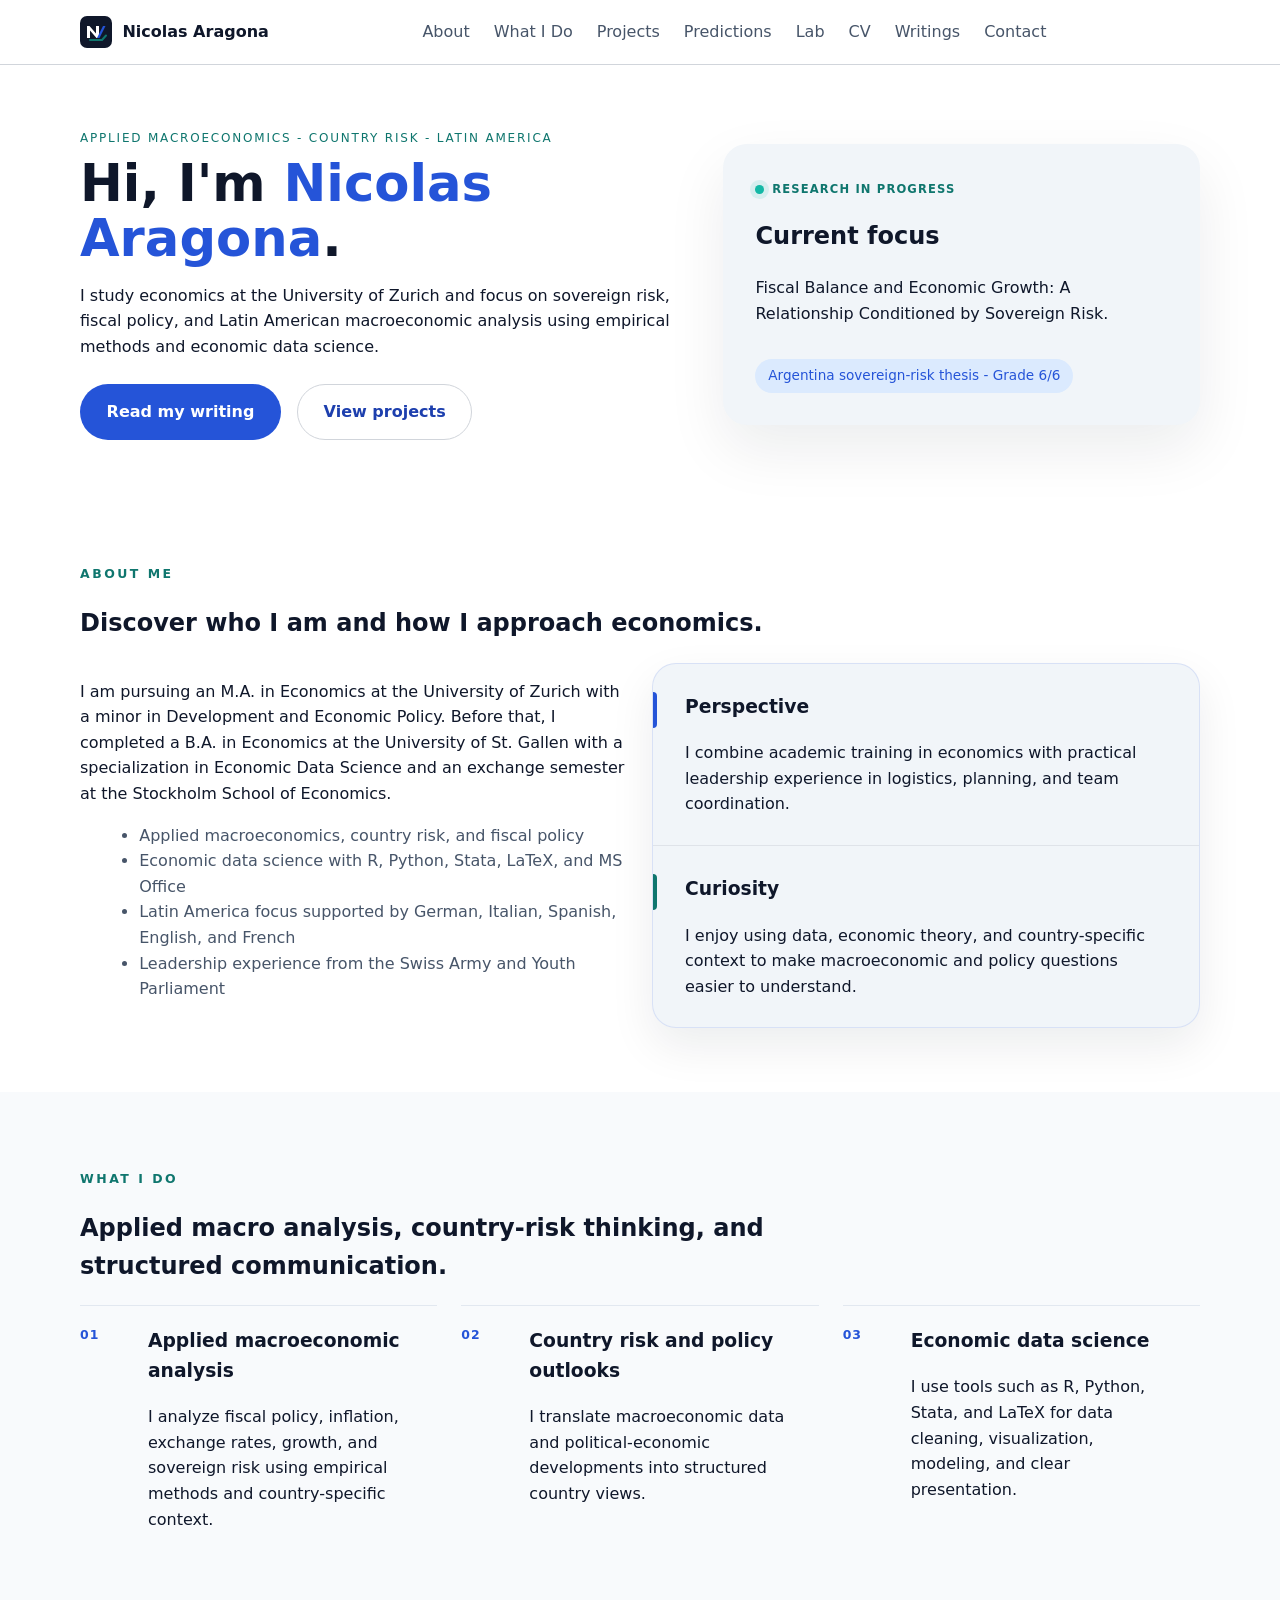
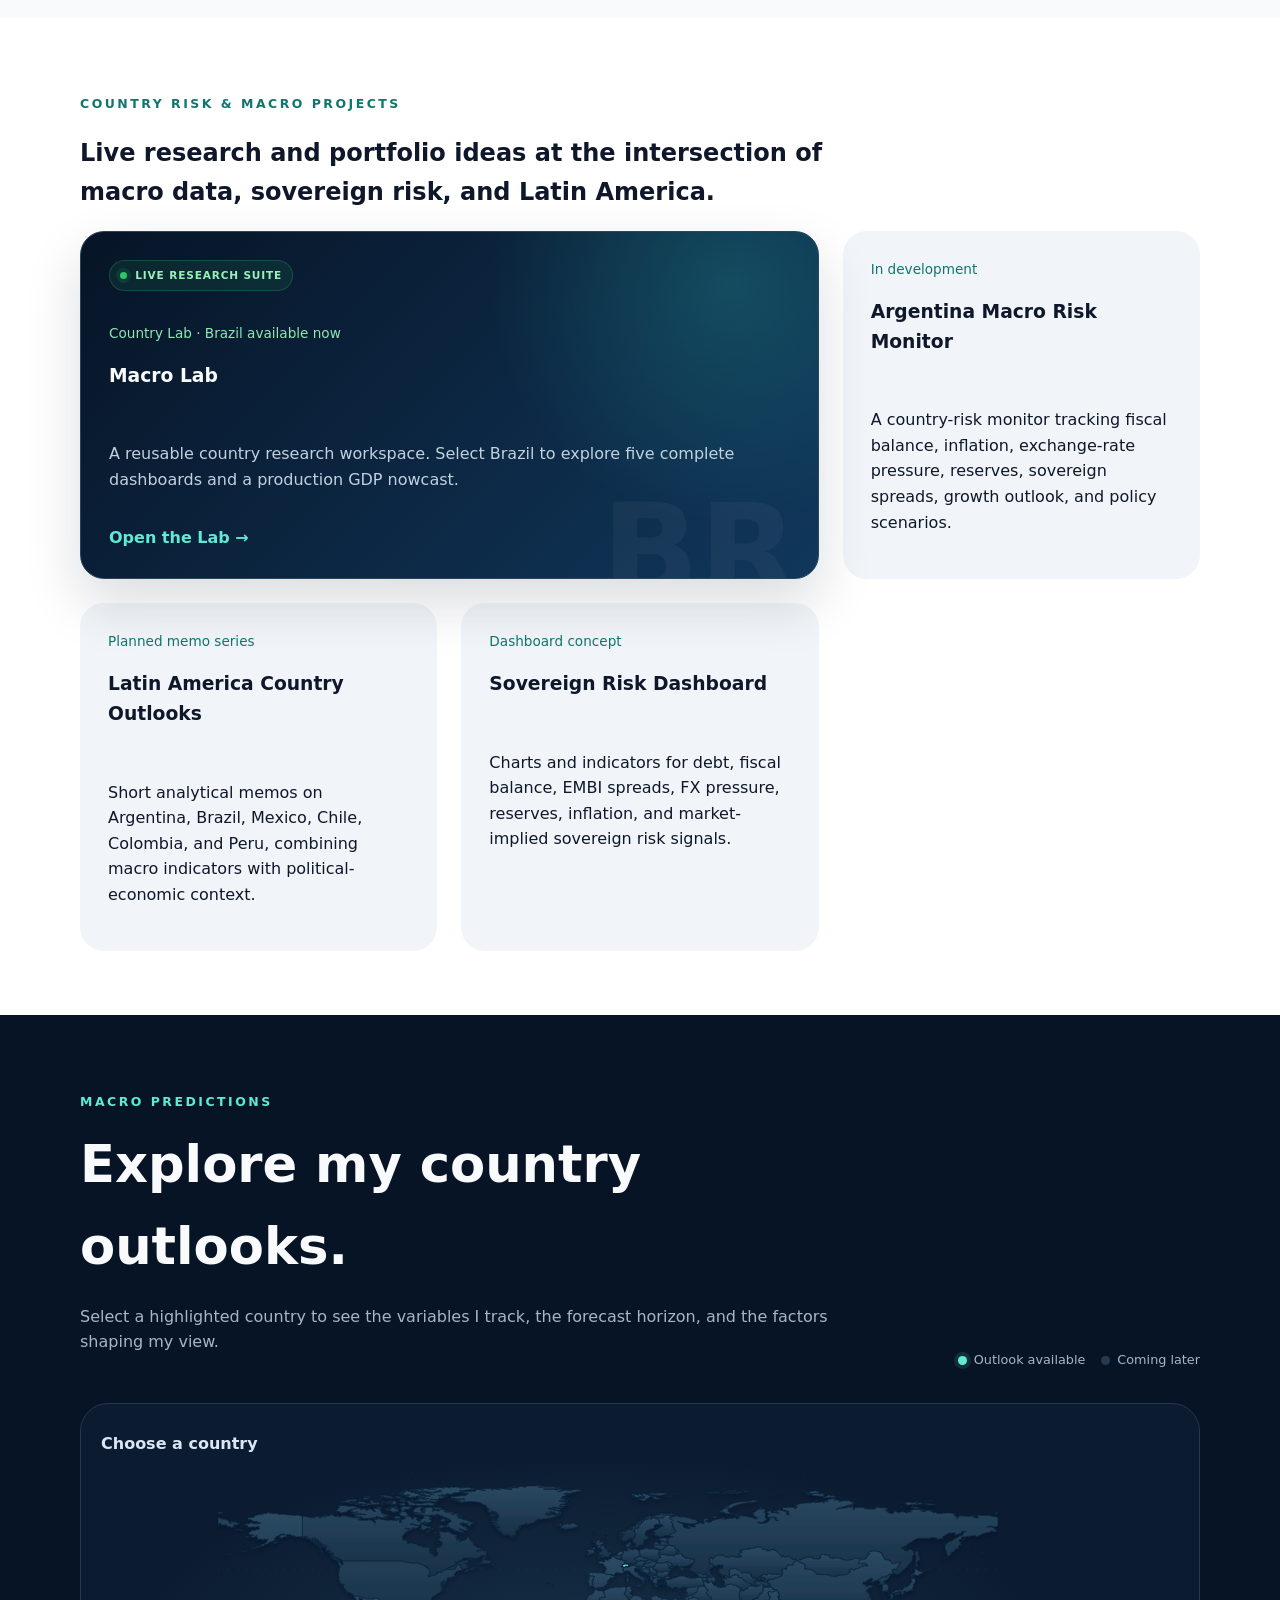
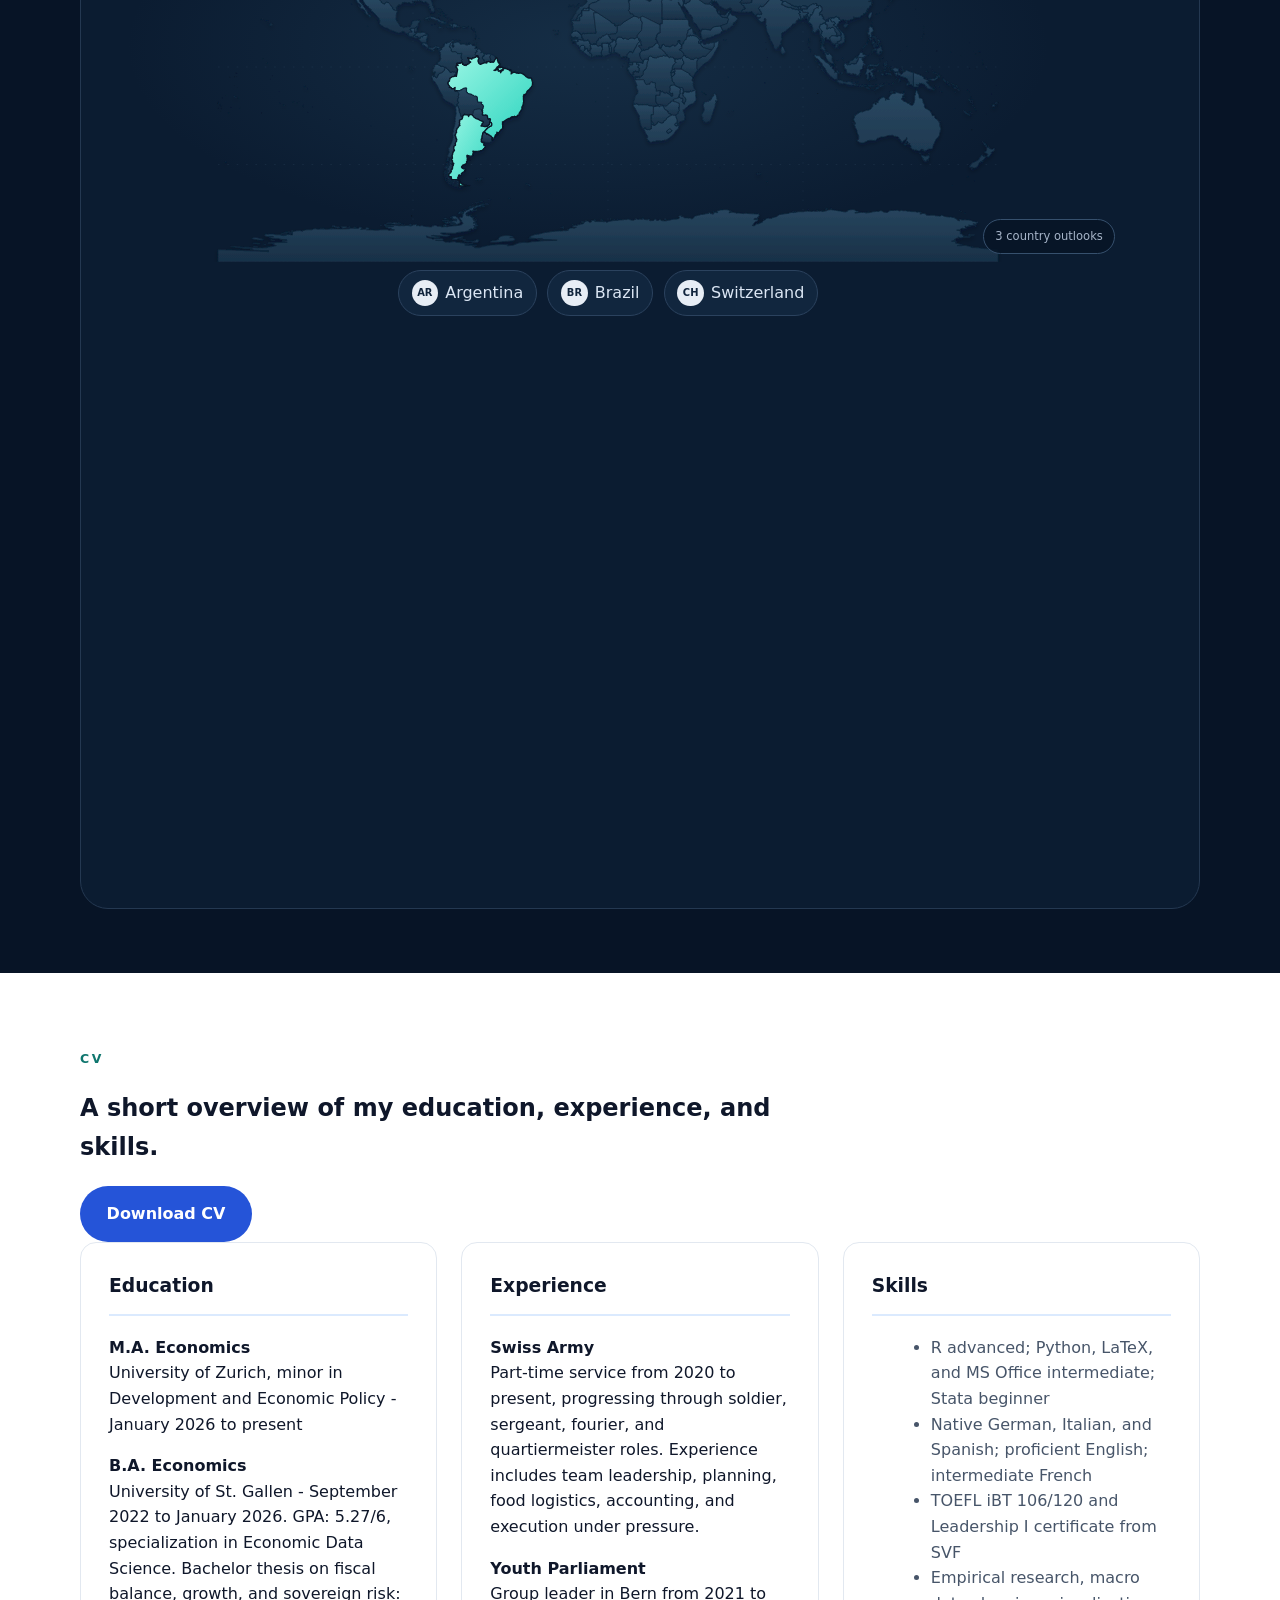
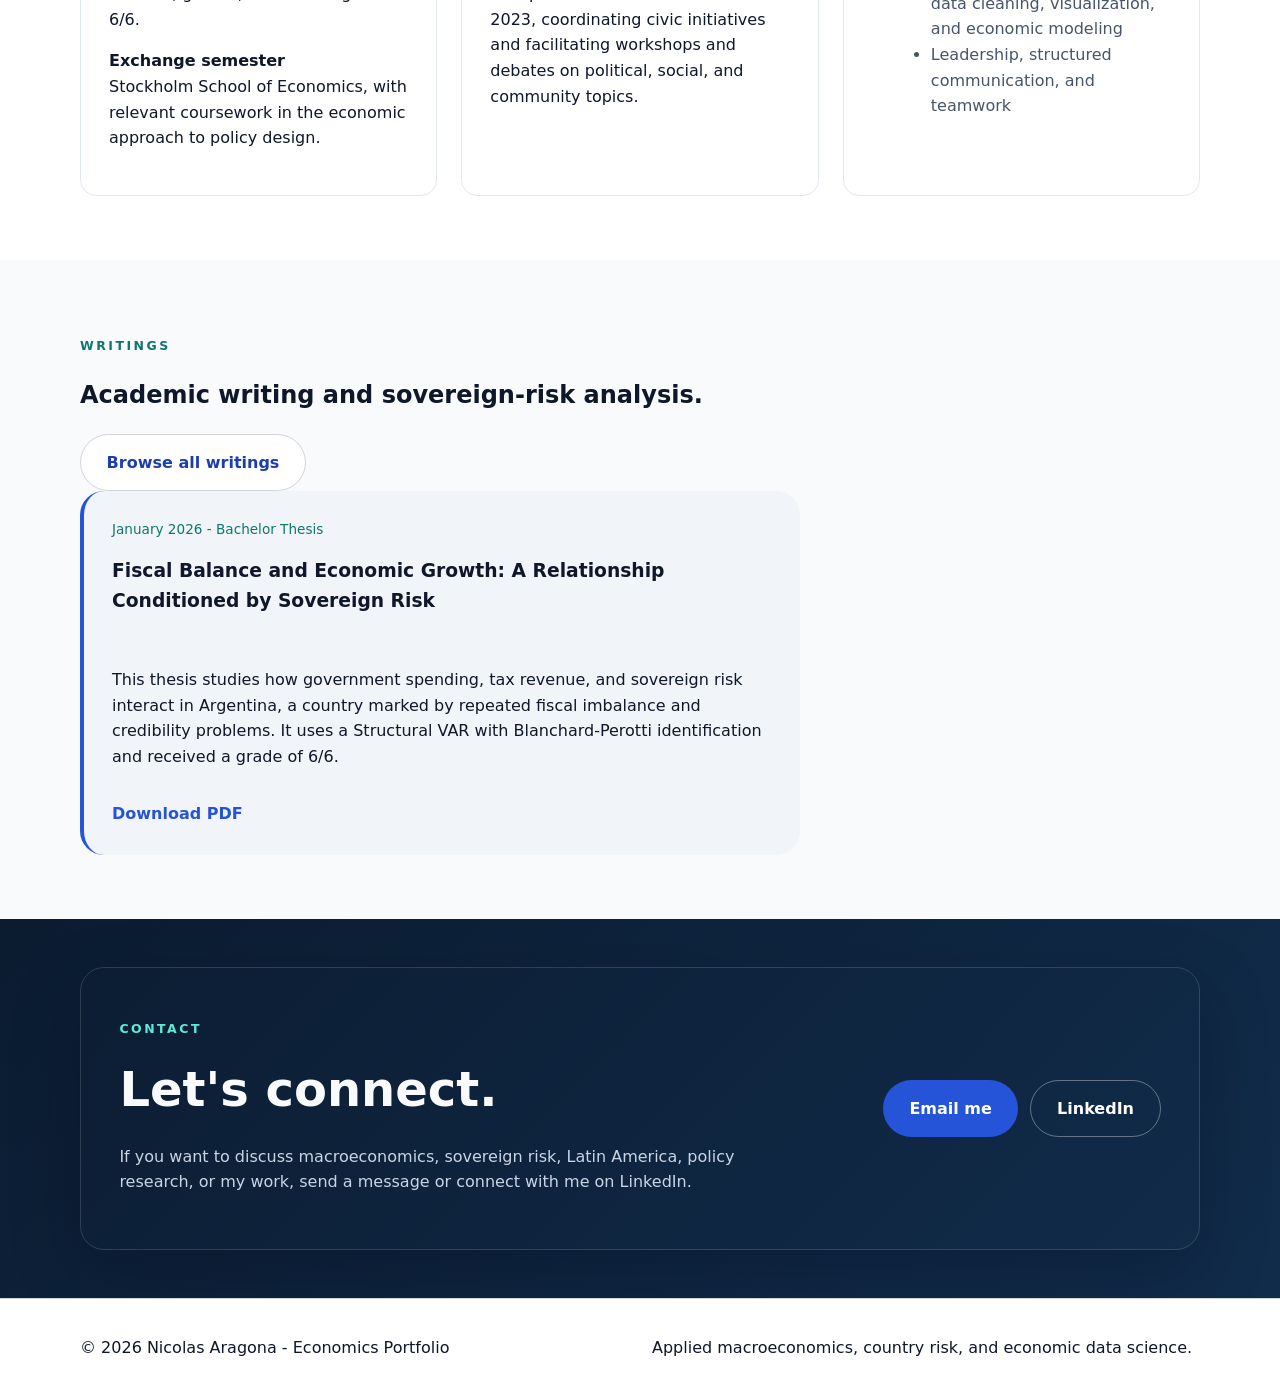
<file: index.html>
<!DOCTYPE html>
<html lang="en">
<head>
  <!-- Google tag (gtag.js) -->
  <script async src="https://www.googletagmanager.com/gtag/js?id=G-3SRZ9SQS2E"></script>
  <script>
    window.dataLayer = window.dataLayer || [];
    function gtag(){dataLayer.push(arguments);}
    gtag('js', new Date());

    gtag('config', 'G-3SRZ9SQS2E');
  </script>
  <meta charset="UTF-8">
  <meta name="viewport" content="width=device-width, initial-scale=1.0">
  <title>Nicolas Aragona</title>
  <meta name="application-name" content="Nicolas Aragona">
  <meta name="apple-mobile-web-app-title" content="Nicolas Aragona">
  <link rel="icon" href="assets/logo.svg" type="image/svg+xml">
  <link rel="manifest" href="site.webmanifest">
  <link rel="stylesheet" href="styles.css?v=20260901-sa-nsa">
</head>
<body>
  <header class="site-header">
    <div class="container header-inner">
      <a class="logo" href="#home" aria-label="Nicolas Aragona home">
        <img src="assets/logo.svg" alt="" width="32" height="32">
        <span>Nicolas Aragona</span>
      </a>
      <nav class="site-nav" aria-label="Primary navigation">
        <a href="#about">About</a>
        <a href="#work">What I Do</a>
        <a href="#projects">Projects</a>
        <a href="#predictions">Predictions</a>
        <a href="lab/?country=brazil">Lab</a>
        <a href="#cv">CV</a>
        <a href="#writings">Writings</a>
        <a href="#contact">Contact</a>
      </nav>
      <button class="menu-toggle" aria-label="Open navigation">Menu</button>
    </div>
  </header>

  <main>
    <section id="home" class="hero-section">
      <div class="container hero-grid">
        <div>
          <p class="eyebrow">Applied macroeconomics - Country risk - Latin America</p>
          <h1>Hi, I'm <span>Nicolas Aragona</span>.</h1>
          <p>I study economics at the University of Zurich and focus on sovereign risk, fiscal policy, and Latin American macroeconomic analysis using empirical methods and economic data science.</p>
          <div class="hero-actions">
            <a class="button primary" href="#writings">Read my writing</a>
            <a class="button secondary" href="#projects">View projects</a>
          </div>
        </div>
        <div class="hero-card">
          <div class="focus-status"><span></span>Research in progress</div>
          <h2>Current focus</h2>
          <p>Fiscal Balance and Economic Growth: A Relationship Conditioned by Sovereign Risk.</p>
          <span class="tag">Argentina sovereign-risk thesis - Grade 6/6</span>
        </div>
      </div>
    </section>

    <section id="about" class="section">
      <div class="container">
        <div class="section-heading">
          <p class="section-label">About me</p>
          <h2>Discover who I am and how I approach economics.</h2>
        </div>
        <div class="content-grid">
          <div>
            <p>I am pursuing an M.A. in Economics at the University of Zurich with a minor in Development and Economic Policy. Before that, I completed a B.A. in Economics at the University of St. Gallen with a specialization in Economic Data Science and an exchange semester at the Stockholm School of Economics.</p>
            <ul>
              <li>Applied macroeconomics, country risk, and fiscal policy</li>
              <li>Economic data science with R, Python, Stata, LaTeX, and MS Office</li>
              <li>Latin America focus supported by German, Italian, Spanish, English, and French</li>
              <li>Leadership experience from the Swiss Army and Youth Parliament</li>
            </ul>
          </div>
          <div class="about-highlights">
            <article>
              <h3>Perspective</h3>
              <p>I combine academic training in economics with practical leadership experience in logistics, planning, and team coordination.</p>
            </article>
            <article>
              <h3>Curiosity</h3>
              <p>I enjoy using data, economic theory, and country-specific context to make macroeconomic and policy questions easier to understand.</p>
            </article>
          </div>
        </div>
      </div>
    </section>

    <section id="work" class="section alt-bg">
      <div class="container">
        <div class="section-heading">
          <p class="section-label">What I do</p>
          <h2>Applied macro analysis, country-risk thinking, and structured communication.</h2>
        </div>
        <div class="feature-grid">
          <article>
            <h3>Applied macroeconomic analysis</h3>
            <p>I analyze fiscal policy, inflation, exchange rates, growth, and sovereign risk using empirical methods and country-specific context.</p>
          </article>
          <article>
            <h3>Country risk and policy outlooks</h3>
            <p>I translate macroeconomic data and political-economic developments into structured country views.</p>
          </article>
          <article>
            <h3>Economic data science</h3>
            <p>I use tools such as R, Python, Stata, and LaTeX for data cleaning, visualization, modeling, and clear presentation.</p>
          </article>
        </div>
      </div>
    </section>

    <section id="projects" class="section">
      <div class="container">
        <div class="section-heading">
          <p class="section-label">Country Risk &amp; Macro Projects</p>
          <h2>Live research and portfolio ideas at the intersection of macro data, sovereign risk, and Latin America.</h2>
        </div>
        <div class="posts-grid">
          <article class="post-card brazil-project-card">
            <div class="project-status"><span></span>Live research suite</div>
            <p class="post-meta">Country Lab · Brazil available now</p>
            <h3>Macro Lab</h3>
            <p>A reusable country research workspace. Select Brazil to explore five complete dashboards and a production GDP nowcast.</p>
            <a href="lab/?country=brazil">Open the Lab <span aria-hidden="true">→</span></a>
          </article>
          <article class="post-card">
            <p class="post-meta">In development</p>
            <h3>Argentina Macro Risk Monitor</h3>
            <p>A country-risk monitor tracking fiscal balance, inflation, exchange-rate pressure, reserves, sovereign spreads, growth outlook, and policy scenarios.</p>
          </article>
          <article class="post-card">
            <p class="post-meta">Planned memo series</p>
            <h3>Latin America Country Outlooks</h3>
            <p>Short analytical memos on Argentina, Brazil, Mexico, Chile, Colombia, and Peru, combining macro indicators with political-economic context.</p>
          </article>
          <article class="post-card">
            <p class="post-meta">Dashboard concept</p>
            <h3>Sovereign Risk Dashboard</h3>
            <p>Charts and indicators for debt, fiscal balance, EMBI spreads, FX pressure, reserves, inflation, and market-implied sovereign risk signals.</p>
          </article>
        </div>
      </div>
    </section>

    <section id="predictions" class="section predictions-section">
      <div class="container">
        <div class="predictions-heading">
          <div class="section-heading">
            <p class="section-label">Macro predictions</p>
            <h2>Explore my country outlooks.</h2>
            <p>Select a highlighted country to see the variables I track, the forecast horizon, and the factors shaping my view.</p>
          </div>
          <div class="map-legend" aria-label="Map legend">
            <span><i class="legend-dot active"></i>Outlook available</span>
            <span><i class="legend-dot"></i>Coming later</span>
          </div>
        </div>

        <div class="prediction-explorer" data-view="map">
          <div class="map-panel">
            <div class="map-toolbar">
              <p id="map-instruction">Choose a country</p>
              <button class="map-reset" type="button" hidden>Back to world map</button>
            </div>
            <div class="world-map" role="group" aria-labelledby="map-instruction">
              <svg viewBox="0 0 1000 500" role="img" aria-label="Interactive world map with available country outlooks highlighted">
                <defs>
                  <linearGradient id="land-gradient" x1="0" y1="0" x2="0" y2="1">
                    <stop offset="0" stop-color="#2a4962"/>
                    <stop offset="1" stop-color="#183047"/>
                  </linearGradient>
                  <linearGradient id="active-country-gradient" x1="0" y1="0" x2="1" y2="1">
                    <stop offset="0" stop-color="#99f6e4"/>
                    <stop offset="1" stop-color="#2dd4bf"/>
                  </linearGradient>
                  <filter id="land-shadow" x="-10%" y="-10%" width="120%" height="125%">
                    <feDropShadow dx="0" dy="3" stdDeviation="3" flood-color="#020617" flood-opacity=".28"/>
                  </filter>
                </defs>
                <g class="map-grid" aria-hidden="true">
                  <path d="M0 125h1000M0 250h1000M0 375h1000M250 0v500M500 0v500M750 0v500"/>
                </g>
                <g class="map-countries" aria-label="Country boundaries" filter="url(#land-shadow)"></g>
              </svg>
              <p class="map-loading">Loading geographic boundaries…</p>
              <div class="map-callout">3 country outlooks</div>
            </div>
            <div class="country-quick-list" aria-label="Countries with available outlooks">
              <button type="button" data-country="argentina"><span class="flag">AR</span>Argentina</button>
              <button type="button" data-country="brazil"><span class="flag">BR</span>Brazil</button>
              <button type="button" data-country="switzerland"><span class="flag">CH</span>Switzerland</button>
            </div>
          </div>

          <aside class="prediction-detail" aria-live="polite">
            <div class="country-title">
              <div class="country-code">AR</div>
              <div><p>Country outlook</p><h3>Argentina</h3></div>
            </div>
            <p class="sample-notice">Preview data — final forecasts will be published here.</p>
            <label class="variable-label" for="prediction-variable">Variable</label>
            <select id="prediction-variable"></select>
            <div class="model-control" id="model-control" hidden>
              <div class="model-control-heading">
                <label for="prediction-model">Forecast model</label>
                <small id="model-description"></small>
              </div>
              <select id="prediction-model"></select>
            </div>
            <div class="forecast-card">
              <div><span id="forecast-value-label">Forecast</span><strong id="forecast-value">—</strong></div>
              <div id="forecast-secondary-cell" hidden><span id="forecast-secondary-label">Year on year</span><strong id="forecast-secondary-value">—</strong></div>
              <div id="forecast-horizon-cell"><span>Horizon</span><strong id="forecast-horizon">—</strong></div>
              <p id="forecast-summary"></p>
            </div>
            <div class="forecast-chart" id="forecast-chart" aria-label="Real GDP growth history and forecast chart"></div>
            <div class="release-row">
              <span>Next update</span><strong id="next-release">To be announced</strong>
            </div>
            <div class="factors-block">
              <p>Factors to watch</p>
              <ul id="forecast-factors"></ul>
            </div>
            <div class="methodology-card">
              <div>
                <span>Technical documentation</span>
                <strong id="methodology-title">Methodology coming soon</strong>
              </div>
              <a id="methodology-download" class="methodology-download" href="#" aria-disabled="true">Coming soon</a>
            </div>
            <div class="country-research-card" id="country-research-card" hidden>
              <div>
                <span>Complete country workspace</span>
                <strong>5 complete dashboards + GDP nowcast</strong>
              </div>
              <a href="lab/?country=brazil">Open Brazil in the Lab <span aria-hidden="true">→</span></a>
            </div>
            <p class="method-note">Forecasts are personal research views, not investment advice.</p>
          </aside>
        </div>
      </div>
    </section>

    <section id="cv" class="section">
      <div class="container">
        <div class="section-heading">
          <p class="section-label">CV</p>
          <h2>A short overview of my education, experience, and skills.</h2>
          <a class="button primary" href="cv/CV.pdf" download>Download CV</a>
        </div>
        <div class="cv-grid">
          <div>
            <h3>Education</h3>
            <p><strong>M.A. Economics</strong><br>University of Zurich, minor in Development and Economic Policy - January 2026 to present</p>
            <p><strong>B.A. Economics</strong><br>University of St. Gallen - September 2022 to January 2026. GPA: 5.27/6, specialization in Economic Data Science. Bachelor thesis on fiscal balance, growth, and sovereign risk: 6/6.</p>
            <p><strong>Exchange semester</strong><br>Stockholm School of Economics, with relevant coursework in the economic approach to policy design.</p>
          </div>
          <div>
            <h3>Experience</h3>
            <p><strong>Swiss Army</strong><br>Part-time service from 2020 to present, progressing through soldier, sergeant, fourier, and quartiermeister roles. Experience includes team leadership, planning, food logistics, accounting, and execution under pressure.</p>
            <p><strong>Youth Parliament</strong><br>Group leader in Bern from 2021 to 2023, coordinating civic initiatives and facilitating workshops and debates on political, social, and community topics.</p>
          </div>
          <div>
            <h3>Skills</h3>
            <ul>
              <li>R advanced; Python, LaTeX, and MS Office intermediate; Stata beginner</li>
              <li>Native German, Italian, and Spanish; proficient English; intermediate French</li>
              <li>TOEFL iBT 106/120 and Leadership I certificate from SVF</li>
              <li>Empirical research, macro data cleaning, visualization, and economic modeling</li>
              <li>Leadership, structured communication, and teamwork</li>
            </ul>
          </div>
        </div>
      </div>
    </section>

    <section id="writings" class="section alt-bg">
      <div class="container">
        <div class="section-heading">
          <p class="section-label">Writings</p>
          <h2>Academic writing and sovereign-risk analysis.</h2>
          <a class="button secondary" href="writings/" target="_blank">Browse all writings</a>
        </div>
        <div class="posts-grid featured-writing">
          <article class="post-card">
            <p class="post-meta">January 2026 - Bachelor Thesis</p>
            <h3>Fiscal Balance and Economic Growth: A Relationship Conditioned by Sovereign Risk</h3>
            <p>This thesis studies how government spending, tax revenue, and sovereign risk interact in Argentina, a country marked by repeated fiscal imbalance and credibility problems. It uses a Structural VAR with Blanchard-Perotti identification and received a grade of 6/6.</p>
            <a href="writings/Thesis.pdf" download>Download PDF</a>
          </article>
        </div>
      </div>
    </section>

    <section id="contact" class="section contact-section">
      <div class="container contact-card">
        <div>
          <p class="section-label">Contact</p>
          <h2>Let's connect.</h2>
          <p>If you want to discuss macroeconomics, sovereign risk, Latin America, policy research, or my work, send a message or connect with me on LinkedIn.</p>
        </div>
        <div class="contact-actions">
          <a class="button primary" href="mailto:nic.aragona@gmail.com">Email me</a>
          <a class="button secondary" href="https://www.linkedin.com/in/nicolas-aragona-31657618a" target="_blank" rel="noopener">LinkedIn</a>
        </div>
      </div>
    </section>
  </main>

  <footer class="site-footer">
    <div class="container footer-inner">
      <p>&copy; 2026 Nicolas Aragona - Economics Portfolio</p>
      <p>Applied macroeconomics, country risk, and economic data science.</p>
     </div>
  </footer>

  <script src="script.js?v=20260904-two-quarters-v2"></script>
</body>
</html>
</file>
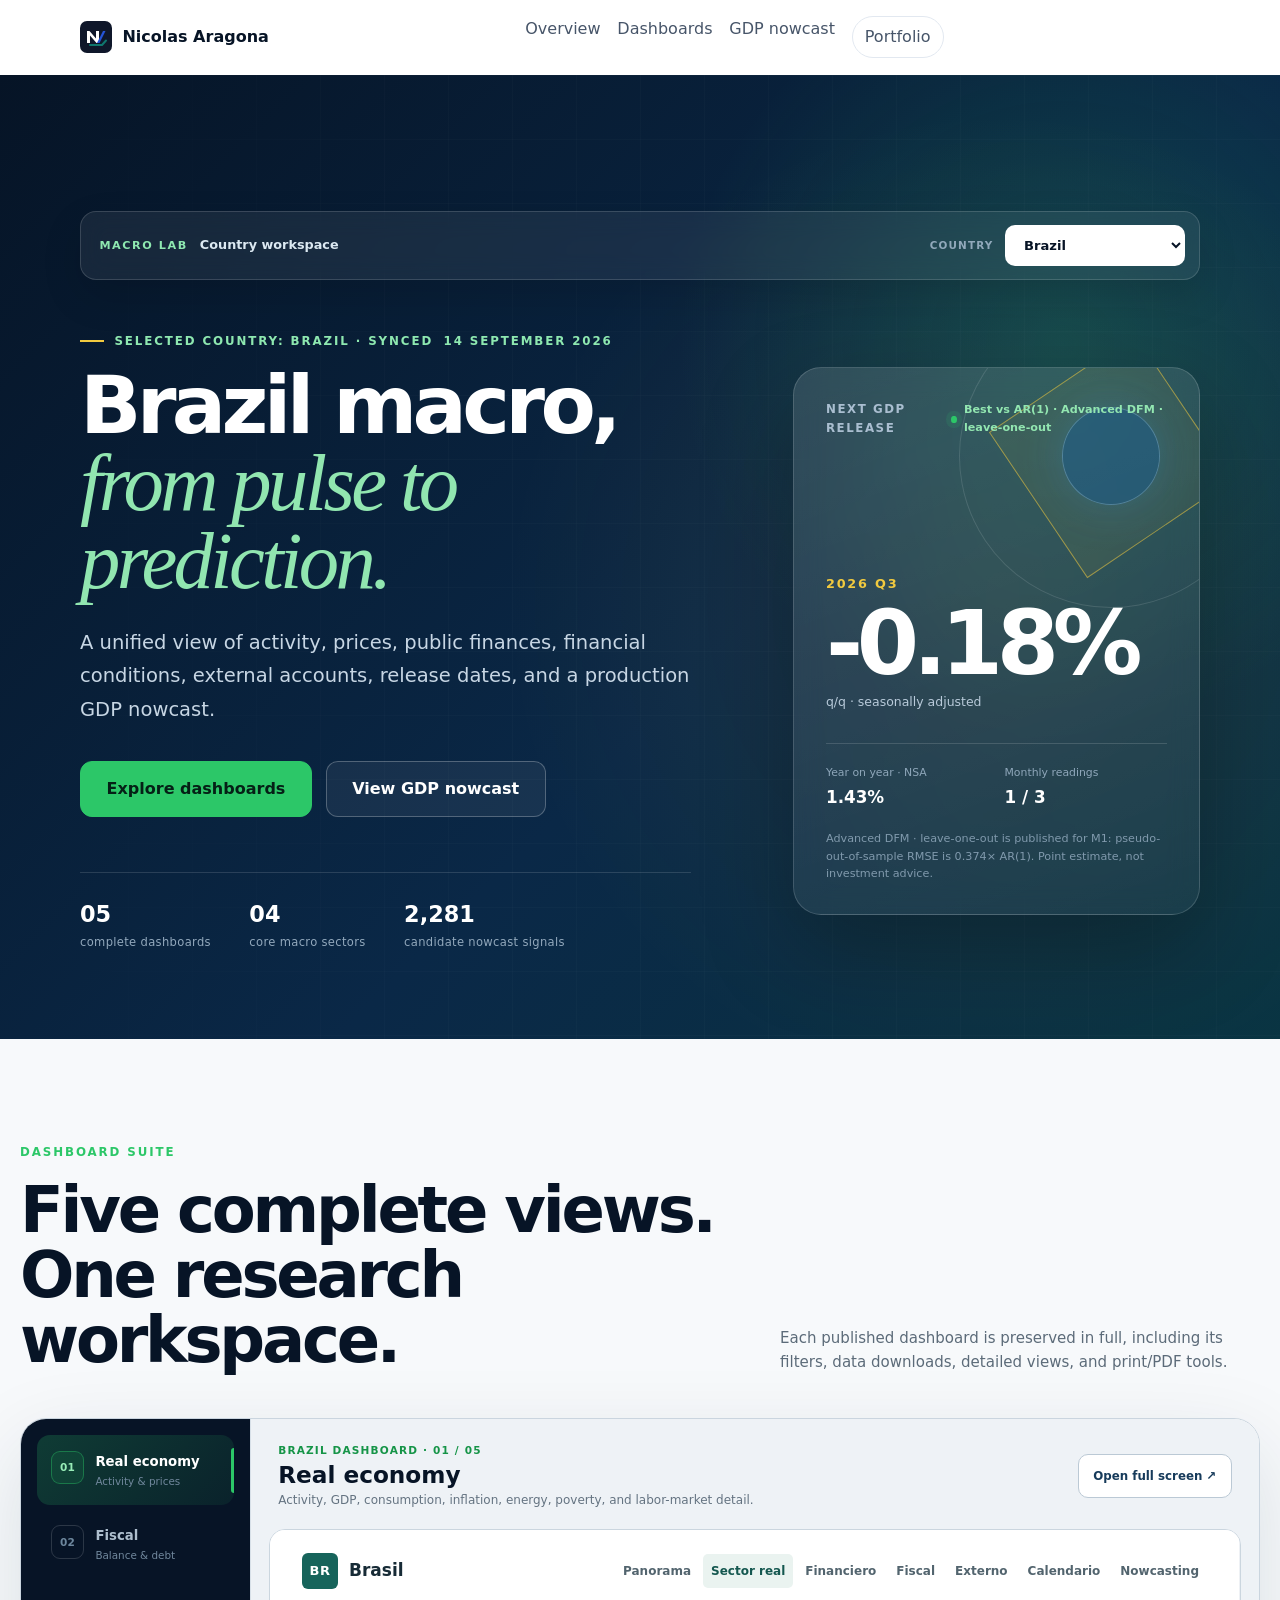
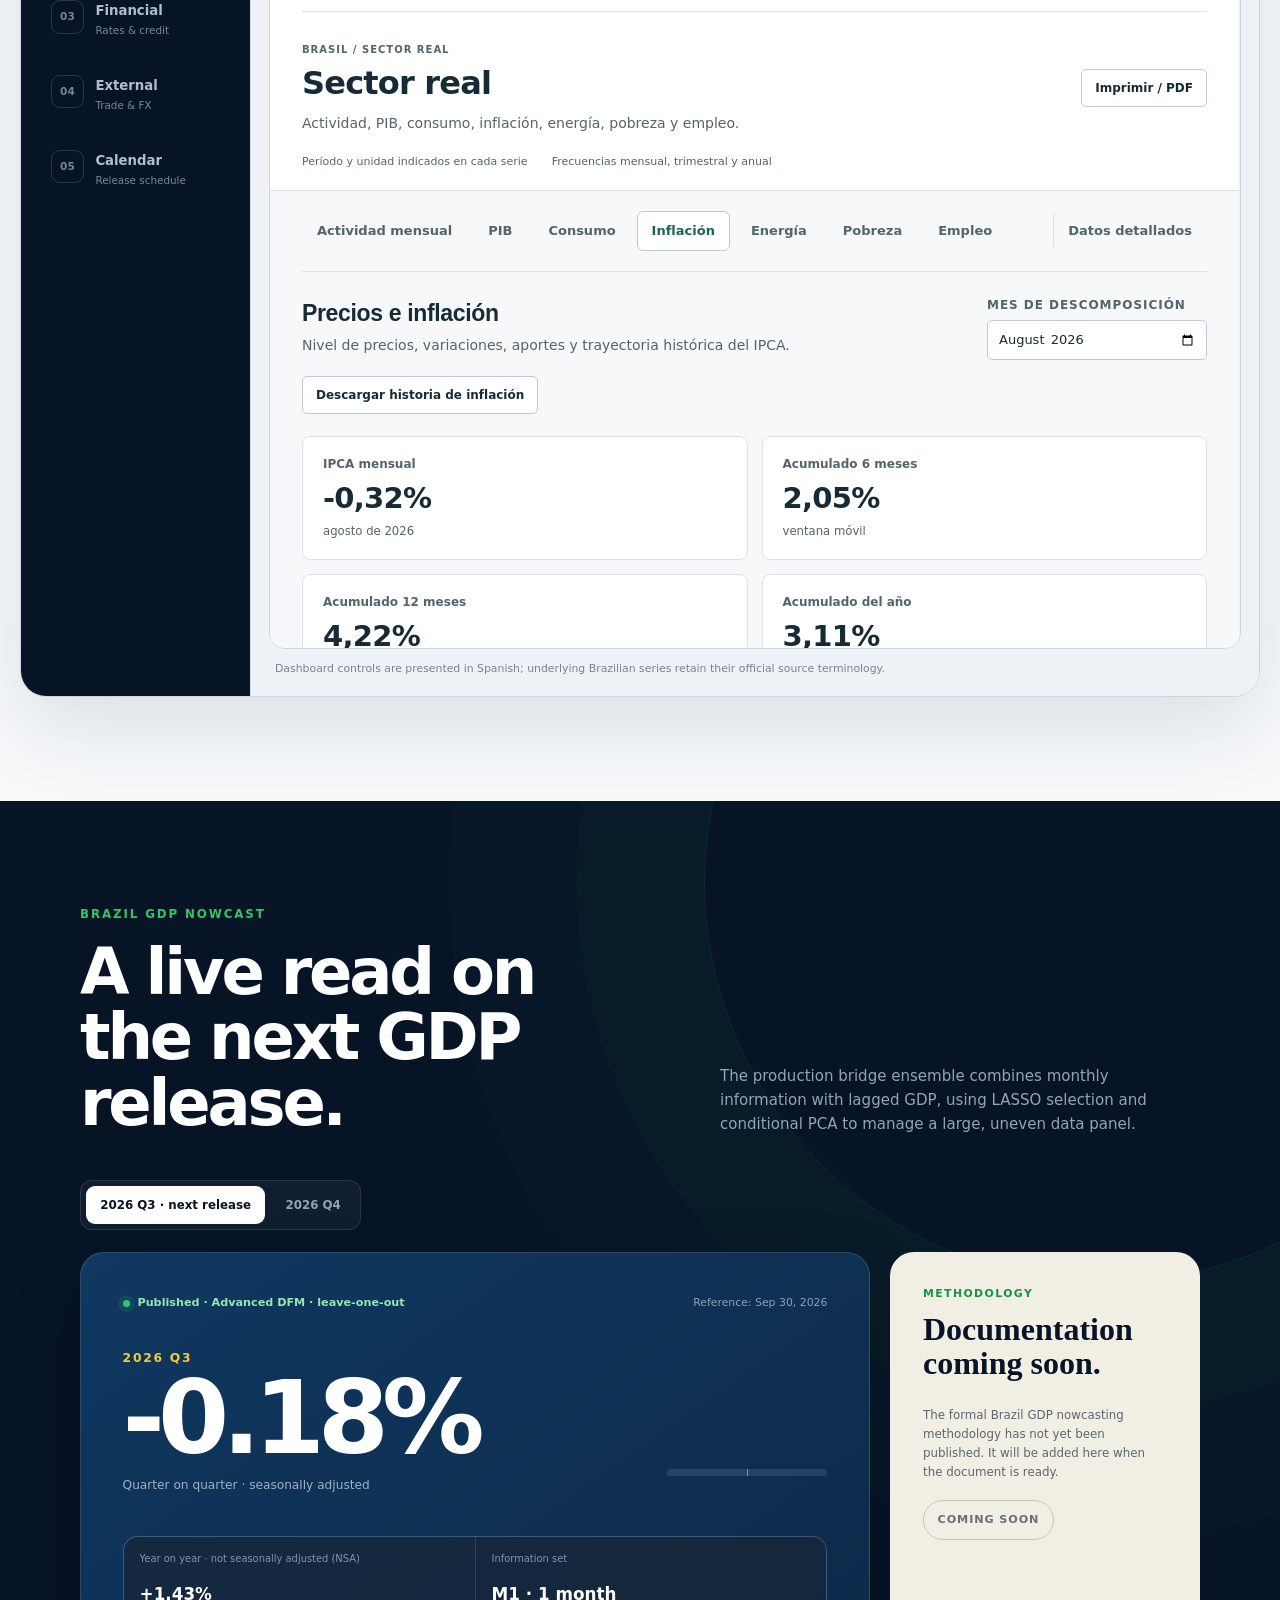
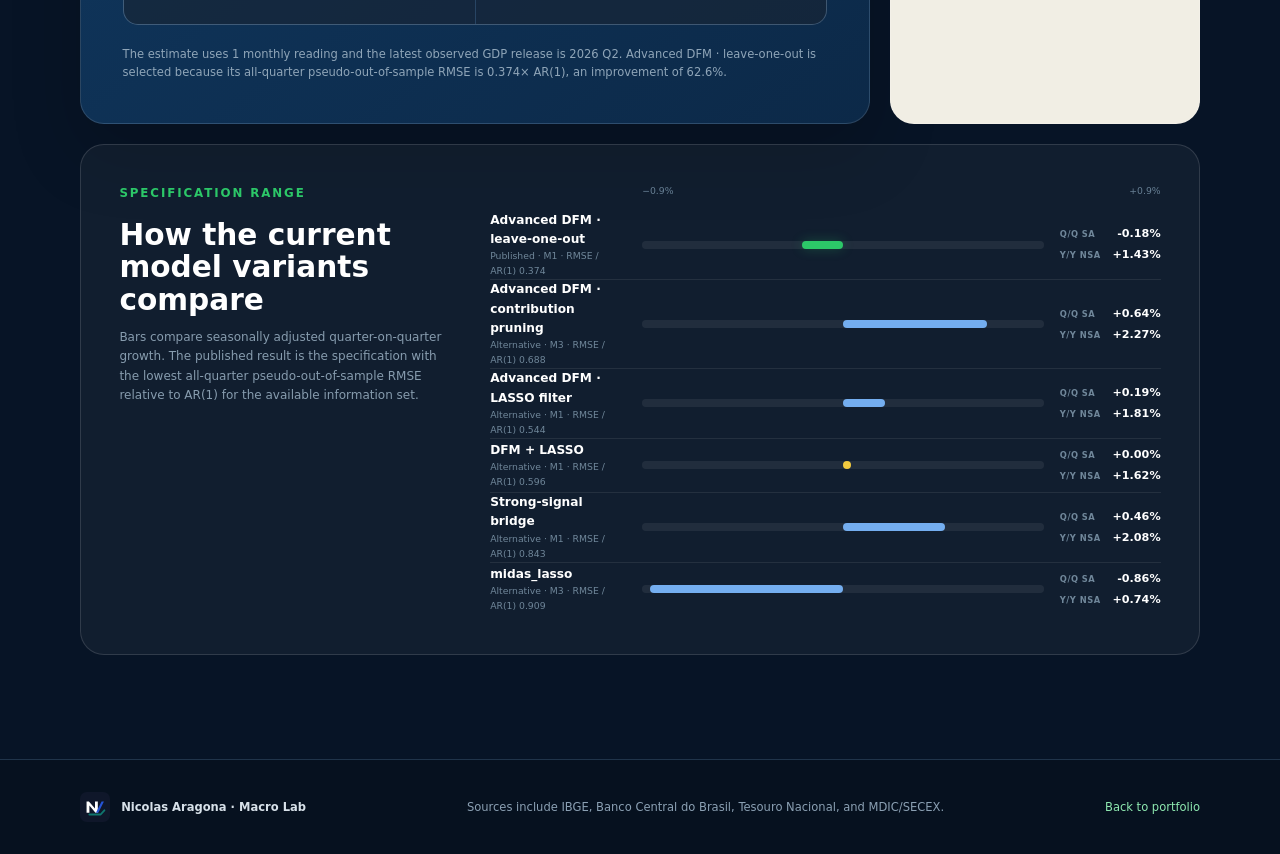
<file: brazil/index.html>
<!DOCTYPE html>
<html lang="en">
<head>
  <meta charset="UTF-8">
  <meta name="viewport" content="width=device-width, initial-scale=1.0">
  <meta http-equiv="refresh" content="0; url=../lab/?country=brazil">
  <link rel="canonical" href="../lab/?country=brazil">
  <title>Opening Macro Lab · Brazil</title>
</head>
<body>
  <p>Brazil has moved to the <a href="../lab/?country=brazil">Macro Lab</a>.</p>
  <script>
    const parameters = new URLSearchParams(window.location.search);
    parameters.set('country', 'brazil');
    window.location.replace(`../lab/?${parameters.toString()}${window.location.hash}`);
  </script>
</body>
</html>
</file>
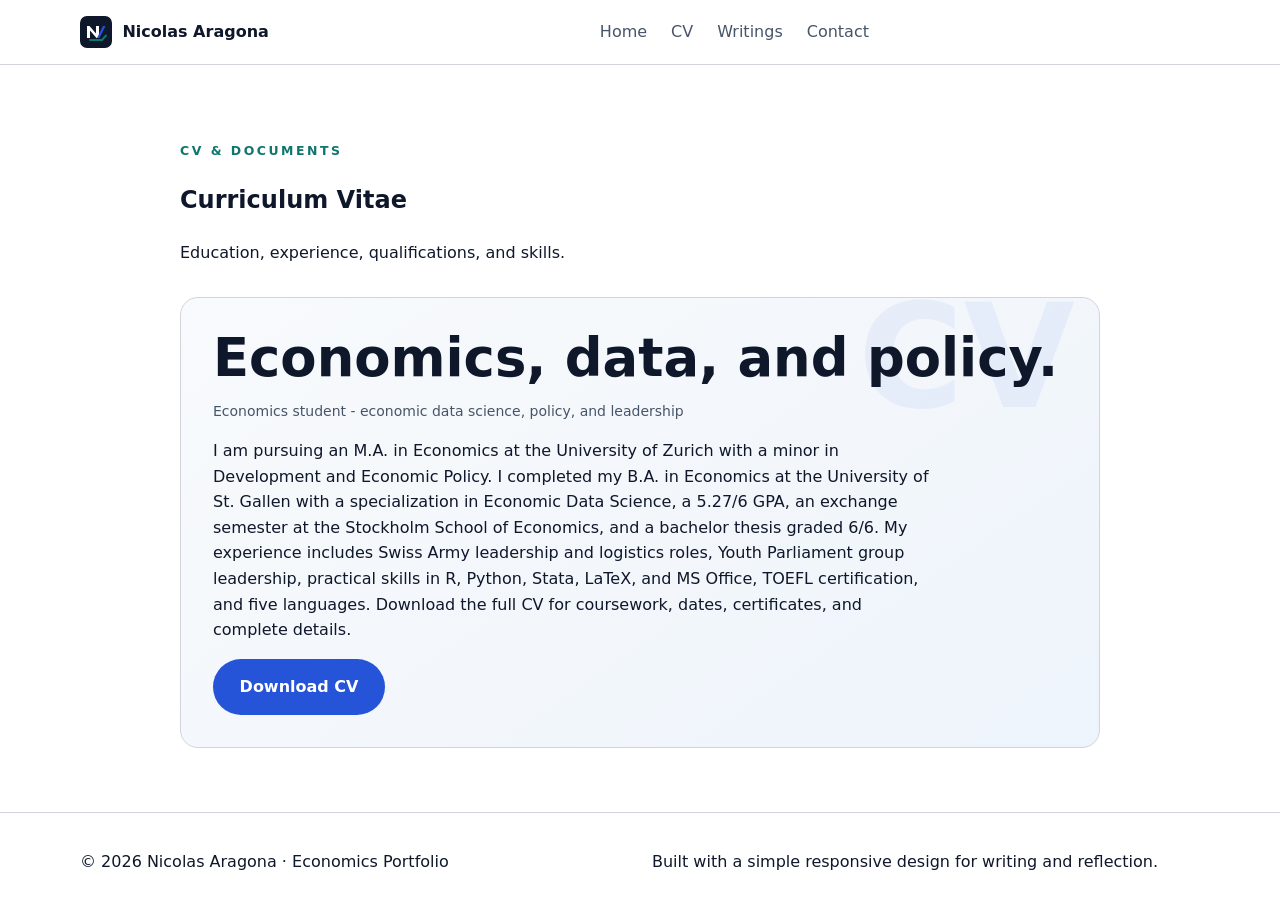
<file: cv/index.html>
<!DOCTYPE html>
<html lang="en">
<head>
  <meta charset="UTF-8">
  <meta name="viewport" content="width=device-width, initial-scale=1.0">
  <title>CV | Nicolas Aragona</title>
  <link rel="stylesheet" href="../styles.css">
  <style>
    .document-shell { max-width: 920px; }
    .cv-card {
      border: 1px solid var(--border);
      padding: 2rem;
      border-radius: 18px;
      background: linear-gradient(145deg, #f8fafc, #eef4fb);
      transition: all 0.3s ease;
    }
    .cv-card:hover {
      box-shadow: 0 4px 12px var(--shadow);
      transform: translateY(-2px);
    }
    .cv-card h3 {
      margin: 0 0 0.5rem 0;
      color: var(--text);
    }
    .cv-meta {
      font-size: 0.875rem;
      color: var(--muted);
      margin-bottom: 1rem;
    }
    .cv-description {
      color: var(--text);
      line-height: 1.6;
      margin: 1rem 0;
    }
    .cv-card { position: relative; overflow: hidden; }
    .cv-card::before { content: "CV"; position: absolute; right: 1.5rem; top: -.8rem; color: rgba(37,84,216,.06); font-size: 9rem; font-weight: 800; line-height: 1; }
    .cv-card > * { position: relative; }
    .cv-card h3 { font-size: clamp(2rem, 5vw, 3.3rem); line-height: 1.05; }
    .cv-description { max-width: 720px; }
    @media (max-width: 680px) { .cv-card { padding: 1.35rem; } .cv-card::before { font-size: 6rem; } }
  </style>
</head>
<body>
  <header class="site-header">
    <div class="container header-inner">
      <a class="logo" href="../index.html"><img src="../assets/logo.svg" alt="" width="32" height="32"><span>Nicolas Aragona</span></a>
      <nav class="site-nav" aria-label="Primary navigation">
        <a href="../index.html">Home</a>
        <a href="../index.html#cv">CV</a>
        <a href="../index.html#writings">Writings</a>
        <a href="../index.html#contact">Contact</a>
      </nav>
    </div>
  </header>

  <main>
    <section class="section">
      <div class="container document-shell">
        <div class="section-heading">
          <p class="section-label">CV & Documents</p>
          <h2>Curriculum Vitae</h2>
          <p>Education, experience, qualifications, and skills.</p>
        </div>
        
        <div style="display: grid; gap: 2rem; margin-top: 2rem;">
          <article class="cv-card">
            <h3>Economics, data, and policy.</h3>
            <p class="cv-meta">Economics student - economic data science, policy, and leadership</p>
            <p class="cv-description">I am pursuing an M.A. in Economics at the University of Zurich with a minor in Development and Economic Policy. I completed my B.A. in Economics at the University of St. Gallen with a specialization in Economic Data Science, a 5.27/6 GPA, an exchange semester at the Stockholm School of Economics, and a bachelor thesis graded 6/6. My experience includes Swiss Army leadership and logistics roles, Youth Parliament group leadership, practical skills in R, Python, Stata, LaTeX, and MS Office, TOEFL certification, and five languages. Download the full CV for coursework, dates, certificates, and complete details.</p>
            <a class="button primary" href="CV.pdf" download>Download CV</a>
          </article>
        </div>
      </div>
    </section>
  </main>

  <footer class="site-footer">
    <div class="container footer-inner">
      <p>© 2026 Nicolas Aragona · Economics Portfolio</p>
      <p>Built with a simple responsive design for writing and reflection.</p>
    </div>
  </footer>
</body>
</html>
</file>
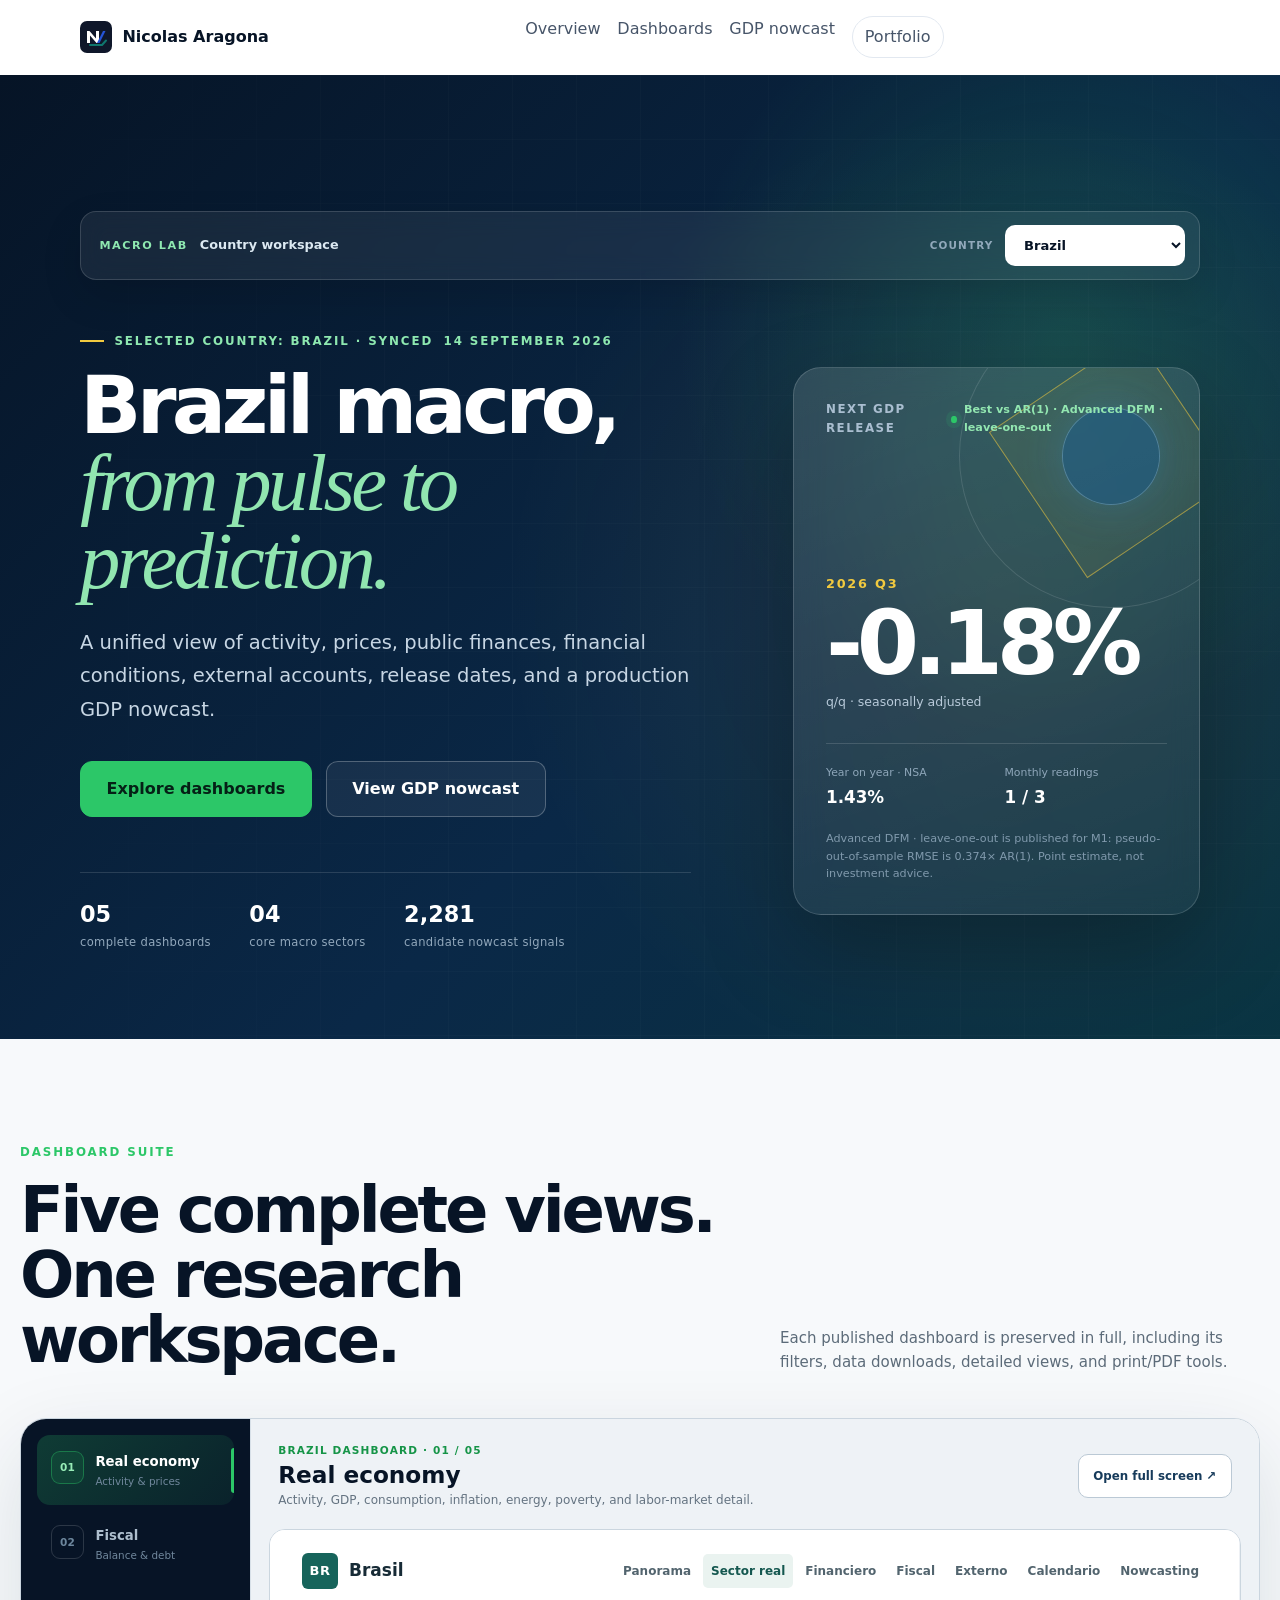
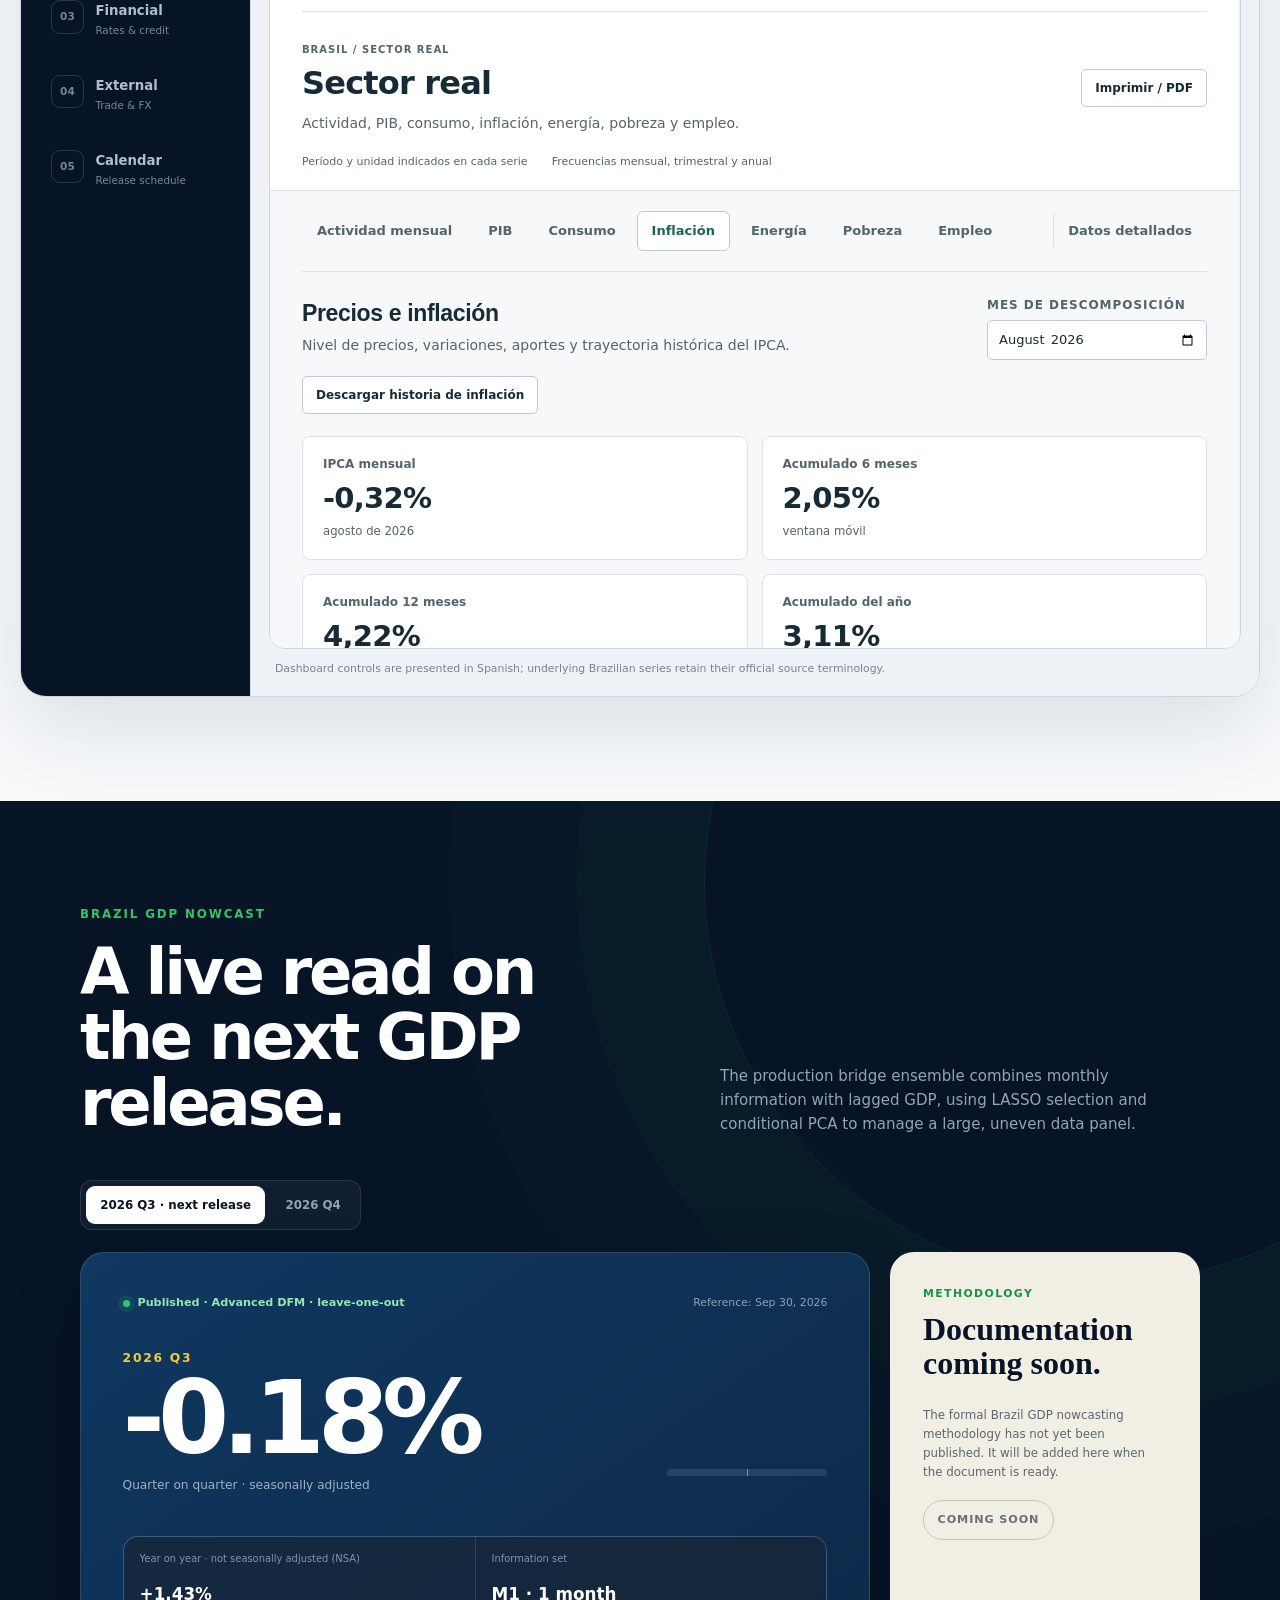
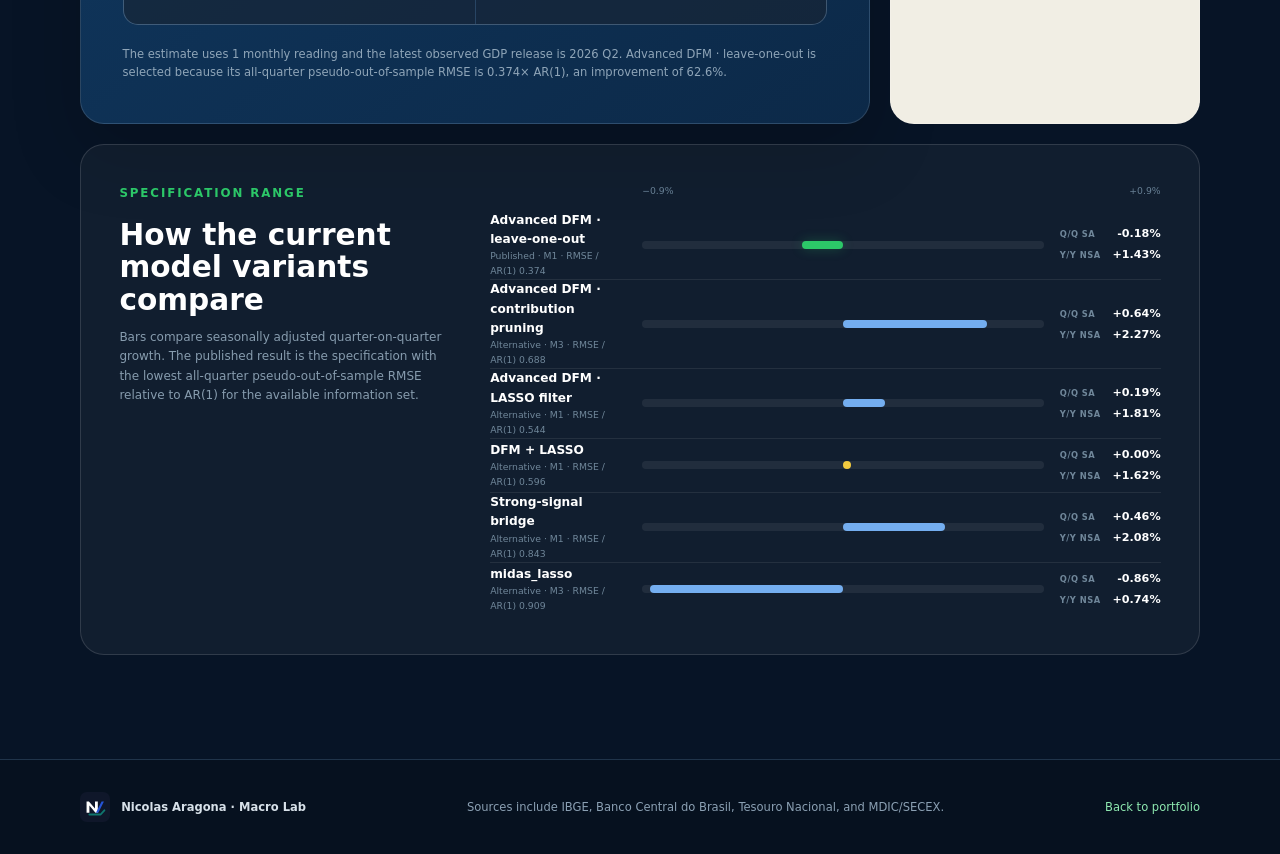
<file: lab/index.html>
<!DOCTYPE html>
<html lang="en">
<head>
  <meta charset="UTF-8">
  <meta name="viewport" content="width=device-width, initial-scale=1.0">
  <meta name="description" content="Nicolas Aragona's country macroeconomic dashboards and GDP nowcasts.">
  <title>Macro Lab · Nicolas Aragona</title>
  <link rel="icon" href="../assets/logo.svg" type="image/svg+xml">
  <link rel="stylesheet" href="../styles.css?v=20260901-brazil">
  <link rel="stylesheet" href="styles.css?v=20260901-no-production-path">
</head>
<body class="brazil-page">
  <header class="site-header brazil-site-header">
    <div class="container header-inner">
      <a class="logo" href="../index.html#home" aria-label="Nicolas Aragona home">
        <img src="../assets/logo.svg" alt="" width="32" height="32">
        <span>Nicolas Aragona</span>
      </a>
      <nav class="site-nav" aria-label="Macro Lab navigation">
        <a href="#overview">Overview</a>
        <a href="#dashboards">Dashboards</a>
        <a href="#nowcast">GDP nowcast</a>
        <a href="../index.html">Portfolio</a>
      </nav>
      <button class="menu-toggle" type="button" aria-label="Open navigation" aria-expanded="false">Menu</button>
    </div>
  </header>

  <main>
    <section class="brazil-hero" id="overview">
      <div class="container lab-country-context">
        <div>
          <span class="lab-context-kicker">Macro Lab</span>
          <strong>Country workspace</strong>
        </div>
        <label class="lab-country-selector" for="lab-country-select">
          <span>Country</span>
          <select id="lab-country-select" aria-label="Select country">
            <option value="brazil">Brazil</option>
          </select>
        </label>
      </div>
      <div class="container brazil-hero-grid">
        <div class="brazil-hero-copy">
          <p class="brazil-eyebrow"><span></span> Selected country: Brazil · Synced <time data-sync-date datetime="2026-08-31">31 August 2026</time></p>
          <h1>Brazil macro,<br><em>from pulse to prediction.</em></h1>
          <p class="brazil-hero-intro">A unified view of activity, prices, public finances, financial conditions, external accounts, release dates, and a production GDP nowcast.</p>
          <div class="brazil-hero-actions">
            <a class="button brazil-primary" href="#dashboards">Explore dashboards</a>
            <a class="button brazil-secondary" href="#nowcast">View GDP nowcast</a>
          </div>
          <div class="brazil-hero-meta" aria-label="Brazil research coverage">
            <div><strong>05</strong><span>complete dashboards</span></div>
            <div><strong>04</strong><span>core macro sectors</span></div>
            <div><strong>2,281</strong><span>candidate nowcast signals</span></div>
          </div>
        </div>

        <aside class="brazil-pulse-card" aria-label="Latest Brazil GDP nowcast">
          <div class="flag-orbit" aria-hidden="true">
            <span class="flag-orbit-ring"></span>
            <span class="flag-orbit-diamond"></span>
            <span class="flag-orbit-core"></span>
          </div>
          <div class="pulse-card-heading">
            <p>Next GDP release</p>
            <span class="live-chip"><i></i><span id="pulse-model-chip">Best vs AR(1)</span></span>
          </div>
          <div class="pulse-period" data-latest-period>2026 Q2</div>
          <div class="pulse-estimate"><strong data-latest-qoq>0.25%</strong><span>q/q · seasonally adjusted</span></div>
          <div class="pulse-secondary">
            <div><span>Year on year · NSA</span><strong data-latest-yoy-nsa>1.25%</strong></div>
            <div><span>Monthly readings</span><strong data-latest-months>3 / 3</strong></div>
          </div>
          <p class="pulse-note" id="pulse-model-note">The published specification is selected by its all-quarter pseudo-out-of-sample RMSE relative to AR(1). Point estimate, not investment advice.</p>
        </aside>
      </div>
    </section>

    <section class="brazil-section dashboard-section" id="dashboards">
      <div class="container brazil-wide-container">
        <div class="brazil-section-heading dashboard-heading">
          <div>
            <p class="brazil-section-label">Dashboard suite</p>
            <h2>Five complete views. One research workspace.</h2>
          </div>
          <p>Each published dashboard is preserved in full, including its filters, data downloads, detailed views, and print/PDF tools.</p>
        </div>

        <div class="dashboard-workspace">
          <nav class="dashboard-rail" aria-label="Choose a Brazil dashboard">
            <button class="dashboard-picker is-active" type="button" data-dashboard="real" data-src="../brazil/dashboards/real-economy.html" data-title="Real economy" data-description="Activity, GDP, consumption, inflation, energy, poverty, and labor-market detail." aria-pressed="true">
              <span class="dashboard-number">01</span>
              <span><strong>Real economy</strong><small>Activity &amp; prices</small></span>
            </button>
            <button class="dashboard-picker" type="button" data-dashboard="fiscal" data-src="../brazil/dashboards/fiscal.html" data-title="Fiscal sector" data-description="Fiscal results, federal spending, debt stocks, flows, and institutional breakdowns." aria-pressed="false">
              <span class="dashboard-number">02</span>
              <span><strong>Fiscal</strong><small>Balance &amp; debt</small></span>
            </button>
            <button class="dashboard-picker" type="button" data-dashboard="financial" data-src="../brazil/dashboards/financial.html" data-title="Financial sector" data-description="Central-bank balance sheet, monetary policy, credit, liquidity, and sovereign risk." aria-pressed="false">
              <span class="dashboard-number">03</span>
              <span><strong>Financial</strong><small>Rates &amp; credit</small></span>
            </button>
            <button class="dashboard-picker" type="button" data-dashboard="external" data-src="../brazil/dashboards/external.html" data-title="External sector" data-description="Trade, partners, products, exchange rates, current account, tariffs, and reserves." aria-pressed="false">
              <span class="dashboard-number">04</span>
              <span><strong>External</strong><small>Trade &amp; FX</small></span>
            </button>
            <button class="dashboard-picker" type="button" data-dashboard="calendar" data-src="../brazil/dashboards/calendar.html" data-title="Release calendar" data-description="Upcoming macroeconomic releases, monthly calendar, and searchable publication catalog." aria-pressed="false">
              <span class="dashboard-number">05</span>
              <span><strong>Calendar</strong><small>Release schedule</small></span>
            </button>
          </nav>

          <div class="dashboard-stage">
            <div class="dashboard-stage-header">
              <div>
                <p>Brazil dashboard · <span id="dashboard-position">01 / 05</span></p>
                <h3 id="dashboard-title">Real economy</h3>
                <span id="dashboard-description">Activity, GDP, consumption, inflation, energy, poverty, and labor-market detail.</span>
              </div>
              <a class="dashboard-open" id="dashboard-open" href="../brazil/dashboards/real-economy.html" target="_blank" rel="noopener">Open full screen <span aria-hidden="true">↗</span></a>
            </div>
            <div class="dashboard-frame-wrap">
              <div class="dashboard-loader" id="dashboard-loader"><span></span>Loading complete dashboard…</div>
              <iframe id="dashboard-frame" src="../brazil/dashboards/real-economy.html" title="Brazil real economy dashboard" loading="eager"></iframe>
            </div>
            <p class="dashboard-language-note">Dashboard controls are presented in Spanish; underlying Brazilian series retain their official source terminology.</p>
          </div>
        </div>
      </div>
    </section>

    <section class="brazil-section nowcast-section" id="nowcast">
      <div class="container">
        <div class="brazil-section-heading nowcast-heading">
          <div>
            <p class="brazil-section-label">Brazil GDP nowcast</p>
            <h2>A live read on the next GDP release.</h2>
          </div>
          <p>The production bridge ensemble combines monthly information with lagged GDP, using LASSO selection and conditional PCA to manage a large, uneven data panel.</p>
        </div>

        <div class="nowcast-period-tabs" id="nowcast-period-tabs" aria-label="GDP nowcast period"></div>

        <div class="nowcast-grid">
          <article class="nowcast-main-card">
            <div class="nowcast-card-topline">
              <span class="nowcast-status"><i></i><span id="nowcast-model-status">Published · best vs AR(1)</span></span>
              <span id="nowcast-reference-date">Reference: 30 Jun 2026</span>
            </div>
            <div class="nowcast-value-row">
              <div>
                <p id="nowcast-period">2026 Q2</p>
                <strong id="nowcast-qoq">+0.25%</strong>
                <span>Quarter on quarter · seasonally adjusted</span>
              </div>
              <div class="nowcast-gauge" aria-hidden="true"><span id="nowcast-gauge-fill"></span></div>
            </div>
            <div class="nowcast-metrics">
              <div><span>Year on year · not seasonally adjusted (NSA)</span><strong id="nowcast-yoy-original">+1.25%</strong></div>
              <div><span>Information set</span><strong id="nowcast-information">M3 · 3 months</strong></div>
            </div>
            <p class="nowcast-context" id="nowcast-context">The estimate uses two monthly readings and the latest observed GDP release from 2026 Q1.</p>
          </article>

          <article class="method-card">
            <div class="method-card-label">Methodology</div>
            <h3>Documentation coming soon.</h3>
            <p>The formal Brazil GDP nowcasting methodology has not yet been published. It will be added here when the document is ready.</p>
            <span class="method-coming-soon">Coming soon</span>
          </article>
        </div>

        <div class="model-comparison-card">
          <div class="comparison-copy">
            <p class="brazil-section-label">Specification range</p>
            <h3>How the current model variants compare</h3>
            <p id="comparison-explanation">Bars compare seasonally adjusted quarter-on-quarter growth. The published result is the specification with the lowest all-quarter pseudo-out-of-sample RMSE relative to AR(1) for the available information set.</p>
          </div>
          <div class="comparison-chart" id="model-comparison-chart" aria-live="polite"></div>
        </div>

      </div>
    </section>

  </main>

  <footer class="brazil-footer">
    <div class="container brazil-footer-inner">
      <div><img src="../assets/logo.svg" alt="" width="30" height="30"><span>Nicolas Aragona · Macro Lab</span></div>
      <p>Sources include IBGE, Banco Central do Brasil, Tesouro Nacional, and MDIC/SECEX.</p>
      <a href="../index.html">Back to portfolio</a>
    </div>
  </footer>

  <script src="script.js?v=20260904-two-quarters-v2"></script>
</body>
</html>
</file>
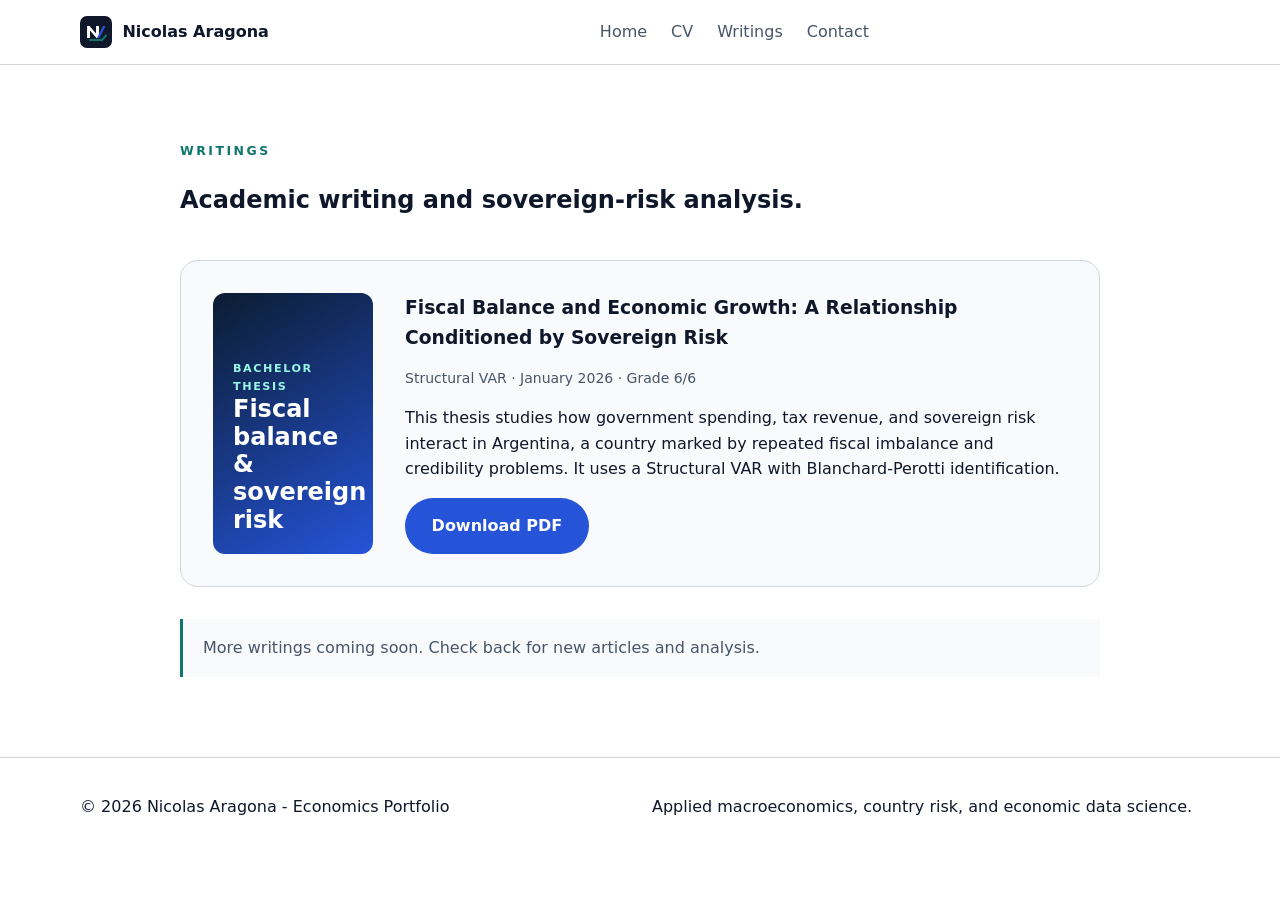
<file: writings/index.html>
<!DOCTYPE html>
<html lang="en">
<head>
  <meta charset="UTF-8">
  <meta name="viewport" content="width=device-width, initial-scale=1.0">
  <title>Writings | Nicolas Aragona</title>
  <link rel="stylesheet" href="../styles.css">
  <style>
    .editorial-shell { max-width: 920px; }
    .writing-intro { max-width: 680px; margin-bottom: 2.5rem; }
    .writing-card {
      display: grid;
      grid-template-columns: 160px 1fr;
      gap: 2rem;
      border: 1px solid var(--border);
      padding: 2rem;
      border-radius: 18px;
      background: var(--bg-soft);
      transition: all 0.3s ease;
    }
    .writing-card:hover {
      box-shadow: 0 4px 12px var(--shadow);
      transform: translateY(-2px);
    }
    .writing-card h3 {
      margin: 0 0 0.5rem 0;
      color: var(--text);
    }
    .writing-meta {
      font-size: 0.875rem;
      color: var(--muted);
      margin-bottom: 1rem;
    }
    .writing-summary {
      color: var(--text);
      line-height: 1.6;
      margin: 1rem 0;
    }
    .thesis-mark { min-height: 210px; display: grid; align-content: end; padding: 1.25rem; color: #fff; background: linear-gradient(150deg, #0b1c31, #2554d8); border-radius: 12px; }
    .thesis-mark span { color: #99f6e4; font-size: .7rem; font-weight: 700; letter-spacing: .14em; text-transform: uppercase; }
    .thesis-mark strong { font-size: 1.5rem; line-height: 1.15; }
    .coming-note { margin-top: 2rem; padding: 1rem 1.25rem; color: var(--muted); background: var(--bg-soft); border-left: 3px solid var(--accent); }
    @media (max-width: 680px) { .writing-card { grid-template-columns: 1fr; padding: 1.25rem; } .thesis-mark { min-height: 150px; } }
  </style>
</head>
<body>
  <header class="site-header">
    <div class="container header-inner">
      <a class="logo" href="../index.html"><img src="../assets/logo.svg" alt="" width="32" height="32"><span>Nicolas Aragona</span></a>
      <nav class="site-nav" aria-label="Primary navigation">
        <a href="../index.html">Home</a>
        <a href="../index.html#cv">CV</a>
        <a href="../index.html#writings">Writings</a>
        <a href="../index.html#contact">Contact</a>
      </nav>
    </div>
  </header>

  <main>
    <section class="section">
      <div class="container editorial-shell">
        <div class="section-heading writing-intro">
          <p class="section-label">Writings</p>
          <h2>Academic writing and sovereign-risk analysis.</h2>
        </div>
        
        <div>
          <article class="writing-card">
            <div class="thesis-mark"><span>Bachelor thesis</span><strong>Fiscal balance &amp; sovereign risk</strong></div>
            <div>
              <h3>Fiscal Balance and Economic Growth: A Relationship Conditioned by Sovereign Risk</h3>
              <p class="writing-meta">Structural VAR · January 2026 · Grade 6/6</p>
              <p class="writing-summary">This thesis studies how government spending, tax revenue, and sovereign risk interact in Argentina, a country marked by repeated fiscal imbalance and credibility problems. It uses a Structural VAR with Blanchard-Perotti identification.</p>
              <a class="button primary" href="Thesis.pdf" download>Download PDF</a>
            </div>
          </article>
        </div>
        
        <p class="coming-note">
          More writings coming soon. Check back for new articles and analysis.
        </p>
      </div>
    </section>
  </main>

  <footer class="site-footer">
    <div class="container footer-inner">
      <p>&copy; 2026 Nicolas Aragona - Economics Portfolio</p>
      <p>Applied macroeconomics, country risk, and economic data science.</p>
    </div>
  </footer>
</body>
</html>
</file>
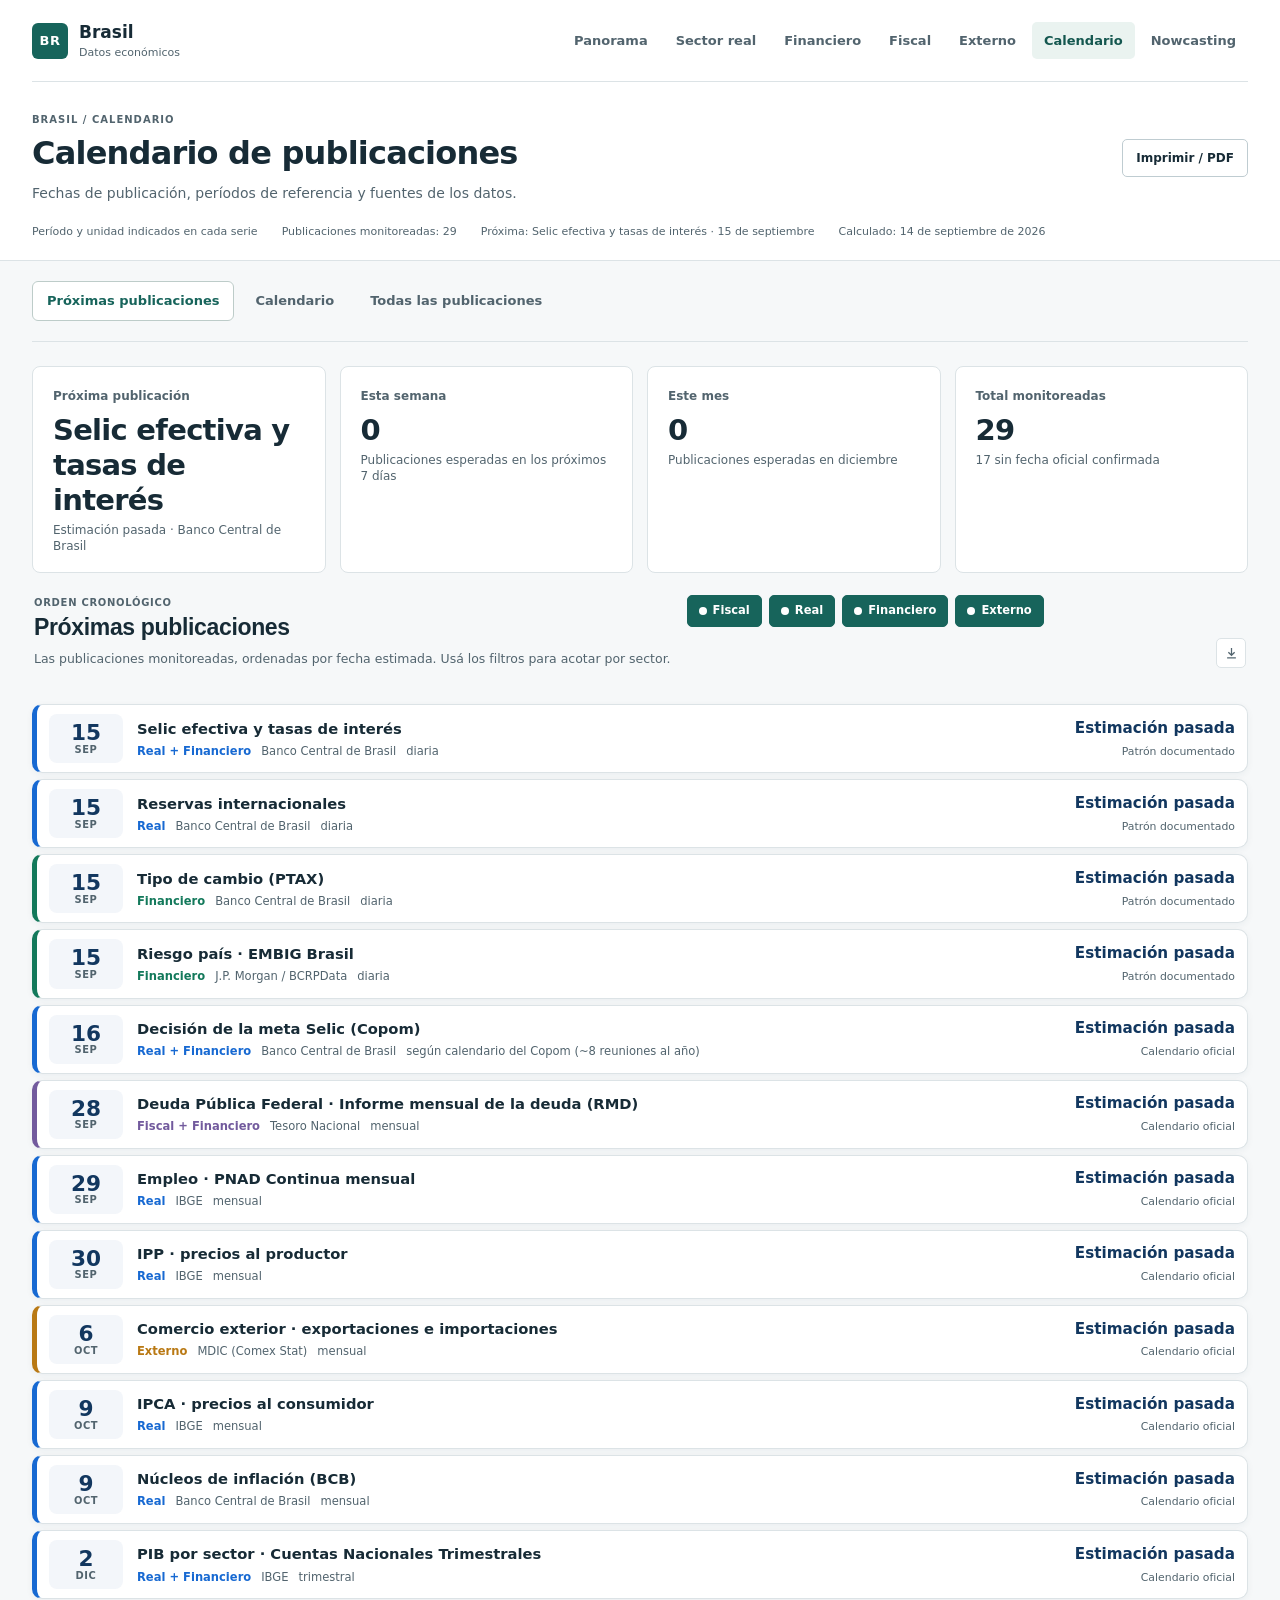
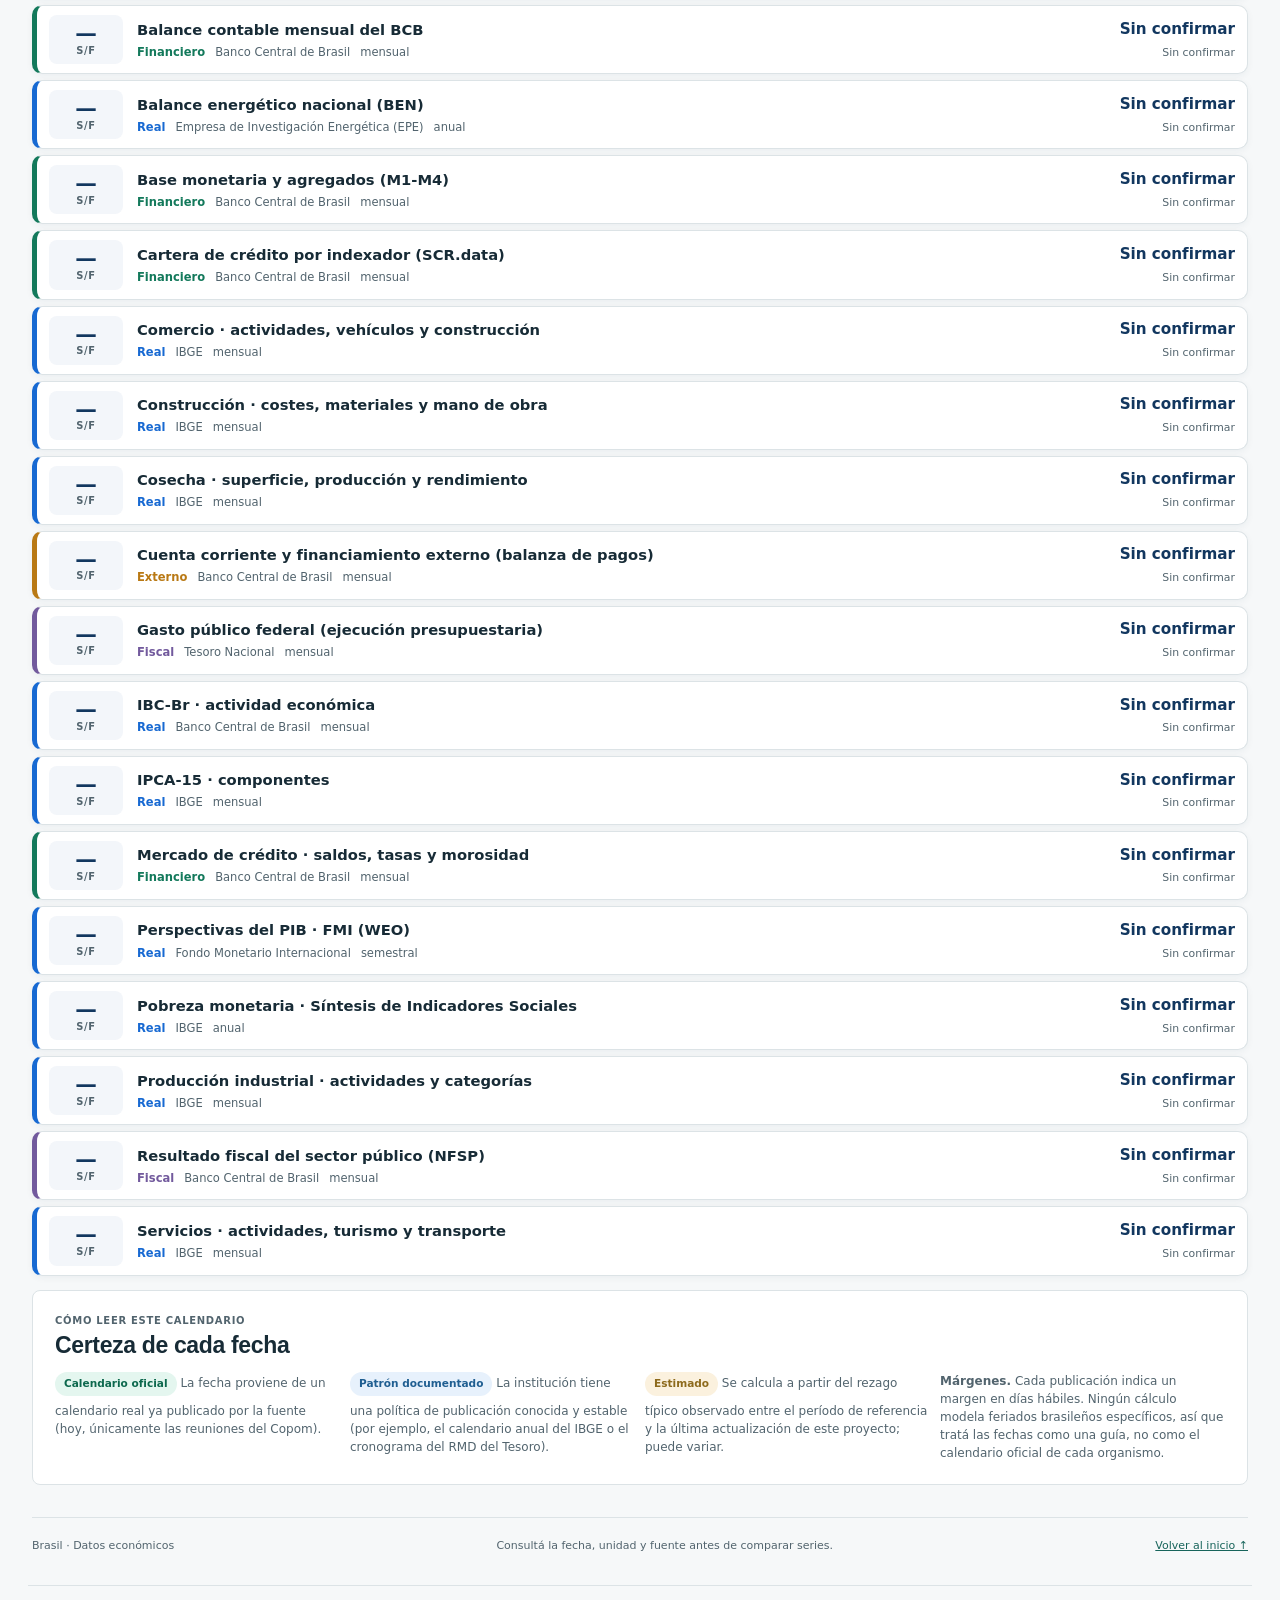
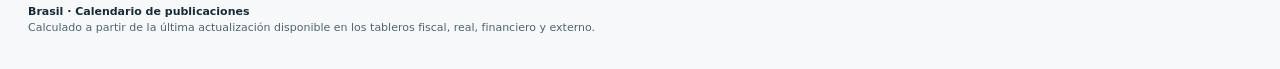
<file: brazil/dashboards/calendar.html>
<!doctype html>
<html lang="es">
  <head>
    <meta charset="utf-8">
    <meta name="viewport" content="width=device-width, initial-scale=1">
    <meta name="description" content="Calendario de publicaciones de los datos oficiales que alimentan los tableros de Brasil: fiscal, real, financiero y externo.">
    <meta name="theme-color" content="#12375f">
    <title>Brasil · Calendario de publicaciones</title>
    <style data-archivo-origen="estilos.css">
:root {
  --azul: #12375f;
  --azul-2: #1769d2;
  --azul-claro: #eaf2fb;
  --verde: #13795b;
  --rojo: #b33d3d;
  --ambar: #b97914;
  --violeta: #725a9d;
  --tinta: #17324d;
  --suave: #64788e;
  --borde: #d7e0ea;
  --papel: #fff;
  --fondo: #f2f5f9;
  --sector-fiscal: var(--violeta);
  --sector-real: var(--azul-2);
  --sector-financiero: var(--verde);
  --sector-externo: var(--ambar);
}

* { box-sizing: border-box; }
html { scroll-behavior: smooth; }
body { margin: 0; color: var(--tinta); background: var(--fondo); font-family: Inter, "Segoe UI", sans-serif; }
button, select, input { font: inherit; }
button { color: inherit; }
.contenido { width: min(calc(100% - 44px), 1440px); margin: auto; padding: 20px 0 38px; }
.aviso-datos { display: none; margin-bottom: 14px; padding: 10px 14px; border: 1px solid #b7cee7; border-radius: 8px; background: #edf5fd; color: #244f7a; }
.aviso-datos--error { display: block; border-color: #edb8b8; background: #fff0f0; color: #812e2e; }
.panel { min-width: 0; background: var(--papel); border: 1px solid var(--borde); border-radius: 10px; box-shadow: 0 2px 8px rgba(24, 52, 84, .07); }

.selector-vista { margin-bottom: 18px; overflow: hidden; }
body .selector-vista .selector-vista__opciones { display: grid; grid-template-columns: repeat(3, minmax(160px, 1fr)); overflow: visible; }
body .selector-vista .opcion-vista { display: grid; grid-template-rows: auto auto; align-content: center; justify-items: start; gap: 3px; min-height: 78px; padding: 12px 18px; text-align: left; background: #fff; border: 0; border-right: 1px solid var(--borde); cursor: pointer; transition: background .15s ease, box-shadow .15s ease; }
.opcion-vista:last-child { border-right: 0; }
.opcion-vista:hover, .opcion-vista:focus-visible { background: #f5f9fd; outline: 0; }
body .selector-vista .opcion-vista--activa,
body .selector-vista .opcion-vista[aria-pressed="true"] { color: var(--azul); background: var(--azul-claro); border-color: var(--borde); box-shadow: inset 0 -4px 0 var(--azul-2); }
body .selector-vista .opcion-vista__kicker { display: flex; align-items: center; gap: 7px; color: #64809a; font-size: .62rem; font-weight: 800; letter-spacing: .1em; text-transform: uppercase; }
body .selector-vista .opcion-vista__kicker b { display: inline-grid; width: 24px; height: 20px; place-items: center; color: #fff; background: #7f96ad; border-radius: 5px; font-size: .62rem; letter-spacing: 0; }
body .selector-vista .opcion-vista__titulo { display: block; margin: 0; color: var(--azul); font-size: .98rem; line-height: 1.15; }
body .selector-vista .opcion-vista--activa .opcion-vista__kicker b,
body .selector-vista .opcion-vista[aria-pressed="true"] .opcion-vista__kicker b { background: var(--azul-2); }
body .selector-vista .opcion-vista small { display: none; }

.vista-dashboard { display: grid; min-width: 0; gap: 16px; margin-bottom: 22px; }
.vista-dashboard--oculta, .vista-dashboard[hidden] { display: none !important; }
.encabezado-vista, .panel__encabezado { display: flex; min-width: 0; align-items: flex-start; justify-content: space-between; gap: 18px; flex-wrap: wrap; }
.encabezado-vista { padding: 4px 2px 0; }
.encabezado-vista h2, .panel__encabezado h3 { margin: 0; color: var(--azul); letter-spacing: -.02em; }
.encabezado-vista h2 { font-size: 1.45rem; }
.panel__encabezado h3 { font-size: 1.02rem; }
.sobrelinea { margin: 0 0 4px; color: #376a9e; font-size: .67rem; font-weight: 800; letter-spacing: .12em; text-transform: uppercase; }
.subtitulo { max-width: 760px; margin: 5px 0 0; overflow-wrap: anywhere; color: var(--suave); font-size: .83rem; line-height: 1.45; }
.etiqueta-periodo { flex: none; padding: 6px 9px; color: #355d84; background: #eef4fa; border-radius: 999px; font-size: .72rem; font-weight: 700; }
.control-select { display: grid; gap: 4px; min-width: 240px; color: var(--suave); font-size: .69rem; font-weight: 700; text-transform: uppercase; letter-spacing: .05em; }
.control-select input { width: 100%; min-height: 36px; padding: 7px 10px; color: var(--tinta); background: #fff; border: 1px solid #bdcbd9; border-radius: 6px; font-size: .78rem; text-transform: none; letter-spacing: 0; }

.rejilla-kpi { display: grid; grid-template-columns: repeat(4, minmax(0, 1fr)); gap: 12px; margin-bottom: 18px; }
.tarjeta-kpi { position: relative; min-height: 118px; padding: 16px; overflow: hidden; background: #fff; border: 1px solid var(--borde); border-radius: 10px; box-shadow: 0 2px 7px rgba(24, 52, 84, .06); }
.tarjeta-kpi::after { content: ""; position: absolute; inset: auto 0 0; height: 4px; background: var(--acento, var(--azul-2)); }
.tarjeta-kpi__titulo { color: var(--suave); font-size: .72rem; font-weight: 750; text-transform: uppercase; letter-spacing: .07em; }
.tarjeta-kpi__valor { display: block; margin: 10px 0 5px; color: var(--azul); font-size: clamp(1.3rem, 2.4vw, 1.8rem); font-weight: 780; line-height: 1.1; }
.tarjeta-kpi__detalle { color: var(--suave); font-size: .73rem; line-height: 1.35; }
.tarjeta-kpi__detalle strong { color: var(--tinta); }
.tarjeta-kpi--violeta { --acento: var(--violeta); }
.tarjeta-kpi--verde { --acento: var(--verde); }
.tarjeta-kpi--ambar { --acento: var(--ambar); }

/* Filtro de sectores (chips reutilizables en la agenda y el catálogo) */
.filtro-sectores { display: flex; flex-wrap: wrap; gap: 7px; }
.filtro-sectores button { display: inline-flex; align-items: center; gap: 6px; min-height: 32px; padding: 6px 11px; color: #4d6881; background: #fff; border: 1px solid var(--borde); border-radius: 999px; font-size: .72rem; font-weight: 700; cursor: pointer; }
.filtro-sectores button i { width: 8px; height: 8px; border-radius: 50%; background: var(--color-sector, #97a9bc); }
.filtro-sectores button[aria-pressed="true"] { color: #fff; background: var(--color-sector, var(--azul-2)); border-color: var(--color-sector, var(--azul-2)); }
.filtro-sectores button[aria-pressed="true"] i { background: #fff; }

/* Línea de tiempo (vista "Próximas") */
.linea-tiempo { display: grid; gap: 10px; margin: 4px 0 0; padding: 0; list-style: none; }
.linea-tiempo__item { position: relative; display: grid; grid-template-columns: 74px 1fr auto; align-items: center; gap: 14px; padding: 13px 16px; background: #fff; border: 1px solid var(--borde); border-left: 5px solid var(--color-sector, var(--azul-2)); border-radius: 10px; box-shadow: 0 2px 7px rgba(24, 52, 84, .05); }
.linea-tiempo__fecha { display: grid; place-items: center; padding: 8px 4px; background: #f3f6fa; border-radius: 8px; text-align: center; line-height: 1.05; }
.linea-tiempo__fecha strong { display: block; color: var(--azul); font-size: 1.35rem; }
.linea-tiempo__fecha span { display: block; color: var(--suave); font-size: .62rem; font-weight: 800; letter-spacing: .06em; text-transform: uppercase; }
.linea-tiempo__cuerpo { min-width: 0; }
.linea-tiempo__nombre { display: block; margin: 0 0 3px; color: var(--tinta); font-size: .92rem; font-weight: 700; }
.linea-tiempo__meta { display: flex; flex-wrap: wrap; gap: 6px 10px; color: var(--suave); font-size: .72rem; }
.linea-tiempo__meta b { color: var(--color-sector, var(--azul-2)); font-weight: 750; }
.linea-tiempo__cuenta { flex: none; text-align: right; }
.linea-tiempo__cuenta strong { display: block; color: var(--azul); font-size: .95rem; }
.linea-tiempo__cuenta small { color: var(--suave); font-size: .68rem; }
.linea-tiempo__item--hoy { background: #fff9ec; border-left-color: var(--ambar); }
.linea-tiempo__vacio { padding: 30px; color: var(--suave); text-align: center; background: #fff; border: 1px dashed var(--borde); border-radius: 10px; }

/* Calendario mensual */
.navegador-mes { display: inline-flex; gap: 6px; padding: 3px; background: #edf3f8; border-radius: 8px; }
.navegador-mes button { min-height: 34px; padding: 6px 12px; color: #496681; background: transparent; border: 0; border-radius: 6px; font-size: .78rem; font-weight: 700; cursor: pointer; }
.navegador-mes button:hover, .navegador-mes button:focus-visible { color: #fff; background: var(--azul-2); outline: 0; }
.panel--calendario { padding: 14px 16px 18px; }
.calendario-grilla__encabezado { display: grid; grid-template-columns: repeat(7, minmax(0, 1fr)); gap: 6px; margin-bottom: 6px; }
.calendario-grilla__encabezado span { padding: 4px 2px; color: var(--suave); font-size: .66rem; font-weight: 800; letter-spacing: .05em; text-align: center; text-transform: uppercase; }
.calendario-grilla { display: grid; grid-template-columns: repeat(7, minmax(0, 1fr)); gap: 6px; }
.calendario-dia { display: flex; flex-direction: column; gap: 4px; min-height: 92px; padding: 7px; background: #f8fafc; border: 1px solid #e4eaf1; border-radius: 8px; text-align: left; cursor: pointer; }
.calendario-dia:hover, .calendario-dia:focus-visible { background: #eef4fa; outline: 0; }
.calendario-dia__numero { color: var(--tinta); font-size: .78rem; font-weight: 700; }
.calendario-dia--fuera-de-mes { background: transparent; border-style: dashed; opacity: .45; cursor: default; }
.calendario-dia--fuera-de-mes:hover { background: transparent; }
.calendario-dia--hoy { border-color: var(--ambar); box-shadow: inset 0 0 0 1px var(--ambar); }
.calendario-dia--hoy .calendario-dia__numero { color: var(--ambar); }
.calendario-dia--seleccionado { border-color: var(--azul-2); box-shadow: inset 0 0 0 2px var(--azul-2); }
.calendario-dia__marcas { display: flex; flex-wrap: wrap; gap: 3px; }
.calendario-dia__marca { display: inline-block; width: 8px; height: 8px; border-radius: 50%; background: var(--color-sector, #97a9bc); }
.calendario-dia__etiqueta { overflow: hidden; color: #4d6881; font-size: .62rem; font-weight: 650; line-height: 1.25; text-overflow: ellipsis; white-space: nowrap; }
.panel--dia-seleccionado { padding: 14px 16px 16px; }
.dia-seleccionado__item { display: flex; align-items: center; gap: 10px; padding: 10px 4px; border-bottom: 1px solid #eef2f6; }
.dia-seleccionado__item:last-child { border-bottom: 0; }
.dia-seleccionado__item i { flex: none; width: 9px; height: 9px; border-radius: 50%; background: var(--color-sector, #97a9bc); }
.dia-seleccionado__item strong { display: block; color: var(--tinta); font-size: .82rem; }
.dia-seleccionado__item small { color: var(--suave); font-size: .71rem; }

/* Catálogo */
.tabla-scroll { min-width: 0; max-width: 100%; overflow: auto; margin-top: 10px; }
.tabla-scroll--ancha { max-width: 100%; }
table { width: 100%; border-collapse: collapse; font-size: .76rem; }
th, td { padding: 9px 10px; text-align: right; border-bottom: 1px solid #e3e9ef; white-space: nowrap; }
th { position: sticky; top: 0; z-index: 1; color: #496681; background: #f1f5f9; font-size: .66rem; letter-spacing: .05em; text-transform: uppercase; }
th:first-child, td:first-child { text-align: left; white-space: normal; }
th:nth-child(2), td:nth-child(2), th:nth-child(3), td:nth-child(3) { text-align: left; }
tbody tr:nth-child(even) td { background: #f7fafc; }
tbody tr:hover td { background: #eef4fa; }
td:first-child small { display: block; margin-top: 3px; color: #71869b; font-size: .63rem; white-space: normal; }
.panel--tabla { padding: 16px; }

.pildora { display: inline-flex; align-items: center; gap: 5px; padding: 4px 9px; border-radius: 999px; font-size: .66rem; font-weight: 750; }
.pildora--oficial { color: #0c684d; background: #e4f6ef; }
.pildora--documentado { color: #1f5e91; background: #e7f1fc; }
.pildora--estimado { color: #8d6a1c; background: #fbf1de; }
.pildora--sinconfirmar { color: #6b7280; background: #eceef1; }

.panel--nota { color: #516b83; background: linear-gradient(145deg, #f8fbfe, #edf4fb); }
.notas-metodologicas { padding: 18px; }
.notas-metodologicas h2 { margin: 0 0 12px; color: var(--azul); font-size: 1.12rem; }
.rejilla-notas { display: grid; grid-template-columns: repeat(4, 1fr); gap: 16px; }
.rejilla-notas p { margin: 0; color: var(--suave); font-size: .75rem; line-height: 1.5; }
.rejilla-notas p strong.pildora { display: inline-flex; margin-bottom: 6px; }

@media (max-width: 1050px) {
  body .selector-vista .selector-vista__opciones { grid-template-columns: repeat(3, 1fr); }
  .rejilla-kpi { grid-template-columns: repeat(2, 1fr); }
  .rejilla-notas { grid-template-columns: repeat(2, 1fr); }
  .linea-tiempo__item { grid-template-columns: 60px 1fr auto; gap: 10px; }
}

@media (max-width: 680px) {
  .contenido { width: min(calc(100% - 24px), 1440px); padding-top: 12px; }
  body .selector-vista .selector-vista__opciones { display: flex; overflow-x: auto; }
  body .selector-vista .opcion-vista { flex: 0 0 155px; min-height: 70px; padding: 10px 12px; }
  .opcion-vista small { display: none; }
  .rejilla-kpi, .rejilla-notas { grid-template-columns: 1fr; }
  .encabezado-vista, .panel__encabezado { align-items: stretch; flex-direction: column; }
  .linea-tiempo__item { grid-template-columns: 1fr; text-align: left; }
  .linea-tiempo__fecha { justify-self: start; }
  .linea-tiempo__cuenta { text-align: left; }
  .calendario-dia { min-height: 64px; }
  .calendario-dia__etiqueta { display: none; }
}

@media print {
  .selector-vista, .cabecera__acciones, .control-select, .navegador-mes, .filtro-sectores, .aviso-datos { display: none !important; }
  .vista-dashboard, .vista-dashboard[hidden] { display: grid !important; break-before: page; }
  .vista-dashboard:first-of-type { break-before: auto; }
  .panel, .tarjeta-kpi { box-shadow: none; break-inside: avoid; }
  .contenido { width: 100%; }
}

/* Densidad compacta para consulta frecuente. */
@media (min-width: 761px) {
  .vista-dashboard {
    gap: 10px;
    margin-bottom: 14px;
  }

  .rejilla-kpi {
    gap: 8px;
  }

  .tarjeta-kpi {
    min-height: 92px;
    padding: 12px;
  }

  .tarjeta-kpi__valor {
    margin: 7px 0 4px;
    font-size: 1.5rem;
  }

  .linea-tiempo {
    gap: 6px;
  }

  .linea-tiempo__item {
    padding: 9px 12px;
  }

  .panel--calendario,
  .panel--tabla,
  .panel--dia-seleccionado,
  .notas-metodologicas {
    padding: 12px;
  }

  .calendario-grilla,
  .calendario-grilla__encabezado {
    gap: 4px;
  }

  .calendario-dia {
    min-height: 76px;
    padding: 6px;
  }

  .rejilla-notas {
    gap: 10px;
  }
}

</style>
    <style data-archivo-origen="plantilla_sector.css">
/*
 * Plantilla visual común para los cuatro tableros sectoriales.
 *
 * Este archivo se copia sin modificaciones dentro de cada publicación. Las
 * hojas `estilos.css` conservan las reglas específicas de cada sector y esta
 * capa final normaliza la estructura, la navegación y los componentes base.
 */
:root {
  --plantilla-fondo: #f2f5f9;
  --plantilla-papel: #ffffff;
  --plantilla-tinta: #16324f;
  --plantilla-suave: #667a91;
  --plantilla-borde: #d5deea;
  --plantilla-azul: #1769d2;
  --plantilla-azul-oscuro: #12375f;
  --plantilla-acento: #f3ca45;
  --plantilla-exito: #69cf91;
  --plantilla-sombra: 0 2px 8px rgba(24, 52, 84, 0.08);
  --plantilla-radio: 9px;
  --plantilla-ancho: 1440px;
}

html,
body {
  overflow-x: hidden;
}

body {
  margin: 0;
  color: var(--plantilla-tinta);
  background: var(--plantilla-fondo);
  font-family: Inter, ui-sans-serif, -apple-system, BlinkMacSystemFont, "Segoe UI", sans-serif;
}

button,
input,
select {
  font: inherit;
}

.salto-contenido {
  position: fixed;
  z-index: 1000;
  top: 8px;
  left: 8px;
  padding: 9px 12px;
  color: #fff;
  background: var(--plantilla-azul);
  border-radius: 6px;
  transform: translateY(-150%);
}

.salto-contenido:focus {
  transform: translateY(0);
}

.cabecera {
  color: #fff;
  background: var(--plantilla-azul-oscuro);
  border: 0;
}

.cabecera__contenido,
.contenido {
  width: min(calc(100% - 56px), var(--plantilla-ancho));
  margin-inline: auto;
}

.cabecera__contenido {
  padding: 16px 0 14px;
}

.cabecera__superior,
.cabecera__titulo,
.cabecera__metadatos,
.cabecera__acciones,
.insignia {
  display: flex;
  align-items: center;
}

.cabecera__superior,
.cabecera__titulo {
  justify-content: space-between;
  gap: 20px;
}

.cabecera__superior {
  margin-bottom: 7px;
}

.cabecera__titulo {
  align-items: flex-end;
}

.cabecera__titulo h1 {
  margin: 0;
  color: #fff;
  font-size: clamp(1.45rem, 2.4vw, 2.05rem);
  line-height: 1.08;
  letter-spacing: -0.035em;
}

.ceja,
.sobrelinea {
  margin: 0 0 4px;
  color: #2e5e91;
  font-size: 0.7rem;
  font-weight: 800;
  letter-spacing: 0.13em;
  text-transform: uppercase;
}

.cabecera .ceja {
  color: #fff;
}

.cabecera .bajada {
  margin: 5px 0 0;
  color: #c8d7e8;
  font-size: 0.92rem;
}

.insignia {
  gap: 8px;
  color: #d8e5f2;
  font-size: 0.78rem;
}

.insignia__punto {
  width: 8px;
  height: 8px;
  border-radius: 50%;
  background: var(--plantilla-exito);
  box-shadow: 0 0 0 4px rgba(105, 207, 145, 0.14);
}

.cabecera__acciones {
  justify-content: flex-end;
  gap: 8px;
  flex-wrap: wrap;
}

.boton-imprimir,
.cabecera .boton,
.cabecera .boton-ficha {
  min-height: 34px;
  padding: 7px 11px;
  color: #fff;
  background: rgba(255, 255, 255, 0.08);
  border: 1px solid rgba(255, 255, 255, 0.28);
  border-radius: 6px;
  cursor: pointer;
}

.boton-imprimir:hover,
.boton-imprimir:focus-visible,
.cabecera .boton:hover,
.cabecera .boton:focus-visible,
.cabecera .boton-ficha:hover,
.cabecera .boton-ficha:focus-visible {
  background: rgba(255, 255, 255, 0.16);
}

.cabecera__metadatos {
  gap: 0;
  flex-wrap: wrap;
  margin-top: 9px;
  color: #c8d7e8;
  font-size: 0.74rem;
}

.cabecera__metadatos span + span::before {
  content: "•";
  padding: 0 9px;
  color: #7898b9;
}

.contenido {
  padding-top: 20px;
  padding-bottom: 28px;
}

body h1,
body h2,
body h3 {
  font-family: Inter, ui-sans-serif, -apple-system, BlinkMacSystemFont, "Segoe UI", sans-serif;
}

:where(.panel, .kpi, .tarjeta-kpi) {
  background: var(--plantilla-papel);
  border-color: var(--plantilla-borde);
  border-radius: var(--plantilla-radio);
  box-shadow: var(--plantilla-sombra);
}

.boton-captura {
  display: inline-flex;
  flex-shrink: 0;
  align-items: center;
  justify-content: center;
  align-self: flex-end;
  margin-left: auto;
  width: 30px;
  height: 30px;
  padding: 0;
  color: var(--plantilla-suave);
  background: var(--plantilla-papel);
  border: 1px solid var(--plantilla-borde);
  border-radius: 7px;
  cursor: pointer;
  transition: color 0.15s, border-color 0.15s, background 0.15s;
}

.boton-captura:hover,
.boton-captura:focus-visible {
  color: var(--plantilla-azul);
  background: #eef4fc;
  border-color: var(--plantilla-azul);
}

.boton-captura:disabled {
  cursor: progress;
  opacity: 0.7;
}

/* Paneles sin una barra de título propia donde anclar el botón -el
   calculador de inflación acumulada, o un artefacto dentro de un panel con
   varios gráficos/tablas sin título local- reciben una franja propia con
   solo el botón, en flujo normal. A diferencia de position:absolute, esto
   nunca puede superponerse al gráfico ni a la tabla: ocupa su propio
   espacio en vez de flotar encima del contenido. grid-column:1/-1 la hace
   ocupar todo el ancho aunque el panel sea una grilla CSS de columnas
   fijas (como .panel--acumulado). */
.captura-franja {
  display: flex;
  justify-content: flex-end;
  grid-column: 1 / -1;
  margin-bottom: 8px;
}

.boton-captura__giro {
  animation: boton-captura-girar 0.8s linear infinite;
}

@keyframes boton-captura-girar {
  to {
    transform: rotate(360deg);
  }
}

.selector-vista,
.controles-vistas {
  margin-bottom: 16px;
  padding: 0;
  overflow: hidden;
  background: #fff;
  border: 1px solid var(--plantilla-borde);
  border-radius: 8px;
  box-shadow: var(--plantilla-sombra);
}

.selector-vista__encabezado,
.selector-vista__estado,
.controles-vistas > div:first-child,
.controles-vistas__atajos {
  display: none;
}

.selector-vista__opciones,
.controles-vistas__opciones {
  display: flex;
  gap: 0;
  justify-content: stretch;
  flex-wrap: nowrap;
  overflow-x: auto;
}

.opcion-vista,
.controles-vistas__opciones label {
  flex: 1 0 145px;
}

.opcion-vista,
.controles-vistas__opciones span {
  display: flex;
  align-items: center;
  justify-content: center;
  width: 100%;
  min-height: 46px;
  padding: 11px 14px;
  color: #5c7189;
  background: #fff;
  border: 0;
  border-right: 1px solid var(--plantilla-borde);
  border-radius: 0;
  box-shadow: none;
  text-align: center;
  cursor: pointer;
}

.opcion-vista__numero,
.opcion-vista small,
.opcion-vista__cobertura,
.controles-vistas__opciones span::before {
  display: none;
}

.opcion-vista--activa,
.opcion-vista[aria-pressed="true"],
.controles-vistas__opciones input:checked + span {
  color: #fff;
  background: var(--plantilla-azul);
  border-color: var(--plantilla-azul);
}

.opcion-vista:disabled {
  color: #8ea0b3;
  background: #f7f9fc;
  cursor: not-allowed;
}

.controles-vistas__opciones input {
  position: absolute;
  width: 1px;
  height: 1px;
  opacity: 0;
}

.opcion-vista:focus-visible,
.controles-vistas__opciones input:focus-visible + span {
  z-index: 1;
  outline: 3px solid rgba(23, 105, 210, 0.3);
  outline-offset: -3px;
}

table thead th {
  color: #fff;
  background: var(--plantilla-azul-oscuro);
  border-color: #244b73;
}

tbody tr:nth-child(even) td {
  background: #f3f6fa;
}

.pie {
  width: min(calc(100% - 56px), var(--plantilla-ancho));
  margin: 0 auto;
  padding: 18px 0 32px;
  color: var(--plantilla-suave);
  border-top: 1px solid var(--plantilla-borde);
  font-size: 0.78rem;
}

.pie strong,
.pie span {
  display: block;
}

.pie strong {
  color: var(--plantilla-tinta);
}

.plantilla-vacia {
  display: grid;
  gap: 14px;
  min-height: 240px;
  place-content: center;
  padding: 34px;
  text-align: center;
}

.plantilla-vacia__icono {
  width: 54px;
  height: 54px;
  margin: 0 auto;
  display: grid;
  place-items: center;
  color: #fff;
  background: var(--plantilla-azul);
  border-radius: 12px;
  font-weight: 900;
}

.plantilla-vacia h2,
.plantilla-vacia p {
  margin: 0;
}

.plantilla-vacia p {
  max-width: 660px;
  color: var(--plantilla-suave);
}

@media (max-width: 760px) {
  .cabecera__contenido,
  .contenido,
  .pie {
    width: min(calc(100% - 32px), var(--plantilla-ancho));
  }

  .cabecera__superior,
  .cabecera__titulo {
    align-items: flex-start;
    flex-direction: column;
  }

  .insignia {
    display: none;
  }

  .cabecera__acciones {
    justify-content: flex-start;
  }
}

@media print {
  body {
    background: #fff;
  }

  .cabecera {
    color: var(--plantilla-tinta);
    background: #fff;
    border-bottom: 2px solid var(--plantilla-azul-oscuro);
  }

  .cabecera__titulo h1,
  .cabecera .ceja {
    color: var(--plantilla-tinta);
  }

  .cabecera .bajada,
  .cabecera__metadatos {
    color: var(--plantilla-suave);
  }

  .insignia,
  .cabecera__acciones,
  .selector-vista,
  .controles-vistas,
  .boton-captura,
  .pie {
    display: none !important;
  }

  .panel,
  .kpi,
  .tarjeta-kpi {
    box-shadow: none;
  }
}

/* Densidad de lectura compartida: conserva la jerarquia visual y reduce vacios. */
@media (min-width: 761px) {
  body .cabecera__contenido {
    padding: 10px 0 9px;
  }

  body .cabecera__superior {
    margin-bottom: 3px;
  }

  body .cabecera__titulo {
    align-items: center;
    gap: 14px;
  }

  body .cabecera__titulo h1 {
    font-size: 1.7rem;
    line-height: 1.08;
  }

  body .cabecera .bajada {
    margin-top: 3px;
    font-size: 0.82rem;
  }

  body .cabecera__metadatos {
    margin-top: 5px;
    padding-top: 0;
    border-top: 0;
    font-size: 0.68rem;
  }

  body .contenido {
    padding-top: 12px;
    padding-bottom: 20px;
  }

  body .selector-vista,
  body .controles-vistas {
    margin-bottom: 10px;
  }

  body .opcion-vista,
  body .controles-vistas__opciones span {
    min-height: 38px;
    padding: 8px 11px;
  }

  body .panel__encabezado,
  body .panel__cabecera,
  body .encabezado-vista {
    gap: 12px;
  }

  body .sobrelinea {
    margin-bottom: 3px;
    font-size: 0.65rem;
  }

  body .subtitulo {
    font-size: 0.78rem;
    line-height: 1.35;
  }

  body .etiqueta-periodo,
  body .unidad-panel,
  body .unidad {
    font-size: 0.7rem;
  }

  body :is(select, input[type="search"], input[type="month"]) {
    min-height: 36px;
  }

  body table th,
  body table td {
    padding-block: 8px;
  }
}

@media (max-width: 760px) {
  .cabecera__contenido,
  .contenido,
  .pie {
    width: min(calc(100% - 24px), var(--plantilla-ancho));
  }

  body .cabecera__contenido {
    padding: 10px 0;
  }

  body .contenido {
    padding-top: 10px;
    padding-bottom: 16px;
  }

  body .selector-vista,
  body .controles-vistas {
    margin-bottom: 10px;
  }
}

</style>
  <!-- DISENO_COMUN_HEAD --><style id="diseno-comun-css">/* Shared visual contract. Series colours retain their existing meaning. */
body[data-diseno-comun] {
  --ui-ink:#172b36; --ui-muted:#52646e; --ui-line:#dce3e6;
  --ui-bg:#f6f8f9; --ui-paper:#fff; --ui-accent:#17645b; --ui-soft:#eaf3f0;
  --plantilla-fondo:var(--ui-bg); --plantilla-papel:var(--ui-paper);
  --plantilla-tinta:var(--ui-ink); --plantilla-suave:var(--ui-muted);
  --plantilla-borde:var(--ui-line); --plantilla-azul:var(--ui-accent);
  --plantilla-azul-oscuro:var(--ui-ink); --plantilla-sombra:none;
  --plantilla-radio:8px; --plantilla-ancho:1440px;
  --bg:var(--ui-bg); --fondo:var(--ui-bg); --ink:var(--ui-ink); --tinta:var(--ui-ink);
  --muted:var(--ui-muted); --suave:var(--ui-muted); --borde:var(--ui-line); --line:var(--ui-line);
  --papel:var(--ui-paper); --papel-elevado:var(--ui-paper); --papel-raya:#f3f6f7;
  --sombra:none; --serif:system-ui,-apple-system,"Segoe UI",sans-serif;
  margin:0; padding:0; background:var(--ui-bg); color:var(--ui-ink);
  font:14px/1.5 system-ui,-apple-system,"Segoe UI",sans-serif;
  -webkit-font-smoothing:antialiased;
}
body[data-diseno-comun] *, body[data-diseno-comun] *::before, body[data-diseno-comun] *::after {box-sizing:border-box}
body[data-diseno-comun] [hidden],body[data-diseno-comun] .ui-group-hidden,body[data-diseno-comun] .vista-dashboard--oculta{display:none!important}
body[data-diseno-comun] .cabecera,body[data-diseno-comun] .hero,body[data-diseno-comun] .pd-jump{display:none!important}
.ui-header{background:#fff;border-bottom:1px solid var(--ui-line);color:var(--ui-ink)}
.ui-masthead,.ui-heading,.ui-metadata,.ui-footer,body[data-diseno-comun] .ui-content{width:min(calc(100% - 64px),1440px);margin-left:auto;margin-right:auto;max-width:1440px}
.ui-masthead{display:flex;align-items:center;justify-content:space-between;gap:30px;min-height:82px;border-bottom:1px solid var(--ui-line)}
.ui-brand{display:flex;align-items:center;gap:11px;color:var(--ui-ink);font-size:17px;font-weight:700;text-decoration:none;flex-shrink:0}
.ui-mark{width:36px;height:36px;background:var(--ui-accent);color:white;display:grid;place-items:center;border-radius:6px;font-size:13px;letter-spacing:.04em}
.ui-brand-sub{display:block;font-size:11px;font-weight:500;color:var(--ui-muted)}
#ui-dashboards{display:flex;align-items:center;gap:4px;flex-wrap:wrap;margin:0;padding:0;background:none;border:0}
#ui-dashboards a{padding:9px 12px;color:var(--ui-muted);text-decoration:none;font-size:13px;font-weight:550;border-radius:5px;white-space:nowrap}
#ui-dashboards a:hover{background:#f2f5f6;color:var(--ui-ink)}
#ui-dashboards a[aria-current=page]{background:var(--ui-soft);color:#14574f;font-weight:700}
.ui-heading{display:flex;align-items:center;justify-content:space-between;gap:24px;padding-top:30px;padding-bottom:20px}
.ui-eyebrow{font-size:10px;font-weight:700;letter-spacing:.1em;color:var(--ui-muted);margin:0 0 8px}
body[data-diseno-comun] .ui-heading h1{font:650 32px/1.18 system-ui,-apple-system,"Segoe UI",sans-serif;letter-spacing:-.025em;margin:0 0 10px;color:var(--ui-ink)}
.ui-description{font-size:14px;color:var(--ui-muted);margin:0;max-width:820px;line-height:1.5}
.ui-actions{display:flex;gap:8px;flex-wrap:wrap;flex-shrink:0;align-self:center}
.ui-metadata{display:flex;flex-wrap:wrap;gap:8px 24px;padding-bottom:20px;color:var(--ui-muted);font-size:11px;line-height:1.5}
.ui-metadata>span+span{position:relative}
.ui-metadata #stamp{margin:0;font:inherit;color:inherit}
.ui-skip{position:fixed;top:8px;left:8px;transform:translateY(-180%);z-index:2000;padding:12px 18px;background:var(--ui-ink);color:white}
.ui-skip:focus{transform:none}
body[data-diseno-comun] .salto-contenido{display:none}
body[data-diseno-comun] .ui-content{padding:0 0 32px;margin-top:0;display:block;min-height:55vh}
.ui-topicbar{padding:20px 0;margin:0 0 24px;border-bottom:1px solid var(--ui-line)}
body[data-diseno-comun] .ui-topicbar .selector-vista{position:static;display:block;padding:0;margin:0;border:0;border-radius:0;box-shadow:none;background:none;min-height:0}
body[data-diseno-comun] .ui-topicbar .selector-vista__encabezado,
body[data-diseno-comun] .ui-topicbar .selector-vista__estado,
body[data-diseno-comun] .ui-topicbar .controles-vistas>div:first-child,
body[data-diseno-comun] .ui-topicbar .opcion-vista__numero,
body[data-diseno-comun] .ui-topicbar .opcion-vista__kicker,
body[data-diseno-comun] .ui-topicbar .opcion-vista__cobertura,
body[data-diseno-comun] .ui-topicbar .opcion-vista small{display:none!important}
body[data-diseno-comun] .ui-topicbar .selector-vista__opciones,
body[data-diseno-comun] .ui-topicbar .controles-vistas__opciones{display:flex!important;flex-wrap:wrap;gap:6px;width:100%;grid-template-columns:none;padding:0;margin:0}
body[data-diseno-comun] .ui-topicbar .opcion-vista{display:inline-flex;align-items:center;justify-content:center;flex:0 1 auto;gap:0;width:auto;min-width:0;min-height:40px;margin:0;padding:9px 14px;border:1px solid transparent;border-radius:6px;box-shadow:none;background:transparent;color:var(--ui-muted);font-size:13px;font-weight:550;text-align:center;line-height:1.35;transform:none}
body[data-diseno-comun] .ui-topicbar .opcion-vista strong{font:inherit;color:inherit;margin:0}
body[data-diseno-comun] .ui-topicbar .opcion-vista:hover{background:#edf1f3;color:var(--ui-ink);transform:none}
body[data-diseno-comun] .ui-topicbar .opcion-vista[aria-pressed=true]{background:#fff;border-color:#bdccc9;color:var(--ui-accent);font-weight:700}
body[data-diseno-comun][data-ui-depth=true] .ui-topicbar .opcion-vista:not(.ui-depth-button){background:transparent;border-color:transparent;color:var(--ui-muted);font-weight:550}
body[data-diseno-comun] .ui-topicbar .ui-depth-button{border-left-color:var(--ui-line);margin-left:auto}
.ui-topic-mobile{display:none}
body[data-diseno-comun] .ui-content>#profundidad{display:none}
body[data-diseno-comun][data-ui-depth=true] .ui-content>:not(.ui-topicbar):not(#profundidad){display:none!important}
body[data-diseno-comun][data-ui-depth=true] .ui-content>#profundidad{display:block;margin:0}
body[data-diseno-comun] :is(.panel,.card,.kpi,.tarjeta-kpi,.tarjeta-pulso,.panel-canal,.resumen-motor__item,.pd-panel){border-radius:8px;box-shadow:none;background:#fff;border:1px solid var(--ui-line);color:var(--ui-ink)}
body[data-diseno-comun] :is(.panel,.card,.pd-panel){padding:22px}
body[data-diseno-comun] :is(.kpi,.tarjeta-kpi){padding:18px 20px;min-width:0;border-top:1px solid var(--ui-line);border-left:1px solid var(--ui-line)}
body[data-diseno-comun] :is(.kpi,.tarjeta-kpi)::before,body[data-diseno-comun] :is(.kpi,.tarjeta-kpi)::after{display:none}
body[data-diseno-comun] .kpi>strong,body[data-diseno-comun] .tarjeta-kpi__valor{font-family:inherit;font-size:29px;font-weight:650;letter-spacing:-.025em;color:var(--ui-ink);line-height:1.2;overflow-wrap:anywhere}
body[data-diseno-comun] :is(.tarjeta-kpi__titulo,.kpi>p,.kpi>span){font-size:12px;font-weight:600;letter-spacing:0;text-transform:none;color:var(--ui-muted)}
body[data-diseno-comun] .tarjeta-kpi__detalle{font-size:12px;display:block;color:var(--ui-muted)}
body[data-diseno-comun] .tarjeta-kpi__detalle strong{font-size:12px;font-family:inherit;letter-spacing:0}
body[data-diseno-comun] .tarjeta-kpi__detalle strong[class]{display:block;margin-top:5px}
body[data-diseno-comun] .tarjeta-kpi__estado{font-size:11px;font-weight:700;letter-spacing:0;padding:4px 7px;color:#fff;border-radius:4px}
body[data-diseno-comun] .tarjeta-kpi__cabecera-estado{min-height:26px}
body[data-diseno-comun] :is(.rejilla-kpi,.kpis,.grid){gap:14px}
body[data-diseno-comun] :is(h2,h3){color:var(--ui-ink);letter-spacing:-.015em;line-height:1.3}
body[data-diseno-comun] h2{font-size:23px;font-weight:650}
body[data-diseno-comun] h3{font-size:18px;font-weight:650}
body[data-diseno-comun] :is(.panel__encabezado,.section-head,.pd-heading){margin-bottom:18px;gap:16px;flex-wrap:wrap}
body[data-diseno-comun] :is(.sobrelinea,.pd-eyebrow){color:var(--ui-muted);font-size:10px;letter-spacing:.07em;font-weight:650}
body[data-diseno-comun] :is(.subtitulo,.intro__texto,.panel__descripcion,.pd-muted,.pd-footnote){color:var(--ui-muted);line-height:1.55}
body[data-diseno-comun] :is(.intro,.encabezado-vista){margin:0 0 22px;gap:16px;flex-wrap:wrap}
body[data-diseno-comun] :is(.intro,.encabezado-vista) h2{margin:0 0 6px}
body[data-diseno-comun] button,body[data-diseno-comun] input,body[data-diseno-comun] select{font-family:inherit}
body[data-diseno-comun] button{border-radius:5px;box-shadow:none}
body[data-diseno-comun] :is(.ui-actions button,.boton,.boton-secundario,.boton-imprimir,.pd-panel button){background:#fff;color:var(--ui-ink);border:1px solid #bfccd1;padding:9px 13px;min-height:38px;font-size:12px;font-weight:600;border-radius:5px}
body[data-diseno-comun] :is(.ui-actions button,.boton-secundario,.boton-imprimir,.pd-panel button):hover{background:#edf3f1}
body[data-diseno-comun] :is(input:not([type=checkbox]):not([type=radio]):not([type=range]),select){background:#fff;color:var(--ui-ink);border:1px solid #bfccd1;border-radius:5px;min-height:38px;padding:8px 10px;max-width:100%;font-size:13px}
body[data-diseno-comun] :is(button,a,input,select,summary):focus-visible{outline:3px solid #277dba!important;outline-offset:3px!important}
body[data-diseno-comun] :is(button,input,select):disabled{cursor:not-allowed;opacity:.5}
body[data-diseno-comun] :is(.segmentado-unidad,.control-periodo,.filtro-sectores){border-radius:5px;box-shadow:none}
body[data-diseno-comun] :is(.segmentado-unidad,.control-periodo,.filtro-sectores) button[aria-pressed=true],
body[data-diseno-comun] :is(.segmentado-unidad,.control-periodo,.filtro-sectores) button.activo{background:var(--ui-accent);color:#fff;border-color:var(--ui-accent)}
body[data-diseno-comun] .control-rango-grafico button[aria-pressed=true]{background:var(--ui-accent);color:#fff;border-color:var(--ui-accent)}
body[data-diseno-comun] .control-rango-grafico button{font-weight:550;box-shadow:none;border-radius:5px}
body[data-diseno-comun] .segmentado{background:#eef2f3;border-radius:6px;box-shadow:none}
body[data-diseno-comun] .segmentado label:has(input:checked){background:var(--ui-accent);color:#fff;box-shadow:none;border-radius:5px}
body[data-diseno-comun] table{font-size:13px;border-collapse:collapse;font-variant-numeric:tabular-nums}
body[data-diseno-comun] th{background:#f1f5f6;color:#425762;font-size:12px;font-weight:650;letter-spacing:0;text-transform:none;padding:12px;border-bottom:1px solid var(--ui-line)}
body[data-diseno-comun] td{padding:11px 12px;border-bottom-color:#e9edef}
body[data-diseno-comun] tbody tr:hover{background:#f5f8f9}
body[data-diseno-comun] :is(.tabla-scroll,.table-wrap,.pd-table-scroll){border-radius:5px;max-width:100%;overflow:auto}
body[data-diseno-comun] :is(.aviso-datos,.notice){border-radius:6px;box-shadow:none;font-size:12px}
body[data-diseno-comun] .bloque-seccion__num{display:none}
body[data-diseno-comun] .tarjeta-pulso__nombre{font-size:13px;line-height:1.4}
body[data-diseno-comun] .tarjeta-pulso__periodo{font-size:11px}
body[data-diseno-comun] .tarjeta-pulso__rezago{font-size:10px}
body[data-diseno-comun] .tarjeta-pulso__valor strong{font-family:inherit;font-size:28px;font-weight:650}
body[data-diseno-comun] .pd-panel{--pd-ink:var(--ui-ink);--pd-green:var(--ui-accent);--pd-border:var(--ui-line);max-width:none;width:100%;font-family:inherit}
body[data-diseno-comun] .pd-picker{background:#f3f6f7;border-radius:6px}
body[data-diseno-comun] .pd-chip{border-radius:5px;background:#eef3f2}
body[data-diseno-comun] .pd-panel #pd-show{background:var(--ui-accent);color:#fff;border-color:var(--ui-accent)}
body[data-diseno-comun] .pd-stat{background:#f6f8f9}
body[data-diseno-comun] .pd-panel .pd-top{font-size:12px}
.ui-footer{display:flex;justify-content:space-between;gap:20px;flex-wrap:wrap;border-top:1px solid var(--ui-line);padding:20px 0 30px;color:var(--ui-muted);font-size:11px}
.ui-footer a{color:var(--ui-accent)}
body[data-diseno-comun][data-ui-sector=nowcast] .controls{grid-template-columns:repeat(3,minmax(0,1fr));gap:12px;align-items:start}
body[data-diseno-comun][data-ui-sector=nowcast] .control{border-radius:6px;box-shadow:none}
body[data-diseno-comun][data-ui-sector=nowcast] .control>label{font-size:12px;font-weight:600;text-transform:none;letter-spacing:0}
body[data-diseno-comun] .ui-model-picker{grid-column:1 / -1}
body[data-diseno-comun] .ui-model-picker summary{font-size:12px;font-weight:600;cursor:pointer}
body[data-diseno-comun] .ui-model-picker .chips{margin-top:12px}
body[data-diseno-comun] .control .chip{font-size:12px;font-weight:500;text-transform:none;letter-spacing:0;margin:0;display:inline-flex;padding:6px 9px}
body[data-diseno-comun] #bestModel{font-size:22px}
body[data-diseno-comun] :is(.pie,.footer){font-size:11px;color:var(--ui-muted);background:transparent;box-shadow:none}
@media(min-width:901px){body[data-diseno-comun][data-ui-sector=panorama] .rejilla-pulso{grid-template-columns:repeat(4,minmax(0,1fr))}}
@media(max-width:1100px){.ui-masthead{gap:16px}.ui-brand-sub{display:none}#ui-dashboards a{padding:8px;font-size:12px}.ui-heading{align-items:flex-start}.ui-actions{max-width:180px;justify-content:flex-end}}
@media(max-width:760px){
  .ui-masthead,.ui-heading,.ui-metadata,.ui-footer,body[data-diseno-comun] .ui-content{width:calc(100% - 32px)}
  .ui-masthead{display:block;padding:16px 0 12px}.ui-brand{font-size:15px}.ui-brand-sub{display:inline;margin-left:8px;font-size:11px}
  .ui-mark{width:30px;height:30px;font-size:11px}#ui-dashboards{margin-top:12px;gap:3px;justify-content:flex-start}#ui-dashboards a{font-size:12px;padding:7px 9px}
  .ui-heading{padding-top:22px;display:block;padding-bottom:16px}.ui-heading h1,body[data-diseno-comun] .ui-heading h1{font-size:28px}
  .ui-actions{margin-top:16px;max-width:none;justify-content:flex-start}.ui-description{font-size:13px}.ui-metadata{font-size:10px;gap:5px 16px;padding-bottom:16px}
  .ui-topicbar{padding:16px 0;margin-bottom:20px}.ui-topicbar .selector-vista{display:none!important}
  .ui-topic-mobile{display:flex;align-items:center;gap:16px;font-size:12px;font-weight:650}.ui-topic-mobile select{flex:1;width:auto;min-width:0}
  body[data-diseno-comun] :is(.panel,.card,.pd-panel){padding:16px}
  body[data-diseno-comun] :is(.kpi,.tarjeta-kpi){padding:16px}
  body[data-diseno-comun] h2{font-size:21px}body[data-diseno-comun] h3{font-size:17px}
  body[data-diseno-comun] .rejilla-pulso{grid-template-columns:repeat(2,minmax(0,1fr))}
  .ui-footer{display:block}.ui-footer>*{display:block;margin-bottom:8px}
}
@media(max-width:450px){body[data-diseno-comun] .rejilla-pulso{grid-template-columns:1fr}body[data-diseno-comun][data-ui-sector=nowcast] .controls{grid-template-columns:1fr}body[data-diseno-comun] .ui-heading h1{font-size:26px}}
@media(prefers-reduced-motion:reduce){body[data-diseno-comun] *{scroll-behavior:auto!important;transition:none!important;animation:none!important}}
@media print{
  body[data-diseno-comun]{background:#fff;color:#111}
  .ui-masthead,.ui-actions,.ui-topicbar,.ui-skip,.ui-footer>a{display:none!important}
  .ui-heading,.ui-metadata,.ui-footer,body[data-diseno-comun] .ui-content{width:100%;max-width:none}
  .ui-heading{padding-top:0}.ui-header{border:0}.ui-metadata{padding-bottom:12px}
  body[data-diseno-comun] :is(.panel,.card,.kpi,.tarjeta-pulso){box-shadow:none;break-inside:avoid}
  body[data-diseno-comun] :is(.tabla-scroll,.table-wrap){max-height:none;overflow:visible}
}
</style><script>window.__UI_REQUESTED_HASH__=location.hash;</script><!-- /DISENO_COMUN_HEAD -->
</head>
  <body data-diseno-comun="1"><!-- DISENO_COMUN_HEADER -->
<a class="ui-skip" href="#ui-main">Ir al contenido</a>
<header class="ui-header" id="ui-top">
  <div class="ui-masthead"><a class="ui-brand" id="ui-home"><span class="ui-mark" aria-hidden="true">BR</span><span>Brasil<span class="ui-brand-sub">Datos económicos</span></span></a><nav id="ui-dashboards" aria-label="Dashboards"></nav></div>
  <div class="ui-heading"><div><p class="ui-eyebrow">BRASIL / CALENDARIO</p><h1>Calendario de publicaciones</h1><p class="ui-description">Fechas de publicación, períodos de referencia y fuentes de los datos.</p></div><div class="ui-actions"><button type="button" id="ui-print">Imprimir / PDF</button></div></div>
  <div class="ui-metadata" id="ui-metadata"><span>Período y unidad indicados en cada serie</span></div>
</header>
<!-- /DISENO_COMUN_HEADER -->

    <a class="salto-contenido" href="#contenidoPrincipal">Ir al contenido</a>
    <header class="cabecera">
      <div class="cabecera__contenido">
        <div class="cabecera__superior">
          <p class="ceja">Brasil · Calendario de publicaciones</p>
          <span class="insignia"><span class="insignia__punto" aria-hidden="true"></span>IBGE, BCB, Tesoro Nacional, EPE, MDIC y FMI</span>
        </div>
        <div class="cabecera__titulo">
          <div>
            <h1>Calendario de publicaciones de datos</h1>
            <p class="bajada">Cuándo se actualiza cada serie de los tableros fiscal, real, financiero y externo</p>
          </div>
          <div class="cabecera__acciones">
            <button class="boton-imprimir" type="button" onclick="window.print()">Imprimir / PDF</button>
          </div>
        </div>
        <div class="cabecera__metadatos" aria-label="Cobertura del calendario">
          <span id="totalPublicaciones">Publicaciones monitoreadas: —</span><span id="proximaGeneral">Próxima: —</span><span id="corteGeneral">Calculado: —</span>
        </div>
      </div>
    </header>

    <main class="contenido" id="contenidoPrincipal">
      <div class="aviso-datos" id="estadoAplicacion" role="status" aria-live="polite">Preparando el calendario…</div>

      <nav class="panel selector-vista" aria-label="Vistas del calendario">
        <div class="selector-vista__opciones">
          <button class="opcion-vista opcion-vista--activa" type="button" data-vista="proximas" aria-pressed="true"><span class="opcion-vista__kicker"><b>01</b>Agenda</span><strong class="opcion-vista__titulo">Próximas publicaciones</strong><small>Ordenadas por fecha</small></button>
          <button class="opcion-vista" type="button" data-vista="mes" aria-pressed="false"><span class="opcion-vista__kicker"><b>02</b>Vista mensual</span><strong class="opcion-vista__titulo">Calendario</strong><small>Un mes a la vez</small></button>
          <button class="opcion-vista" type="button" data-vista="catalogo" aria-pressed="false"><span class="opcion-vista__kicker"><b>03</b>Catálogo</span><strong class="opcion-vista__titulo">Todas las publicaciones</strong><small>Buscar y filtrar</small></button>
        </div>
      </nav>

      <div class="rejilla-kpi" id="kpiCalendario"></div>

      <section class="vista-dashboard" data-vista-dashboard="proximas">
        <div class="encabezado-vista">
          <div><p class="sobrelinea">Orden cronológico</p><h2>Próximas publicaciones</h2><p class="subtitulo">Las publicaciones monitoreadas, ordenadas por fecha estimada. Usá los filtros para acotar por sector.</p></div>
          <div class="filtro-sectores" id="filtroSectoresAgenda" role="group" aria-label="Filtrar por sector"></div>
        </div>
        <ol class="linea-tiempo" id="lineaTiempo"></ol>
      </section>

      <section class="vista-dashboard vista-dashboard--oculta" data-vista-dashboard="mes" hidden>
        <div class="encabezado-vista">
          <div><p class="sobrelinea">Vista mensual</p><h2 id="tituloMesCalendario">Calendario</h2><p class="subtitulo">Los días con una publicación esperada muestran una marca de color por sector.</p></div>
          <div class="navegador-mes" role="group" aria-label="Cambiar de mes">
            <button type="button" id="mesAnterior" aria-label="Mes anterior">‹</button>
            <button type="button" id="mesHoy">Hoy</button>
            <button type="button" id="mesSiguiente" aria-label="Mes siguiente">›</button>
          </div>
        </div>
        <article class="panel panel--calendario">
          <div class="calendario-grilla__encabezado" id="calendarioDiasSemana"></div>
          <div class="calendario-grilla" id="calendarioGrilla"></div>
        </article>
        <article class="panel panel--dia-seleccionado" id="panelDiaSeleccionado" hidden>
          <div class="panel__encabezado"><div><p class="sobrelinea">Detalle del día</p><h3 id="tituloDiaSeleccionado">—</h3></div></div>
          <div id="listaDiaSeleccionado"></div>
        </article>
      </section>

      <section class="vista-dashboard vista-dashboard--oculta" data-vista-dashboard="catalogo" hidden>
        <div class="encabezado-vista">
          <div><p class="sobrelinea">Trazabilidad completa</p><h2>Catálogo de publicaciones</h2><p class="subtitulo">Entidad emisora, patrón de publicación, nivel de certeza y último dato disponible en cada tablero.</p></div>
          <label class="control-select">Buscar<input id="buscarCatalogo" type="search" placeholder="Nombre, entidad o sector"></label>
        </div>
        <div class="filtro-sectores" id="filtroSectoresCatalogo" role="group" aria-label="Filtrar catálogo por sector"></div>
        <article class="panel panel--tabla">
          <div class="tabla-scroll tabla-scroll--ancha">
            <table>
              <thead><tr><th>Publicación</th><th>Entidad</th><th>Sector</th><th>Frecuencia</th><th>Último dato</th><th>Próxima estimada</th><th>Certeza</th></tr></thead>
              <tbody id="tablaCatalogo"></tbody>
            </table>
          </div>
        </article>
      </section>

      <section class="panel notas-metodologicas">
        <p class="sobrelinea">Cómo leer este calendario</p>
        <h2>Certeza de cada fecha</h2>
        <div class="rejilla-notas">
          <p><strong class="pildora pildora--oficial">Calendario oficial</strong> La fecha proviene de un calendario real ya publicado por la fuente (hoy, únicamente las reuniones del Copom).</p>
          <p><strong class="pildora pildora--documentado">Patrón documentado</strong> La institución tiene una política de publicación conocida y estable (por ejemplo, el calendario anual del IBGE o el cronograma del RMD del Tesoro).</p>
          <p><strong class="pildora pildora--estimado">Estimado</strong> Se calcula a partir del rezago típico observado entre el período de referencia y la última actualización de este proyecto; puede variar.</p>
          <p><strong>Márgenes.</strong> Cada publicación indica un margen en días hábiles. Ningún cálculo modela feriados brasileños específicos, así que tratá las fechas como una guía, no como el calendario oficial de cada organismo.</p>
        </div>
      </section>
    </main>

    <footer class="pie"><div><strong>Brasil · Calendario de publicaciones</strong><span>Calculado a partir de la última actualización disponible en los tableros fiscal, real, financiero y externo.</span></div></footer>
  <!-- DISENO_COMUN_SCRIPT --><script id="diseno-comun-config" type="application/json">{"sector": "calendario", "pages": {"panorama": ["Panorama", "Panorama macroeconómico", "Indicadores principales de actividad, precios, finanzas públicas y sector externo.", "Panorama_Macroeconomico"], "real": ["Sector real", "Sector real", "Actividad, PIB, consumo, inflación, energía, pobreza y empleo.", "Real"], "financiero": ["Financiero", "Sector financiero", "Balance del Banco Central, dinero, tasas, crédito y riesgo soberano.", "Financiero"], "fiscal": ["Fiscal", "Sector fiscal", "Resultados fiscales, gasto, deuda e instituciones públicas.", "Fiscal"], "externo": ["Externo", "Sector externo", "Comercio, precios, tipo de cambio, cuenta corriente y reservas.", "Externo"], "calendario": ["Calendario", "Calendario de publicaciones", "Fechas de publicación, períodos de referencia y fuentes de los datos.", "Calendario"], "nowcast": ["Nowcasting", "Evaluación del nowcasting", "Precisión histórica, pronósticos actuales y vigencia de los modelos de PIB.", "Rendimiento_Nowcasting"]}}</script><script>(() => {
  'use strict';
  const config = JSON.parse(document.getElementById('diseno-comun-config').textContent);
  function init() {
    if (document.body.dataset.uiReady) return;
    const main = document.querySelector('main');
    if (!main) return;
    document.body.dataset.uiReady = 'true';
    document.body.dataset.uiSector = config.sector;
    main.classList.add('ui-content');
    const originalId = main.id;
    if (!originalId) main.id = 'ui-main';
    document.querySelector('.ui-skip').href = '#'+main.id;
    main.tabIndex = -1;
    const $ = id => document.getElementById(id);
    const clean = node => node?.textContent.replace(/\s+/g,' ').trim() || '';
    const initialHash=window.__UI_REQUESTED_HASH__??location.hash;
    const prefix = /\/Dashboard_[^/]+\.html$/i.test(location.pathname) ? '' : '../Dashboards/';
    for (const [key, [label,,,filename]] of Object.entries(config.pages)) {
      const a = document.createElement('a'); a.href = prefix+`Dashboard_${filename}_Brasil.html`;
      a.textContent=label; if(key===config.sector) a.setAttribute('aria-current','page');
      $('ui-dashboards').append(a);
    }
    $('ui-home').href=prefix+'Dashboard_Panorama_Macroeconomico_Brasil.html';
    $('ui-print').addEventListener('click',()=>window.print());
    const oldHeader = document.querySelector('.cabecera, .hero');
    if(oldHeader) {
      const metadata=oldHeader.querySelector('.cabecera__metadatos, #stamp');
      if(metadata) {
        // Preserve live metadata nodes and the listeners/IDs used by each dashboard.
        for(const node of [...metadata.children]) if(node.id || /frecuencia/i.test(clean(node))) $('ui-metadata').append(node);
        if(metadata.id==='stamp') $('ui-metadata').append(metadata);
      }
      const metadataButton=oldHeader.querySelector('#abrirMetadatos');
      if(metadataButton){metadataButton.textContent='Fuentes y series';document.querySelector('.ui-actions').append(metadataButton);}
      const inflationDownload=oldHeader.querySelector('#descargar-historia');
      if(inflationDownload){
        document.getElementById('contexto-seccion-real')?.append(inflationDownload);
        inflationDownload.dataset.vista='inflacion';
        inflationDownload.hidden=document.body.dataset.vistaActiva!=='inflacion';
      }
      oldHeader.hidden=true;
    }
    document.querySelectorAll('.pd-jump').forEach(node=>node.remove());
    const bar=document.createElement('div');bar.className='ui-topicbar';
    const mobile=document.createElement('label');mobile.className='ui-topic-mobile';mobile.textContent='Tema';
    const select=document.createElement('select');select.id='ui-topic';mobile.append(select);bar.append(mobile);
    let nav=main.querySelector('.selector-vista');
    const items=[];
    const addItem=(key,label,button,action)=>{items.push({key,label,button,action});const o=document.createElement('option');o.value=key;o.textContent=label;select.append(o);};
    let customActivate=null;
    if(nav){
      for(const button of nav.querySelectorAll('button.opcion-vista')) {
        const key=button.dataset.vistaToggle||button.dataset.vista;
        if(!key)continue;
        let label=clean(button.querySelector('strong'))||clean(button);
        if(label==='PBI') {label='PIB';button.textContent=label;}
        button.title=clean(button.querySelector('small'))||label;
        button.setAttribute('aria-label',label);
        addItem(key,label,button,()=>button.click());
      }
      nav.setAttribute('aria-label','Temas del dashboard');nav.removeAttribute('aria-labelledby');
    }else{
      nav=document.createElement('nav');nav.className='selector-vista';nav.setAttribute('aria-label','Temas del dashboard');
      const options=document.createElement('div');options.className='selector-vista__opciones';nav.append(options);
      const groups=[];
      const addGroup=(key,label,nodes)=>{
        const b=document.createElement('button');b.type='button';b.className='opcion-vista';b.textContent=label;b.setAttribute('aria-pressed','false');options.append(b);
        groups.push({key,nodes});addItem(key,label,b,()=>b.click());
        b.addEventListener('click',()=>{customActivate(key);history.replaceState(null,'','#'+key);});
      };
      if(config.sector==='panorama'){
        const old=main.querySelector('.indice-secciones');
        for(const a of old.querySelectorAll('a')) {
          const section=document.querySelector(a.getAttribute('href'));
          let label=clean(a).replace(/^\d+\s*·\s*/,'');
          if(label==='Pulso')label='Resumen';
          if(label==='Detalle completo')label='Indicadores';
          if(section)addGroup(section.id,label,[section]);
        }
        old.hidden=true;
        const title=$('seccion-pulso')?.querySelector('h2');if(title)title.textContent='Indicadores principales';
        for(const n of main.querySelectorAll('.tarjeta-pulso__rezago,.item-fila__rezago')){
          n.textContent=clean(n).replace(/(\d+)m atraso/,(_,months)=>`Hace ${months} ${months==='1'?'mes':'meses'}`).replace('al día','Mes actual');
          n.title='Antigüedad del período de referencia; no indica un retraso de publicación.';
        }
        for(const n of main.querySelectorAll('.etiqueta-comparacion'))if(clean(n).toUpperCase()==='I.A.')n.textContent='Interanual';
      }else if(config.sector==='nowcast'){
        const section=id=>$(id)?.closest('section');
        addGroup('evaluacion','Evaluación',[main.querySelector('.grid'),section('ranking'),section('chart')]);
        addGroup('pronosticos','Pronósticos',[section('nowcasts')]);
        addGroup('ensamble','Ensamble',[section('ensembleTable')]);
        addGroup('variables','Variables',[section('impModel')]);
        addGroup('vigencia','Vigencia',[section('freshness')]);
        addGroup('metodologia','Metodología',[main.querySelector('section.method')]);
        const modelControl=$('chartModels').closest('.control');modelControl.classList.add('ui-model-picker');
        const details=document.createElement('details'),summary=document.createElement('summary');summary.textContent='Modelos del gráfico';
        details.append(summary,$('chartModels'));modelControl.replaceChildren(details);
        // Expand abbreviations without changing measures or model outputs.
        const labels={'QoQ SA':'Trimestral · ajustado (%)','YoY SA':'Interanual · ajustado (%)','QoQ NSA':'Trimestral · original (%)','YoY NSA':'Interanual · original (%)','M':'Mes disponible'};
        for(const th of section('nowcasts')?.querySelectorAll('th')||[])if(labels[clean(th)])th.textContent=labels[clean(th)];
        $('bestRmse').nextElementSibling.textContent='p.p. de variación trimestral ajustada';
      }
      customActivate=key=>{
        for(const g of groups)for(const n of g.nodes.filter(Boolean))n.classList.toggle('ui-group-hidden',g.key!==key);
        for(const item of items)item.button.setAttribute('aria-pressed',String(item.key===key));
        if(config.sector==='nowcast')main.querySelector('.controls').classList.toggle('ui-group-hidden',!['evaluacion','ensamble'].includes(key));
        sync();requestAnimationFrame(()=>window.dispatchEvent(new Event('resize')));
      };
      const initial=items.find(i=>i.key===initialHash.slice(1))||items[0];
      if(initial)customActivate(initial.key);
    }
    bar.append(nav);main.prepend(bar);
    const depth=$('profundidad');
    let depthButton;
    if(depth){
      depthButton=document.createElement('button');depthButton.type='button';depthButton.className='opcion-vista ui-depth-button';depthButton.textContent='Datos detallados';depthButton.setAttribute('aria-pressed','false');
      const options=nav.querySelector('.selector-vista__opciones, .controles-vistas__opciones')||nav;
      options.append(depthButton);
      addItem('profundidad','Datos detallados',depthButton,()=>depthButton.click());
      depthButton.addEventListener('click',()=>{setDepth(true);history.replaceState(null,'','#profundidad');});
      $('pd-title').textContent='Explorar datos detallados';
      const top=depth.querySelector('.pd-top');top.href='#ui-top';top.textContent='Volver al inicio';
    }
    let previousTopic=null;
    function setDepth(active){
      if(active){
        previousTopic=items.find(i=>i.key!=='profundidad'&&i.button.getAttribute('aria-pressed')==='true')||previousTopic;
        for(const i of items)if(i.key!=='profundidad')i.button.setAttribute('aria-pressed','false');
      }else if(!items.some(i=>i.key!=='profundidad'&&i.button.getAttribute('aria-pressed')==='true')){
        previousTopic?.button.setAttribute('aria-pressed','true');
      }
      document.body.dataset.uiDepth=String(active);
      depthButton?.setAttribute('aria-pressed',String(active));
      sync();
    }
    function sync(){
      if(document.body.dataset.uiDepth==='true'){select.value='profundidad';return;}
      const active=items.find(i=>i.key!=='profundidad'&&i.button.getAttribute('aria-pressed')==='true');
      if(active) select.value=active.key;
    }
    nav.addEventListener('click',event=>{
      const b=event.target.closest('button.opcion-vista');
      if(b&&b!==depthButton){
        setDepth(false);
        const item=items.find(i=>i.button===b);
        if(item)history.replaceState(null,'','#'+item.key);
        queueMicrotask(sync);
      }
    });
    select.addEventListener('change',()=>items.find(i=>i.key===select.value)?.action());
    const observer=new MutationObserver(sync);
    observer.observe(nav,{subtree:true,attributes:true,attributeFilter:['aria-pressed']});
    window.addEventListener('hashchange',()=>{
      const key=location.hash.slice(1);
      setDepth(key==='profundidad');
      if(customActivate&&items.some(i=>i.key===key)&&key!=='profundidad')customActivate(key);
      else if(!customActivate&&key!=='profundidad')items.find(i=>i.key===key)?.action();
    });
    setDepth(initialHash==='#profundidad');
    if(initialHash==='#profundidad')history.replaceState(null,'','#profundidad');
    const footer=document.createElement('footer');footer.className='ui-footer';
    footer.innerHTML='<span>Brasil · Datos económicos</span><span>Consultá la fecha, unidad y fuente antes de comparar series.</span><a href="#ui-top">Volver al inicio ↑</a>';
    main.after(footer);
  }
  // Run after sector initialization, including standalone exporters that move scripts.
  if(document.readyState==='complete')init();else window.addEventListener('load',init,{once:true});
})();
</script><!-- /DISENO_COMUN_SCRIPT -->

<script data-archivo-origen="datos_calendario.js">
window.__DATOS_CALENDARIO__ = {"version":"1.0","metadatos":{"generado_utc":"2026-09-14T11:41:55.792574+00:00","periodo_final":"2026-09","cantidad_publicaciones":29,"sectores":["fiscal","real","financiero","externo"],"perfil_exportacion":"ultimos_10_anios","corte_inicial_exportacion":"2016-10"},"publicaciones":[{"id":"ipca","nombre":"IPCA · precios al consumidor","entidad":"IBGE","sector":"real","vista_relacionada":"Precios e inflación","frecuencia":"mensual","patron":"Fecha oficial del calendario de divulgaciones del IBGE.","certeza":"calendario_oficial","margen_dias":0,"series_incluidas":["IPCA mensual","Aporte de cada grupo","Acumulado 12 meses"],"url_fuente":"https://servicodados.ibge.gov.br/api/v3/calendario","referencia_ultimo_dato":"2026-08","fecha_fin_referencia":"2026-08-31","fecha_estimada":"2026-10-09","notas":"Fecha oficial verificada el 2026-08-14 contra API oficial del calendario de divulgaciones del IBGE (produto: Índice Nacional de Preços ao Consumidor Amplo)."},{"id":"nucleos_inflacion","nombre":"Núcleos de inflación (BCB)","entidad":"Banco Central de Brasil","sector":"real","vista_relacionada":"Precios e inflación","frecuencia":"mensual","patron":"Mismo día hábil que la publicación del IPCA (práctica documentada por el BCB).","certeza":"calendario_oficial","margen_dias":0,"series_incluidas":["EX0","EX3","MS","DP","P55"],"url_fuente":"https://www.bcb.gov.br/estatisticas","referencia_ultimo_dato":"2026-08","fecha_fin_referencia":"2026-08-31","fecha_estimada":"2026-10-09","notas":"Fecha oficial verificada el 2026-08-14 contra El BCB publica los núcleos de inflación el mismo día hábil que el IBGE divulga el IPCA (práctica documentada por el propio BCB); se reutilizan las fechas oficiales del IPCA."},{"id":"ibc_br","nombre":"IBC-Br · actividad económica","entidad":"Banco Central de Brasil","sector":"real","vista_relacionada":"Actividad económica mensual","frecuencia":"mensual","patron":"Sin calendario de divulgación con fechas futuras publicado por el BCB.","certeza":"sin_confirmar","margen_dias":0,"series_incluidas":["IBC-Br con ajuste estacional","IBC-Br sin ajuste"],"url_fuente":"https://www.bcb.gov.br/estatisticas/ibc-br","referencia_ultimo_dato":"2026-06","fecha_fin_referencia":"2026-06-30","fecha_estimada":null,"notas":"El BCB no publica un calendario de divulgación con fechas futuras para el IBC-Br (verificado 2026-08-14: la página bcb.gov.br/estatisticas/ibc-br y la lista bcb.gov.br/estatisticas/notas_calendario no exponen fechas futuras de forma accesible). Nota no oficial: Investing.com listaba el 17/08/2026 como próxima fecha (dato de junio/2026), pero es un agregador de terceros, no la fuente primaria."},{"id":"empleo_pnadc","nombre":"Empleo · PNAD Continua mensual","entidad":"IBGE","sector":"real","vista_relacionada":"Actividad económica mensual","frecuencia":"mensual","patron":"Fecha oficial del calendario de divulgaciones del IBGE.","certeza":"calendario_oficial","margen_dias":0,"series_incluidas":["Tasa de desocupación","Ocupación por actividad"],"url_fuente":"https://servicodados.ibge.gov.br/api/v3/calendario","referencia_ultimo_dato":"2026-07","fecha_fin_referencia":"2026-07-31","fecha_estimada":"2026-09-29","notas":"Fecha oficial verificada el 2026-08-14 contra API oficial del calendario de divulgaciones del IBGE (produto: Pesquisa Nacional por Amostra de Domicílios Contínua Mensal)."},{"id":"ipp","nombre":"IPP · precios al productor","entidad":"IBGE","sector":"real","vista_relacionada":"Precios e inflación","frecuencia":"mensual","patron":"Fecha oficial del calendario de divulgaciones del IBGE.","certeza":"calendario_oficial","margen_dias":0,"series_incluidas":["IPP industrial"],"url_fuente":"https://servicodados.ibge.gov.br/api/v3/calendario","referencia_ultimo_dato":"2026-07","fecha_fin_referencia":"2026-07-31","fecha_estimada":"2026-09-30","notas":"Fecha oficial verificada el 2026-08-14 contra API oficial del calendario de divulgaciones del IBGE (produto: Índice de Preços ao Produtor - Indústrias Extrativas e de Transformação)."},{"id":"copom_decision","nombre":"Decisión de la meta Selic (Copom)","entidad":"Banco Central de Brasil","sector":"real,financiero","vista_relacionada":"Política monetaria","frecuencia":"según calendario del Copom (~8 reuniones al año)","patron":"Calendario oficial de reuniones del Copom, publicado con antelación por el BCB.","certeza":"calendario_oficial","margen_dias":0,"series_incluidas":["Meta Selic"],"url_fuente":"https://www.bcb.gov.br/controleinflacao/copom","referencia_ultimo_dato":"2026-08-05","fecha_fin_referencia":"2026-08-05","fecha_estimada":"2026-09-16"},{"id":"selic_tasas","nombre":"Selic efectiva y tasas de interés","entidad":"Banco Central de Brasil","sector":"real,financiero","vista_relacionada":"Política monetaria","frecuencia":"diaria","patron":"Actualización diaria, con un día hábil de rezago (T+1). No es una fecha estimada: es una serie que se publica todos los días hábiles.","certeza":"patron_documentado","margen_dias":1,"series_incluidas":["Selic efectiva diaria","Selic acumulada del mes"],"url_fuente":"https://www.bcb.gov.br/estatisticas","referencia_ultimo_dato":"2026-09","fecha_fin_referencia":"2026-09-30","fecha_estimada":"2026-09-15"},{"id":"reservas_internacionales","nombre":"Reservas internacionales","entidad":"Banco Central de Brasil","sector":"real","vista_relacionada":"Reservas internacionales","frecuencia":"diaria","patron":"Actualización diaria, con un día hábil de rezago (T+1). No es una fecha estimada: es una serie que se publica todos los días hábiles.","certeza":"patron_documentado","margen_dias":1,"series_incluidas":["Reservas internacionales, concepto caja"],"url_fuente":"https://www.bcb.gov.br/estatisticas","referencia_ultimo_dato":"2026-09","fecha_fin_referencia":"2026-09-10","fecha_estimada":"2026-09-15"},{"id":"pib_fmi_weo","nombre":"Perspectivas del PIB · FMI (WEO)","entidad":"Fondo Monetario Internacional","sector":"real","vista_relacionada":"Actividad productiva","frecuencia":"semestral","patron":"El FMI aún no anuncia la fecha exacta de la próxima edición.","certeza":"sin_confirmar","margen_dias":0,"series_incluidas":["Proyección de crecimiento real del PIB"],"url_fuente":"https://www.imf.org/en/Publications/WEO","referencia_ultimo_dato":"2025","fecha_fin_referencia":"2025-12-31","fecha_estimada":null,"notas":"El FMI no había anunciado (al 2026-08-14) la fecha exacta de la edición de octubre de 2026 del WEO. Se sabe que las Reuniones Anuales del FMI y el Banco Mundial serán del 12 al 18 de octubre de 2026 en Bangkok, y el WEO suele publicarse durante esa semana, pero eso no es una fecha confirmada. El WEO proyecta hasta 2031; el último año observado (no proyectado) es el que se muestra como referencia."},{"id":"balance_energetico","nombre":"Balance energético nacional (BEN)","entidad":"Empresa de Investigación Energética (EPE)","sector":"real","vista_relacionada":"Energía","frecuencia":"anual","patron":"La EPE no anuncia con antelación una fecha exacta de publicación.","certeza":"sin_confirmar","margen_dias":0,"series_incluidas":["Matriz energética","Dependencia externa"],"url_fuente":"https://www.epe.gov.br/pt/publicacoes-dados-abertos/publicacoes/Balanco-Energetico-Nacional-2026","referencia_ultimo_dato":"2025","fecha_fin_referencia":"2025-12-31","fecha_estimada":null,"notas":"La EPE no publica con antelación una fecha exacta para el Balanço Energético Nacional; solo indica 'a mediados de año' de forma general (verificado 2026-08-14)."},{"id":"pobreza_sis","nombre":"Pobreza monetaria · Síntesis de Indicadores Sociales","entidad":"IBGE","sector":"real","vista_relacionada":"Pobreza y condiciones de vida","frecuencia":"anual","patron":"La próxima edición todavía no aparece en el calendario oficial del IBGE.","certeza":"sin_confirmar","margen_dias":0,"series_incluidas":["Tasa de pobreza","Tasa de extrema pobreza"],"url_fuente":"https://www.ibge.gov.br/estatisticas/multidominio/condicoes-de-vida-desigualdade-e-pobreza/9221-sintese-de-indicadores-sociais.html","referencia_ultimo_dato":"2024","fecha_fin_referencia":"2024-12-31","fecha_estimada":null,"notas":"La próxima edición de la Síntese de Indicadores Sociais no aparece todavía en el calendario oficial del IBGE (verificado 2026-08-14, calendario consultado hasta marzo de 2027). Última edición disponible: Síntesis de Indicadores Sociais 2025."},{"id":"pib_sectorial","nombre":"PIB por sector · Cuentas Nacionales Trimestrales","entidad":"IBGE","sector":"real,financiero","vista_relacionada":"Actividad productiva / PIB por sector","frecuencia":"trimestral","patron":"Fecha oficial del calendario de divulgaciones del IBGE.","certeza":"calendario_oficial","margen_dias":0,"series_incluidas":["PIB total","Agropecuaria","Industria","Servicios"],"url_fuente":"https://servicodados.ibge.gov.br/api/v3/calendario","referencia_ultimo_dato":"2026-T2","fecha_fin_referencia":"2026-06-30","fecha_estimada":"2026-12-02","notas":"Fecha oficial verificada el 2026-08-14 contra API oficial del calendario de divulgaciones del IBGE (produto: Sistema de Contas Nacionais Trimestrais)."},{"id":"resultado_fiscal_bcb","nombre":"Resultado fiscal del sector público (NFSP)","entidad":"Banco Central de Brasil","sector":"fiscal","vista_relacionada":"Panorama / Resultados","frecuencia":"mensual","patron":"El BCB no publica con antelación un calendario con fechas futuras para esta nota.","certeza":"sin_confirmar","margen_dias":0,"series_incluidas":["Resultado primario","Intereses nominales","Resultado nominal"],"url_fuente":"https://www.bcb.gov.br/estatisticas","referencia_ultimo_dato":"2026-07","fecha_fin_referencia":"2026-07-31","fecha_estimada":null,"notas":"El BCB no publica con antelación un calendario propio para la Nota de Política Fiscal / NFSP con fechas futuras accesibles (verificado 2026-08-14)."},{"id":"gasto_publico_tesouro","nombre":"Gasto público federal (ejecución presupuestaria)","entidad":"Tesoro Nacional","sector":"fiscal","vista_relacionada":"Gasto público","frecuencia":"mensual","patron":"El Portal da Transparência actualiza este conjunto de datos sin un calendario de fechas fijas anunciado con antelación.","certeza":"sin_confirmar","margen_dias":0,"series_incluidas":["Pagos totales","Devengado","Comprometido"],"url_fuente":"https://www.tesourotransparente.gov.br/ckan/dataset/despesas-e-transferencias-totais-da-uniao","referencia_ultimo_dato":"2026-07","fecha_fin_referencia":"2026-07-31","fecha_estimada":null,"notas":"El Portal da Transparência actualiza el conjunto 'despesas e transferências totais da União' de forma continua, sin un calendario de fechas fijas anunciado con antelación (verificado 2026-08-14)."},{"id":"deuda_publica_federal","nombre":"Deuda Pública Federal · Informe mensual de la deuda (RMD)","entidad":"Tesoro Nacional","sector":"fiscal,financiero","vista_relacionada":"Deuda pública","frecuencia":"mensual","patron":"Fecha oficial del calendario de divulgaciones del Tesoro Nacional.","certeza":"calendario_oficial","margen_dias":0,"series_incluidas":["Saldo DPF","Composición por moneda","Indexadores","Tenedores"],"url_fuente":"https://cdn.tesouro.gov.br/sistemas-internos/apex/producao/sistemas/thot/arquivos/publicacoes/55039_1735642/anexos/28614_964310/2026_2sem.pdf","referencia_ultimo_dato":"2026-07","fecha_fin_referencia":"2026-07-31","fecha_estimada":"2026-09-28","notas":"Fecha oficial verificada el 2026-08-14 contra Calendário de Divulgações do Tesouro Nacional, 2º semestre de 2026 (atualizado 26/06/2026), línea 'Relatório Mensal da Dívida (RMD)'. La última edición (2026-07) se publicó el ."},{"id":"balance_bcb","nombre":"Balance contable mensual del BCB","entidad":"Banco Central de Brasil","sector":"financiero","vista_relacionada":"Balance y flujos del BCB","frecuencia":"mensual","patron":"El BCB no publica con antelación un calendario con fechas futuras para este balance.","certeza":"sin_confirmar","margen_dias":0,"series_incluidas":["Activos","Pasivos","Patrimonio"],"url_fuente":"https://dadosabertos.bcb.gov.br/dataset/saldos-contabeis-mensais-bcb","referencia_ultimo_dato":"2026-07","fecha_fin_referencia":"2026-07-31","fecha_estimada":null,"notas":"El BCB no publica con antelación un calendario con fechas futuras para el balance contable mensual (verificado 2026-08-14)."},{"id":"base_monetaria","nombre":"Base monetaria y agregados (M1-M4)","entidad":"Banco Central de Brasil","sector":"financiero","vista_relacionada":"Base monetaria","frecuencia":"mensual","patron":"El BCB no publica con antelación un calendario con fechas futuras para esta serie.","certeza":"sin_confirmar","margen_dias":0,"series_incluidas":["Base monetaria","M1","M2","M3","M4"],"url_fuente":"https://dadosabertos.bcb.gov.br/","referencia_ultimo_dato":"2026-09","fecha_fin_referencia":"2026-09-30","fecha_estimada":null,"notas":"El BCB no publica con antelación un calendario con fechas futuras para la base monetaria y agregados (verificado 2026-08-14)."},{"id":"credito_sgs","nombre":"Mercado de crédito · saldos, tasas y morosidad","entidad":"Banco Central de Brasil","sector":"financiero","vista_relacionada":"Mercado de crédito","frecuencia":"mensual","patron":"El BCB no publica con antelación un calendario con fechas futuras para esta nota.","certeza":"sin_confirmar","margen_dias":0,"series_incluidas":["Cartera total","Concesiones","Tasas","Morosidad"],"url_fuente":"https://dadosabertos.bcb.gov.br/","referencia_ultimo_dato":"2026-09","fecha_fin_referencia":"2026-09-30","fecha_estimada":null,"notas":"El BCB no publica con antelación un calendario con fechas futuras para las Estatísticas Monetárias e de Crédito (verificado 2026-08-14)."},{"id":"scr_indexadores","nombre":"Cartera de crédito por indexador (SCR.data)","entidad":"Banco Central de Brasil","sector":"financiero","vista_relacionada":"Mercado de crédito","frecuencia":"mensual","patron":"El BCB no publica con antelación un calendario con fechas futuras para el SCR.data.","certeza":"sin_confirmar","margen_dias":0,"series_incluidas":["Morosidad por indexador","Activo problemático"],"url_fuente":"https://www.bcb.gov.br/estabilidadefinanceira/scrdata","referencia_ultimo_dato":"2026-07","fecha_fin_referencia":"2026-07-31","fecha_estimada":null,"notas":"El BCB no publica con antelación un calendario con fechas futuras para el SCR.data (verificado 2026-08-14)."},{"id":"tipo_cambio","nombre":"Tipo de cambio (PTAX)","entidad":"Banco Central de Brasil","sector":"financiero","vista_relacionada":"Base monetaria","frecuencia":"diaria","patron":"Publicación diaria al cierre de la jornada (T+0). No es una fecha estimada: es una serie que se publica todos los días hábiles.","certeza":"patron_documentado","margen_dias":1,"series_incluidas":["BRL/USD venta"],"url_fuente":"https://www.bcb.gov.br/estabilidadefinanceira/historicocotacoes","referencia_ultimo_dato":"2026-09-11","fecha_fin_referencia":"2026-09-11","fecha_estimada":"2026-09-15"},{"id":"riesgo_pais_embig","nombre":"Riesgo país · EMBIG Brasil","entidad":"J.P. Morgan / BCRPData","sector":"financiero","vista_relacionada":"Riesgo soberano","frecuencia":"diaria","patron":"Actualización diaria, con un día hábil de rezago (T+1). No es una fecha estimada: es una serie que se publica todos los días hábiles.","certeza":"patron_documentado","margen_dias":1,"series_incluidas":["Diferencial EMBIG Brasil"],"url_fuente":"https://estadisticas.bcrp.gob.pe/estadisticas/series/diarias/tasas-de-interes-embig-variacion-en-pbs","referencia_ultimo_dato":"2026-09-04","fecha_fin_referencia":"2026-09-04","fecha_estimada":"2026-09-15"},{"id":"comex_stat","nombre":"Comercio exterior · exportaciones e importaciones","entidad":"MDIC (Comex Stat)","sector":"externo","vista_relacionada":"Comercio exterior","frecuencia":"mensual","patron":"Fecha oficial del cronograma de divulgações del MDIC (Coletiva mensal, 15:00–18:30 Brasília).","certeza":"calendario_oficial","margen_dias":0,"series_incluidas":["Exportaciones FOB","Importaciones FOB","Balanza comercial"],"url_fuente":"https://balanca.economia.gov.br/balanca/cronograma/pg_cronograma.html","referencia_ultimo_dato":"2026-08","fecha_fin_referencia":"2026-08-31","fecha_estimada":"2026-10-06","notas":"Fecha oficial verificada el 2026-08-14 contra Cronograma oficial de divulgações do MDIC (Comex Stat), fila 'Coletiva mensal / Dados consolidados', horário 15:00–18:30 Brasília."},{"id":"balanza_pagos","nombre":"Cuenta corriente y financiamiento externo (balanza de pagos)","entidad":"Banco Central de Brasil","sector":"externo","vista_relacionada":"Cuenta corriente / Financiamiento externo","frecuencia":"mensual","patron":"El BCB no publica con antelación un calendario con fechas futuras para la Nota do Setor Externo.","certeza":"sin_confirmar","margen_dias":0,"series_incluidas":["Cuenta corriente","Inversión extranjera directa","Inversión de cartera"],"url_fuente":"https://www.bcb.gov.br/estatisticas/setorexterno","referencia_ultimo_dato":"2026-07","fecha_fin_referencia":"2026-07-31","fecha_estimada":null,"notas":"El BCB no publica con antelación un calendario con fechas futuras para la Nota do Setor Externo (verificado 2026-08-14)."},{"id":"pim_pf","nombre":"Producción industrial · actividades y categorías","entidad":"IBGE","sector":"real","vista_relacionada":"Más datos, más detalle","frecuencia":"mensual","patron":"Consultar el calendario oficial de IBGE.","certeza":"sin_confirmar","margen_dias":0,"series_incluidas":["PIM-PF actividades industriales","PIM-PF categorias economicas","PIM-PF grupos y clases","PIM-PF indicadores especiales","PIM-PF insumos de construccion"],"url_fuente":"https://www.ibge.gov.br/calendario-de-divulgacoes-novoportal.html","referencia_ultimo_dato":"2026-07","fecha_fin_referencia":"2026-07-31","fecha_estimada":null,"notas":"258 series descargadas disponibles en el explorador. La próxima fecha no está verificada en la configuración local."},{"id":"pms","nombre":"Servicios · actividades, turismo y transporte","entidad":"IBGE","sector":"real","vista_relacionada":"Más datos, más detalle","frecuencia":"mensual","patron":"Consultar el calendario oficial de IBGE.","certeza":"sin_confirmar","margen_dias":0,"series_incluidas":["PMS actividades","PMS segmentos","PMS total","PMS transporte","PMS turismo"],"url_fuente":"https://www.ibge.gov.br/calendario-de-divulgacoes-novoportal.html","referencia_ultimo_dato":"2026-07","fecha_fin_referencia":"2026-07-31","fecha_estimada":null,"notas":"176 series descargadas disponibles en el explorador. La próxima fecha no está verificada en la configuración local."},{"id":"pmc","nombre":"Comercio · actividades, vehículos y construcción","entidad":"IBGE","sector":"real","vista_relacionada":"Más datos, más detalle","frecuencia":"mensual","patron":"Consultar el calendario oficial de IBGE.","certeza":"sin_confirmar","margen_dias":0,"series_incluidas":["PMC actividades complementarias","PMC comercio ampliado","PMC comercio ampliado por actividad","PMC materiales de construccion","PMC vehiculos"],"url_fuente":"https://www.ibge.gov.br/calendario-de-divulgacoes-novoportal.html","referencia_ultimo_dato":"2026-06","fecha_fin_referencia":"2026-06-30","fecha_estimada":null,"notas":"102 series descargadas disponibles en el explorador. La próxima fecha no está verificada en la configuración local."},{"id":"ipca15","nombre":"IPCA-15 · componentes","entidad":"IBGE","sector":"real","vista_relacionada":"Más datos, más detalle","frecuencia":"mensual","patron":"Consultar el calendario oficial de IBGE.","certeza":"sin_confirmar","margen_dias":0,"series_incluidas":["IPCA-15 componentes"],"url_fuente":"https://www.ibge.gov.br/calendario-de-divulgacoes-novoportal.html","referencia_ultimo_dato":"2026-08","fecha_fin_referencia":"2026-08-31","fecha_estimada":null,"notas":"447 series descargadas disponibles en el explorador. La próxima fecha no está verificada en la configuración local."},{"id":"lspa","nombre":"Cosecha · superficie, producción y rendimiento","entidad":"IBGE","sector":"real","vista_relacionada":"Más datos, más detalle","frecuencia":"mensual","patron":"Consultar el calendario oficial de IBGE.","certeza":"sin_confirmar","margen_dias":0,"series_incluidas":["LSPA estimativas mensuales"],"url_fuente":"https://www.ibge.gov.br/calendario-de-divulgacoes-novoportal.html","referencia_ultimo_dato":"2026-07","fecha_fin_referencia":"2026-07-31","fecha_estimada":null,"notas":"185 series descargadas disponibles en el explorador. La próxima fecha no está verificada en la configuración local."},{"id":"sinapi","nombre":"Construcción · costes, materiales y mano de obra","entidad":"IBGE","sector":"real","vista_relacionada":"Más datos, más detalle","frecuencia":"mensual","patron":"Consultar el calendario oficial de IBGE.","certeza":"sin_confirmar","margen_dias":0,"series_incluidas":["SINAPI costes de construccion"],"url_fuente":"https://www.ibge.gov.br/calendario-de-divulgacoes-novoportal.html","referencia_ultimo_dato":"2026-08","fecha_fin_referencia":"2026-08-31","fecha_estimada":null,"notas":"6 series descargadas disponibles en el explorador. La próxima fecha no está verificada en la configuración local."}]};

</script>
<script data-archivo-origen="aplicacion.js">
(() => {
  "use strict";

  const datos = window.__DATOS_CALENDARIO__;
  const estado = document.getElementById("estadoAplicacion");
  if (!datos || !Array.isArray(datos.publicaciones) || !datos.publicaciones.length) {
    if (estado) {
      estado.textContent = "No se pudieron cargar los datos del calendario.";
      estado.classList.add("aviso-datos--error");
      estado.hidden = false;
    }
    return;
  }

  const $ = (selector, raiz = document) => raiz.querySelector(selector);
  const $$ = (selector, raiz = document) => [...raiz.querySelectorAll(selector)];

  const SECTORES = {
    fiscal: { etiqueta: "Fiscal", color: "#725a9d" },
    real: { etiqueta: "Real", color: "#1769d2" },
    financiero: { etiqueta: "Financiero", color: "#13795b" },
    externo: { etiqueta: "Externo", color: "#b97914" },
  };
  const CERTEZA = {
    calendario_oficial: { etiqueta: "Calendario oficial", clase: "pildora--oficial" },
    patron_documentado: { etiqueta: "Patrón documentado", clase: "pildora--documentado" },
    estimado: { etiqueta: "Estimado", clase: "pildora--estimado" },
    sin_confirmar: { etiqueta: "Sin confirmar", clase: "pildora--sinconfirmar" },
  };
  const MESES = ["enero", "febrero", "marzo", "abril", "mayo", "junio", "julio", "agosto", "septiembre", "octubre", "noviembre", "diciembre"];
  const MESES_ABREV = ["ene", "feb", "mar", "abr", "may", "jun", "jul", "ago", "sep", "oct", "nov", "dic"];
  const DIAS_SEMANA = ["Lun", "Mar", "Mié", "Jue", "Vie", "Sáb", "Dom"];

  function sectoresDe(publicacion) {
    return String(publicacion.sector || "")
      .split(",")
      .map((s) => s.trim())
      .filter(Boolean);
  }

  function colorSector(publicacion) {
    const [primero] = sectoresDe(publicacion);
    return SECTORES[primero]?.color || "#97a9bc";
  }

  function fechaLocal(iso) {
    const [anio, mes, dia] = iso.split("-").map(Number);
    return new Date(anio, mes - 1, dia);
  }

  function inicioDeHoy() {
    const ahora = new Date();
    return new Date(ahora.getFullYear(), ahora.getMonth(), ahora.getDate());
  }

  function diferenciaEnDias(fecha, referencia) {
    const unDia = 24 * 60 * 60 * 1000;
    return Math.round((fecha.getTime() - referencia.getTime()) / unDia);
  }

  function textoConteo(dias) {
    if (dias < 0) return { texto: "Estimación pasada", clase: "" };
    if (dias === 0) return { texto: "Hoy", clase: "" };
    if (dias === 1) return { texto: "Mañana", clase: "" };
    if (dias <= 7) return { texto: `En ${dias} días`, clase: "" };
    if (dias <= 30) return { texto: `En ${Math.round(dias / 7)} semanas`, clase: "" };
    return { texto: `En ${Math.round(dias / 30)} meses`, clase: "" };
  }

  // Enriquece cada publicación con su fecha ya parseada y los días restantes
  // respecto al reloj real del navegador (no al momento en que se generó el
  // tablero), para que el calendario siga siendo útil aunque se lo abra
  // mucho después de la última actualización de datos.
  //
  // Algunas publicaciones no tienen fecha_estimada: la fuente oficial no
  // publica un calendario con fechas futuras para ellas (certeza
  // "sin_confirmar"). Esas quedan con _fecha/_dias en null y se muestran
  // aparte en vez de inventarles una fecha.
  const hoy = inicioDeHoy();
  const publicaciones = datos.publicaciones
    .map((publicacion) => {
      const fecha = publicacion.fecha_estimada ? fechaLocal(publicacion.fecha_estimada) : null;
      return {
        ...publicacion,
        _fecha: fecha,
        _dias: fecha ? diferenciaEnDias(fecha, hoy) : null,
        _sectores: sectoresDe(publicacion),
        _color: colorSector(publicacion),
      };
    })
    .sort((a, b) => {
      if (!a._fecha && !b._fecha) return a.nombre.localeCompare(b.nombre, "es");
      if (!a._fecha) return 1;
      if (!b._fecha) return -1;
      return a._fecha - b._fecha;
    });

  let sectoresActivosAgenda = new Set(Object.keys(SECTORES));
  let sectoresActivosCatalogo = new Set(Object.keys(SECTORES));
  let filtroCatalogo = "";
  let mesVisible = { anio: hoy.getFullYear(), mes: hoy.getMonth() };
  let diaSeleccionado = null;

  function publicacionesFiltradas(activos) {
    return publicaciones.filter((publicacion) =>
      publicacion._sectores.some((sector) => activos.has(sector))
    );
  }

  // ---------- Encabezado y KPIs ----------
  function pintarEncabezado() {
    $("#totalPublicaciones").textContent = `Publicaciones monitoreadas: ${publicaciones.length}`;
    const proxima =
      publicaciones.find((publicacion) => publicacion._dias !== null && publicacion._dias >= 0) ||
      publicaciones[0];
    $("#proximaGeneral").textContent = proxima
      ? `Próxima: ${proxima.nombre} · ${proxima._fecha.getDate()} de ${MESES[proxima._fecha.getMonth()]}`
      : "Próxima: —";
    const generado = datos.metadatos?.generado_utc ? new Date(datos.metadatos.generado_utc) : null;
    $("#corteGeneral").textContent = generado
      ? `Calculado: ${generado.getDate()} de ${MESES[generado.getMonth()]} de ${generado.getFullYear()}`
      : "Calculado: —";
  }

  function pintarKpis() {
    const futuras = publicaciones.filter(
      (publicacion) => publicacion._dias !== null && publicacion._dias >= 0
    );
    const sinConfirmar = publicaciones.filter((publicacion) => publicacion._fecha === null).length;
    const proxima = futuras[0] || publicaciones[0];
    const estaSemana = futuras.filter((publicacion) => publicacion._dias <= 7).length;
    const esteMes = futuras.filter(
      (publicacion) =>
        publicacion._fecha.getFullYear() === hoy.getFullYear() &&
        publicacion._fecha.getMonth() === hoy.getMonth()
    ).length;
    const conteo = proxima ? textoConteo(proxima._dias) : { texto: "—" };
    const tarjetas = [
      [
        "violeta",
        "Próxima publicación",
        proxima ? proxima.nombre : "—",
        proxima ? `${conteo.texto} · ${proxima.entidad}` : "",
      ],
      ["", "Esta semana", String(estaSemana), "Publicaciones esperadas en los próximos 7 días"],
      ["ambar", "Este mes", String(esteMes), `Publicaciones esperadas en ${MESES[hoy.getMonth()]}`],
      [
        "verde",
        "Total monitoreadas",
        String(publicaciones.length),
        sinConfirmar
          ? `${sinConfirmar} sin fecha oficial confirmada`
          : "Series y reportes con seguimiento activo",
      ],
    ];
    $("#kpiCalendario").innerHTML = tarjetas
      .map(
        ([acento, titulo, valor, detalle]) => `<article class="tarjeta-kpi${acento ? ` tarjeta-kpi--${acento}` : ""}">
          <span class="tarjeta-kpi__titulo">${titulo}</span>
          <strong class="tarjeta-kpi__valor">${valor}</strong>
          <span class="tarjeta-kpi__detalle">${detalle}</span>
        </article>`
      )
      .join("");
  }

  // ---------- Filtros de sector (reutilizados en agenda y catálogo) ----------
  function construirFiltroSectores(contenedor, activos, alCambiar) {
    contenedor.innerHTML = Object.entries(SECTORES)
      .map(
        ([clave, info]) =>
          `<button type="button" data-sector="${clave}" style="--color-sector:${info.color}" aria-pressed="${activos.has(clave)}"><i aria-hidden="true"></i>${info.etiqueta}</button>`
      )
      .join("");
    $$("button", contenedor).forEach((boton) => {
      boton.addEventListener("click", () => {
        const clave = boton.dataset.sector;
        if (activos.has(clave)) {
          if (activos.size === 1) return; // al menos un sector queda activo
          activos.delete(clave);
        } else {
          activos.add(clave);
        }
        boton.setAttribute("aria-pressed", String(activos.has(clave)));
        alCambiar();
      });
    });
  }

  // ---------- Vista: Próximas publicaciones ----------
  function pintarLineaTiempo() {
    const lista = publicacionesFiltradas(sectoresActivosAgenda);
    const contenedor = $("#lineaTiempo");
    if (!lista.length) {
      contenedor.innerHTML = '<li class="linea-tiempo__vacio">Ningún sector seleccionado tiene publicaciones que mostrar.</li>';
      return;
    }
    contenedor.innerHTML = lista
      .map((publicacion) => {
        const sectoresTexto = publicacion._sectores
          .map((clave) => SECTORES[clave]?.etiqueta || clave)
          .join(" + ");
        const fechaHtml = publicacion._fecha
          ? `<strong>${publicacion._fecha.getDate()}</strong><span>${MESES_ABREV[publicacion._fecha.getMonth()]}</span>`
          : `<strong>—</strong><span>s/f</span>`;
        const cuentaTexto = publicacion._fecha ? textoConteo(publicacion._dias).texto : "Sin confirmar";
        return `<li class="linea-tiempo__item${publicacion._dias === 0 ? " linea-tiempo__item--hoy" : ""}" style="--color-sector:${publicacion._color}">
          <div class="linea-tiempo__fecha">${fechaHtml}</div>
          <div class="linea-tiempo__cuerpo">
            <span class="linea-tiempo__nombre">${publicacion.nombre}</span>
            <div class="linea-tiempo__meta"><b>${sectoresTexto}</b><span>${publicacion.entidad}</span><span>${publicacion.frecuencia}</span></div>
          </div>
          <div class="linea-tiempo__cuenta"><strong>${cuentaTexto}</strong><small>${CERTEZA[publicacion.certeza]?.etiqueta || ""}</small></div>
        </li>`;
      })
      .join("");
  }

  // ---------- Vista: Calendario mensual ----------
  function publicacionesPorDia(anio, mes) {
    const mapa = new Map();
    publicacionesFiltradas(sectoresActivosAgenda).forEach((publicacion) => {
      const fecha = publicacion._fecha;
      if (!fecha || fecha.getFullYear() !== anio || fecha.getMonth() !== mes) return;
      const clave = fecha.getDate();
      if (!mapa.has(clave)) mapa.set(clave, []);
      mapa.get(clave).push(publicacion);
    });
    return mapa;
  }

  function pintarCalendarioDiasSemana() {
    $("#calendarioDiasSemana").innerHTML = DIAS_SEMANA.map((dia) => `<span>${dia}</span>`).join("");
  }

  function pintarMes() {
    const { anio, mes } = mesVisible;
    $("#tituloMesCalendario").textContent = `${MESES[mes][0].toUpperCase()}${MESES[mes].slice(1)} de ${anio}`;
    const primerDiaMes = new Date(anio, mes, 1);
    // Lunes = 0 ... Domingo = 6
    const offsetInicial = (primerDiaMes.getDay() + 6) % 7;
    const diasEnMes = new Date(anio, mes + 1, 0).getDate();
    const diasMesAnterior = new Date(anio, mes, 0).getDate();
    const publicacionesDia = publicacionesPorDia(anio, mes);

    const celdas = [];
    for (let i = offsetInicial; i > 0; i -= 1) {
      celdas.push({ numero: diasMesAnterior - i + 1, fueraDeMes: true });
    }
    for (let dia = 1; dia <= diasEnMes; dia += 1) {
      celdas.push({ numero: dia, fueraDeMes: false });
    }
    while (celdas.length % 7 !== 0) {
      celdas.push({ numero: celdas.length - (offsetInicial + diasEnMes) + 1, fueraDeMes: true });
    }

    $("#calendarioGrilla").innerHTML = celdas
      .map((celda) => {
        if (celda.fueraDeMes) {
          return `<div class="calendario-dia calendario-dia--fuera-de-mes"><span class="calendario-dia__numero">${celda.numero}</span></div>`;
        }
        const esHoy =
          anio === hoy.getFullYear() && mes === hoy.getMonth() && celda.numero === hoy.getDate();
        const esSeleccionado =
          diaSeleccionado &&
          diaSeleccionado.anio === anio &&
          diaSeleccionado.mes === mes &&
          diaSeleccionado.dia === celda.numero;
        const items = publicacionesDia.get(celda.numero) || [];
        const marcas = items
          .map((publicacion) => `<span class="calendario-dia__marca" style="--color-sector:${publicacion._color}"></span>`)
          .join("");
        const etiqueta = items[0]
          ? `${items[0].nombre}${items.length > 1 ? ` +${items.length - 1}` : ""}`
          : "";
        return `<button type="button" class="calendario-dia${esHoy ? " calendario-dia--hoy" : ""}${esSeleccionado ? " calendario-dia--seleccionado" : ""}" data-dia="${celda.numero}">
          <span class="calendario-dia__numero">${celda.numero}</span>
          ${marcas ? `<span class="calendario-dia__marcas">${marcas}</span>` : ""}
          ${etiqueta ? `<span class="calendario-dia__etiqueta">${etiqueta}</span>` : ""}
        </button>`;
      })
      .join("");

    $$("#calendarioGrilla .calendario-dia:not(.calendario-dia--fuera-de-mes)").forEach((boton) => {
      boton.addEventListener("click", () => {
        const dia = Number(boton.dataset.dia);
        if (diaSeleccionado && diaSeleccionado.dia === dia) {
          diaSeleccionado = null;
        } else {
          diaSeleccionado = { anio, mes, dia };
        }
        pintarMes();
        pintarDiaSeleccionado();
      });
    });
  }

  function pintarDiaSeleccionado() {
    const panel = $("#panelDiaSeleccionado");
    if (!diaSeleccionado) {
      panel.hidden = true;
      return;
    }
    const { anio, mes, dia } = diaSeleccionado;
    const items = publicacionesPorDia(anio, mes).get(dia) || [];
    panel.hidden = false;
    $("#tituloDiaSeleccionado").textContent = `${dia} de ${MESES[mes]} de ${anio}`;
    $("#listaDiaSeleccionado").innerHTML = items.length
      ? items
          .map(
            (publicacion) => `<div class="dia-seleccionado__item" style="--color-sector:${publicacion._color}"><i aria-hidden="true"></i>
              <div><strong>${publicacion.nombre}</strong><small>${publicacion.entidad} · ${publicacion.patron}</small></div>
            </div>`
          )
          .join("")
      : '<p class="subtitulo">No hay publicaciones esperadas para este día.</p>';
  }

  function cambiarMes(delta) {
    let { anio, mes } = mesVisible;
    mes += delta;
    if (mes < 0) { mes = 11; anio -= 1; }
    if (mes > 11) { mes = 0; anio += 1; }
    mesVisible = { anio, mes };
    diaSeleccionado = null;
    pintarMes();
    pintarDiaSeleccionado();
  }

  // ---------- Vista: Catálogo ----------
  function pintarCatalogo() {
    const termino = filtroCatalogo.trim().toLowerCase();
    const filas = publicacionesFiltradas(sectoresActivosCatalogo)
      .filter((publicacion) => {
        if (!termino) return true;
        const texto = `${publicacion.nombre} ${publicacion.entidad} ${publicacion._sectores.join(" ")}`.toLowerCase();
        return texto.includes(termino);
      })
      .sort((a, b) => a.nombre.localeCompare(b.nombre, "es"));
    $("#tablaCatalogo").innerHTML = filas.length
      ? filas
          .map((publicacion) => {
            const certeza = CERTEZA[publicacion.certeza] || { etiqueta: publicacion.certeza, clase: "" };
            const sectoresTexto = publicacion._sectores
              .map((clave) => SECTORES[clave]?.etiqueta || clave)
              .join(" + ");
            return `<tr>
              <td><strong>${publicacion.nombre}</strong><small>${publicacion.series_incluidas.join(" · ")}</small></td>
              <td>${publicacion.entidad}</td>
              <td>${sectoresTexto}</td>
              <td>${publicacion.frecuencia}</td>
              <td>${publicacion.fecha_fin_referencia || "—"}</td>
              <td>${
                publicacion._fecha
                  ? `${publicacion._fecha.getDate()} de ${MESES[publicacion._fecha.getMonth()]} de ${publicacion._fecha.getFullYear()}`
                  : "Sin confirmar"
              }</td>
              <td><span class="pildora ${certeza.clase}">${certeza.etiqueta}</span></td>
            </tr>`;
          })
          .join("")
      : '<tr><td colspan="7">Ningún resultado coincide con la búsqueda o los filtros aplicados.</td></tr>';
  }

  // ---------- Navegación entre vistas ----------
  function activarVista(vista) {
    $$(".opcion-vista[data-vista]").forEach((boton) => {
      const activa = boton.dataset.vista === vista;
      boton.classList.toggle("opcion-vista--activa", activa);
      boton.setAttribute("aria-pressed", String(activa));
    });
    $$(".vista-dashboard[data-vista-dashboard]").forEach((seccion) => {
      const activa = seccion.dataset.vistaDashboard === vista;
      seccion.hidden = !activa;
      seccion.classList.toggle("vista-dashboard--oculta", !activa);
    });
  }

  $$(".opcion-vista[data-vista]").forEach((boton) => {
    boton.addEventListener("click", () => activarVista(boton.dataset.vista));
  });

  $("#buscarCatalogo").addEventListener("input", (evento) => {
    filtroCatalogo = evento.target.value;
    pintarCatalogo();
  });
  $("#mesAnterior").addEventListener("click", () => cambiarMes(-1));
  $("#mesSiguiente").addEventListener("click", () => cambiarMes(1));
  $("#mesHoy").addEventListener("click", () => {
    mesVisible = { anio: hoy.getFullYear(), mes: hoy.getMonth() };
    diaSeleccionado = { anio: hoy.getFullYear(), mes: hoy.getMonth(), dia: hoy.getDate() };
    pintarMes();
    pintarDiaSeleccionado();
  });

  construirFiltroSectores($("#filtroSectoresAgenda"), sectoresActivosAgenda, () => {
    pintarLineaTiempo();
    pintarMes();
    pintarDiaSeleccionado();
  });
  construirFiltroSectores($("#filtroSectoresCatalogo"), sectoresActivosCatalogo, pintarCatalogo);

  pintarEncabezado();
  pintarKpis();
  pintarCalendarioDiasSemana();
  pintarLineaTiempo();
  pintarMes();
  pintarCatalogo();
  activarVista("proximas");
})();

</script>
<script data-archivo-origen="html2canvas.min.js">
/*!
 * html2canvas 1.4.1 <https://html2canvas.hertzen.com>
 * Copyright (c) 2022 Niklas von Hertzen <https://hertzen.com>
 * Released under MIT License
 */
!function(A,e){"object"==typeof exports&&"undefined"!=typeof module?module.exports=e():"function"==typeof define&&define.amd?define(e):(A="undefined"!=typeof globalThis?globalThis:A||self).html2canvas=e()}(this,function(){"use strict";
/*! *****************************************************************************
    Copyright (c) Microsoft Corporation.

    Permission to use, copy, modify, and/or distribute this software for any
    purpose with or without fee is hereby granted.

    THE SOFTWARE IS PROVIDED "AS IS" AND THE AUTHOR DISCLAIMS ALL WARRANTIES WITH
    REGARD TO THIS SOFTWARE INCLUDING ALL IMPLIED WARRANTIES OF MERCHANTABILITY
    AND FITNESS. IN NO EVENT SHALL THE AUTHOR BE LIABLE FOR ANY SPECIAL, DIRECT,
    INDIRECT, OR CONSEQUENTIAL DAMAGES OR ANY DAMAGES WHATSOEVER RESULTING FROM
    LOSS OF USE, DATA OR PROFITS, WHETHER IN AN ACTION OF CONTRACT, NEGLIGENCE OR
    OTHER TORTIOUS ACTION, ARISING OUT OF OR IN CONNECTION WITH THE USE OR
    PERFORMANCE OF THIS SOFTWARE.
    ***************************************************************************** */var r=function(A,e){return(r=Object.setPrototypeOf||{__proto__:[]}instanceof Array&&function(A,e){A.__proto__=e}||function(A,e){for(var t in e)Object.prototype.hasOwnProperty.call(e,t)&&(A[t]=e[t])})(A,e)};function A(A,e){if("function"!=typeof e&&null!==e)throw new TypeError("Class extends value "+String(e)+" is not a constructor or null");function t(){this.constructor=A}r(A,e),A.prototype=null===e?Object.create(e):(t.prototype=e.prototype,new t)}var h=function(){return(h=Object.assign||function(A){for(var e,t=1,r=arguments.length;t<r;t++)for(var B in e=arguments[t])Object.prototype.hasOwnProperty.call(e,B)&&(A[B]=e[B]);return A}).apply(this,arguments)};function a(A,s,o,i){return new(o=o||Promise)(function(t,e){function r(A){try{n(i.next(A))}catch(A){e(A)}}function B(A){try{n(i.throw(A))}catch(A){e(A)}}function n(A){var e;A.done?t(A.value):((e=A.value)instanceof o?e:new o(function(A){A(e)})).then(r,B)}n((i=i.apply(A,s||[])).next())})}function H(t,r){var B,n,s,o={label:0,sent:function(){if(1&s[0])throw s[1];return s[1]},trys:[],ops:[]},A={next:e(0),throw:e(1),return:e(2)};return"function"==typeof Symbol&&(A[Symbol.iterator]=function(){return this}),A;function e(e){return function(A){return function(e){if(B)throw new TypeError("Generator is already executing.");for(;o;)try{if(B=1,n&&(s=2&e[0]?n.return:e[0]?n.throw||((s=n.return)&&s.call(n),0):n.next)&&!(s=s.call(n,e[1])).done)return s;switch(n=0,(e=s?[2&e[0],s.value]:e)[0]){case 0:case 1:s=e;break;case 4:return o.label++,{value:e[1],done:!1};case 5:o.label++,n=e[1],e=[0];continue;case 7:e=o.ops.pop(),o.trys.pop();continue;default:if(!(s=0<(s=o.trys).length&&s[s.length-1])&&(6===e[0]||2===e[0])){o=0;continue}if(3===e[0]&&(!s||e[1]>s[0]&&e[1]<s[3])){o.label=e[1];break}if(6===e[0]&&o.label<s[1]){o.label=s[1],s=e;break}if(s&&o.label<s[2]){o.label=s[2],o.ops.push(e);break}s[2]&&o.ops.pop(),o.trys.pop();continue}e=r.call(t,o)}catch(A){e=[6,A],n=0}finally{B=s=0}if(5&e[0])throw e[1];return{value:e[0]?e[1]:void 0,done:!0}}([e,A])}}}function t(A,e,t){if(t||2===arguments.length)for(var r,B=0,n=e.length;B<n;B++)!r&&B in e||((r=r||Array.prototype.slice.call(e,0,B))[B]=e[B]);return A.concat(r||e)}var d=(B.prototype.add=function(A,e,t,r){return new B(this.left+A,this.top+e,this.width+t,this.height+r)},B.fromClientRect=function(A,e){return new B(e.left+A.windowBounds.left,e.top+A.windowBounds.top,e.width,e.height)},B.fromDOMRectList=function(A,e){e=Array.from(e).find(function(A){return 0!==A.width});return e?new B(e.left+A.windowBounds.left,e.top+A.windowBounds.top,e.width,e.height):B.EMPTY},B.EMPTY=new B(0,0,0,0),B);function B(A,e,t,r){this.left=A,this.top=e,this.width=t,this.height=r}for(var f=function(A,e){return d.fromClientRect(A,e.getBoundingClientRect())},Q=function(A){for(var e=[],t=0,r=A.length;t<r;){var B,n=A.charCodeAt(t++);55296<=n&&n<=56319&&t<r?56320==(64512&(B=A.charCodeAt(t++)))?e.push(((1023&n)<<10)+(1023&B)+65536):(e.push(n),t--):e.push(n)}return e},g=function(){for(var A=[],e=0;e<arguments.length;e++)A[e]=arguments[e];if(String.fromCodePoint)return String.fromCodePoint.apply(String,A);var t=A.length;if(!t)return"";for(var r=[],B=-1,n="";++B<t;){var s=A[B];s<=65535?r.push(s):(s-=65536,r.push(55296+(s>>10),s%1024+56320)),(B+1===t||16384<r.length)&&(n+=String.fromCharCode.apply(String,r),r.length=0)}return n},e="ABCDEFGHIJKLMNOPQRSTUVWXYZabcdefghijklmnopqrstuvwxyz0123456789+/",n="undefined"==typeof Uint8Array?[]:new Uint8Array(256),s=0;s<e.length;s++)n[e.charCodeAt(s)]=s;for(var o="ABCDEFGHIJKLMNOPQRSTUVWXYZabcdefghijklmnopqrstuvwxyz0123456789+/",c="undefined"==typeof Uint8Array?[]:new Uint8Array(256),i=0;i<o.length;i++)c[o.charCodeAt(i)]=i;function w(A,e,t){return A.slice?A.slice(e,t):new Uint16Array(Array.prototype.slice.call(A,e,t))}var U=(l.prototype.get=function(A){var e;if(0<=A){if(A<55296||56319<A&&A<=65535)return e=this.index[A>>5],this.data[e=(e<<2)+(31&A)];if(A<=65535)return e=this.index[2048+(A-55296>>5)],this.data[e=(e<<2)+(31&A)];if(A<this.highStart)return e=this.index[e=2080+(A>>11)],e=this.index[e+=A>>5&63],this.data[e=(e<<2)+(31&A)];if(A<=1114111)return this.data[this.highValueIndex]}return this.errorValue},l);function l(A,e,t,r,B,n){this.initialValue=A,this.errorValue=e,this.highStart=t,this.highValueIndex=r,this.index=B,this.data=n}for(var C="ABCDEFGHIJKLMNOPQRSTUVWXYZabcdefghijklmnopqrstuvwxyz0123456789+/",u="undefined"==typeof Uint8Array?[]:new Uint8Array(256),F=0;F<C.length;F++)u[C.charCodeAt(F)]=F;function p(A,e,t,r){var B=r[t];if(Array.isArray(A)?-1!==A.indexOf(B):A===B)for(var n=t;n<=r.length;){if((o=r[++n])===e)return 1;if(o!==D)break}if(B===D)for(n=t;0<n;){var s=r[--n];if(Array.isArray(A)?-1!==A.indexOf(s):A===s)for(var o,i=t;i<=r.length;){if((o=r[++i])===e)return 1;if(o!==D)break}if(s!==D)break}}function E(A,e){for(var t=A;0<=t;){var r=e[t];if(r!==D)return r;t--}return 0}function I(t,A){var e=(B=function(A,r){void 0===r&&(r="strict");var B=[],n=[],s=[];return A.forEach(function(A,e){var t=rA.get(A);if(50<t?(s.push(!0),t-=50):s.push(!1),-1!==["normal","auto","loose"].indexOf(r)&&-1!==[8208,8211,12316,12448].indexOf(A))return n.push(e),B.push(16);if(4!==t&&11!==t)return n.push(e),31===t?B.push("strict"===r?O:q):t===AA||29===t?B.push(J):43===t?131072<=A&&A<=196605||196608<=A&&A<=262141?B.push(q):B.push(J):void B.push(t);if(0===e)return n.push(e),B.push(J);t=B[e-1];return-1===iA.indexOf(t)?(n.push(n[e-1]),B.push(t)):(n.push(e),B.push(J))}),[n,B,s]}(t,(A=A||{lineBreak:"normal",wordBreak:"normal"}).lineBreak))[0],r=B[1],B=B[2];return[e,r="break-all"===A.wordBreak||"break-word"===A.wordBreak?r.map(function(A){return-1!==[R,J,AA].indexOf(A)?q:A}):r,"keep-all"===A.wordBreak?B.map(function(A,e){return A&&19968<=t[e]&&t[e]<=40959}):void 0]}var y,K,m,L,b,D=10,v=13,x=15,M=17,S=18,T=19,G=20,O=21,V=22,k=24,R=25,N=26,P=27,X=28,J=30,Y=32,W=33,Z=34,_=35,q=37,j=38,z=39,$=40,AA=42,eA=[9001,65288],tA="×",rA=(m=function(A){var e,t,r,B,n=.75*A.length,s=A.length,o=0;"="===A[A.length-1]&&(n--,"="===A[A.length-2]&&n--);for(var n=new("undefined"!=typeof ArrayBuffer&&"undefined"!=typeof Uint8Array&&void 0!==Uint8Array.prototype.slice?ArrayBuffer:Array)(n),i=Array.isArray(n)?n:new Uint8Array(n),Q=0;Q<s;Q+=4)e=c[A.charCodeAt(Q)],t=c[A.charCodeAt(Q+1)],r=c[A.charCodeAt(Q+2)],B=c[A.charCodeAt(Q+3)],i[o++]=e<<2|t>>4,i[o++]=(15&t)<<4|r>>2,i[o++]=(3&r)<<6|63&B;return n}(y="[base64]/[base64]/[base64]/8DvwO/A78DvwO/A78DvwO/A78DvwO/A78DvwO/A78DvwO/A78DvwO/A78DvwO/A78DvwO/[base64]/CzAAMACHC4sLkwubC58Lpwt1AK4Ltgt1APsDMAAwADAAMAAwADAAMAAwAL4LwwvLC9IL1wvdCzAAMADlC+kL8Qv5C/[base64]/[base64]/[base64]//[base64]"),L=Array.isArray(m)?function(A){for(var e=A.length,t=[],r=0;r<e;r+=4)t.push(A[r+3]<<24|A[r+2]<<16|A[r+1]<<8|A[r]);return t}(m):new Uint32Array(m),b=Array.isArray(m)?function(A){for(var e=A.length,t=[],r=0;r<e;r+=2)t.push(A[r+1]<<8|A[r]);return t}(m):new Uint16Array(m),y=w(b,12,L[4]/2),K=2===L[5]?w(b,(24+L[4])/2):(m=L,b=Math.ceil((24+L[4])/4),m.slice?m.slice(b,K):new Uint32Array(Array.prototype.slice.call(m,b,K))),new U(L[0],L[1],L[2],L[3],y,K)),BA=[J,36],nA=[1,2,3,5],sA=[D,8],oA=[P,N],iA=nA.concat(sA),QA=[j,z,$,Z,_],cA=[x,v],aA=(gA.prototype.slice=function(){return g.apply(void 0,this.codePoints.slice(this.start,this.end))},gA);function gA(A,e,t,r){this.codePoints=A,this.required="!"===e,this.start=t,this.end=r}function wA(A,e){var t=Q(A),r=(e=I(t,e))[0],B=e[1],n=e[2],s=t.length,o=0,i=0;return{next:function(){if(s<=i)return{done:!0,value:null};for(var A=tA;i<s&&(A=function(A,e,t,r,B){if(0===t[r])return tA;var n=r-1;if(Array.isArray(B)&&!0===B[n])return tA;var s=n-1,o=1+n,i=e[n],r=0<=s?e[s]:0,B=e[o];if(2===i&&3===B)return tA;if(-1!==nA.indexOf(i))return"!";if(-1!==nA.indexOf(B))return tA;if(-1!==sA.indexOf(B))return tA;if(8===E(n,e))return"÷";if(11===rA.get(A[n]))return tA;if((i===Y||i===W)&&11===rA.get(A[o]))return tA;if(7===i||7===B)return tA;if(9===i)return tA;if(-1===[D,v,x].indexOf(i)&&9===B)return tA;if(-1!==[M,S,T,k,X].indexOf(B))return tA;if(E(n,e)===V)return tA;if(p(23,V,n,e))return tA;if(p([M,S],O,n,e))return tA;if(p(12,12,n,e))return tA;if(i===D)return"÷";if(23===i||23===B)return tA;if(16===B||16===i)return"÷";if(-1!==[v,x,O].indexOf(B)||14===i)return tA;if(36===r&&-1!==cA.indexOf(i))return tA;if(i===X&&36===B)return tA;if(B===G)return tA;if(-1!==BA.indexOf(B)&&i===R||-1!==BA.indexOf(i)&&B===R)return tA;if(i===P&&-1!==[q,Y,W].indexOf(B)||-1!==[q,Y,W].indexOf(i)&&B===N)return tA;if(-1!==BA.indexOf(i)&&-1!==oA.indexOf(B)||-1!==oA.indexOf(i)&&-1!==BA.indexOf(B))return tA;if(-1!==[P,N].indexOf(i)&&(B===R||-1!==[V,x].indexOf(B)&&e[1+o]===R)||-1!==[V,x].indexOf(i)&&B===R||i===R&&-1!==[R,X,k].indexOf(B))return tA;if(-1!==[R,X,k,M,S].indexOf(B))for(var Q=n;0<=Q;){if((c=e[Q])===R)return tA;if(-1===[X,k].indexOf(c))break;Q--}if(-1!==[P,N].indexOf(B))for(var c,Q=-1!==[M,S].indexOf(i)?s:n;0<=Q;){if((c=e[Q])===R)return tA;if(-1===[X,k].indexOf(c))break;Q--}if(j===i&&-1!==[j,z,Z,_].indexOf(B)||-1!==[z,Z].indexOf(i)&&-1!==[z,$].indexOf(B)||-1!==[$,_].indexOf(i)&&B===$)return tA;if(-1!==QA.indexOf(i)&&-1!==[G,N].indexOf(B)||-1!==QA.indexOf(B)&&i===P)return tA;if(-1!==BA.indexOf(i)&&-1!==BA.indexOf(B))return tA;if(i===k&&-1!==BA.indexOf(B))return tA;if(-1!==BA.concat(R).indexOf(i)&&B===V&&-1===eA.indexOf(A[o])||-1!==BA.concat(R).indexOf(B)&&i===S)return tA;if(41===i&&41===B){for(var a=t[n],g=1;0<a&&41===e[--a];)g++;if(g%2!=0)return tA}return i===Y&&B===W?tA:"÷"}(t,B,r,++i,n))===tA;);if(A===tA&&i!==s)return{done:!0,value:null};var e=new aA(t,A,o,i);return o=i,{value:e,done:!1}}}}function UA(A){return 48<=A&&A<=57}function lA(A){return UA(A)||65<=A&&A<=70||97<=A&&A<=102}function CA(A){return 10===A||9===A||32===A}function uA(A){return 97<=(t=e=A)&&t<=122||65<=(e=e)&&e<=90||128<=A||95===A;var e,t}function FA(A){return uA(A)||UA(A)||45===A}function hA(A,e){return 92===A&&10!==e}function dA(A,e,t){return 45===A?uA(e)||hA(e,t):!!uA(A)||92===A&&10!==e}function fA(A,e,t){return 43===A||45===A?!!UA(e)||46===e&&UA(t):UA(46===A?e:A)}var HA={type:2},pA={type:3},EA={type:4},IA={type:13},yA={type:8},KA={type:21},mA={type:9},LA={type:10},bA={type:11},DA={type:12},vA={type:14},xA={type:23},MA={type:1},SA={type:25},TA={type:24},GA={type:26},OA={type:27},VA={type:28},kA={type:29},RA={type:31},NA={type:32},PA=(XA.prototype.write=function(A){this._value=this._value.concat(Q(A))},XA.prototype.read=function(){for(var A=[],e=this.consumeToken();e!==NA;)A.push(e),e=this.consumeToken();return A},XA.prototype.consumeToken=function(){var A=this.consumeCodePoint();switch(A){case 34:return this.consumeStringToken(34);case 35:var e=this.peekCodePoint(0),t=this.peekCodePoint(1),r=this.peekCodePoint(2);if(FA(e)||hA(t,r)){var B=dA(e,t,r)?2:1;return{type:5,value:this.consumeName(),flags:B}}break;case 36:if(61===this.peekCodePoint(0))return this.consumeCodePoint(),IA;break;case 39:return this.consumeStringToken(39);case 40:return HA;case 41:return pA;case 42:if(61===this.peekCodePoint(0))return this.consumeCodePoint(),vA;break;case 43:if(fA(A,this.peekCodePoint(0),this.peekCodePoint(1)))return this.reconsumeCodePoint(A),this.consumeNumericToken();break;case 44:return EA;case 45:var r=A,B=this.peekCodePoint(0),n=this.peekCodePoint(1);if(fA(r,B,n))return this.reconsumeCodePoint(A),this.consumeNumericToken();if(dA(r,B,n))return this.reconsumeCodePoint(A),this.consumeIdentLikeToken();if(45===B&&62===n)return this.consumeCodePoint(),this.consumeCodePoint(),TA;break;case 46:if(fA(A,this.peekCodePoint(0),this.peekCodePoint(1)))return this.reconsumeCodePoint(A),this.consumeNumericToken();break;case 47:if(42===this.peekCodePoint(0))for(this.consumeCodePoint();;){var s=this.consumeCodePoint();if(42===s&&47===(s=this.consumeCodePoint()))return this.consumeToken();if(-1===s)return this.consumeToken()}break;case 58:return GA;case 59:return OA;case 60:if(33===this.peekCodePoint(0)&&45===this.peekCodePoint(1)&&45===this.peekCodePoint(2))return this.consumeCodePoint(),this.consumeCodePoint(),SA;break;case 64:var n=this.peekCodePoint(0),o=this.peekCodePoint(1),i=this.peekCodePoint(2);if(dA(n,o,i))return{type:7,value:this.consumeName()};break;case 91:return VA;case 92:if(hA(A,this.peekCodePoint(0)))return this.reconsumeCodePoint(A),this.consumeIdentLikeToken();break;case 93:return kA;case 61:if(61===this.peekCodePoint(0))return this.consumeCodePoint(),yA;break;case 123:return bA;case 125:return DA;case 117:case 85:o=this.peekCodePoint(0),i=this.peekCodePoint(1);return 43!==o||!lA(i)&&63!==i||(this.consumeCodePoint(),this.consumeUnicodeRangeToken()),this.reconsumeCodePoint(A),this.consumeIdentLikeToken();case 124:if(61===this.peekCodePoint(0))return this.consumeCodePoint(),mA;if(124===this.peekCodePoint(0))return this.consumeCodePoint(),KA;break;case 126:if(61===this.peekCodePoint(0))return this.consumeCodePoint(),LA;break;case-1:return NA}return CA(A)?(this.consumeWhiteSpace(),RA):UA(A)?(this.reconsumeCodePoint(A),this.consumeNumericToken()):uA(A)?(this.reconsumeCodePoint(A),this.consumeIdentLikeToken()):{type:6,value:g(A)}},XA.prototype.consumeCodePoint=function(){var A=this._value.shift();return void 0===A?-1:A},XA.prototype.reconsumeCodePoint=function(A){this._value.unshift(A)},XA.prototype.peekCodePoint=function(A){return A>=this._value.length?-1:this._value[A]},XA.prototype.consumeUnicodeRangeToken=function(){for(var A=[],e=this.consumeCodePoint();lA(e)&&A.length<6;)A.push(e),e=this.consumeCodePoint();for(var t=!1;63===e&&A.length<6;)A.push(e),e=this.consumeCodePoint(),t=!0;if(t)return{type:30,start:parseInt(g.apply(void 0,A.map(function(A){return 63===A?48:A})),16),end:parseInt(g.apply(void 0,A.map(function(A){return 63===A?70:A})),16)};var r=parseInt(g.apply(void 0,A),16);if(45===this.peekCodePoint(0)&&lA(this.peekCodePoint(1))){this.consumeCodePoint();for(var e=this.consumeCodePoint(),B=[];lA(e)&&B.length<6;)B.push(e),e=this.consumeCodePoint();return{type:30,start:r,end:parseInt(g.apply(void 0,B),16)}}return{type:30,start:r,end:r}},XA.prototype.consumeIdentLikeToken=function(){var A=this.consumeName();return"url"===A.toLowerCase()&&40===this.peekCodePoint(0)?(this.consumeCodePoint(),this.consumeUrlToken()):40===this.peekCodePoint(0)?(this.consumeCodePoint(),{type:19,value:A}):{type:20,value:A}},XA.prototype.consumeUrlToken=function(){var A=[];if(this.consumeWhiteSpace(),-1===this.peekCodePoint(0))return{type:22,value:""};var e,t=this.peekCodePoint(0);if(39===t||34===t){t=this.consumeStringToken(this.consumeCodePoint());return 0===t.type&&(this.consumeWhiteSpace(),-1===this.peekCodePoint(0)||41===this.peekCodePoint(0))?(this.consumeCodePoint(),{type:22,value:t.value}):(this.consumeBadUrlRemnants(),xA)}for(;;){var r=this.consumeCodePoint();if(-1===r||41===r)return{type:22,value:g.apply(void 0,A)};if(CA(r))return this.consumeWhiteSpace(),-1===this.peekCodePoint(0)||41===this.peekCodePoint(0)?(this.consumeCodePoint(),{type:22,value:g.apply(void 0,A)}):(this.consumeBadUrlRemnants(),xA);if(34===r||39===r||40===r||(0<=(e=r)&&e<=8||11===e||14<=e&&e<=31||127===e))return this.consumeBadUrlRemnants(),xA;if(92===r){if(!hA(r,this.peekCodePoint(0)))return this.consumeBadUrlRemnants(),xA;A.push(this.consumeEscapedCodePoint())}else A.push(r)}},XA.prototype.consumeWhiteSpace=function(){for(;CA(this.peekCodePoint(0));)this.consumeCodePoint()},XA.prototype.consumeBadUrlRemnants=function(){for(;;){var A=this.consumeCodePoint();if(41===A||-1===A)return;hA(A,this.peekCodePoint(0))&&this.consumeEscapedCodePoint()}},XA.prototype.consumeStringSlice=function(A){for(var e="";0<A;){var t=Math.min(5e4,A);e+=g.apply(void 0,this._value.splice(0,t)),A-=t}return this._value.shift(),e},XA.prototype.consumeStringToken=function(A){for(var e="",t=0;;){var r,B=this._value[t];if(-1===B||void 0===B||B===A)return{type:0,value:e+=this.consumeStringSlice(t)};if(10===B)return this._value.splice(0,t),MA;92!==B||-1!==(r=this._value[t+1])&&void 0!==r&&(10===r?(e+=this.consumeStringSlice(t),t=-1,this._value.shift()):hA(B,r)&&(e+=this.consumeStringSlice(t),e+=g(this.consumeEscapedCodePoint()),t=-1)),t++}},XA.prototype.consumeNumber=function(){var A=[],e=4;for(43!==(t=this.peekCodePoint(0))&&45!==t||A.push(this.consumeCodePoint());UA(this.peekCodePoint(0));)A.push(this.consumeCodePoint());var t=this.peekCodePoint(0),r=this.peekCodePoint(1);if(46===t&&UA(r))for(A.push(this.consumeCodePoint(),this.consumeCodePoint()),e=8;UA(this.peekCodePoint(0));)A.push(this.consumeCodePoint());t=this.peekCodePoint(0);var r=this.peekCodePoint(1),B=this.peekCodePoint(2);if((69===t||101===t)&&((43===r||45===r)&&UA(B)||UA(r)))for(A.push(this.consumeCodePoint(),this.consumeCodePoint()),e=8;UA(this.peekCodePoint(0));)A.push(this.consumeCodePoint());return[function(A){var e=0,t=1;43!==A[e]&&45!==A[e]||(45===A[e]&&(t=-1),e++);for(var r=[];UA(A[e]);)r.push(A[e++]);var B=r.length?parseInt(g.apply(void 0,r),10):0;46===A[e]&&e++;for(var n=[];UA(A[e]);)n.push(A[e++]);var s=n.length,o=s?parseInt(g.apply(void 0,n),10):0;69!==A[e]&&101!==A[e]||e++;var i=1;43!==A[e]&&45!==A[e]||(45===A[e]&&(i=-1),e++);for(var Q=[];UA(A[e]);)Q.push(A[e++]);var c=Q.length?parseInt(g.apply(void 0,Q),10):0;return t*(B+o*Math.pow(10,-s))*Math.pow(10,i*c)}(A),e]},XA.prototype.consumeNumericToken=function(){var A=this.consumeNumber(),e=A[0],t=A[1],r=this.peekCodePoint(0),B=this.peekCodePoint(1),A=this.peekCodePoint(2);return dA(r,B,A)?{type:15,number:e,flags:t,unit:this.consumeName()}:37===r?(this.consumeCodePoint(),{type:16,number:e,flags:t}):{type:17,number:e,flags:t}},XA.prototype.consumeEscapedCodePoint=function(){var A,e=this.consumeCodePoint();if(lA(e)){for(var t=g(e);lA(this.peekCodePoint(0))&&t.length<6;)t+=g(this.consumeCodePoint());CA(this.peekCodePoint(0))&&this.consumeCodePoint();var r=parseInt(t,16);return 0===r||55296<=(A=r)&&A<=57343||1114111<r?65533:r}return-1===e?65533:e},XA.prototype.consumeName=function(){for(var A="";;){var e=this.consumeCodePoint();if(FA(e))A+=g(e);else{if(!hA(e,this.peekCodePoint(0)))return this.reconsumeCodePoint(e),A;A+=g(this.consumeEscapedCodePoint())}}},XA);function XA(){this._value=[]}var JA=(YA.create=function(A){var e=new PA;return e.write(A),new YA(e.read())},YA.parseValue=function(A){return YA.create(A).parseComponentValue()},YA.parseValues=function(A){return YA.create(A).parseComponentValues()},YA.prototype.parseComponentValue=function(){for(var A=this.consumeToken();31===A.type;)A=this.consumeToken();if(32===A.type)throw new SyntaxError("Error parsing CSS component value, unexpected EOF");this.reconsumeToken(A);for(var e=this.consumeComponentValue();31===(A=this.consumeToken()).type;);if(32===A.type)return e;throw new SyntaxError("Error parsing CSS component value, multiple values found when expecting only one")},YA.prototype.parseComponentValues=function(){for(var A=[];;){var e=this.consumeComponentValue();if(32===e.type)return A;A.push(e),A.push()}},YA.prototype.consumeComponentValue=function(){var A=this.consumeToken();switch(A.type){case 11:case 28:case 2:return this.consumeSimpleBlock(A.type);case 19:return this.consumeFunction(A)}return A},YA.prototype.consumeSimpleBlock=function(A){for(var e={type:A,values:[]},t=this.consumeToken();;){if(32===t.type||ce(t,A))return e;this.reconsumeToken(t),e.values.push(this.consumeComponentValue()),t=this.consumeToken()}},YA.prototype.consumeFunction=function(A){for(var e={name:A.value,values:[],type:18};;){var t=this.consumeToken();if(32===t.type||3===t.type)return e;this.reconsumeToken(t),e.values.push(this.consumeComponentValue())}},YA.prototype.consumeToken=function(){var A=this._tokens.shift();return void 0===A?NA:A},YA.prototype.reconsumeToken=function(A){this._tokens.unshift(A)},YA);function YA(A){this._tokens=A}function WA(A){return 15===A.type}function ZA(A){return 17===A.type}function _A(A){return 20===A.type}function qA(A){return 0===A.type}function jA(A,e){return _A(A)&&A.value===e}function zA(A){return 31!==A.type}function $A(A){return 31!==A.type&&4!==A.type}function Ae(A){var e=[],t=[];return A.forEach(function(A){if(4===A.type){if(0===t.length)throw new Error("Error parsing function args, zero tokens for arg");return e.push(t),void(t=[])}31!==A.type&&t.push(A)}),t.length&&e.push(t),e}function ee(A){return 17===A.type||15===A.type}function te(A){return 16===A.type||ee(A)}function re(A){return 1<A.length?[A[0],A[1]]:[A[0]]}function Be(A,e,t){var r=A[0],A=A[1];return[Ue(r,e),Ue(void 0!==A?A:r,t)]}function ne(A){return 15===A.type&&("deg"===A.unit||"grad"===A.unit||"rad"===A.unit||"turn"===A.unit)}function se(A){switch(A.filter(_A).map(function(A){return A.value}).join(" ")){case"to bottom right":case"to right bottom":case"left top":case"top left":return[ae,ae];case"to top":case"bottom":return Ce(0);case"to bottom left":case"to left bottom":case"right top":case"top right":return[ae,we];case"to right":case"left":return Ce(90);case"to top left":case"to left top":case"right bottom":case"bottom right":return[we,we];case"to bottom":case"top":return Ce(180);case"to top right":case"to right top":case"left bottom":case"bottom left":return[we,ae];case"to left":case"right":return Ce(270)}return 0}function oe(A){return 0==(255&A)}function ie(A){var e=255&A,t=255&A>>8,r=255&A>>16,A=255&A>>24;return e<255?"rgba("+A+","+r+","+t+","+e/255+")":"rgb("+A+","+r+","+t+")"}function Qe(A,e){if(17===A.type)return A.number;if(16!==A.type)return 0;var t=3===e?1:255;return 3===e?A.number/100*t:Math.round(A.number/100*t)}var ce=function(A,e){return 11===e&&12===A.type||(28===e&&29===A.type||2===e&&3===A.type)},ae={type:17,number:0,flags:4},ge={type:16,number:50,flags:4},we={type:16,number:100,flags:4},Ue=function(A,e){if(16===A.type)return A.number/100*e;if(WA(A))switch(A.unit){case"rem":case"em":return 16*A.number;default:return A.number}return A.number},le=function(A,e){if(15===e.type)switch(e.unit){case"deg":return Math.PI*e.number/180;case"grad":return Math.PI/200*e.number;case"rad":return e.number;case"turn":return 2*Math.PI*e.number}throw new Error("Unsupported angle type")},Ce=function(A){return Math.PI*A/180},ue=function(A,e){if(18===e.type){var t=me[e.name];if(void 0===t)throw new Error('Attempting to parse an unsupported color function "'+e.name+'"');return t(A,e.values)}if(5===e.type){if(3===e.value.length){var r=e.value.substring(0,1),B=e.value.substring(1,2),n=e.value.substring(2,3);return Fe(parseInt(r+r,16),parseInt(B+B,16),parseInt(n+n,16),1)}if(4===e.value.length){var r=e.value.substring(0,1),B=e.value.substring(1,2),n=e.value.substring(2,3),s=e.value.substring(3,4);return Fe(parseInt(r+r,16),parseInt(B+B,16),parseInt(n+n,16),parseInt(s+s,16)/255)}if(6===e.value.length){r=e.value.substring(0,2),B=e.value.substring(2,4),n=e.value.substring(4,6);return Fe(parseInt(r,16),parseInt(B,16),parseInt(n,16),1)}if(8===e.value.length){r=e.value.substring(0,2),B=e.value.substring(2,4),n=e.value.substring(4,6),s=e.value.substring(6,8);return Fe(parseInt(r,16),parseInt(B,16),parseInt(n,16),parseInt(s,16)/255)}}if(20===e.type){e=Le[e.value.toUpperCase()];if(void 0!==e)return e}return Le.TRANSPARENT},Fe=function(A,e,t,r){return(A<<24|e<<16|t<<8|Math.round(255*r)<<0)>>>0},he=function(A,e){e=e.filter($A);if(3===e.length){var t=e.map(Qe),r=t[0],B=t[1],t=t[2];return Fe(r,B,t,1)}if(4!==e.length)return 0;e=e.map(Qe),r=e[0],B=e[1],t=e[2],e=e[3];return Fe(r,B,t,e)};function de(A,e,t){return t<0&&(t+=1),1<=t&&--t,t<1/6?(e-A)*t*6+A:t<.5?e:t<2/3?6*(e-A)*(2/3-t)+A:A}function fe(A,e){return ue(A,JA.create(e).parseComponentValue())}function He(A,e){return A=ue(A,e[0]),(e=e[1])&&te(e)?{color:A,stop:e}:{color:A,stop:null}}function pe(A,t){var e=A[0],r=A[A.length-1];null===e.stop&&(e.stop=ae),null===r.stop&&(r.stop=we);for(var B=[],n=0,s=0;s<A.length;s++){var o=A[s].stop;null!==o?(n<(o=Ue(o,t))?B.push(o):B.push(n),n=o):B.push(null)}for(var i=null,s=0;s<B.length;s++){var Q=B[s];if(null===Q)null===i&&(i=s);else if(null!==i){for(var c=s-i,a=(Q-B[i-1])/(1+c),g=1;g<=c;g++)B[i+g-1]=a*g;i=null}}return A.map(function(A,e){return{color:A.color,stop:Math.max(Math.min(1,B[e]/t),0)}})}function Ee(A,e,t){var r="number"==typeof A?A:(s=e/2,r=(n=t)/2,s=Ue((B=A)[0],e)-s,n=r-Ue(B[1],n),(Math.atan2(n,s)+2*Math.PI)%(2*Math.PI)),B=Math.abs(e*Math.sin(r))+Math.abs(t*Math.cos(r)),n=e/2,s=t/2,e=B/2,t=Math.sin(r-Math.PI/2)*e,e=Math.cos(r-Math.PI/2)*e;return[B,n-e,n+e,s-t,s+t]}function Ie(A,e){return Math.sqrt(A*A+e*e)}function ye(A,e,B,n,s){return[[0,0],[0,e],[A,0],[A,e]].reduce(function(A,e){var t=e[0],r=e[1],r=Ie(B-t,n-r);return(s?r<A.optimumDistance:r>A.optimumDistance)?{optimumCorner:e,optimumDistance:r}:A},{optimumDistance:s?1/0:-1/0,optimumCorner:null}).optimumCorner}var Ke=function(A,e){var t=e.filter($A),r=t[0],B=t[1],n=t[2],e=t[3],t=(17===r.type?Ce(r.number):le(A,r))/(2*Math.PI),A=te(B)?B.number/100:0,r=te(n)?n.number/100:0,B=void 0!==e&&te(e)?Ue(e,1):1;if(0==A)return Fe(255*r,255*r,255*r,1);n=r<=.5?r*(1+A):r+A-r*A,e=2*r-n,A=de(e,n,t+1/3),r=de(e,n,t),t=de(e,n,t-1/3);return Fe(255*A,255*r,255*t,B)},me={hsl:Ke,hsla:Ke,rgb:he,rgba:he},Le={ALICEBLUE:4042850303,ANTIQUEWHITE:4209760255,AQUA:16777215,AQUAMARINE:2147472639,AZURE:4043309055,BEIGE:4126530815,BISQUE:4293182719,BLACK:255,BLANCHEDALMOND:4293643775,BLUE:65535,BLUEVIOLET:2318131967,BROWN:2771004159,BURLYWOOD:3736635391,CADETBLUE:1604231423,CHARTREUSE:2147418367,CHOCOLATE:3530104575,CORAL:4286533887,CORNFLOWERBLUE:1687547391,CORNSILK:4294499583,CRIMSON:3692313855,CYAN:16777215,DARKBLUE:35839,DARKCYAN:9145343,DARKGOLDENROD:3095837695,DARKGRAY:2846468607,DARKGREEN:6553855,DARKGREY:2846468607,DARKKHAKI:3182914559,DARKMAGENTA:2332068863,DARKOLIVEGREEN:1433087999,DARKORANGE:4287365375,DARKORCHID:2570243327,DARKRED:2332033279,DARKSALMON:3918953215,DARKSEAGREEN:2411499519,DARKSLATEBLUE:1211993087,DARKSLATEGRAY:793726975,DARKSLATEGREY:793726975,DARKTURQUOISE:13554175,DARKVIOLET:2483082239,DEEPPINK:4279538687,DEEPSKYBLUE:12582911,DIMGRAY:1768516095,DIMGREY:1768516095,DODGERBLUE:512819199,FIREBRICK:2988581631,FLORALWHITE:4294635775,FORESTGREEN:579543807,FUCHSIA:4278255615,GAINSBORO:3705462015,GHOSTWHITE:4177068031,GOLD:4292280575,GOLDENROD:3668254975,GRAY:2155905279,GREEN:8388863,GREENYELLOW:2919182335,GREY:2155905279,HONEYDEW:4043305215,HOTPINK:4285117695,INDIANRED:3445382399,INDIGO:1258324735,IVORY:4294963455,KHAKI:4041641215,LAVENDER:3873897215,LAVENDERBLUSH:4293981695,LAWNGREEN:2096890111,LEMONCHIFFON:4294626815,LIGHTBLUE:2916673279,LIGHTCORAL:4034953471,LIGHTCYAN:3774873599,LIGHTGOLDENRODYELLOW:4210742015,LIGHTGRAY:3553874943,LIGHTGREEN:2431553791,LIGHTGREY:3553874943,LIGHTPINK:4290167295,LIGHTSALMON:4288707327,LIGHTSEAGREEN:548580095,LIGHTSKYBLUE:2278488831,LIGHTSLATEGRAY:2005441023,LIGHTSLATEGREY:2005441023,LIGHTSTEELBLUE:2965692159,LIGHTYELLOW:4294959359,LIME:16711935,LIMEGREEN:852308735,LINEN:4210091775,MAGENTA:4278255615,MAROON:2147483903,MEDIUMAQUAMARINE:1724754687,MEDIUMBLUE:52735,MEDIUMORCHID:3126187007,MEDIUMPURPLE:2473647103,MEDIUMSEAGREEN:1018393087,MEDIUMSLATEBLUE:2070474495,MEDIUMSPRINGGREEN:16423679,MEDIUMTURQUOISE:1221709055,MEDIUMVIOLETRED:3340076543,MIDNIGHTBLUE:421097727,MINTCREAM:4127193855,MISTYROSE:4293190143,MOCCASIN:4293178879,NAVAJOWHITE:4292783615,NAVY:33023,OLDLACE:4260751103,OLIVE:2155872511,OLIVEDRAB:1804477439,ORANGE:4289003775,ORANGERED:4282712319,ORCHID:3664828159,PALEGOLDENROD:4008225535,PALEGREEN:2566625535,PALETURQUOISE:2951671551,PALEVIOLETRED:3681588223,PAPAYAWHIP:4293907967,PEACHPUFF:4292524543,PERU:3448061951,PINK:4290825215,PLUM:3718307327,POWDERBLUE:2967529215,PURPLE:2147516671,REBECCAPURPLE:1714657791,RED:4278190335,ROSYBROWN:3163525119,ROYALBLUE:1097458175,SADDLEBROWN:2336560127,SALMON:4202722047,SANDYBROWN:4104413439,SEAGREEN:780883967,SEASHELL:4294307583,SIENNA:2689740287,SILVER:3233857791,SKYBLUE:2278484991,SLATEBLUE:1784335871,SLATEGRAY:1887473919,SLATEGREY:1887473919,SNOW:4294638335,SPRINGGREEN:16744447,STEELBLUE:1182971135,TAN:3535047935,TEAL:8421631,THISTLE:3636451583,TOMATO:4284696575,TRANSPARENT:0,TURQUOISE:1088475391,VIOLET:4001558271,WHEAT:4125012991,WHITE:4294967295,WHITESMOKE:4126537215,YELLOW:4294902015,YELLOWGREEN:2597139199},be={name:"background-clip",initialValue:"border-box",prefix:!1,type:1,parse:function(A,e){return e.map(function(A){if(_A(A))switch(A.value){case"padding-box":return 1;case"content-box":return 2}return 0})}},De={name:"background-color",initialValue:"transparent",prefix:!1,type:3,format:"color"},Ke=function(t,A){var r=Ce(180),B=[];return Ae(A).forEach(function(A,e){if(0===e){e=A[0];if(20===e.type&&-1!==["top","left","right","bottom"].indexOf(e.value))return void(r=se(A));if(ne(e))return void(r=(le(t,e)+Ce(270))%Ce(360))}A=He(t,A);B.push(A)}),{angle:r,stops:B,type:1}},ve="closest-side",xe="farthest-side",Me="closest-corner",Se="farthest-corner",Te="ellipse",Ge="contain",he=function(r,A){var B=0,n=3,s=[],o=[];return Ae(A).forEach(function(A,e){var t=!0;0===e?t=A.reduce(function(A,e){if(_A(e))switch(e.value){case"center":return o.push(ge),!1;case"top":case"left":return o.push(ae),!1;case"right":case"bottom":return o.push(we),!1}else if(te(e)||ee(e))return o.push(e),!1;return A},t):1===e&&(t=A.reduce(function(A,e){if(_A(e))switch(e.value){case"circle":return B=0,!1;case Te:return!(B=1);case Ge:case ve:return n=0,!1;case xe:return!(n=1);case Me:return!(n=2);case"cover":case Se:return!(n=3)}else if(ee(e)||te(e))return(n=!Array.isArray(n)?[]:n).push(e),!1;return A},t)),t&&(A=He(r,A),s.push(A))}),{size:n,shape:B,stops:s,position:o,type:2}},Oe=function(A,e){if(22===e.type){var t={url:e.value,type:0};return A.cache.addImage(e.value),t}if(18!==e.type)throw new Error("Unsupported image type "+e.type);t=ke[e.name];if(void 0===t)throw new Error('Attempting to parse an unsupported image function "'+e.name+'"');return t(A,e.values)};var Ve,ke={"linear-gradient":function(t,A){var r=Ce(180),B=[];return Ae(A).forEach(function(A,e){if(0===e){e=A[0];if(20===e.type&&"to"===e.value)return void(r=se(A));if(ne(e))return void(r=le(t,e))}A=He(t,A);B.push(A)}),{angle:r,stops:B,type:1}},"-moz-linear-gradient":Ke,"-ms-linear-gradient":Ke,"-o-linear-gradient":Ke,"-webkit-linear-gradient":Ke,"radial-gradient":function(B,A){var n=0,s=3,o=[],i=[];return Ae(A).forEach(function(A,e){var t,r=!0;0===e&&(t=!1,r=A.reduce(function(A,e){if(t)if(_A(e))switch(e.value){case"center":return i.push(ge),A;case"top":case"left":return i.push(ae),A;case"right":case"bottom":return i.push(we),A}else(te(e)||ee(e))&&i.push(e);else if(_A(e))switch(e.value){case"circle":return n=0,!1;case Te:return!(n=1);case"at":return!(t=!0);case ve:return s=0,!1;case"cover":case xe:return!(s=1);case Ge:case Me:return!(s=2);case Se:return!(s=3)}else if(ee(e)||te(e))return(s=!Array.isArray(s)?[]:s).push(e),!1;return A},r)),r&&(A=He(B,A),o.push(A))}),{size:s,shape:n,stops:o,position:i,type:2}},"-moz-radial-gradient":he,"-ms-radial-gradient":he,"-o-radial-gradient":he,"-webkit-radial-gradient":he,"-webkit-gradient":function(r,A){var e=Ce(180),B=[],n=1;return Ae(A).forEach(function(A,e){var t,A=A[0];if(0===e){if(_A(A)&&"linear"===A.value)return void(n=1);if(_A(A)&&"radial"===A.value)return void(n=2)}18===A.type&&("from"===A.name?(t=ue(r,A.values[0]),B.push({stop:ae,color:t})):"to"===A.name?(t=ue(r,A.values[0]),B.push({stop:we,color:t})):"color-stop"!==A.name||2===(A=A.values.filter($A)).length&&(t=ue(r,A[1]),A=A[0],ZA(A)&&B.push({stop:{type:16,number:100*A.number,flags:A.flags},color:t})))}),1===n?{angle:(e+Ce(180))%Ce(360),stops:B,type:n}:{size:3,shape:0,stops:B,position:[],type:n}}},Re={name:"background-image",initialValue:"none",type:1,prefix:!1,parse:function(e,A){if(0===A.length)return[];var t=A[0];return 20===t.type&&"none"===t.value?[]:A.filter(function(A){return $A(A)&&!(20===(A=A).type&&"none"===A.value||18===A.type&&!ke[A.name])}).map(function(A){return Oe(e,A)})}},Ne={name:"background-origin",initialValue:"border-box",prefix:!1,type:1,parse:function(A,e){return e.map(function(A){if(_A(A))switch(A.value){case"padding-box":return 1;case"content-box":return 2}return 0})}},Pe={name:"background-position",initialValue:"0% 0%",type:1,prefix:!1,parse:function(A,e){return Ae(e).map(function(A){return A.filter(te)}).map(re)}},Xe={name:"background-repeat",initialValue:"repeat",prefix:!1,type:1,parse:function(A,e){return Ae(e).map(function(A){return A.filter(_A).map(function(A){return A.value}).join(" ")}).map(Je)}},Je=function(A){switch(A){case"no-repeat":return 1;case"repeat-x":case"repeat no-repeat":return 2;case"repeat-y":case"no-repeat repeat":return 3;default:return 0}};(he=Ve=Ve||{}).AUTO="auto",he.CONTAIN="contain";function Ye(A,e){return _A(A)&&"normal"===A.value?1.2*e:17===A.type?e*A.number:te(A)?Ue(A,e):e}var We,Ze,_e={name:"background-size",initialValue:"0",prefix:!(he.COVER="cover"),type:1,parse:function(A,e){return Ae(e).map(function(A){return A.filter(qe)})}},qe=function(A){return _A(A)||te(A)},he=function(A){return{name:"border-"+A+"-color",initialValue:"transparent",prefix:!1,type:3,format:"color"}},je=he("top"),ze=he("right"),$e=he("bottom"),At=he("left"),he=function(A){return{name:"border-radius-"+A,initialValue:"0 0",prefix:!1,type:1,parse:function(A,e){return re(e.filter(te))}}},et=he("top-left"),tt=he("top-right"),rt=he("bottom-right"),Bt=he("bottom-left"),he=function(A){return{name:"border-"+A+"-style",initialValue:"solid",prefix:!1,type:2,parse:function(A,e){switch(e){case"none":return 0;case"dashed":return 2;case"dotted":return 3;case"double":return 4}return 1}}},nt=he("top"),st=he("right"),ot=he("bottom"),it=he("left"),he=function(A){return{name:"border-"+A+"-width",initialValue:"0",type:0,prefix:!1,parse:function(A,e){return WA(e)?e.number:0}}},Qt=he("top"),ct=he("right"),at=he("bottom"),gt=he("left"),wt={name:"color",initialValue:"transparent",prefix:!1,type:3,format:"color"},Ut={name:"direction",initialValue:"ltr",prefix:!1,type:2,parse:function(A,e){return"rtl"!==e?0:1}},lt={name:"display",initialValue:"inline-block",prefix:!1,type:1,parse:function(A,e){return e.filter(_A).reduce(function(A,e){return A|Ct(e.value)},0)}},Ct=function(A){switch(A){case"block":case"-webkit-box":return 2;case"inline":return 4;case"run-in":return 8;case"flow":return 16;case"flow-root":return 32;case"table":return 64;case"flex":case"-webkit-flex":return 128;case"grid":case"-ms-grid":return 256;case"ruby":return 512;case"subgrid":return 1024;case"list-item":return 2048;case"table-row-group":return 4096;case"table-header-group":return 8192;case"table-footer-group":return 16384;case"table-row":return 32768;case"table-cell":return 65536;case"table-column-group":return 131072;case"table-column":return 262144;case"table-caption":return 524288;case"ruby-base":return 1048576;case"ruby-text":return 2097152;case"ruby-base-container":return 4194304;case"ruby-text-container":return 8388608;case"contents":return 16777216;case"inline-block":return 33554432;case"inline-list-item":return 67108864;case"inline-table":return 134217728;case"inline-flex":return 268435456;case"inline-grid":return 536870912}return 0},ut={name:"float",initialValue:"none",prefix:!1,type:2,parse:function(A,e){switch(e){case"left":return 1;case"right":return 2;case"inline-start":return 3;case"inline-end":return 4}return 0}},Ft={name:"letter-spacing",initialValue:"0",prefix:!1,type:0,parse:function(A,e){return!(20===e.type&&"normal"===e.value||17!==e.type&&15!==e.type)?e.number:0}},ht={name:"line-break",initialValue:(he=We=We||{}).NORMAL="normal",prefix:!(he.STRICT="strict"),type:2,parse:function(A,e){return"strict"!==e?We.NORMAL:We.STRICT}},dt={name:"line-height",initialValue:"normal",prefix:!1,type:4},ft={name:"list-style-image",initialValue:"none",type:0,prefix:!1,parse:function(A,e){return 20===e.type&&"none"===e.value?null:Oe(A,e)}},Ht={name:"list-style-position",initialValue:"outside",prefix:!1,type:2,parse:function(A,e){return"inside"!==e?1:0}},pt={name:"list-style-type",initialValue:"none",prefix:!1,type:2,parse:function(A,e){switch(e){case"disc":return 0;case"circle":return 1;case"square":return 2;case"decimal":return 3;case"cjk-decimal":return 4;case"decimal-leading-zero":return 5;case"lower-roman":return 6;case"upper-roman":return 7;case"lower-greek":return 8;case"lower-alpha":return 9;case"upper-alpha":return 10;case"arabic-indic":return 11;case"armenian":return 12;case"bengali":return 13;case"cambodian":return 14;case"cjk-earthly-branch":return 15;case"cjk-heavenly-stem":return 16;case"cjk-ideographic":return 17;case"devanagari":return 18;case"ethiopic-numeric":return 19;case"georgian":return 20;case"gujarati":return 21;case"gurmukhi":case"hebrew":return 22;case"hiragana":return 23;case"hiragana-iroha":return 24;case"japanese-formal":return 25;case"japanese-informal":return 26;case"kannada":return 27;case"katakana":return 28;case"katakana-iroha":return 29;case"khmer":return 30;case"korean-hangul-formal":return 31;case"korean-hanja-formal":return 32;case"korean-hanja-informal":return 33;case"lao":return 34;case"lower-armenian":return 35;case"malayalam":return 36;case"mongolian":return 37;case"myanmar":return 38;case"oriya":return 39;case"persian":return 40;case"simp-chinese-formal":return 41;case"simp-chinese-informal":return 42;case"tamil":return 43;case"telugu":return 44;case"thai":return 45;case"tibetan":return 46;case"trad-chinese-formal":return 47;case"trad-chinese-informal":return 48;case"upper-armenian":return 49;case"disclosure-open":return 50;case"disclosure-closed":return 51;default:return-1}}},he=function(A){return{name:"margin-"+A,initialValue:"0",prefix:!1,type:4}},Et=he("top"),It=he("right"),yt=he("bottom"),Kt=he("left"),mt={name:"overflow",initialValue:"visible",prefix:!1,type:1,parse:function(A,e){return e.filter(_A).map(function(A){switch(A.value){case"hidden":return 1;case"scroll":return 2;case"clip":return 3;case"auto":return 4;default:return 0}})}},Lt={name:"overflow-wrap",initialValue:"normal",prefix:!1,type:2,parse:function(A,e){return"break-word"!==e?"normal":"break-word"}},he=function(A){return{name:"padding-"+A,initialValue:"0",prefix:!1,type:3,format:"length-percentage"}},bt=he("top"),Dt=he("right"),vt=he("bottom"),xt=he("left"),Mt={name:"text-align",initialValue:"left",prefix:!1,type:2,parse:function(A,e){switch(e){case"right":return 2;case"center":case"justify":return 1;default:return 0}}},St={name:"position",initialValue:"static",prefix:!1,type:2,parse:function(A,e){switch(e){case"relative":return 1;case"absolute":return 2;case"fixed":return 3;case"sticky":return 4}return 0}},Tt={name:"text-shadow",initialValue:"none",type:1,prefix:!1,parse:function(n,A){return 1===A.length&&jA(A[0],"none")?[]:Ae(A).map(function(A){for(var e={color:Le.TRANSPARENT,offsetX:ae,offsetY:ae,blur:ae},t=0,r=0;r<A.length;r++){var B=A[r];ee(B)?(0===t?e.offsetX=B:1===t?e.offsetY=B:e.blur=B,t++):e.color=ue(n,B)}return e})}},Gt={name:"text-transform",initialValue:"none",prefix:!1,type:2,parse:function(A,e){switch(e){case"uppercase":return 2;case"lowercase":return 1;case"capitalize":return 3}return 0}},Ot={name:"transform",initialValue:"none",prefix:!0,type:0,parse:function(A,e){if(20===e.type&&"none"===e.value)return null;if(18!==e.type)return null;var t=Vt[e.name];if(void 0===t)throw new Error('Attempting to parse an unsupported transform function "'+e.name+'"');return t(e.values)}},Vt={matrix:function(A){A=A.filter(function(A){return 17===A.type}).map(function(A){return A.number});return 6===A.length?A:null},matrix3d:function(A){var e=A.filter(function(A){return 17===A.type}).map(function(A){return A.number}),t=e[0],r=e[1];e[2],e[3];var B=e[4],n=e[5];e[6],e[7],e[8],e[9],e[10],e[11];var s=e[12],A=e[13];return e[14],e[15],16===e.length?[t,r,B,n,s,A]:null}},he={type:16,number:50,flags:4},kt=[he,he],Rt={name:"transform-origin",initialValue:"50% 50%",prefix:!0,type:1,parse:function(A,e){e=e.filter(te);return 2!==e.length?kt:[e[0],e[1]]}},Nt={name:"visible",initialValue:"none",prefix:!1,type:2,parse:function(A,e){switch(e){case"hidden":return 1;case"collapse":return 2;default:return 0}}};(he=Ze=Ze||{}).NORMAL="normal",he.BREAK_ALL="break-all";function Pt(A,e){return 0!=(A&e)}function Xt(A,e,t){return(A=A&&A[Math.min(e,A.length-1)])?t?A.open:A.close:""}var Jt={name:"word-break",initialValue:"normal",prefix:!(he.KEEP_ALL="keep-all"),type:2,parse:function(A,e){switch(e){case"break-all":return Ze.BREAK_ALL;case"keep-all":return Ze.KEEP_ALL;default:return Ze.NORMAL}}},Yt={name:"z-index",initialValue:"auto",prefix:!1,type:0,parse:function(A,e){if(20===e.type)return{auto:!0,order:0};if(ZA(e))return{auto:!1,order:e.number};throw new Error("Invalid z-index number parsed")}},Wt=function(A,e){if(15===e.type)switch(e.unit.toLowerCase()){case"s":return 1e3*e.number;case"ms":return e.number}throw new Error("Unsupported time type")},Zt={name:"opacity",initialValue:"1",type:0,prefix:!1,parse:function(A,e){return ZA(e)?e.number:1}},_t={name:"text-decoration-color",initialValue:"transparent",prefix:!1,type:3,format:"color"},qt={name:"text-decoration-line",initialValue:"none",prefix:!1,type:1,parse:function(A,e){return e.filter(_A).map(function(A){switch(A.value){case"underline":return 1;case"overline":return 2;case"line-through":return 3;case"none":return 4}return 0}).filter(function(A){return 0!==A})}},jt={name:"font-family",initialValue:"",prefix:!1,type:1,parse:function(A,e){var t=[],r=[];return e.forEach(function(A){switch(A.type){case 20:case 0:t.push(A.value);break;case 17:t.push(A.number.toString());break;case 4:r.push(t.join(" ")),t.length=0}}),t.length&&r.push(t.join(" ")),r.map(function(A){return-1===A.indexOf(" ")?A:"'"+A+"'"})}},zt={name:"font-size",initialValue:"0",prefix:!1,type:3,format:"length"},$t={name:"font-weight",initialValue:"normal",type:0,prefix:!1,parse:function(A,e){return ZA(e)?e.number:!_A(e)||"bold"!==e.value?400:700}},Ar={name:"font-variant",initialValue:"none",type:1,prefix:!1,parse:function(A,e){return e.filter(_A).map(function(A){return A.value})}},er={name:"font-style",initialValue:"normal",prefix:!1,type:2,parse:function(A,e){switch(e){case"oblique":return"oblique";case"italic":return"italic";default:return"normal"}}},tr={name:"content",initialValue:"none",type:1,prefix:!1,parse:function(A,e){if(0===e.length)return[];var t=e[0];return 20===t.type&&"none"===t.value?[]:e}},rr={name:"counter-increment",initialValue:"none",prefix:!0,type:1,parse:function(A,e){if(0===e.length)return null;var t=e[0];if(20===t.type&&"none"===t.value)return null;for(var r=[],B=e.filter(zA),n=0;n<B.length;n++){var s=B[n],o=B[n+1];20===s.type&&(o=o&&ZA(o)?o.number:1,r.push({counter:s.value,increment:o}))}return r}},Br={name:"counter-reset",initialValue:"none",prefix:!0,type:1,parse:function(A,e){if(0===e.length)return[];for(var t=[],r=e.filter(zA),B=0;B<r.length;B++){var n=r[B],s=r[B+1];_A(n)&&"none"!==n.value&&(s=s&&ZA(s)?s.number:0,t.push({counter:n.value,reset:s}))}return t}},nr={name:"duration",initialValue:"0s",prefix:!1,type:1,parse:function(e,A){return A.filter(WA).map(function(A){return Wt(e,A)})}},sr={name:"quotes",initialValue:"none",prefix:!0,type:1,parse:function(A,e){if(0===e.length)return null;var t=e[0];if(20===t.type&&"none"===t.value)return null;var r=[],B=e.filter(qA);if(B.length%2!=0)return null;for(var n=0;n<B.length;n+=2){var s=B[n].value,o=B[n+1].value;r.push({open:s,close:o})}return r}},or={name:"box-shadow",initialValue:"none",type:1,prefix:!1,parse:function(n,A){return 1===A.length&&jA(A[0],"none")?[]:Ae(A).map(function(A){for(var e={color:255,offsetX:ae,offsetY:ae,blur:ae,spread:ae,inset:!1},t=0,r=0;r<A.length;r++){var B=A[r];jA(B,"inset")?e.inset=!0:ee(B)?(0===t?e.offsetX=B:1===t?e.offsetY=B:2===t?e.blur=B:e.spread=B,t++):e.color=ue(n,B)}return e})}},ir={name:"paint-order",initialValue:"normal",prefix:!1,type:1,parse:function(A,e){var t=[];return e.filter(_A).forEach(function(A){switch(A.value){case"stroke":t.push(1);break;case"fill":t.push(0);break;case"markers":t.push(2)}}),[0,1,2].forEach(function(A){-1===t.indexOf(A)&&t.push(A)}),t}},Qr={name:"-webkit-text-stroke-color",initialValue:"currentcolor",prefix:!1,type:3,format:"color"},cr={name:"-webkit-text-stroke-width",initialValue:"0",type:0,prefix:!1,parse:function(A,e){return WA(e)?e.number:0}},ar=(gr.prototype.isVisible=function(){return 0<this.display&&0<this.opacity&&0===this.visibility},gr.prototype.isTransparent=function(){return oe(this.backgroundColor)},gr.prototype.isTransformed=function(){return null!==this.transform},gr.prototype.isPositioned=function(){return 0!==this.position},gr.prototype.isPositionedWithZIndex=function(){return this.isPositioned()&&!this.zIndex.auto},gr.prototype.isFloating=function(){return 0!==this.float},gr.prototype.isInlineLevel=function(){return Pt(this.display,4)||Pt(this.display,33554432)||Pt(this.display,268435456)||Pt(this.display,536870912)||Pt(this.display,67108864)||Pt(this.display,134217728)},gr);function gr(A,e){this.animationDuration=lr(A,nr,e.animationDuration),this.backgroundClip=lr(A,be,e.backgroundClip),this.backgroundColor=lr(A,De,e.backgroundColor),this.backgroundImage=lr(A,Re,e.backgroundImage),this.backgroundOrigin=lr(A,Ne,e.backgroundOrigin),this.backgroundPosition=lr(A,Pe,e.backgroundPosition),this.backgroundRepeat=lr(A,Xe,e.backgroundRepeat),this.backgroundSize=lr(A,_e,e.backgroundSize),this.borderTopColor=lr(A,je,e.borderTopColor),this.borderRightColor=lr(A,ze,e.borderRightColor),this.borderBottomColor=lr(A,$e,e.borderBottomColor),this.borderLeftColor=lr(A,At,e.borderLeftColor),this.borderTopLeftRadius=lr(A,et,e.borderTopLeftRadius),this.borderTopRightRadius=lr(A,tt,e.borderTopRightRadius),this.borderBottomRightRadius=lr(A,rt,e.borderBottomRightRadius),this.borderBottomLeftRadius=lr(A,Bt,e.borderBottomLeftRadius),this.borderTopStyle=lr(A,nt,e.borderTopStyle),this.borderRightStyle=lr(A,st,e.borderRightStyle),this.borderBottomStyle=lr(A,ot,e.borderBottomStyle),this.borderLeftStyle=lr(A,it,e.borderLeftStyle),this.borderTopWidth=lr(A,Qt,e.borderTopWidth),this.borderRightWidth=lr(A,ct,e.borderRightWidth),this.borderBottomWidth=lr(A,at,e.borderBottomWidth),this.borderLeftWidth=lr(A,gt,e.borderLeftWidth),this.boxShadow=lr(A,or,e.boxShadow),this.color=lr(A,wt,e.color),this.direction=lr(A,Ut,e.direction),this.display=lr(A,lt,e.display),this.float=lr(A,ut,e.cssFloat),this.fontFamily=lr(A,jt,e.fontFamily),this.fontSize=lr(A,zt,e.fontSize),this.fontStyle=lr(A,er,e.fontStyle),this.fontVariant=lr(A,Ar,e.fontVariant),this.fontWeight=lr(A,$t,e.fontWeight),this.letterSpacing=lr(A,Ft,e.letterSpacing),this.lineBreak=lr(A,ht,e.lineBreak),this.lineHeight=lr(A,dt,e.lineHeight),this.listStyleImage=lr(A,ft,e.listStyleImage),this.listStylePosition=lr(A,Ht,e.listStylePosition),this.listStyleType=lr(A,pt,e.listStyleType),this.marginTop=lr(A,Et,e.marginTop),this.marginRight=lr(A,It,e.marginRight),this.marginBottom=lr(A,yt,e.marginBottom),this.marginLeft=lr(A,Kt,e.marginLeft),this.opacity=lr(A,Zt,e.opacity);var t=lr(A,mt,e.overflow);this.overflowX=t[0],this.overflowY=t[1<t.length?1:0],this.overflowWrap=lr(A,Lt,e.overflowWrap),this.paddingTop=lr(A,bt,e.paddingTop),this.paddingRight=lr(A,Dt,e.paddingRight),this.paddingBottom=lr(A,vt,e.paddingBottom),this.paddingLeft=lr(A,xt,e.paddingLeft),this.paintOrder=lr(A,ir,e.paintOrder),this.position=lr(A,St,e.position),this.textAlign=lr(A,Mt,e.textAlign),this.textDecorationColor=lr(A,_t,null!==(t=e.textDecorationColor)&&void 0!==t?t:e.color),this.textDecorationLine=lr(A,qt,null!==(t=e.textDecorationLine)&&void 0!==t?t:e.textDecoration),this.textShadow=lr(A,Tt,e.textShadow),this.textTransform=lr(A,Gt,e.textTransform),this.transform=lr(A,Ot,e.transform),this.transformOrigin=lr(A,Rt,e.transformOrigin),this.visibility=lr(A,Nt,e.visibility),this.webkitTextStrokeColor=lr(A,Qr,e.webkitTextStrokeColor),this.webkitTextStrokeWidth=lr(A,cr,e.webkitTextStrokeWidth),this.wordBreak=lr(A,Jt,e.wordBreak),this.zIndex=lr(A,Yt,e.zIndex)}for(var wr=function(A,e){this.content=lr(A,tr,e.content),this.quotes=lr(A,sr,e.quotes)},Ur=function(A,e){this.counterIncrement=lr(A,rr,e.counterIncrement),this.counterReset=lr(A,Br,e.counterReset)},lr=function(A,e,t){var r=new PA,t=null!=t?t.toString():e.initialValue;r.write(t);var B=new JA(r.read());switch(e.type){case 2:var n=B.parseComponentValue();return e.parse(A,_A(n)?n.value:e.initialValue);case 0:return e.parse(A,B.parseComponentValue());case 1:return e.parse(A,B.parseComponentValues());case 4:return B.parseComponentValue();case 3:switch(e.format){case"angle":return le(A,B.parseComponentValue());case"color":return ue(A,B.parseComponentValue());case"image":return Oe(A,B.parseComponentValue());case"length":var s=B.parseComponentValue();return ee(s)?s:ae;case"length-percentage":s=B.parseComponentValue();return te(s)?s:ae;case"time":return Wt(A,B.parseComponentValue())}}},Cr=function(A,e){A=function(A){switch(A.getAttribute("data-html2canvas-debug")){case"all":return 1;case"clone":return 2;case"parse":return 3;case"render":return 4;default:return 0}}(A);return 1===A||e===A},ur=function(A,e){this.context=A,this.textNodes=[],this.elements=[],this.flags=0,Cr(e,3),this.styles=new ar(A,window.getComputedStyle(e,null)),JB(e)&&(this.styles.animationDuration.some(function(A){return 0<A})&&(e.style.animationDuration="0s"),null!==this.styles.transform&&(e.style.transform="none")),this.bounds=f(this.context,e),Cr(e,4)&&(this.flags|=16)},Fr="ABCDEFGHIJKLMNOPQRSTUVWXYZabcdefghijklmnopqrstuvwxyz0123456789+/",hr="undefined"==typeof Uint8Array?[]:new Uint8Array(256),dr=0;dr<Fr.length;dr++)hr[Fr.charCodeAt(dr)]=dr;function fr(A,e,t){return A.slice?A.slice(e,t):new Uint16Array(Array.prototype.slice.call(A,e,t))}var Hr=(pr.prototype.get=function(A){var e;if(0<=A){if(A<55296||56319<A&&A<=65535)return e=this.index[A>>5],this.data[e=(e<<2)+(31&A)];if(A<=65535)return e=this.index[2048+(A-55296>>5)],this.data[e=(e<<2)+(31&A)];if(A<this.highStart)return e=this.index[e=2080+(A>>11)],e=this.index[e+=A>>5&63],this.data[e=(e<<2)+(31&A)];if(A<=1114111)return this.data[this.highValueIndex]}return this.errorValue},pr);function pr(A,e,t,r,B,n){this.initialValue=A,this.errorValue=e,this.highStart=t,this.highValueIndex=r,this.index=B,this.data=n}for(var Er="ABCDEFGHIJKLMNOPQRSTUVWXYZabcdefghijklmnopqrstuvwxyz0123456789+/",Ir="undefined"==typeof Uint8Array?[]:new Uint8Array(256),yr=0;yr<Er.length;yr++)Ir[Er.charCodeAt(yr)]=yr;function Kr(A){return kr.get(A)}function mr(A){var t=function(A){for(var e=[],t=0,r=A.length;t<r;){var B,n=A.charCodeAt(t++);55296<=n&&n<=56319&&t<r?56320==(64512&(B=A.charCodeAt(t++)))?e.push(((1023&n)<<10)+(1023&B)+65536):(e.push(n),t--):e.push(n)}return e}(A),r=t.length,B=0,n=0,s=t.map(Kr);return{next:function(){if(r<=B)return{done:!0,value:null};for(var A=Rr;B<r&&(A=function(A,e){var t=e-2,r=A[t],B=A[e-1],e=A[e];if(2===B&&3===e)return Rr;if(2===B||3===B||4===B)return"÷";if(2===e||3===e||4===e)return"÷";if(B===Tr&&-1!==[Tr,Gr,Or,Vr].indexOf(e))return Rr;if(!(B!==Or&&B!==Gr||e!==Gr&&10!==e))return Rr;if((B===Vr||10===B)&&10===e)return Rr;if(13===e||5===e)return Rr;if(7===e)return Rr;if(1===B)return Rr;if(13===B&&14===e){for(;5===r;)r=A[--t];if(14===r)return Rr}if(15===B&&15===e){for(var n=0;15===r;)n++,r=A[--t];if(n%2==0)return Rr}return"÷"}(s,++B))===Rr;);if(A===Rr&&B!==r)return{done:!0,value:null};var e=function(){for(var A=[],e=0;e<arguments.length;e++)A[e]=arguments[e];if(String.fromCodePoint)return String.fromCodePoint.apply(String,A);var t=A.length;if(!t)return"";for(var r=[],B=-1,n="";++B<t;){var s=A[B];s<=65535?r.push(s):(s-=65536,r.push(55296+(s>>10),s%1024+56320)),(B+1===t||16384<r.length)&&(n+=String.fromCharCode.apply(String,r),r.length=0)}return n}.apply(null,t.slice(n,B));return n=B,{value:e,done:!1}}}}function Lr(A){return 0===A[0]&&255===A[1]&&0===A[2]&&255===A[3]}var br,Dr,vr,xr,Mr,Sr,Tr=8,Gr=9,Or=11,Vr=12,kr=(vr=function(A){var e,t,r,B,n=.75*A.length,s=A.length,o=0;"="===A[A.length-1]&&(n--,"="===A[A.length-2]&&n--);for(var n=new("undefined"!=typeof ArrayBuffer&&"undefined"!=typeof Uint8Array&&void 0!==Uint8Array.prototype.slice?ArrayBuffer:Array)(n),i=Array.isArray(n)?n:new Uint8Array(n),Q=0;Q<s;Q+=4)e=hr[A.charCodeAt(Q)],t=hr[A.charCodeAt(Q+1)],r=hr[A.charCodeAt(Q+2)],B=hr[A.charCodeAt(Q+3)],i[o++]=e<<2|t>>4,i[o++]=(15&t)<<4|r>>2,i[o++]=(3&r)<<6|63&B;return n}(br="[base64]/[base64]/[base64]/[base64]/oEpgO6AqsD+AAIAAgAswMIAAgACAAIAIkAuwP5AfsBwwPLAwgACAAIAAgACADRA9kDCAAIAOED6QMIAAgACAAIAAgACADuA/[base64]///////[base64]"),xr=Array.isArray(vr)?function(A){for(var e=A.length,t=[],r=0;r<e;r+=4)t.push(A[r+3]<<24|A[r+2]<<16|A[r+1]<<8|A[r]);return t}(vr):new Uint32Array(vr),Mr=Array.isArray(vr)?function(A){for(var e=A.length,t=[],r=0;r<e;r+=2)t.push(A[r+1]<<8|A[r]);return t}(vr):new Uint16Array(vr),br=fr(Mr,12,xr[4]/2),Dr=2===xr[5]?fr(Mr,(24+xr[4])/2):(vr=xr,Mr=Math.ceil((24+xr[4])/4),vr.slice?vr.slice(Mr,Dr):new Uint32Array(Array.prototype.slice.call(vr,Mr,Dr))),new Hr(xr[0],xr[1],xr[2],xr[3],br,Dr)),Rr="×",Nr=function(A,e,t,r,B){var n="http://www.w3.org/2000/svg",s=document.createElementNS(n,"svg"),n=document.createElementNS(n,"foreignObject");return s.setAttributeNS(null,"width",A.toString()),s.setAttributeNS(null,"height",e.toString()),n.setAttributeNS(null,"width","100%"),n.setAttributeNS(null,"height","100%"),n.setAttributeNS(null,"x",t.toString()),n.setAttributeNS(null,"y",r.toString()),n.setAttributeNS(null,"externalResourcesRequired","true"),s.appendChild(n),n.appendChild(B),s},Pr=function(r){return new Promise(function(A,e){var t=new Image;t.onload=function(){return A(t)},t.onerror=e,t.src="data:image/svg+xml;charset=utf-8,"+encodeURIComponent((new XMLSerializer).serializeToString(r))})},Xr={get SUPPORT_RANGE_BOUNDS(){var A=function(A){if(A.createRange){var e=A.createRange();if(e.getBoundingClientRect){var t=A.createElement("boundtest");t.style.height="123px",t.style.display="block",A.body.appendChild(t),e.selectNode(t);e=e.getBoundingClientRect(),e=Math.round(e.height);if(A.body.removeChild(t),123===e)return!0}}return!1}(document);return Object.defineProperty(Xr,"SUPPORT_RANGE_BOUNDS",{value:A}),A},get SUPPORT_WORD_BREAKING(){var A=Xr.SUPPORT_RANGE_BOUNDS&&function(A){var e=A.createElement("boundtest");e.style.width="50px",e.style.display="block",e.style.fontSize="12px",e.style.letterSpacing="0px",e.style.wordSpacing="0px",A.body.appendChild(e);var r=A.createRange();e.innerHTML="function"==typeof"".repeat?"&#128104;".repeat(10):"";var B=e.firstChild,t=Q(B.data).map(function(A){return g(A)}),n=0,s={},t=t.every(function(A,e){r.setStart(B,n),r.setEnd(B,n+A.length);var t=r.getBoundingClientRect();n+=A.length;A=t.x>s.x||t.y>s.y;return s=t,0===e||A});return A.body.removeChild(e),t}(document);return Object.defineProperty(Xr,"SUPPORT_WORD_BREAKING",{value:A}),A},get SUPPORT_SVG_DRAWING(){var A=function(A){var e=new Image,t=A.createElement("canvas"),A=t.getContext("2d");if(!A)return!1;e.src="data:image/svg+xml,<svg xmlns='http://www.w3.org/2000/svg'></svg>";try{A.drawImage(e,0,0),t.toDataURL()}catch(A){return!1}return!0}(document);return Object.defineProperty(Xr,"SUPPORT_SVG_DRAWING",{value:A}),A},get SUPPORT_FOREIGNOBJECT_DRAWING(){var A="function"==typeof Array.from&&"function"==typeof window.fetch?function(t){var A=t.createElement("canvas"),r=100;A.width=r,A.height=r;var B=A.getContext("2d");if(!B)return Promise.reject(!1);B.fillStyle="rgb(0, 255, 0)",B.fillRect(0,0,r,r);var e=new Image,n=A.toDataURL();e.src=n;e=Nr(r,r,0,0,e);return B.fillStyle="red",B.fillRect(0,0,r,r),Pr(e).then(function(A){B.drawImage(A,0,0);var e=B.getImageData(0,0,r,r).data;B.fillStyle="red",B.fillRect(0,0,r,r);A=t.createElement("div");return A.style.backgroundImage="url("+n+")",A.style.height="100px",Lr(e)?Pr(Nr(r,r,0,0,A)):Promise.reject(!1)}).then(function(A){return B.drawImage(A,0,0),Lr(B.getImageData(0,0,r,r).data)}).catch(function(){return!1})}(document):Promise.resolve(!1);return Object.defineProperty(Xr,"SUPPORT_FOREIGNOBJECT_DRAWING",{value:A}),A},get SUPPORT_CORS_IMAGES(){var A=void 0!==(new Image).crossOrigin;return Object.defineProperty(Xr,"SUPPORT_CORS_IMAGES",{value:A}),A},get SUPPORT_RESPONSE_TYPE(){var A="string"==typeof(new XMLHttpRequest).responseType;return Object.defineProperty(Xr,"SUPPORT_RESPONSE_TYPE",{value:A}),A},get SUPPORT_CORS_XHR(){var A="withCredentials"in new XMLHttpRequest;return Object.defineProperty(Xr,"SUPPORT_CORS_XHR",{value:A}),A},get SUPPORT_NATIVE_TEXT_SEGMENTATION(){var A=!("undefined"==typeof Intl||!Intl.Segmenter);return Object.defineProperty(Xr,"SUPPORT_NATIVE_TEXT_SEGMENTATION",{value:A}),A}},Jr=function(A,e){this.text=A,this.bounds=e},Yr=function(A,e){var t=e.ownerDocument;if(t){var r=t.createElement("html2canvaswrapper");r.appendChild(e.cloneNode(!0));t=e.parentNode;if(t){t.replaceChild(r,e);A=f(A,r);return r.firstChild&&t.replaceChild(r.firstChild,r),A}}return d.EMPTY},Wr=function(A,e,t){var r=A.ownerDocument;if(!r)throw new Error("Node has no owner document");r=r.createRange();return r.setStart(A,e),r.setEnd(A,e+t),r},Zr=function(A){if(Xr.SUPPORT_NATIVE_TEXT_SEGMENTATION){var e=new Intl.Segmenter(void 0,{granularity:"grapheme"});return Array.from(e.segment(A)).map(function(A){return A.segment})}return function(A){for(var e,t=mr(A),r=[];!(e=t.next()).done;)e.value&&r.push(e.value.slice());return r}(A)},_r=function(A,e){return 0!==e.letterSpacing?Zr(A):function(A,e){if(Xr.SUPPORT_NATIVE_TEXT_SEGMENTATION){var t=new Intl.Segmenter(void 0,{granularity:"word"});return Array.from(t.segment(A)).map(function(A){return A.segment})}return jr(A,e)}(A,e)},qr=[32,160,4961,65792,65793,4153,4241],jr=function(A,e){for(var t,r=wA(A,{lineBreak:e.lineBreak,wordBreak:"break-word"===e.overflowWrap?"break-word":e.wordBreak}),B=[];!(t=r.next()).done;)!function(){var A,e;t.value&&(A=t.value.slice(),A=Q(A),e="",A.forEach(function(A){-1===qr.indexOf(A)?e+=g(A):(e.length&&B.push(e),B.push(g(A)),e="")}),e.length&&B.push(e))}();return B},zr=function(A,e,t){var B,n,s,o,i;this.text=$r(e.data,t.textTransform),this.textBounds=(B=A,A=this.text,s=e,A=_r(A,n=t),o=[],i=0,A.forEach(function(A){var e,t,r;n.textDecorationLine.length||0<A.trim().length?Xr.SUPPORT_RANGE_BOUNDS?1<(r=Wr(s,i,A.length).getClientRects()).length?(e=Zr(A),t=0,e.forEach(function(A){o.push(new Jr(A,d.fromDOMRectList(B,Wr(s,t+i,A.length).getClientRects()))),t+=A.length})):o.push(new Jr(A,d.fromDOMRectList(B,r))):(r=s.splitText(A.length),o.push(new Jr(A,Yr(B,s))),s=r):Xr.SUPPORT_RANGE_BOUNDS||(s=s.splitText(A.length)),i+=A.length}),o)},$r=function(A,e){switch(e){case 1:return A.toLowerCase();case 3:return A.replace(AB,eB);case 2:return A.toUpperCase();default:return A}},AB=/(^|\s|:|-|\(|\))([a-z])/g,eB=function(A,e,t){return 0<A.length?e+t.toUpperCase():A},tB=(A(rB,Sr=ur),rB);function rB(A,e){A=Sr.call(this,A,e)||this;return A.src=e.currentSrc||e.src,A.intrinsicWidth=e.naturalWidth,A.intrinsicHeight=e.naturalHeight,A.context.cache.addImage(A.src),A}var BB,nB=(A(sB,BB=ur),sB);function sB(A,e){A=BB.call(this,A,e)||this;return A.canvas=e,A.intrinsicWidth=e.width,A.intrinsicHeight=e.height,A}var oB,iB=(A(QB,oB=ur),QB);function QB(A,e){var t=oB.call(this,A,e)||this,r=new XMLSerializer,A=f(A,e);return e.setAttribute("width",A.width+"px"),e.setAttribute("height",A.height+"px"),t.svg="data:image/svg+xml,"+encodeURIComponent(r.serializeToString(e)),t.intrinsicWidth=e.width.baseVal.value,t.intrinsicHeight=e.height.baseVal.value,t.context.cache.addImage(t.svg),t}var cB,aB=(A(gB,cB=ur),gB);function gB(A,e){A=cB.call(this,A,e)||this;return A.value=e.value,A}var wB,UB=(A(lB,wB=ur),lB);function lB(A,e){A=wB.call(this,A,e)||this;return A.start=e.start,A.reversed="boolean"==typeof e.reversed&&!0===e.reversed,A}var CB,uB=[{type:15,flags:0,unit:"px",number:3}],FB=[{type:16,flags:0,number:50}],hB="checkbox",dB="radio",fB="password",HB=707406591,pB=(A(EB,CB=ur),EB);function EB(A,e){var t=CB.call(this,A,e)||this;switch(t.type=e.type.toLowerCase(),t.checked=e.checked,t.value=0===(e=(A=e).type===fB?new Array(A.value.length+1).join("•"):A.value).length?A.placeholder||"":e,t.type!==hB&&t.type!==dB||(t.styles.backgroundColor=3739148031,t.styles.borderTopColor=t.styles.borderRightColor=t.styles.borderBottomColor=t.styles.borderLeftColor=2779096575,t.styles.borderTopWidth=t.styles.borderRightWidth=t.styles.borderBottomWidth=t.styles.borderLeftWidth=1,t.styles.borderTopStyle=t.styles.borderRightStyle=t.styles.borderBottomStyle=t.styles.borderLeftStyle=1,t.styles.backgroundClip=[0],t.styles.backgroundOrigin=[0],t.bounds=(e=t.bounds).width>e.height?new d(e.left+(e.width-e.height)/2,e.top,e.height,e.height):e.width<e.height?new d(e.left,e.top+(e.height-e.width)/2,e.width,e.width):e),t.type){case hB:t.styles.borderTopRightRadius=t.styles.borderTopLeftRadius=t.styles.borderBottomRightRadius=t.styles.borderBottomLeftRadius=uB;break;case dB:t.styles.borderTopRightRadius=t.styles.borderTopLeftRadius=t.styles.borderBottomRightRadius=t.styles.borderBottomLeftRadius=FB}return t}var IB,yB=(A(KB,IB=ur),KB);function KB(A,e){A=IB.call(this,A,e)||this,e=e.options[e.selectedIndex||0];return A.value=e&&e.text||"",A}var mB,LB=(A(bB,mB=ur),bB);function bB(A,e){A=mB.call(this,A,e)||this;return A.value=e.value,A}var DB,vB=(A(xB,DB=ur),xB);function xB(A,e){var t,r,B=DB.call(this,A,e)||this;B.src=e.src,B.width=parseInt(e.width,10)||0,B.height=parseInt(e.height,10)||0,B.backgroundColor=B.styles.backgroundColor;try{e.contentWindow&&e.contentWindow.document&&e.contentWindow.document.documentElement&&(B.tree=kB(A,e.contentWindow.document.documentElement),t=e.contentWindow.document.documentElement?fe(A,getComputedStyle(e.contentWindow.document.documentElement).backgroundColor):Le.TRANSPARENT,r=e.contentWindow.document.body?fe(A,getComputedStyle(e.contentWindow.document.body).backgroundColor):Le.TRANSPARENT,B.backgroundColor=oe(t)?oe(r)?B.styles.backgroundColor:r:t)}catch(A){}return B}function MB(A){return"VIDEO"===A.tagName}function SB(A){return"STYLE"===A.tagName}function TB(A){return 0<A.tagName.indexOf("-")}var GB=["OL","UL","MENU"],OB=function(e,A,t,r){for(var B=A.firstChild;B;B=s){var n,s=B.nextSibling;PB(B)&&0<B.data.trim().length?t.textNodes.push(new zr(e,B,t.styles)):XB(B)&&(rn(B)&&B.assignedNodes?B.assignedNodes().forEach(function(A){return OB(e,A,t,r)}):(n=VB(e,B)).styles.isVisible()&&(RB(B,n,r)?n.flags|=4:NB(n.styles)&&(n.flags|=2),-1!==GB.indexOf(B.tagName)&&(n.flags|=8),t.elements.push(n),B.slot,B.shadowRoot?OB(e,B.shadowRoot,n,r):en(B)||qB(B)||tn(B)||OB(e,B,n,r)))}},VB=function(A,e){return new($B(e)?tB:zB(e)?nB:qB(e)?iB:WB(e)?aB:ZB(e)?UB:_B(e)?pB:tn(e)?yB:en(e)?LB:An(e)?vB:ur)(A,e)},kB=function(A,e){var t=VB(A,e);return t.flags|=4,OB(A,e,t,t),t},RB=function(A,e,t){return e.styles.isPositionedWithZIndex()||e.styles.opacity<1||e.styles.isTransformed()||jB(A)&&t.styles.isTransparent()},NB=function(A){return A.isPositioned()||A.isFloating()},PB=function(A){return A.nodeType===Node.TEXT_NODE},XB=function(A){return A.nodeType===Node.ELEMENT_NODE},JB=function(A){return XB(A)&&void 0!==A.style&&!YB(A)},YB=function(A){return"object"==typeof A.className},WB=function(A){return"LI"===A.tagName},ZB=function(A){return"OL"===A.tagName},_B=function(A){return"INPUT"===A.tagName},qB=function(A){return"svg"===A.tagName},jB=function(A){return"BODY"===A.tagName},zB=function(A){return"CANVAS"===A.tagName},$B=function(A){return"IMG"===A.tagName},An=function(A){return"IFRAME"===A.tagName},en=function(A){return"TEXTAREA"===A.tagName},tn=function(A){return"SELECT"===A.tagName},rn=function(A){return"SLOT"===A.tagName},Bn=(nn.prototype.getCounterValue=function(A){A=this.counters[A];return A&&A.length?A[A.length-1]:1},nn.prototype.getCounterValues=function(A){A=this.counters[A];return A||[]},nn.prototype.pop=function(A){var e=this;A.forEach(function(A){return e.counters[A].pop()})},nn.prototype.parse=function(A){var t=this,e=A.counterIncrement,A=A.counterReset,r=!0;null!==e&&e.forEach(function(A){var e=t.counters[A.counter];e&&0!==A.increment&&(r=!1,e.length||e.push(1),e[Math.max(0,e.length-1)]+=A.increment)});var B=[];return r&&A.forEach(function(A){var e=t.counters[A.counter];B.push(A.counter),(e=e||(t.counters[A.counter]=[])).push(A.reset)}),B},nn);function nn(){this.counters={}}function sn(r,A,e,B,t,n){return r<A||e<r?Fn(r,t,0<n.length):B.integers.reduce(function(A,e,t){for(;e<=r;)r-=e,A+=B.values[t];return A},"")+n}function on(A,e,t,r){for(var B="";t||A--,B=r(A)+B,e<=(A/=e)*e;);return B}function Qn(A,e,t,r,B){var n=t-e+1;return(A<0?"-":"")+(on(Math.abs(A),n,r,function(A){return g(Math.floor(A%n)+e)})+B)}function cn(A,e,t){void 0===t&&(t=". ");var r=e.length;return on(Math.abs(A),r,!1,function(A){return e[Math.floor(A%r)]})+t}function an(A,e,t,r,B,n){if(A<-9999||9999<A)return Fn(A,4,0<B.length);var s=Math.abs(A),o=B;if(0===s)return e[0]+o;for(var i=0;0<s&&i<=4;i++){var Q=s%10;0==Q&&Pt(n,1)&&""!==o?o=e[Q]+o:1<Q||1==Q&&0===i||1==Q&&1===i&&Pt(n,2)||1==Q&&1===i&&Pt(n,4)&&100<A||1==Q&&1<i&&Pt(n,8)?o=e[Q]+(0<i?t[i-1]:"")+o:1==Q&&0<i&&(o=t[i-1]+o),s=Math.floor(s/10)}return(A<0?r:"")+o}var gn,wn={integers:[1e3,900,500,400,100,90,50,40,10,9,5,4,1],values:["M","CM","D","CD","C","XC","L","XL","X","IX","V","IV","I"]},Un={integers:[9e3,8e3,7e3,6e3,5e3,4e3,3e3,2e3,1e3,900,800,700,600,500,400,300,200,100,90,80,70,60,50,40,30,20,10,9,8,7,6,5,4,3,2,1],values:["Ք","Փ","Ւ","Ց","Ր","Տ","Վ","Ս","Ռ","Ջ","Պ","Չ","Ո","Շ","Ն","Յ","Մ","Ճ","Ղ","Ձ","Հ","Կ","Ծ","Խ","Լ","Ի","Ժ","Թ","Ը","Է","Զ","Ե","Դ","Գ","Բ","Ա"]},ln={integers:[1e4,9e3,8e3,7e3,6e3,5e3,4e3,3e3,2e3,1e3,400,300,200,100,90,80,70,60,50,40,30,20,19,18,17,16,15,10,9,8,7,6,5,4,3,2,1],values:["י׳","ט׳","ח׳","ז׳","ו׳","ה׳","ד׳","ג׳","ב׳","א׳","ת","ש","ר","ק","צ","פ","ע","ס","נ","מ","ל","כ","יט","יח","יז","טז","טו","י","ט","ח","ז","ו","ה","ד","ג","ב","א"]},Cn={integers:[1e4,9e3,8e3,7e3,6e3,5e3,4e3,3e3,2e3,1e3,900,800,700,600,500,400,300,200,100,90,80,70,60,50,40,30,20,10,9,8,7,6,5,4,3,2,1],values:["ჵ","ჰ","ჯ","ჴ","ხ","ჭ","წ","ძ","ც","ჩ","შ","ყ","ღ","ქ","ფ","ჳ","ტ","ს","რ","ჟ","პ","ო","ჲ","ნ","მ","ლ","კ","ი","თ","ჱ","ზ","ვ","ე","დ","გ","ბ","ა"]},un="마이너스",Fn=function(A,e,t){var r=t?". ":"",B=t?"、":"",n=t?", ":"",s=t?" ":"";switch(e){case 0:return"•"+s;case 1:return"◦"+s;case 2:return"◾"+s;case 5:var o=Qn(A,48,57,!0,r);return o.length<4?"0"+o:o;case 4:return cn(A,"〇一二三四五六七八九",B);case 6:return sn(A,1,3999,wn,3,r).toLowerCase();case 7:return sn(A,1,3999,wn,3,r);case 8:return Qn(A,945,969,!1,r);case 9:return Qn(A,97,122,!1,r);case 10:return Qn(A,65,90,!1,r);case 11:return Qn(A,1632,1641,!0,r);case 12:case 49:return sn(A,1,9999,Un,3,r);case 35:return sn(A,1,9999,Un,3,r).toLowerCase();case 13:return Qn(A,2534,2543,!0,r);case 14:case 30:return Qn(A,6112,6121,!0,r);case 15:return cn(A,"子丑寅卯辰巳午未申酉戌亥",B);case 16:return cn(A,"甲乙丙丁戊己庚辛壬癸",B);case 17:case 48:return an(A,"零一二三四五六七八九","十百千萬","負",B,14);case 47:return an(A,"零壹貳參肆伍陸柒捌玖","拾佰仟萬","負",B,15);case 42:return an(A,"零一二三四五六七八九","十百千萬","负",B,14);case 41:return an(A,"零壹贰叁肆伍陆柒捌玖","拾佰仟萬","负",B,15);case 26:return an(A,"〇一二三四五六七八九","十百千万","マイナス",B,0);case 25:return an(A,"零壱弐参四伍六七八九","拾百千万","マイナス",B,7);case 31:return an(A,"영일이삼사오육칠팔구","십백천만",un,n,7);case 33:return an(A,"零一二三四五六七八九","十百千萬",un,n,0);case 32:return an(A,"零壹貳參四五六七八九","拾百千",un,n,7);case 18:return Qn(A,2406,2415,!0,r);case 20:return sn(A,1,19999,Cn,3,r);case 21:return Qn(A,2790,2799,!0,r);case 22:return Qn(A,2662,2671,!0,r);case 22:return sn(A,1,10999,ln,3,r);case 23:return cn(A,"あいうえおかきくけこさしすせそたちつてとなにぬねのはひふへほまみむめもやゆよらりるれろわゐゑをん");case 24:return cn(A,"いろはにほへとちりぬるをわかよたれそつねならむうゐのおくやまけふこえてあさきゆめみしゑひもせす");case 27:return Qn(A,3302,3311,!0,r);case 28:return cn(A,"アイウエオカキクケコサシスセソタチツテトナニヌネノハヒフヘホマミムメモヤユヨラリルレロワヰヱヲン",B);case 29:return cn(A,"イロハニホヘトチリヌルヲワカヨタレソツネナラムウヰノオクヤマケフコエテアサキユメミシヱヒモセス",B);case 34:return Qn(A,3792,3801,!0,r);case 37:return Qn(A,6160,6169,!0,r);case 38:return Qn(A,4160,4169,!0,r);case 39:return Qn(A,2918,2927,!0,r);case 40:return Qn(A,1776,1785,!0,r);case 43:return Qn(A,3046,3055,!0,r);case 44:return Qn(A,3174,3183,!0,r);case 45:return Qn(A,3664,3673,!0,r);case 46:return Qn(A,3872,3881,!0,r);default:return Qn(A,48,57,!0,r)}},hn="data-html2canvas-ignore",dn=(fn.prototype.toIFrame=function(A,r){var e=this,B=pn(A,r);if(!B.contentWindow)return Promise.reject("Unable to find iframe window");var t=A.defaultView.pageXOffset,n=A.defaultView.pageYOffset,s=B.contentWindow,o=s.document,A=In(B).then(function(){return a(e,void 0,void 0,function(){var e,t;return H(this,function(A){switch(A.label){case 0:return this.scrolledElements.forEach(bn),s&&(s.scrollTo(r.left,r.top),!/(iPad|iPhone|iPod)/g.test(navigator.userAgent)||s.scrollY===r.top&&s.scrollX===r.left||(this.context.logger.warn("Unable to restore scroll position for cloned document"),this.context.windowBounds=this.context.windowBounds.add(s.scrollX-r.left,s.scrollY-r.top,0,0))),e=this.options.onclone,void 0===(t=this.clonedReferenceElement)?[2,Promise.reject("Error finding the "+this.referenceElement.nodeName+" in the cloned document")]:o.fonts&&o.fonts.ready?[4,o.fonts.ready]:[3,2];case 1:A.sent(),A.label=2;case 2:return/(AppleWebKit)/g.test(navigator.userAgent)?[4,En(o)]:[3,4];case 3:A.sent(),A.label=4;case 4:return"function"==typeof e?[2,Promise.resolve().then(function(){return e(o,t)}).then(function(){return B})]:[2,B]}})})});return o.open(),o.write(mn(document.doctype)+"<html></html>"),Ln(this.referenceElement.ownerDocument,t,n),o.replaceChild(o.adoptNode(this.documentElement),o.documentElement),o.close(),A},fn.prototype.createElementClone=function(A){if(Cr(A,2),zB(A))return this.createCanvasClone(A);if(MB(A))return this.createVideoClone(A);if(SB(A))return this.createStyleClone(A);var e=A.cloneNode(!1);return $B(e)&&($B(A)&&A.currentSrc&&A.currentSrc!==A.src&&(e.src=A.currentSrc,e.srcset=""),"lazy"===e.loading&&(e.loading="eager")),TB(e)?this.createCustomElementClone(e):e},fn.prototype.createCustomElementClone=function(A){var e=document.createElement("html2canvascustomelement");return Kn(A.style,e),e},fn.prototype.createStyleClone=function(A){try{var e=A.sheet;if(e&&e.cssRules){var t=[].slice.call(e.cssRules,0).reduce(function(A,e){return e&&"string"==typeof e.cssText?A+e.cssText:A},""),r=A.cloneNode(!1);return r.textContent=t,r}}catch(A){if(this.context.logger.error("Unable to access cssRules property",A),"SecurityError"!==A.name)throw A}return A.cloneNode(!1)},fn.prototype.createCanvasClone=function(e){var A;if(this.options.inlineImages&&e.ownerDocument){var t=e.ownerDocument.createElement("img");try{return t.src=e.toDataURL(),t}catch(A){this.context.logger.info("Unable to inline canvas contents, canvas is tainted",e)}}t=e.cloneNode(!1);try{t.width=e.width,t.height=e.height;var r,B,n=e.getContext("2d"),s=t.getContext("2d");return s&&(!this.options.allowTaint&&n?s.putImageData(n.getImageData(0,0,e.width,e.height),0,0):(!(r=null!==(A=e.getContext("webgl2"))&&void 0!==A?A:e.getContext("webgl"))||!1===(null==(B=r.getContextAttributes())?void 0:B.preserveDrawingBuffer)&&this.context.logger.warn("Unable to clone WebGL context as it has preserveDrawingBuffer=false",e),s.drawImage(e,0,0))),t}catch(A){this.context.logger.info("Unable to clone canvas as it is tainted",e)}return t},fn.prototype.createVideoClone=function(e){var A=e.ownerDocument.createElement("canvas");A.width=e.offsetWidth,A.height=e.offsetHeight;var t=A.getContext("2d");try{return t&&(t.drawImage(e,0,0,A.width,A.height),this.options.allowTaint||t.getImageData(0,0,A.width,A.height)),A}catch(A){this.context.logger.info("Unable to clone video as it is tainted",e)}A=e.ownerDocument.createElement("canvas");return A.width=e.offsetWidth,A.height=e.offsetHeight,A},fn.prototype.appendChildNode=function(A,e,t){XB(e)&&("SCRIPT"===e.tagName||e.hasAttribute(hn)||"function"==typeof this.options.ignoreElements&&this.options.ignoreElements(e))||this.options.copyStyles&&XB(e)&&SB(e)||A.appendChild(this.cloneNode(e,t))},fn.prototype.cloneChildNodes=function(A,e,t){for(var r,B=this,n=(A.shadowRoot||A).firstChild;n;n=n.nextSibling)XB(n)&&rn(n)&&"function"==typeof n.assignedNodes?(r=n.assignedNodes()).length&&r.forEach(function(A){return B.appendChildNode(e,A,t)}):this.appendChildNode(e,n,t)},fn.prototype.cloneNode=function(A,e){if(PB(A))return document.createTextNode(A.data);if(!A.ownerDocument)return A.cloneNode(!1);var t=A.ownerDocument.defaultView;if(t&&XB(A)&&(JB(A)||YB(A))){var r=this.createElementClone(A);r.style.transitionProperty="none";var B=t.getComputedStyle(A),n=t.getComputedStyle(A,":before"),s=t.getComputedStyle(A,":after");this.referenceElement===A&&JB(r)&&(this.clonedReferenceElement=r),jB(r)&&Mn(r);t=this.counters.parse(new Ur(this.context,B)),n=this.resolvePseudoContent(A,r,n,gn.BEFORE);TB(A)&&(e=!0),MB(A)||this.cloneChildNodes(A,r,e),n&&r.insertBefore(n,r.firstChild);s=this.resolvePseudoContent(A,r,s,gn.AFTER);return s&&r.appendChild(s),this.counters.pop(t),(B&&(this.options.copyStyles||YB(A))&&!An(A)||e)&&Kn(B,r),0===A.scrollTop&&0===A.scrollLeft||this.scrolledElements.push([r,A.scrollLeft,A.scrollTop]),(en(A)||tn(A))&&(en(r)||tn(r))&&(r.value=A.value),r}return A.cloneNode(!1)},fn.prototype.resolvePseudoContent=function(o,A,e,t){var i=this;if(e){var r=e.content,Q=A.ownerDocument;if(Q&&r&&"none"!==r&&"-moz-alt-content"!==r&&"none"!==e.display){this.counters.parse(new Ur(this.context,e));var c=new wr(this.context,e),a=Q.createElement("html2canvaspseudoelement");Kn(e,a),c.content.forEach(function(A){if(0===A.type)a.appendChild(Q.createTextNode(A.value));else if(22===A.type){var e=Q.createElement("img");e.src=A.value,e.style.opacity="1",a.appendChild(e)}else if(18===A.type){var t,r,B,n,s;"attr"===A.name?(e=A.values.filter(_A)).length&&a.appendChild(Q.createTextNode(o.getAttribute(e[0].value)||"")):"counter"===A.name?(B=(r=A.values.filter($A))[0],r=r[1],B&&_A(B)&&(t=i.counters.getCounterValue(B.value),s=r&&_A(r)?pt.parse(i.context,r.value):3,a.appendChild(Q.createTextNode(Fn(t,s,!1))))):"counters"===A.name&&(B=(t=A.values.filter($A))[0],s=t[1],r=t[2],B&&_A(B)&&(B=i.counters.getCounterValues(B.value),n=r&&_A(r)?pt.parse(i.context,r.value):3,s=s&&0===s.type?s.value:"",s=B.map(function(A){return Fn(A,n,!1)}).join(s),a.appendChild(Q.createTextNode(s))))}else if(20===A.type)switch(A.value){case"open-quote":a.appendChild(Q.createTextNode(Xt(c.quotes,i.quoteDepth++,!0)));break;case"close-quote":a.appendChild(Q.createTextNode(Xt(c.quotes,--i.quoteDepth,!1)));break;default:a.appendChild(Q.createTextNode(A.value))}}),a.className=Dn+" "+vn;t=t===gn.BEFORE?" "+Dn:" "+vn;return YB(A)?A.className.baseValue+=t:A.className+=t,a}}},fn.destroy=function(A){return!!A.parentNode&&(A.parentNode.removeChild(A),!0)},fn);function fn(A,e,t){if(this.context=A,this.options=t,this.scrolledElements=[],this.referenceElement=e,this.counters=new Bn,this.quoteDepth=0,!e.ownerDocument)throw new Error("Cloned element does not have an owner document");this.documentElement=this.cloneNode(e.ownerDocument.documentElement,!1)}(he=gn=gn||{})[he.BEFORE=0]="BEFORE",he[he.AFTER=1]="AFTER";function Hn(e){return new Promise(function(A){!e.complete&&e.src?(e.onload=A,e.onerror=A):A()})}var pn=function(A,e){var t=A.createElement("iframe");return t.className="html2canvas-container",t.style.visibility="hidden",t.style.position="fixed",t.style.left="-10000px",t.style.top="0px",t.style.border="0",t.width=e.width.toString(),t.height=e.height.toString(),t.scrolling="no",t.setAttribute(hn,"true"),A.body.appendChild(t),t},En=function(A){return Promise.all([].slice.call(A.images,0).map(Hn))},In=function(B){return new Promise(function(e,A){var t=B.contentWindow;if(!t)return A("No window assigned for iframe");var r=t.document;t.onload=B.onload=function(){t.onload=B.onload=null;var A=setInterval(function(){0<r.body.childNodes.length&&"complete"===r.readyState&&(clearInterval(A),e(B))},50)}})},yn=["all","d","content"],Kn=function(A,e){for(var t=A.length-1;0<=t;t--){var r=A.item(t);-1===yn.indexOf(r)&&e.style.setProperty(r,A.getPropertyValue(r))}return e},mn=function(A){var e="";return A&&(e+="<!DOCTYPE ",A.name&&(e+=A.name),A.internalSubset&&(e+=A.internalSubset),A.publicId&&(e+='"'+A.publicId+'"'),A.systemId&&(e+='"'+A.systemId+'"'),e+=">"),e},Ln=function(A,e,t){A&&A.defaultView&&(e!==A.defaultView.pageXOffset||t!==A.defaultView.pageYOffset)&&A.defaultView.scrollTo(e,t)},bn=function(A){var e=A[0],t=A[1],A=A[2];e.scrollLeft=t,e.scrollTop=A},Dn="___html2canvas___pseudoelement_before",vn="___html2canvas___pseudoelement_after",xn='{\n    content: "" !important;\n    display: none !important;\n}',Mn=function(A){Sn(A,"."+Dn+":before"+xn+"\n         ."+vn+":after"+xn)},Sn=function(A,e){var t=A.ownerDocument;t&&((t=t.createElement("style")).textContent=e,A.appendChild(t))},Tn=(Gn.getOrigin=function(A){var e=Gn._link;return e?(e.href=A,e.href=e.href,e.protocol+e.hostname+e.port):"about:blank"},Gn.isSameOrigin=function(A){return Gn.getOrigin(A)===Gn._origin},Gn.setContext=function(A){Gn._link=A.document.createElement("a"),Gn._origin=Gn.getOrigin(A.location.href)},Gn._origin="about:blank",Gn);function Gn(){}var On=(Vn.prototype.addImage=function(A){var e=Promise.resolve();return this.has(A)||(Yn(A)||Pn(A))&&(this._cache[A]=this.loadImage(A)).catch(function(){}),e},Vn.prototype.match=function(A){return this._cache[A]},Vn.prototype.loadImage=function(s){return a(this,void 0,void 0,function(){var e,r,t,B,n=this;return H(this,function(A){switch(A.label){case 0:return(e=Tn.isSameOrigin(s),r=!Xn(s)&&!0===this._options.useCORS&&Xr.SUPPORT_CORS_IMAGES&&!e,t=!Xn(s)&&!e&&!Yn(s)&&"string"==typeof this._options.proxy&&Xr.SUPPORT_CORS_XHR&&!r,e||!1!==this._options.allowTaint||Xn(s)||Yn(s)||t||r)?(B=s,t?[4,this.proxy(B)]:[3,2]):[2];case 1:B=A.sent(),A.label=2;case 2:return this.context.logger.debug("Added image "+s.substring(0,256)),[4,new Promise(function(A,e){var t=new Image;t.onload=function(){return A(t)},t.onerror=e,(Jn(B)||r)&&(t.crossOrigin="anonymous"),t.src=B,!0===t.complete&&setTimeout(function(){return A(t)},500),0<n._options.imageTimeout&&setTimeout(function(){return e("Timed out ("+n._options.imageTimeout+"ms) loading image")},n._options.imageTimeout)})];case 3:return[2,A.sent()]}})})},Vn.prototype.has=function(A){return void 0!==this._cache[A]},Vn.prototype.keys=function(){return Promise.resolve(Object.keys(this._cache))},Vn.prototype.proxy=function(s){var o=this,i=this._options.proxy;if(!i)throw new Error("No proxy defined");var Q=s.substring(0,256);return new Promise(function(e,t){var r=Xr.SUPPORT_RESPONSE_TYPE?"blob":"text",B=new XMLHttpRequest;B.onload=function(){var A;200===B.status?"text"==r?e(B.response):((A=new FileReader).addEventListener("load",function(){return e(A.result)},!1),A.addEventListener("error",function(A){return t(A)},!1),A.readAsDataURL(B.response)):t("Failed to proxy resource "+Q+" with status code "+B.status)},B.onerror=t;var A,n=-1<i.indexOf("?")?"&":"?";B.open("GET",i+n+"url="+encodeURIComponent(s)+"&responseType="+r),"text"!=r&&B instanceof XMLHttpRequest&&(B.responseType=r),o._options.imageTimeout&&(A=o._options.imageTimeout,B.timeout=A,B.ontimeout=function(){return t("Timed out ("+A+"ms) proxying "+Q)}),B.send()})},Vn);function Vn(A,e){this.context=A,this._options=e,this._cache={}}var kn=/^data:image\/svg\+xml/i,Rn=/^data:image\/.*;base64,/i,Nn=/^data:image\/.*/i,Pn=function(A){return Xr.SUPPORT_SVG_DRAWING||!Wn(A)},Xn=function(A){return Nn.test(A)},Jn=function(A){return Rn.test(A)},Yn=function(A){return"blob"===A.substr(0,4)},Wn=function(A){return"svg"===A.substr(-3).toLowerCase()||kn.test(A)},Zn=(_n.prototype.add=function(A,e){return new _n(this.x+A,this.y+e)},_n);function _n(A,e){this.type=0,this.x=A,this.y=e}function qn(A,e,t){return new Zn(A.x+(e.x-A.x)*t,A.y+(e.y-A.y)*t)}var jn=(zn.prototype.subdivide=function(A,e){var t=qn(this.start,this.startControl,A),r=qn(this.startControl,this.endControl,A),B=qn(this.endControl,this.end,A),n=qn(t,r,A),r=qn(r,B,A),A=qn(n,r,A);return e?new zn(this.start,t,n,A):new zn(A,r,B,this.end)},zn.prototype.add=function(A,e){return new zn(this.start.add(A,e),this.startControl.add(A,e),this.endControl.add(A,e),this.end.add(A,e))},zn.prototype.reverse=function(){return new zn(this.end,this.endControl,this.startControl,this.start)},zn);function zn(A,e,t,r){this.type=1,this.start=A,this.startControl=e,this.endControl=t,this.end=r}function $n(A){return 1===A.type}var As,es=function(A){var e=A.styles,t=A.bounds,r=(C=Be(e.borderTopLeftRadius,t.width,t.height))[0],B=C[1],n=(u=Be(e.borderTopRightRadius,t.width,t.height))[0],s=u[1],o=(F=Be(e.borderBottomRightRadius,t.width,t.height))[0],i=F[1],Q=(h=Be(e.borderBottomLeftRadius,t.width,t.height))[0],c=h[1];(d=[]).push((r+n)/t.width),d.push((Q+o)/t.width),d.push((B+c)/t.height),d.push((s+i)/t.height),1<(f=Math.max.apply(Math,d))&&(r/=f,B/=f,n/=f,s/=f,o/=f,i/=f,Q/=f,c/=f);var a=t.width-n,g=t.height-i,w=t.width-o,U=t.height-c,l=e.borderTopWidth,C=e.borderRightWidth,u=e.borderBottomWidth,F=e.borderLeftWidth,h=Ue(e.paddingTop,A.bounds.width),d=Ue(e.paddingRight,A.bounds.width),f=Ue(e.paddingBottom,A.bounds.width),A=Ue(e.paddingLeft,A.bounds.width);this.topLeftBorderDoubleOuterBox=0<r||0<B?ss(t.left+F/3,t.top+l/3,r-F/3,B-l/3,As.TOP_LEFT):new Zn(t.left+F/3,t.top+l/3),this.topRightBorderDoubleOuterBox=0<r||0<B?ss(t.left+a,t.top+l/3,n-C/3,s-l/3,As.TOP_RIGHT):new Zn(t.left+t.width-C/3,t.top+l/3),this.bottomRightBorderDoubleOuterBox=0<o||0<i?ss(t.left+w,t.top+g,o-C/3,i-u/3,As.BOTTOM_RIGHT):new Zn(t.left+t.width-C/3,t.top+t.height-u/3),this.bottomLeftBorderDoubleOuterBox=0<Q||0<c?ss(t.left+F/3,t.top+U,Q-F/3,c-u/3,As.BOTTOM_LEFT):new Zn(t.left+F/3,t.top+t.height-u/3),this.topLeftBorderDoubleInnerBox=0<r||0<B?ss(t.left+2*F/3,t.top+2*l/3,r-2*F/3,B-2*l/3,As.TOP_LEFT):new Zn(t.left+2*F/3,t.top+2*l/3),this.topRightBorderDoubleInnerBox=0<r||0<B?ss(t.left+a,t.top+2*l/3,n-2*C/3,s-2*l/3,As.TOP_RIGHT):new Zn(t.left+t.width-2*C/3,t.top+2*l/3),this.bottomRightBorderDoubleInnerBox=0<o||0<i?ss(t.left+w,t.top+g,o-2*C/3,i-2*u/3,As.BOTTOM_RIGHT):new Zn(t.left+t.width-2*C/3,t.top+t.height-2*u/3),this.bottomLeftBorderDoubleInnerBox=0<Q||0<c?ss(t.left+2*F/3,t.top+U,Q-2*F/3,c-2*u/3,As.BOTTOM_LEFT):new Zn(t.left+2*F/3,t.top+t.height-2*u/3),this.topLeftBorderStroke=0<r||0<B?ss(t.left+F/2,t.top+l/2,r-F/2,B-l/2,As.TOP_LEFT):new Zn(t.left+F/2,t.top+l/2),this.topRightBorderStroke=0<r||0<B?ss(t.left+a,t.top+l/2,n-C/2,s-l/2,As.TOP_RIGHT):new Zn(t.left+t.width-C/2,t.top+l/2),this.bottomRightBorderStroke=0<o||0<i?ss(t.left+w,t.top+g,o-C/2,i-u/2,As.BOTTOM_RIGHT):new Zn(t.left+t.width-C/2,t.top+t.height-u/2),this.bottomLeftBorderStroke=0<Q||0<c?ss(t.left+F/2,t.top+U,Q-F/2,c-u/2,As.BOTTOM_LEFT):new Zn(t.left+F/2,t.top+t.height-u/2),this.topLeftBorderBox=0<r||0<B?ss(t.left,t.top,r,B,As.TOP_LEFT):new Zn(t.left,t.top),this.topRightBorderBox=0<n||0<s?ss(t.left+a,t.top,n,s,As.TOP_RIGHT):new Zn(t.left+t.width,t.top),this.bottomRightBorderBox=0<o||0<i?ss(t.left+w,t.top+g,o,i,As.BOTTOM_RIGHT):new Zn(t.left+t.width,t.top+t.height),this.bottomLeftBorderBox=0<Q||0<c?ss(t.left,t.top+U,Q,c,As.BOTTOM_LEFT):new Zn(t.left,t.top+t.height),this.topLeftPaddingBox=0<r||0<B?ss(t.left+F,t.top+l,Math.max(0,r-F),Math.max(0,B-l),As.TOP_LEFT):new Zn(t.left+F,t.top+l),this.topRightPaddingBox=0<n||0<s?ss(t.left+Math.min(a,t.width-C),t.top+l,a>t.width+C?0:Math.max(0,n-C),Math.max(0,s-l),As.TOP_RIGHT):new Zn(t.left+t.width-C,t.top+l),this.bottomRightPaddingBox=0<o||0<i?ss(t.left+Math.min(w,t.width-F),t.top+Math.min(g,t.height-u),Math.max(0,o-C),Math.max(0,i-u),As.BOTTOM_RIGHT):new Zn(t.left+t.width-C,t.top+t.height-u),this.bottomLeftPaddingBox=0<Q||0<c?ss(t.left+F,t.top+Math.min(U,t.height-u),Math.max(0,Q-F),Math.max(0,c-u),As.BOTTOM_LEFT):new Zn(t.left+F,t.top+t.height-u),this.topLeftContentBox=0<r||0<B?ss(t.left+F+A,t.top+l+h,Math.max(0,r-(F+A)),Math.max(0,B-(l+h)),As.TOP_LEFT):new Zn(t.left+F+A,t.top+l+h),this.topRightContentBox=0<n||0<s?ss(t.left+Math.min(a,t.width+F+A),t.top+l+h,a>t.width+F+A?0:n-F+A,s-(l+h),As.TOP_RIGHT):new Zn(t.left+t.width-(C+d),t.top+l+h),this.bottomRightContentBox=0<o||0<i?ss(t.left+Math.min(w,t.width-(F+A)),t.top+Math.min(g,t.height+l+h),Math.max(0,o-(C+d)),i-(u+f),As.BOTTOM_RIGHT):new Zn(t.left+t.width-(C+d),t.top+t.height-(u+f)),this.bottomLeftContentBox=0<Q||0<c?ss(t.left+F+A,t.top+U,Math.max(0,Q-(F+A)),c-(u+f),As.BOTTOM_LEFT):new Zn(t.left+F+A,t.top+t.height-(u+f))};(he=As=As||{})[he.TOP_LEFT=0]="TOP_LEFT",he[he.TOP_RIGHT=1]="TOP_RIGHT",he[he.BOTTOM_RIGHT=2]="BOTTOM_RIGHT",he[he.BOTTOM_LEFT=3]="BOTTOM_LEFT";function ts(A){return[A.topLeftBorderBox,A.topRightBorderBox,A.bottomRightBorderBox,A.bottomLeftBorderBox]}function rs(A){return[A.topLeftPaddingBox,A.topRightPaddingBox,A.bottomRightPaddingBox,A.bottomLeftPaddingBox]}function Bs(A){return 1===A.type}function ns(A,t){return A.length===t.length&&A.some(function(A,e){return A===t[e]})}var ss=function(A,e,t,r,B){var n=(Math.sqrt(2)-1)/3*4,s=t*n,o=r*n,i=A+t,Q=e+r;switch(B){case As.TOP_LEFT:return new jn(new Zn(A,Q),new Zn(A,Q-o),new Zn(i-s,e),new Zn(i,e));case As.TOP_RIGHT:return new jn(new Zn(A,e),new Zn(A+s,e),new Zn(i,Q-o),new Zn(i,Q));case As.BOTTOM_RIGHT:return new jn(new Zn(i,e),new Zn(i,e+o),new Zn(A+s,Q),new Zn(A,Q));default:As.BOTTOM_LEFT;return new jn(new Zn(i,Q),new Zn(i-s,Q),new Zn(A,e+o),new Zn(A,e))}},os=function(A,e,t){this.offsetX=A,this.offsetY=e,this.matrix=t,this.type=0,this.target=6},is=function(A,e){this.path=A,this.target=e,this.type=1},Qs=function(A){this.opacity=A,this.type=2,this.target=6},cs=function(A){this.element=A,this.inlineLevel=[],this.nonInlineLevel=[],this.negativeZIndex=[],this.zeroOrAutoZIndexOrTransformedOrOpacity=[],this.positiveZIndex=[],this.nonPositionedFloats=[],this.nonPositionedInlineLevel=[]},as=(gs.prototype.getEffects=function(e){for(var A=-1===[2,3].indexOf(this.container.styles.position),t=this.parent,r=this.effects.slice(0);t;){var B,n,s=t.effects.filter(function(A){return!Bs(A)});A||0!==t.container.styles.position||!t.parent?(r.unshift.apply(r,s),A=-1===[2,3].indexOf(t.container.styles.position),0!==t.container.styles.overflowX&&(B=ts(t.curves),n=rs(t.curves),ns(B,n)||r.unshift(new is(n,6)))):r.unshift.apply(r,s),t=t.parent}return r.filter(function(A){return Pt(A.target,e)})},gs);function gs(A,e){var t,r;this.container=A,this.parent=e,this.effects=[],this.curves=new es(this.container),this.container.styles.opacity<1&&this.effects.push(new Qs(this.container.styles.opacity)),null!==this.container.styles.transform&&(e=this.container.bounds.left+this.container.styles.transformOrigin[0].number,t=this.container.bounds.top+this.container.styles.transformOrigin[1].number,r=this.container.styles.transform,this.effects.push(new os(e,t,r))),0!==this.container.styles.overflowX&&(t=ts(this.curves),r=rs(this.curves),ns(t,r)?this.effects.push(new is(t,6)):(this.effects.push(new is(t,2)),this.effects.push(new is(r,4))))}function ws(A,e){switch(e){case 0:return Hs(A.topLeftBorderBox,A.topLeftPaddingBox,A.topRightBorderBox,A.topRightPaddingBox);case 1:return Hs(A.topRightBorderBox,A.topRightPaddingBox,A.bottomRightBorderBox,A.bottomRightPaddingBox);case 2:return Hs(A.bottomRightBorderBox,A.bottomRightPaddingBox,A.bottomLeftBorderBox,A.bottomLeftPaddingBox);default:return Hs(A.bottomLeftBorderBox,A.bottomLeftPaddingBox,A.topLeftBorderBox,A.topLeftPaddingBox)}}function Us(A){var e=A.bounds,A=A.styles;return e.add(A.borderLeftWidth,A.borderTopWidth,-(A.borderRightWidth+A.borderLeftWidth),-(A.borderTopWidth+A.borderBottomWidth))}function ls(A){var e=A.styles,t=A.bounds,r=Ue(e.paddingLeft,t.width),B=Ue(e.paddingRight,t.width),n=Ue(e.paddingTop,t.width),A=Ue(e.paddingBottom,t.width);return t.add(r+e.borderLeftWidth,n+e.borderTopWidth,-(e.borderRightWidth+e.borderLeftWidth+r+B),-(e.borderTopWidth+e.borderBottomWidth+n+A))}function Cs(A,e,t){var r=(B=Es(A.styles.backgroundOrigin,e),n=A,0===B?n.bounds:(2===B?ls:Us)(n)),B=(s=Es(A.styles.backgroundClip,e),o=A,0===s?o.bounds:(2===s?ls:Us)(o)),n=ps(Es(A.styles.backgroundSize,e),t,r),s=n[0],o=n[1],t=Be(Es(A.styles.backgroundPosition,e),r.width-s,r.height-o);return[Is(Es(A.styles.backgroundRepeat,e),t,n,r,B),Math.round(r.left+t[0]),Math.round(r.top+t[1]),s,o]}function us(A){return _A(A)&&A.value===Ve.AUTO}function Fs(A){return"number"==typeof A}var hs=function(Q,c,a,g){Q.container.elements.forEach(function(A){var e=Pt(A.flags,4),t=Pt(A.flags,2),r=new as(A,Q);Pt(A.styles.display,2048)&&g.push(r);var B,n,s,o,i=Pt(A.flags,8)?[]:g;e||t?(B=e||A.styles.isPositioned()?a:c,t=new cs(r),A.styles.isPositioned()||A.styles.opacity<1||A.styles.isTransformed()?(n=A.styles.zIndex.order)<0?(s=0,B.negativeZIndex.some(function(A,e){return n>A.element.container.styles.zIndex.order?(s=e,!1):0<s}),B.negativeZIndex.splice(s,0,t)):0<n?(o=0,B.positiveZIndex.some(function(A,e){return n>=A.element.container.styles.zIndex.order?(o=e+1,!1):0<o}),B.positiveZIndex.splice(o,0,t)):B.zeroOrAutoZIndexOrTransformedOrOpacity.push(t):(A.styles.isFloating()?B.nonPositionedFloats:B.nonPositionedInlineLevel).push(t),hs(r,t,e?t:a,i)):((A.styles.isInlineLevel()?c.inlineLevel:c.nonInlineLevel).push(r),hs(r,c,a,i)),Pt(A.flags,8)&&ds(A,i)})},ds=function(A,e){for(var t=A instanceof UB?A.start:1,r=A instanceof UB&&A.reversed,B=0;B<e.length;B++){var n=e[B];n.container instanceof aB&&"number"==typeof n.container.value&&0!==n.container.value&&(t=n.container.value),n.listValue=Fn(t,n.container.styles.listStyleType,!0),t+=r?-1:1}},fs=function(A,e){var t=[];return $n(A)?t.push(A.subdivide(.5,!1)):t.push(A),$n(e)?t.push(e.subdivide(.5,!0)):t.push(e),t},Hs=function(A,e,t,r){var B=[];return $n(A)?B.push(A.subdivide(.5,!1)):B.push(A),$n(t)?B.push(t.subdivide(.5,!0)):B.push(t),$n(r)?B.push(r.subdivide(.5,!0).reverse()):B.push(r),$n(e)?B.push(e.subdivide(.5,!1).reverse()):B.push(e),B},ps=function(A,e,t){var r=e[0],B=e[1],n=e[2],s=A[0],o=A[1];if(!s)return[0,0];if(te(s)&&o&&te(o))return[Ue(s,t.width),Ue(o,t.height)];var i=Fs(n);if(_A(s)&&(s.value===Ve.CONTAIN||s.value===Ve.COVER))return Fs(n)?t.width/t.height<n!=(s.value===Ve.COVER)?[t.width,t.width/n]:[t.height*n,t.height]:[t.width,t.height];var Q=Fs(r),e=Fs(B),A=Q||e;if(us(s)&&(!o||us(o)))return Q&&e?[r,B]:i||A?A&&i?[Q?r:B*n,e?B:r/n]:[Q?r:t.width,e?B:t.height]:[t.width,t.height];if(i){var c=0,a=0;return te(s)?c=Ue(s,t.width):te(o)&&(a=Ue(o,t.height)),us(s)?c=a*n:o&&!us(o)||(a=c/n),[c,a]}c=null,a=null;if(te(s)?c=Ue(s,t.width):o&&te(o)&&(a=Ue(o,t.height)),null!==(c=null!==(a=null!==c&&(!o||us(o))?Q&&e?c/r*B:t.height:a)&&us(s)?Q&&e?a/B*r:t.width:c)&&null!==a)return[c,a];throw new Error("Unable to calculate background-size for element")},Es=function(A,e){e=A[e];return void 0===e?A[0]:e},Is=function(A,e,t,r,B){var n=e[0],s=e[1],o=t[0],i=t[1];switch(A){case 2:return[new Zn(Math.round(r.left),Math.round(r.top+s)),new Zn(Math.round(r.left+r.width),Math.round(r.top+s)),new Zn(Math.round(r.left+r.width),Math.round(i+r.top+s)),new Zn(Math.round(r.left),Math.round(i+r.top+s))];case 3:return[new Zn(Math.round(r.left+n),Math.round(r.top)),new Zn(Math.round(r.left+n+o),Math.round(r.top)),new Zn(Math.round(r.left+n+o),Math.round(r.height+r.top)),new Zn(Math.round(r.left+n),Math.round(r.height+r.top))];case 1:return[new Zn(Math.round(r.left+n),Math.round(r.top+s)),new Zn(Math.round(r.left+n+o),Math.round(r.top+s)),new Zn(Math.round(r.left+n+o),Math.round(r.top+s+i)),new Zn(Math.round(r.left+n),Math.round(r.top+s+i))];default:return[new Zn(Math.round(B.left),Math.round(B.top)),new Zn(Math.round(B.left+B.width),Math.round(B.top)),new Zn(Math.round(B.left+B.width),Math.round(B.height+B.top)),new Zn(Math.round(B.left),Math.round(B.height+B.top))]}},ys="Hidden Text",Ks=(ms.prototype.parseMetrics=function(A,e){var t=this._document.createElement("div"),r=this._document.createElement("img"),B=this._document.createElement("span"),n=this._document.body;t.style.visibility="hidden",t.style.fontFamily=A,t.style.fontSize=e,t.style.margin="0",t.style.padding="0",t.style.whiteSpace="nowrap",n.appendChild(t),r.src="[data-uri]",r.width=1,r.height=1,r.style.margin="0",r.style.padding="0",r.style.verticalAlign="baseline",B.style.fontFamily=A,B.style.fontSize=e,B.style.margin="0",B.style.padding="0",B.appendChild(this._document.createTextNode(ys)),t.appendChild(B),t.appendChild(r);e=r.offsetTop-B.offsetTop+2;t.removeChild(B),t.appendChild(this._document.createTextNode(ys)),t.style.lineHeight="normal",r.style.verticalAlign="super";r=r.offsetTop-t.offsetTop+2;return n.removeChild(t),{baseline:e,middle:r}},ms.prototype.getMetrics=function(A,e){var t=A+" "+e;return void 0===this._data[t]&&(this._data[t]=this.parseMetrics(A,e)),this._data[t]},ms);function ms(A){this._data={},this._document=A}var Ls,he=function(A,e){this.context=A,this.options=e},bs=(A(Ds,Ls=he),Ds.prototype.applyEffects=function(A){for(var e=this;this._activeEffects.length;)this.popEffect();A.forEach(function(A){return e.applyEffect(A)})},Ds.prototype.applyEffect=function(A){this.ctx.save(),2===A.type&&(this.ctx.globalAlpha=A.opacity),0===A.type&&(this.ctx.translate(A.offsetX,A.offsetY),this.ctx.transform(A.matrix[0],A.matrix[1],A.matrix[2],A.matrix[3],A.matrix[4],A.matrix[5]),this.ctx.translate(-A.offsetX,-A.offsetY)),Bs(A)&&(this.path(A.path),this.ctx.clip()),this._activeEffects.push(A)},Ds.prototype.popEffect=function(){this._activeEffects.pop(),this.ctx.restore()},Ds.prototype.renderStack=function(e){return a(this,void 0,void 0,function(){return H(this,function(A){switch(A.label){case 0:return e.element.container.styles.isVisible()?[4,this.renderStackContent(e)]:[3,2];case 1:A.sent(),A.label=2;case 2:return[2]}})})},Ds.prototype.renderNode=function(e){return a(this,void 0,void 0,function(){return H(this,function(A){switch(A.label){case 0:return Pt(e.container.flags,16),e.container.styles.isVisible()?[4,this.renderNodeBackgroundAndBorders(e)]:[3,3];case 1:return A.sent(),[4,this.renderNodeContent(e)];case 2:A.sent(),A.label=3;case 3:return[2]}})})},Ds.prototype.renderTextWithLetterSpacing=function(t,A,r){var B=this;0===A?this.ctx.fillText(t.text,t.bounds.left,t.bounds.top+r):Zr(t.text).reduce(function(A,e){return B.ctx.fillText(e,A,t.bounds.top+r),A+B.ctx.measureText(e).width},t.bounds.left)},Ds.prototype.createFontStyle=function(A){var e=A.fontVariant.filter(function(A){return"normal"===A||"small-caps"===A}).join(""),t=Gs(A.fontFamily).join(", "),r=WA(A.fontSize)?""+A.fontSize.number+A.fontSize.unit:A.fontSize.number+"px";return[[A.fontStyle,e,A.fontWeight,r,t].join(" "),t,r]},Ds.prototype.renderTextNode=function(i,Q){return a(this,void 0,void 0,function(){var e,t,r,B,n,s,o=this;return H(this,function(A){return r=this.createFontStyle(Q),e=r[0],t=r[1],r=r[2],this.ctx.font=e,this.ctx.direction=1===Q.direction?"rtl":"ltr",this.ctx.textAlign="left",this.ctx.textBaseline="alphabetic",r=this.fontMetrics.getMetrics(t,r),B=r.baseline,n=r.middle,s=Q.paintOrder,i.textBounds.forEach(function(t){s.forEach(function(A){switch(A){case 0:o.ctx.fillStyle=ie(Q.color),o.renderTextWithLetterSpacing(t,Q.letterSpacing,B);var e=Q.textShadow;e.length&&t.text.trim().length&&(e.slice(0).reverse().forEach(function(A){o.ctx.shadowColor=ie(A.color),o.ctx.shadowOffsetX=A.offsetX.number*o.options.scale,o.ctx.shadowOffsetY=A.offsetY.number*o.options.scale,o.ctx.shadowBlur=A.blur.number,o.renderTextWithLetterSpacing(t,Q.letterSpacing,B)}),o.ctx.shadowColor="",o.ctx.shadowOffsetX=0,o.ctx.shadowOffsetY=0,o.ctx.shadowBlur=0),Q.textDecorationLine.length&&(o.ctx.fillStyle=ie(Q.textDecorationColor||Q.color),Q.textDecorationLine.forEach(function(A){switch(A){case 1:o.ctx.fillRect(t.bounds.left,Math.round(t.bounds.top+B),t.bounds.width,1);break;case 2:o.ctx.fillRect(t.bounds.left,Math.round(t.bounds.top),t.bounds.width,1);break;case 3:o.ctx.fillRect(t.bounds.left,Math.ceil(t.bounds.top+n),t.bounds.width,1)}}));break;case 1:Q.webkitTextStrokeWidth&&t.text.trim().length&&(o.ctx.strokeStyle=ie(Q.webkitTextStrokeColor),o.ctx.lineWidth=Q.webkitTextStrokeWidth,o.ctx.lineJoin=window.chrome?"miter":"round",o.ctx.strokeText(t.text,t.bounds.left,t.bounds.top+B)),o.ctx.strokeStyle="",o.ctx.lineWidth=0,o.ctx.lineJoin="miter"}})}),[2]})})},Ds.prototype.renderReplacedElement=function(A,e,t){var r;t&&0<A.intrinsicWidth&&0<A.intrinsicHeight&&(r=ls(A),e=rs(e),this.path(e),this.ctx.save(),this.ctx.clip(),this.ctx.drawImage(t,0,0,A.intrinsicWidth,A.intrinsicHeight,r.left,r.top,r.width,r.height),this.ctx.restore())},Ds.prototype.renderNodeContent=function(w){return a(this,void 0,void 0,function(){var e,t,r,B,n,s,o,i,Q,c,a,g;return H(this,function(A){switch(A.label){case 0:this.applyEffects(w.getEffects(4)),e=w.container,t=w.curves,r=e.styles,B=0,n=e.textNodes,A.label=1;case 1:return B<n.length?(s=n[B],[4,this.renderTextNode(s,r)]):[3,4];case 2:A.sent(),A.label=3;case 3:return B++,[3,1];case 4:if(!(e instanceof tB))return[3,8];A.label=5;case 5:return A.trys.push([5,7,,8]),[4,this.context.cache.match(e.src)];case 6:return Q=A.sent(),this.renderReplacedElement(e,t,Q),[3,8];case 7:return A.sent(),this.context.logger.error("Error loading image "+e.src),[3,8];case 8:if(e instanceof nB&&this.renderReplacedElement(e,t,e.canvas),!(e instanceof iB))return[3,12];A.label=9;case 9:return A.trys.push([9,11,,12]),[4,this.context.cache.match(e.svg)];case 10:return Q=A.sent(),this.renderReplacedElement(e,t,Q),[3,12];case 11:return A.sent(),this.context.logger.error("Error loading svg "+e.svg.substring(0,255)),[3,12];case 12:return e instanceof vB&&e.tree?[4,new Ds(this.context,{scale:this.options.scale,backgroundColor:e.backgroundColor,x:0,y:0,width:e.width,height:e.height}).render(e.tree)]:[3,14];case 13:s=A.sent(),e.width&&e.height&&this.ctx.drawImage(s,0,0,e.width,e.height,e.bounds.left,e.bounds.top,e.bounds.width,e.bounds.height),A.label=14;case 14:if(e instanceof pB&&(i=Math.min(e.bounds.width,e.bounds.height),e.type===hB?e.checked&&(this.ctx.save(),this.path([new Zn(e.bounds.left+.39363*i,e.bounds.top+.79*i),new Zn(e.bounds.left+.16*i,e.bounds.top+.5549*i),new Zn(e.bounds.left+.27347*i,e.bounds.top+.44071*i),new Zn(e.bounds.left+.39694*i,e.bounds.top+.5649*i),new Zn(e.bounds.left+.72983*i,e.bounds.top+.23*i),new Zn(e.bounds.left+.84*i,e.bounds.top+.34085*i),new Zn(e.bounds.left+.39363*i,e.bounds.top+.79*i)]),this.ctx.fillStyle=ie(HB),this.ctx.fill(),this.ctx.restore()):e.type===dB&&e.checked&&(this.ctx.save(),this.ctx.beginPath(),this.ctx.arc(e.bounds.left+i/2,e.bounds.top+i/2,i/4,0,2*Math.PI,!0),this.ctx.fillStyle=ie(HB),this.ctx.fill(),this.ctx.restore())),xs(e)&&e.value.length){switch(c=this.createFontStyle(r),a=c[0],i=c[1],c=this.fontMetrics.getMetrics(a,i).baseline,this.ctx.font=a,this.ctx.fillStyle=ie(r.color),this.ctx.textBaseline="alphabetic",this.ctx.textAlign=Ss(e.styles.textAlign),g=ls(e),o=0,e.styles.textAlign){case 1:o+=g.width/2;break;case 2:o+=g.width}i=g.add(o,0,0,-g.height/2+1),this.ctx.save(),this.path([new Zn(g.left,g.top),new Zn(g.left+g.width,g.top),new Zn(g.left+g.width,g.top+g.height),new Zn(g.left,g.top+g.height)]),this.ctx.clip(),this.renderTextWithLetterSpacing(new Jr(e.value,i),r.letterSpacing,c),this.ctx.restore(),this.ctx.textBaseline="alphabetic",this.ctx.textAlign="left"}if(!Pt(e.styles.display,2048))return[3,20];if(null===e.styles.listStyleImage)return[3,19];if(0!==(c=e.styles.listStyleImage).type)return[3,18];Q=void 0,c=c.url,A.label=15;case 15:return A.trys.push([15,17,,18]),[4,this.context.cache.match(c)];case 16:return Q=A.sent(),this.ctx.drawImage(Q,e.bounds.left-(Q.width+10),e.bounds.top),[3,18];case 17:return A.sent(),this.context.logger.error("Error loading list-style-image "+c),[3,18];case 18:return[3,20];case 19:w.listValue&&-1!==e.styles.listStyleType&&(a=this.createFontStyle(r)[0],this.ctx.font=a,this.ctx.fillStyle=ie(r.color),this.ctx.textBaseline="middle",this.ctx.textAlign="right",g=new d(e.bounds.left,e.bounds.top+Ue(e.styles.paddingTop,e.bounds.width),e.bounds.width,Ye(r.lineHeight,r.fontSize.number)/2+1),this.renderTextWithLetterSpacing(new Jr(w.listValue,g),r.letterSpacing,Ye(r.lineHeight,r.fontSize.number)/2+2),this.ctx.textBaseline="bottom",this.ctx.textAlign="left"),A.label=20;case 20:return[2]}})})},Ds.prototype.renderStackContent=function(C){return a(this,void 0,void 0,function(){var e,t,r,B,n,s,o,i,Q,c,a,g,w,U,l;return H(this,function(A){switch(A.label){case 0:return Pt(C.element.container.flags,16),[4,this.renderNodeBackgroundAndBorders(C.element)];case 1:A.sent(),e=0,t=C.negativeZIndex,A.label=2;case 2:return e<t.length?(l=t[e],[4,this.renderStack(l)]):[3,5];case 3:A.sent(),A.label=4;case 4:return e++,[3,2];case 5:return[4,this.renderNodeContent(C.element)];case 6:A.sent(),r=0,B=C.nonInlineLevel,A.label=7;case 7:return r<B.length?(l=B[r],[4,this.renderNode(l)]):[3,10];case 8:A.sent(),A.label=9;case 9:return r++,[3,7];case 10:n=0,s=C.nonPositionedFloats,A.label=11;case 11:return n<s.length?(l=s[n],[4,this.renderStack(l)]):[3,14];case 12:A.sent(),A.label=13;case 13:return n++,[3,11];case 14:o=0,i=C.nonPositionedInlineLevel,A.label=15;case 15:return o<i.length?(l=i[o],[4,this.renderStack(l)]):[3,18];case 16:A.sent(),A.label=17;case 17:return o++,[3,15];case 18:Q=0,c=C.inlineLevel,A.label=19;case 19:return Q<c.length?(l=c[Q],[4,this.renderNode(l)]):[3,22];case 20:A.sent(),A.label=21;case 21:return Q++,[3,19];case 22:a=0,g=C.zeroOrAutoZIndexOrTransformedOrOpacity,A.label=23;case 23:return a<g.length?(l=g[a],[4,this.renderStack(l)]):[3,26];case 24:A.sent(),A.label=25;case 25:return a++,[3,23];case 26:w=0,U=C.positiveZIndex,A.label=27;case 27:return w<U.length?(l=U[w],[4,this.renderStack(l)]):[3,30];case 28:A.sent(),A.label=29;case 29:return w++,[3,27];case 30:return[2]}})})},Ds.prototype.mask=function(A){this.ctx.beginPath(),this.ctx.moveTo(0,0),this.ctx.lineTo(this.canvas.width,0),this.ctx.lineTo(this.canvas.width,this.canvas.height),this.ctx.lineTo(0,this.canvas.height),this.ctx.lineTo(0,0),this.formatPath(A.slice(0).reverse()),this.ctx.closePath()},Ds.prototype.path=function(A){this.ctx.beginPath(),this.formatPath(A),this.ctx.closePath()},Ds.prototype.formatPath=function(A){var r=this;A.forEach(function(A,e){var t=$n(A)?A.start:A;0===e?r.ctx.moveTo(t.x,t.y):r.ctx.lineTo(t.x,t.y),$n(A)&&r.ctx.bezierCurveTo(A.startControl.x,A.startControl.y,A.endControl.x,A.endControl.y,A.end.x,A.end.y)})},Ds.prototype.renderRepeat=function(A,e,t,r){this.path(A),this.ctx.fillStyle=e,this.ctx.translate(t,r),this.ctx.fill(),this.ctx.translate(-t,-r)},Ds.prototype.resizeImage=function(A,e,t){if(A.width===e&&A.height===t)return A;var r=(null!==(r=this.canvas.ownerDocument)&&void 0!==r?r:document).createElement("canvas");return r.width=Math.max(1,e),r.height=Math.max(1,t),r.getContext("2d").drawImage(A,0,0,A.width,A.height,0,0,e,t),r},Ds.prototype.renderBackgroundImage=function(f){return a(this,void 0,void 0,function(){var h,e,d,t,r,B;return H(this,function(A){switch(A.label){case 0:h=f.styles.backgroundImage.length-1,e=function(e){var t,r,B,n,s,o,i,Q,c,a,g,w,U,l,C,u,F;return H(this,function(A){switch(A.label){case 0:if(0!==e.type)return[3,5];t=void 0,r=e.url,A.label=1;case 1:return A.trys.push([1,3,,4]),[4,d.context.cache.match(r)];case 2:return t=A.sent(),[3,4];case 3:return A.sent(),d.context.logger.error("Error loading background-image "+r),[3,4];case 4:return t&&(B=Cs(f,h,[t.width,t.height,t.width/t.height]),o=B[0],g=B[1],w=B[2],c=B[3],a=B[4],s=d.ctx.createPattern(d.resizeImage(t,c,a),"repeat"),d.renderRepeat(o,s,g,w)),[3,6];case 5:1===e.type?(F=Cs(f,h,[null,null,null]),o=F[0],g=F[1],w=F[2],c=F[3],a=F[4],C=Ee(e.angle,c,a),l=C[0],B=C[1],i=C[2],u=C[3],Q=C[4],(F=document.createElement("canvas")).width=c,F.height=a,C=F.getContext("2d"),n=C.createLinearGradient(B,u,i,Q),pe(e.stops,l).forEach(function(A){return n.addColorStop(A.stop,ie(A.color))}),C.fillStyle=n,C.fillRect(0,0,c,a),0<c&&0<a&&(s=d.ctx.createPattern(F,"repeat"),d.renderRepeat(o,s,g,w))):2===e.type&&(u=Cs(f,h,[null,null,null]),o=u[0],i=u[1],Q=u[2],c=u[3],a=u[4],l=0===e.position.length?[ge]:e.position,g=Ue(l[0],c),w=Ue(l[l.length-1],a),C=function(A,e,t,r,B){var n,s,o,i,Q=0,c=0;switch(A.size){case 0:0===A.shape?Q=c=Math.min(Math.abs(e),Math.abs(e-r),Math.abs(t),Math.abs(t-B)):1===A.shape&&(Q=Math.min(Math.abs(e),Math.abs(e-r)),c=Math.min(Math.abs(t),Math.abs(t-B)));break;case 2:0===A.shape?Q=c=Math.min(Ie(e,t),Ie(e,t-B),Ie(e-r,t),Ie(e-r,t-B)):1===A.shape&&(n=Math.min(Math.abs(t),Math.abs(t-B))/Math.min(Math.abs(e),Math.abs(e-r)),o=(s=ye(r,B,e,t,!0))[0],i=s[1],c=n*(Q=Ie(o-e,(i-t)/n)));break;case 1:0===A.shape?Q=c=Math.max(Math.abs(e),Math.abs(e-r),Math.abs(t),Math.abs(t-B)):1===A.shape&&(Q=Math.max(Math.abs(e),Math.abs(e-r)),c=Math.max(Math.abs(t),Math.abs(t-B)));break;case 3:0===A.shape?Q=c=Math.max(Ie(e,t),Ie(e,t-B),Ie(e-r,t),Ie(e-r,t-B)):1===A.shape&&(n=Math.max(Math.abs(t),Math.abs(t-B))/Math.max(Math.abs(e),Math.abs(e-r)),o=(s=ye(r,B,e,t,!1))[0],i=s[1],c=n*(Q=Ie(o-e,(i-t)/n)))}return Array.isArray(A.size)&&(Q=Ue(A.size[0],r),c=2===A.size.length?Ue(A.size[1],B):Q),[Q,c]}(e,g,w,c,a),F=C[0],u=C[1],0<F&&0<u&&(U=d.ctx.createRadialGradient(i+g,Q+w,0,i+g,Q+w,F),pe(e.stops,2*F).forEach(function(A){return U.addColorStop(A.stop,ie(A.color))}),d.path(o),d.ctx.fillStyle=U,F!==u?(l=f.bounds.left+.5*f.bounds.width,C=f.bounds.top+.5*f.bounds.height,F=1/(u=u/F),d.ctx.save(),d.ctx.translate(l,C),d.ctx.transform(1,0,0,u,0,0),d.ctx.translate(-l,-C),d.ctx.fillRect(i,F*(Q-C)+C,c,a*F),d.ctx.restore()):d.ctx.fill())),A.label=6;case 6:return h--,[2]}})},d=this,t=0,r=f.styles.backgroundImage.slice(0).reverse(),A.label=1;case 1:return t<r.length?(B=r[t],[5,e(B)]):[3,4];case 2:A.sent(),A.label=3;case 3:return t++,[3,1];case 4:return[2]}})})},Ds.prototype.renderSolidBorder=function(e,t,r){return a(this,void 0,void 0,function(){return H(this,function(A){return this.path(ws(r,t)),this.ctx.fillStyle=ie(e),this.ctx.fill(),[2]})})},Ds.prototype.renderDoubleBorder=function(t,r,B,n){return a(this,void 0,void 0,function(){var e;return H(this,function(A){switch(A.label){case 0:return r<3?[4,this.renderSolidBorder(t,B,n)]:[3,2];case 1:return A.sent(),[2];case 2:return e=function(A,e){switch(e){case 0:return Hs(A.topLeftBorderBox,A.topLeftBorderDoubleOuterBox,A.topRightBorderBox,A.topRightBorderDoubleOuterBox);case 1:return Hs(A.topRightBorderBox,A.topRightBorderDoubleOuterBox,A.bottomRightBorderBox,A.bottomRightBorderDoubleOuterBox);case 2:return Hs(A.bottomRightBorderBox,A.bottomRightBorderDoubleOuterBox,A.bottomLeftBorderBox,A.bottomLeftBorderDoubleOuterBox);default:return Hs(A.bottomLeftBorderBox,A.bottomLeftBorderDoubleOuterBox,A.topLeftBorderBox,A.topLeftBorderDoubleOuterBox)}}(n,B),this.path(e),this.ctx.fillStyle=ie(t),this.ctx.fill(),e=function(A,e){switch(e){case 0:return Hs(A.topLeftBorderDoubleInnerBox,A.topLeftPaddingBox,A.topRightBorderDoubleInnerBox,A.topRightPaddingBox);case 1:return Hs(A.topRightBorderDoubleInnerBox,A.topRightPaddingBox,A.bottomRightBorderDoubleInnerBox,A.bottomRightPaddingBox);case 2:return Hs(A.bottomRightBorderDoubleInnerBox,A.bottomRightPaddingBox,A.bottomLeftBorderDoubleInnerBox,A.bottomLeftPaddingBox);default:return Hs(A.bottomLeftBorderDoubleInnerBox,A.bottomLeftPaddingBox,A.topLeftBorderDoubleInnerBox,A.topLeftPaddingBox)}}(n,B),this.path(e),this.ctx.fill(),[2]}})})},Ds.prototype.renderNodeBackgroundAndBorders=function(c){return a(this,void 0,void 0,function(){var e,t,r,B,n,s,o,i,Q=this;return H(this,function(A){switch(A.label){case 0:return(this.applyEffects(c.getEffects(2)),e=c.container.styles,t=!oe(e.backgroundColor)||e.backgroundImage.length,r=[{style:e.borderTopStyle,color:e.borderTopColor,width:e.borderTopWidth},{style:e.borderRightStyle,color:e.borderRightColor,width:e.borderRightWidth},{style:e.borderBottomStyle,color:e.borderBottomColor,width:e.borderBottomWidth},{style:e.borderLeftStyle,color:e.borderLeftColor,width:e.borderLeftWidth}],B=Ms(Es(e.backgroundClip,0),c.curves),t||e.boxShadow.length)?(this.ctx.save(),this.path(B),this.ctx.clip(),oe(e.backgroundColor)||(this.ctx.fillStyle=ie(e.backgroundColor),this.ctx.fill()),[4,this.renderBackgroundImage(c.container)]):[3,2];case 1:A.sent(),this.ctx.restore(),e.boxShadow.slice(0).reverse().forEach(function(A){Q.ctx.save();var t,r,B,n,e=ts(c.curves),s=A.inset?0:1e4,o=(t=-s+(A.inset?1:-1)*A.spread.number,r=(A.inset?1:-1)*A.spread.number,B=A.spread.number*(A.inset?-2:2),n=A.spread.number*(A.inset?-2:2),e.map(function(A,e){switch(e){case 0:return A.add(t,r);case 1:return A.add(t+B,r);case 2:return A.add(t+B,r+n);case 3:return A.add(t,r+n)}return A}));A.inset?(Q.path(e),Q.ctx.clip(),Q.mask(o)):(Q.mask(e),Q.ctx.clip(),Q.path(o)),Q.ctx.shadowOffsetX=A.offsetX.number+s,Q.ctx.shadowOffsetY=A.offsetY.number,Q.ctx.shadowColor=ie(A.color),Q.ctx.shadowBlur=A.blur.number,Q.ctx.fillStyle=A.inset?ie(A.color):"rgba(0,0,0,1)",Q.ctx.fill(),Q.ctx.restore()}),A.label=2;case 2:s=n=0,o=r,A.label=3;case 3:return s<o.length?0!==(i=o[s]).style&&!oe(i.color)&&0<i.width?2!==i.style?[3,5]:[4,this.renderDashedDottedBorder(i.color,i.width,n,c.curves,2)]:[3,11]:[3,13];case 4:return A.sent(),[3,11];case 5:return 3!==i.style?[3,7]:[4,this.renderDashedDottedBorder(i.color,i.width,n,c.curves,3)];case 6:return A.sent(),[3,11];case 7:return 4!==i.style?[3,9]:[4,this.renderDoubleBorder(i.color,i.width,n,c.curves)];case 8:return A.sent(),[3,11];case 9:return[4,this.renderSolidBorder(i.color,n,c.curves)];case 10:A.sent(),A.label=11;case 11:n++,A.label=12;case 12:return s++,[3,3];case 13:return[2]}})})},Ds.prototype.renderDashedDottedBorder=function(g,w,U,l,C){return a(this,void 0,void 0,function(){var e,t,r,B,n,s,o,i,Q,c,a;return H(this,function(A){return this.ctx.save(),Q=function(A,e){switch(e){case 0:return fs(A.topLeftBorderStroke,A.topRightBorderStroke);case 1:return fs(A.topRightBorderStroke,A.bottomRightBorderStroke);case 2:return fs(A.bottomRightBorderStroke,A.bottomLeftBorderStroke);default:return fs(A.bottomLeftBorderStroke,A.topLeftBorderStroke)}}(l,U),e=ws(l,U),2===C&&(this.path(e),this.ctx.clip()),s=$n(e[0])?(t=e[0].start.x,e[0].start.y):(t=e[0].x,e[0].y),o=$n(e[1])?(r=e[1].end.x,e[1].end.y):(r=e[1].x,e[1].y),B=0===U||2===U?Math.abs(t-r):Math.abs(s-o),this.ctx.beginPath(),3===C?this.formatPath(Q):this.formatPath(e.slice(0,2)),n=w<3?3*w:2*w,s=w<3?2*w:w,3===C&&(s=n=w),o=!0,B<=2*n?o=!1:B<=2*n+s?(n*=i=B/(2*n+s),s*=i):(Q=Math.floor((B+s)/(n+s)),i=(B-Q*n)/(Q-1),s=(Q=(B-(Q+1)*n)/Q)<=0||Math.abs(s-i)<Math.abs(s-Q)?i:Q),o&&(3===C?this.ctx.setLineDash([0,n+s]):this.ctx.setLineDash([n,s])),3===C?(this.ctx.lineCap="round",this.ctx.lineWidth=w):this.ctx.lineWidth=2*w+1.1,this.ctx.strokeStyle=ie(g),this.ctx.stroke(),this.ctx.setLineDash([]),2===C&&($n(e[0])&&(c=e[3],a=e[0],this.ctx.beginPath(),this.formatPath([new Zn(c.end.x,c.end.y),new Zn(a.start.x,a.start.y)]),this.ctx.stroke()),$n(e[1])&&(c=e[1],a=e[2],this.ctx.beginPath(),this.formatPath([new Zn(c.end.x,c.end.y),new Zn(a.start.x,a.start.y)]),this.ctx.stroke())),this.ctx.restore(),[2]})})},Ds.prototype.render=function(B){return a(this,void 0,void 0,function(){return H(this,function(A){switch(A.label){case 0:return this.options.backgroundColor&&(this.ctx.fillStyle=ie(this.options.backgroundColor),this.ctx.fillRect(this.options.x,this.options.y,this.options.width,this.options.height)),t=new as(e=B,null),r=new cs(t),hs(t,r,r,e=[]),ds(t.container,e),[4,this.renderStack(r)];case 1:return A.sent(),this.applyEffects([]),[2,this.canvas]}var e,t,r})})},Ds);function Ds(A,e){A=Ls.call(this,A,e)||this;return A._activeEffects=[],A.canvas=e.canvas||document.createElement("canvas"),A.ctx=A.canvas.getContext("2d"),e.canvas||(A.canvas.width=Math.floor(e.width*e.scale),A.canvas.height=Math.floor(e.height*e.scale),A.canvas.style.width=e.width+"px",A.canvas.style.height=e.height+"px"),A.fontMetrics=new Ks(document),A.ctx.scale(A.options.scale,A.options.scale),A.ctx.translate(-e.x,-e.y),A.ctx.textBaseline="bottom",A._activeEffects=[],A.context.logger.debug("Canvas renderer initialized ("+e.width+"x"+e.height+") with scale "+e.scale),A}var vs,xs=function(A){return A instanceof LB||(A instanceof yB||A instanceof pB&&A.type!==dB&&A.type!==hB)},Ms=function(A,e){switch(A){case 0:return ts(e);case 2:return[e.topLeftContentBox,e.topRightContentBox,e.bottomRightContentBox,e.bottomLeftContentBox];default:return rs(e)}},Ss=function(A){switch(A){case 1:return"center";case 2:return"right";default:return"left"}},Ts=["-apple-system","system-ui"],Gs=function(A){return/iPhone OS 15_(0|1)/.test(window.navigator.userAgent)?A.filter(function(A){return-1===Ts.indexOf(A)}):A},Os=(A(Vs,vs=he),Vs.prototype.render=function(t){return a(this,void 0,void 0,function(){var e;return H(this,function(A){switch(A.label){case 0:return e=Nr(this.options.width*this.options.scale,this.options.height*this.options.scale,this.options.scale,this.options.scale,t),[4,ks(e)];case 1:return e=A.sent(),this.options.backgroundColor&&(this.ctx.fillStyle=ie(this.options.backgroundColor),this.ctx.fillRect(0,0,this.options.width*this.options.scale,this.options.height*this.options.scale)),this.ctx.drawImage(e,-this.options.x*this.options.scale,-this.options.y*this.options.scale),[2,this.canvas]}})})},Vs);function Vs(A,e){A=vs.call(this,A,e)||this;return A.canvas=e.canvas||document.createElement("canvas"),A.ctx=A.canvas.getContext("2d"),A.options=e,A.canvas.width=Math.floor(e.width*e.scale),A.canvas.height=Math.floor(e.height*e.scale),A.canvas.style.width=e.width+"px",A.canvas.style.height=e.height+"px",A.ctx.scale(A.options.scale,A.options.scale),A.ctx.translate(-e.x,-e.y),A.context.logger.debug("EXPERIMENTAL ForeignObject renderer initialized ("+e.width+"x"+e.height+" at "+e.x+","+e.y+") with scale "+e.scale),A}var ks=function(r){return new Promise(function(A,e){var t=new Image;t.onload=function(){A(t)},t.onerror=e,t.src="data:image/svg+xml;charset=utf-8,"+encodeURIComponent((new XMLSerializer).serializeToString(r))})},Rs=(Ns.prototype.debug=function(){for(var A=[],e=0;e<arguments.length;e++)A[e]=arguments[e];this.enabled&&("undefined"!=typeof window&&window.console&&"function"==typeof console.debug?console.debug.apply(console,t([this.id,this.getTime()+"ms"],A)):this.info.apply(this,A))},Ns.prototype.getTime=function(){return Date.now()-this.start},Ns.prototype.info=function(){for(var A=[],e=0;e<arguments.length;e++)A[e]=arguments[e];this.enabled&&"undefined"!=typeof window&&window.console&&"function"==typeof console.info&&console.info.apply(console,t([this.id,this.getTime()+"ms"],A))},Ns.prototype.warn=function(){for(var A=[],e=0;e<arguments.length;e++)A[e]=arguments[e];this.enabled&&("undefined"!=typeof window&&window.console&&"function"==typeof console.warn?console.warn.apply(console,t([this.id,this.getTime()+"ms"],A)):this.info.apply(this,A))},Ns.prototype.error=function(){for(var A=[],e=0;e<arguments.length;e++)A[e]=arguments[e];this.enabled&&("undefined"!=typeof window&&window.console&&"function"==typeof console.error?console.error.apply(console,t([this.id,this.getTime()+"ms"],A)):this.info.apply(this,A))},Ns.instances={},Ns);function Ns(A){var e=A.id,A=A.enabled;this.id=e,this.enabled=A,this.start=Date.now()}var Ps=(Xs.instanceCount=1,Xs);function Xs(A,e){this.windowBounds=e,this.instanceName="#"+Xs.instanceCount++,this.logger=new Rs({id:this.instanceName,enabled:A.logging}),this.cache=null!==(e=A.cache)&&void 0!==e?e:new On(this,A)}"undefined"!=typeof window&&Tn.setContext(window);var Js=function(u,F){return a(void 0,void 0,void 0,function(){var e,t,r,B,n,s,o,i,Q,c,a,g,w,U,l,C;return H(this,function(A){switch(A.label){case 0:if(!u||"object"!=typeof u)return[2,Promise.reject("Invalid element provided as first argument")];if(!(e=u.ownerDocument))throw new Error("Element is not attached to a Document");if(!(t=e.defaultView))throw new Error("Document is not attached to a Window");return w={allowTaint:null!==(U=F.allowTaint)&&void 0!==U&&U,imageTimeout:null!==(c=F.imageTimeout)&&void 0!==c?c:15e3,proxy:F.proxy,useCORS:null!==(a=F.useCORS)&&void 0!==a&&a},U=h({logging:null===(g=F.logging)||void 0===g||g,cache:F.cache},w),c={windowWidth:null!==(c=F.windowWidth)&&void 0!==c?c:t.innerWidth,windowHeight:null!==(a=F.windowHeight)&&void 0!==a?a:t.innerHeight,scrollX:null!==(g=F.scrollX)&&void 0!==g?g:t.pageXOffset,scrollY:null!==(w=F.scrollY)&&void 0!==w?w:t.pageYOffset},a=new d(c.scrollX,c.scrollY,c.windowWidth,c.windowHeight),g=new Ps(U,a),c=null!==(w=F.foreignObjectRendering)&&void 0!==w&&w,w={allowTaint:null!==(U=F.allowTaint)&&void 0!==U&&U,onclone:F.onclone,ignoreElements:F.ignoreElements,inlineImages:c,copyStyles:c},g.logger.debug("Starting document clone with size "+a.width+"x"+a.height+" scrolled to "+-a.left+","+-a.top),U=new dn(g,u,w),(w=U.clonedReferenceElement)?[4,U.toIFrame(e,a)]:[2,Promise.reject("Unable to find element in cloned iframe")];case 1:return(r=A.sent(),l=jB(w)||"HTML"===w.tagName?function(A){var e=A.body,t=A.documentElement;if(!e||!t)throw new Error("Unable to get document size");A=Math.max(Math.max(e.scrollWidth,t.scrollWidth),Math.max(e.offsetWidth,t.offsetWidth),Math.max(e.clientWidth,t.clientWidth)),t=Math.max(Math.max(e.scrollHeight,t.scrollHeight),Math.max(e.offsetHeight,t.offsetHeight),Math.max(e.clientHeight,t.clientHeight));return new d(0,0,A,t)}(w.ownerDocument):f(g,w),B=l.width,n=l.height,s=l.left,o=l.top,i=Ys(g,w,F.backgroundColor),l={canvas:F.canvas,backgroundColor:i,scale:null!==(l=null!==(l=F.scale)&&void 0!==l?l:t.devicePixelRatio)&&void 0!==l?l:1,x:(null!==(l=F.x)&&void 0!==l?l:0)+s,y:(null!==(l=F.y)&&void 0!==l?l:0)+o,width:null!==(l=F.width)&&void 0!==l?l:Math.ceil(B),height:null!==(l=F.height)&&void 0!==l?l:Math.ceil(n)},c)?(g.logger.debug("Document cloned, using foreign object rendering"),[4,new Os(g,l).render(w)]):[3,3];case 2:return Q=A.sent(),[3,5];case 3:return g.logger.debug("Document cloned, element located at "+s+","+o+" with size "+B+"x"+n+" using computed rendering"),g.logger.debug("Starting DOM parsing"),C=kB(g,w),i===C.styles.backgroundColor&&(C.styles.backgroundColor=Le.TRANSPARENT),g.logger.debug("Starting renderer for element at "+l.x+","+l.y+" with size "+l.width+"x"+l.height),[4,new bs(g,l).render(C)];case 4:Q=A.sent(),A.label=5;case 5:return null!==(C=F.removeContainer)&&void 0!==C&&!C||dn.destroy(r)||g.logger.error("Cannot detach cloned iframe as it is not in the DOM anymore"),g.logger.debug("Finished rendering"),[2,Q]}})})},Ys=function(A,e,t){var r=e.ownerDocument,B=r.documentElement?fe(A,getComputedStyle(r.documentElement).backgroundColor):Le.TRANSPARENT,n=r.body?fe(A,getComputedStyle(r.body).backgroundColor):Le.TRANSPARENT,t="string"==typeof t?fe(A,t):null===t?Le.TRANSPARENT:4294967295;return e===r.documentElement?oe(B)?oe(n)?t:n:B:t};return function(A,e){return Js(A,e=void 0===e?{}:e)}});
</script>
<script data-archivo-origen="captura_panel.js">
/*
 * Botón de descarga por gráfico o tabla.
 *
 * La unidad que se puede descargar es CADA gráfico y CADA tabla, no el
 * panel que los contiene. En la mayoría de los paneles (calendario, fiscal,
 * financiero) eso coincide: cada .panel envuelve exactamente un gráfico o
 * una tabla, con su propio encabezado (.panel__encabezado /
 * .panel__cabecera), así que el botón va ahí (paso 1). Pero algunos
 * paneles (sector real, sector externo) agrupan varios gráficos y/o tablas
 * bajo un solo encabezado compartido -p. ej. "IBC-Br" trae un gráfico y una
 * tabla en el mismo panel-. Para esos, el paso 0 detecta los artefactos
 * (gráfico o tabla) del panel y, si hay más de uno, le pone un botón propio
 * a CADA uno -nunca un botón único que capture todo el panel mezclado-, y
 * se salta los pasos 1 a 4 para ese panel.
 *
 * Usa html2canvas (vendorizado en html2canvas.min.js, cargado antes que
 * este archivo) para rasterizar el elemento. Una prueba con un
 * serializador SVG + <foreignObject> propio —sin dependencias— resultó en
 * un canvas "contaminado" (SecurityError al exportar) en Chromium al abrir
 * el tablero como archivo local, así que se optó por esta librería probada
 * en vez de reintentar esa ruta. Este archivo se copia sin modificaciones
 * en cada tablero sectorial (igual que plantilla_sector.css) y se embebe
 * automáticamente en las ediciones autocontenidas de Dashboards/.
 */
(() => {
  "use strict";

  const ICONO_DESCARGA =
    '<svg viewBox="0 0 24 24" width="15" height="15" aria-hidden="true" focusable="false">' +
    '<path fill="currentColor" d="M11 3h2v9.586l3.293-3.293 1.414 1.414L12 16.414l-5.707-5.707 1.414-1.414L11 12.586V3z"/>' +
    '<path fill="currentColor" d="M5 18h14v2H5z"/>' +
    "</svg>";
  const ICONO_CARGANDO =
    '<svg viewBox="0 0 24 24" width="15" height="15" aria-hidden="true" focusable="false" class="boton-captura__giro">' +
    '<path fill="currentColor" d="M12 2a10 10 0 0 1 10 10h-2a8 8 0 0 0-8-8V2z"/>' +
    "</svg>";

  const PANELES_EXCLUIDOS =
    ".selector-vista, .controles-vistas, .panel--lectura, .panel--nota, .nota-metodologica, .notas-metodologicas, [data-captura-ignorar]";

  function limitarLongitud(texto, maximo) {
    return texto.length > maximo ? texto.slice(0, maximo) : texto;
  }

  function slug(valor) {
    return valor
      .toLowerCase()
      .normalize("NFD")
      .replace(/[̀-ͯ]/g, "")
      .replace(/[^a-z0-9]+/g, "-")
      .replace(/(^-+|-+$)/g, "");
  }

  // Título "para humanos" de un objetivo de captura de los pasos 1 a 4: su
  // propio h2/h3, o -si no tiene (paso 2, un panel sin encabezado propio)-
  // el que comparte con un .encabezado-vista hermano. El paso 0 arma el
  // suyo explícitamente (ver más abajo) porque un artefacto individual no
  // necesariamente tiene un h2/h3 a mano.
  function tituloAutomaticoDe(objetivo) {
    const propio = objetivo.querySelector("h2, h3");
    const hermano = !propio
      ? objetivo.parentElement?.querySelector(":scope > .encabezado-vista h2, :scope > .encabezado-vista h3")
      : null;
    return (propio || hermano)?.textContent?.trim() || "panel";
  }

  function nombreArchivo(tituloCompleto) {
    const seccion = (document.title.split("·").pop() || "brasil").trim();
    const fecha = new Date().toISOString().slice(0, 10);
    return `${limitarLongitud(slug(seccion) || "brasil", 40)}-${limitarLongitud(slug(tituloCompleto) || "panel", 60)}-${fecha}.png`;
  }

  // html2canvas recorta la imagen al getBoundingClientRect() del objetivo
  // TAL COMO ESTÁ EN PANTALLA: una tabla dentro de .tabla-scroll (o
  // cualquier contenedor con overflow:auto y max-height/max-width, que hay
  // en los cinco tableros) sale cortada al alto o ancho visible, no a su
  // contenido completo. Antes de capturar, se neutraliza en línea -con
  // !important, para ganarle a la regla CSS- cualquier recorte real
  // (donde scrollHeight/Width ya superan a clientHeight/Width) dentro del
  // objetivo, para que el elemento se despliegue entero; se restaura apenas
  // termina la captura. html2canvas no está limitado al viewport visible,
  // así que puede capturar el contenido igual aunque en ese instante
  // desborde la pantalla.
  function neutralizarRecortes(objetivo) {
    const cambios = [];
    const registrarCambio = (el) => {
      const existente = cambios.find((item) => item.el === el);
      if (existente) return existente;
      const nuevo = {
        el,
        overflow: el.style.overflow,
        overflowX: el.style.overflowX,
        overflowY: el.style.overflowY,
        maxHeight: el.style.maxHeight,
        maxWidth: el.style.maxWidth,
        width: el.style.width,
        height: el.style.height,
      };
      cambios.push(nuevo);
      return nuevo;
    };
    [objetivo, ...objetivo.querySelectorAll("*")].forEach((el) => {
      const estilo = getComputedStyle(el);
      // El shorthand "overflow" se expande a overflowY/overflowX en
      // cualquier navegador real; se revisa también el shorthand por las
      // dudas de que alguna implementación no lo haya expandido bien.
      const patronRecorte = /(auto|scroll|hidden)/;
      const recortaAlto =
        (patronRecorte.test(estilo.overflowY) || patronRecorte.test(estilo.overflow)) &&
        el.scrollHeight > el.clientHeight + 1;
      const recortaAncho =
        (patronRecorte.test(estilo.overflowX) || patronRecorte.test(estilo.overflow)) &&
        el.scrollWidth > el.clientWidth + 1;
      if (!recortaAlto && !recortaAncho) return;
      registrarCambio(el);
      el.style.setProperty("overflow", "visible", "important");
      el.style.setProperty("max-height", "none", "important");
      el.style.setProperty("max-width", "none", "important");
    });
    // Sacarle el scroll a QUIEN LO TENÍA (arriba) no alcanza cuando
    // `objetivo` es un envoltorio más ancho que ese contenedor -p. ej. la
    // franja con título alrededor de una tabla-: una caja de flujo normal
    // no crece para "abrazar" a un descendiente que ahora se sale con
    // overflow:visible, porque eso solo pasa dentro de un contexto de
    // scroll, y ya no queda ninguno en el árbol tras el paso anterior. Sin
    // esto, html2canvas sigue usando el tamaño de caja ORIGINAL de
    // `objetivo` como lienzo y recorta igual, aunque la barra de scroll
    // interna ya haya desaparecido.
    if (cambios.length) {
      const cajaObjetivo = objetivo.getBoundingClientRect();
      let anchoNecesario = cajaObjetivo.width;
      let altoNecesario = cajaObjetivo.height;
      objetivo.querySelectorAll("*").forEach((el) => {
        const caja = el.getBoundingClientRect();
        if (!caja.width && !caja.height) return;
        anchoNecesario = Math.max(anchoNecesario, caja.right - cajaObjetivo.left);
        altoNecesario = Math.max(altoNecesario, caja.bottom - cajaObjetivo.top);
      });
      if (anchoNecesario > cajaObjetivo.width + 1) {
        registrarCambio(objetivo);
        objetivo.style.setProperty("width", `${Math.ceil(anchoNecesario)}px`, "important");
      }
      if (altoNecesario > cajaObjetivo.height + 1) {
        registrarCambio(objetivo);
        objetivo.style.setProperty("height", `${Math.ceil(altoNecesario)}px`, "important");
      }
    }
    return () => {
      cambios.forEach(({ el, overflow, overflowX, overflowY, maxHeight, maxWidth, width, height }) => {
        el.style.overflow = overflow;
        el.style.overflowX = overflowX;
        el.style.overflowY = overflowY;
        el.style.maxHeight = maxHeight;
        el.style.maxWidth = maxWidth;
        el.style.width = width;
        el.style.height = height;
      });
    };
  }

  async function panelAImagen(objetivo, tituloInyectado) {
    if (typeof window.html2canvas !== "function") {
      throw new Error("La librería de captura (html2canvas.min.js) no se cargó.");
    }
    const restaurarRecortes = neutralizarRecortes(objetivo);
    try {
      const fondo = getComputedStyle(objetivo).backgroundColor;
      const lienzo = await window.html2canvas(objetivo, {
        backgroundColor: fondo && fondo !== "rgba(0, 0, 0, 0)" ? fondo : "#ffffff",
        scale: Math.min(3, Math.max(2, window.devicePixelRatio || 1)),
        useCORS: true,
        logging: false,
        ignoreElements: (nodo) => !!(nodo.hasAttribute && nodo.hasAttribute("data-captura-ignorar")),
        // Un artefacto que no tenía ninguna barra de título visible al lado
        // (el caso franja, típicamente una tabla suelta) no debe salir sin
        // identificar en la imagen final. onclone edita solo la copia que
        // html2canvas usa para dibujar -la página real en pantalla no
        // cambia- así que acá se le agrega el título que le faltaba, sin
        // sumarle una barra permanente a la interfaz.
        onclone: (documentoClon, elementoClon) => {
          // Chromium puede resolver algunos colores del sistema como
          // color(srgb ...). html2canvas 1.4 no entiende esa sintaxis y
          // aborta toda la descarga. Normalizamos únicamente esos valores
          // modernos dentro de la copia, sin tocar el dashboard visible.
          const vistaClon = documentoClon.defaultView;
          const propiedadesColor = [
            "color", "background-color", "border-top-color",
            "border-right-color", "border-bottom-color", "border-left-color",
            "outline-color", "text-decoration-color", "fill", "stroke",
          ];
          [elementoClon, ...elementoClon.querySelectorAll("*")].forEach((nodo) => {
            const estilo = vistaClon?.getComputedStyle(nodo);
            if (!estilo) return;
            propiedadesColor.forEach((propiedad) => {
              const valor = estilo.getPropertyValue(propiedad);
              if (!/(?:^|\s)(?:color|oklab|oklch|lab|lch|color-mix)\(/i.test(valor)) return;
              const reemplazo = propiedad === "background-color" || propiedad.includes("border") || propiedad === "outline-color"
                ? "transparent"
                : "#12375f";
              nodo.style.setProperty(propiedad, reemplazo, "important");
            });
            ["box-shadow", "text-shadow"].forEach((propiedad) => {
              const valor = estilo.getPropertyValue(propiedad);
              if (/(?:color|oklab|oklch|lab|lch|color-mix)\(/i.test(valor)) {
                nodo.style.setProperty(propiedad, "none", "important");
              }
            });
          });
          if (tituloInyectado) {
            const franjaTitulo = documentoClon.createElement("div");
            franjaTitulo.textContent = tituloInyectado;
            franjaTitulo.style.cssText =
              "padding:0 0 12px;margin-bottom:10px;border-bottom:1px solid #e3e9ef;" +
              "font:700 15px/1.3 Inter,ui-sans-serif,-apple-system,'Segoe UI',sans-serif;color:#12375f;";
            elementoClon.prepend(franjaTitulo);
          }
        },
      });
      const blob = await new Promise((resolver) => lienzo.toBlob(resolver, "image/png"));
      if (!blob) throw new Error("El lienzo no generó una imagen.");
      return blob;
    } finally {
      restaurarRecortes();
    }
  }

  function descargarBlob(blob, nombre) {
    const url = URL.createObjectURL(blob);
    const enlace = document.createElement("a");
    enlace.href = url;
    enlace.download = nombre;
    document.body.append(enlace);
    enlace.click();
    enlace.remove();
    setTimeout(() => URL.revokeObjectURL(url), 4000);
  }

  async function alHacerClicBoton(evento, objetivo, tituloArchivo, tituloInyectado) {
    const boton = evento.currentTarget;
    if (!objetivo || boton.disabled) return;
    boton.disabled = true;
    boton.innerHTML = ICONO_CARGANDO;
    try {
      const blob = await panelAImagen(objetivo, tituloInyectado);
      descargarBlob(blob, nombreArchivo(tituloArchivo || tituloAutomaticoDe(objetivo)));
    } catch (error) {
      console.error("No se pudo descargar el panel como imagen.", error);
      window.alert(
        "No se pudo generar la imagen de esta sección. Probá de nuevo; si el problema persiste, usá Ctrl+P para exportar la página."
      );
    } finally {
      boton.disabled = false;
      boton.innerHTML = ICONO_DESCARGA;
    }
  }

  // objetivo: lo que rasteriza html2canvas -puede ser más amplio que el
  // artefacto en sí, p. ej. su envoltorio con título, para que la imagen
  // salga identificada tal como se ve en pantalla-. tituloArchivo: título
  // completo para el NOMBRE DE ARCHIVO; si no se pasa, se deriva de
  // `objetivo` (h2/h3 propio). tituloInyectado: si se pasa, ese texto se
  // agrega como título DENTRO de la imagen (ver onclone en panelAImagen)
  // para los casos en que `objetivo` no tiene ningún título visible propio
  // en pantalla (p. ej. una tabla suelta).
  function crearBoton(objetivo, { tituloArchivo = "", tituloInyectado = "", etiqueta = "" } = {}) {
    const boton = document.createElement("button");
    boton.type = "button";
    boton.className = "boton-captura";
    boton.title = etiqueta || "Descargar esta sección como imagen";
    boton.setAttribute("aria-label", etiqueta || "Descargar esta sección como imagen (PNG)");
    boton.setAttribute("data-captura-ignorar", "");
    boton.innerHTML = ICONO_DESCARGA;
    boton.addEventListener("click", (evento) =>
      alHacerClicBoton(evento, objetivo, tituloArchivo, tituloInyectado)
    );
    return boton;
  }

  // Un elemento cuenta como "artefacto descargable" si es una tabla, algo
  // marcado explícitamente role="img" (como usa el sector real/externo), o
  // el punto de montaje de un gráfico -reconocible porque su clase incluye
  // "grafico"/"ranking-" Y tiene id propio (los envoltorios de título, que
  // no son el punto de montaje, no tienen id)-.
  function esArtefacto(el) {
    if (el.tagName === "TABLE") return true;
    if (el.getAttribute("role") === "img") return true;
    const clase = el.getAttribute("class") || "";
    return /(^|\s)(grafico|ranking-)/.test(clase) && !!el.id;
  }

  // Normaliza una <table> a su .tabla-scroll si tiene uno (para que la
  // captura incluya el borde/scroll, no la tabla desnuda) y, sobre todo,
  // para que TODO el resto del código -envoltorioConTituloPropio,
  // insertarFranjaConBoton- trabaje siempre con el mismo elemento: si no se
  // normalizara acá, la franja terminaría insertándose un nivel más
  // adentro (adentro de .tabla-scroll, antes de <table>) que donde
  // contenedorInmediato() busca el título, y el botón quedaría huérfano.
  function normalizar(el) {
    if (el.tagName === "TABLE") return el.closest(".tabla-scroll") || el;
    return el;
  }

  // Los artefactos de un panel, sin anidados (si un candidato está DENTRO
  // de otro candidato -p. ej. una <table> dentro de su .tabla-scroll ya
  // normalizada-, es el mismo artefacto).
  function artefactosDe(panel) {
    const candidatos = [...new Set([...panel.querySelectorAll("*")].filter(esArtefacto).map(normalizar))];
    return candidatos.filter((el) => !candidatos.some((otro) => otro !== el && otro.contains(el)));
  }

  function contenedorInmediato(el) {
    return el.parentElement;
  }

  // Una barra de título/controles PROPIA del artefacto -no el encabezado
  // del panel entero, que es compartido y por eso ambiguo en un panel con
  // varios artefactos- que ya existe a su lado (p. ej.
  // .actividad-grafico-titulo, .pib-sectorial-titulo: terminan en "-titulo"
  // o "-cabecera" con guion simple, a diferencia de .panel__cabecera con
  // guion bajo doble). Si el contenedor que la trae agrupa a un único
  // artefacto, esa barra -título incluido- es el objetivo natural de la
  // captura, igual que un panel de un solo artefacto (paso 1): la imagen
  // sale identificada exactamente como se ve en pantalla, no un gráfico
  // pelado. Pero si el contenedor agrupa a MÁS de un artefacto -p. ej.
  // ".empleo-bloque--actividad" trae un gráfico Y su tabla bajo el mismo
  // título "Empleo por actividad económica"-, esa barra no es exclusiva de
  // ninguno de los dos: usarla como objetivo mezclaría al otro, así que se
  // devuelve solo su texto como pista para el título inyectado (ver paso
  // 0), no como objetivo de captura.
  function envoltorioConTituloPropio(el) {
    let contenedor = contenedorInmediato(el);
    let barra = null;
    for (let profundidad = 0; contenedor && profundidad < 2; profundidad += 1) {
      barra = [...contenedor.children].find((hijo) => {
        if (hijo === el || hijo.contains(el)) return false;
        const clase = hijo.getAttribute("class") || "";
      // El encabezado del panel entero nunca es "local" de un artefacto,
      // aunque además lleve una clase con sufijo "-cabecera" propia del
      // tablero (p. ej. "panel__cabecera actividad-cabecera" es el
      // encabezado del panel "IBC-Br" completo, no de su tabla).
        if (/(^|\s)(panel__encabezado|panel__cabecera)(\s|$)/.test(clase)) return false;
        return /(?:-|__)(titulo|cabecera|encabezado)(\s|$)/.test(clase);
      });
      if (barra) break;
      const siguiente = contenedor.parentElement;
      if (!siguiente || siguiente.classList.contains("panel")) break;
      contenedor = siguiente;
    }
    if (!barra) return null;
    const tituloTexto = barra.querySelector("h2, h3, h4, strong")?.textContent?.trim() || "";
    if (!tituloTexto) return null;
    if (artefactosDe(contenedor).length !== 1) return { pista: tituloTexto };
    return { contenedor, barra, tituloTexto };
  }

  // Franja angosta -solo el botón, alineado a la derecha- insertada en
  // flujo normal justo antes de `referencia`. A diferencia de
  // position:absolute, ocupa su propio espacio en vez de flotar encima del
  // contenido: nunca puede superponerse al gráfico ni a la tabla.
  function insertarFranjaConBoton(referencia, boton, { antes = true } = {}) {
    const franja = document.createElement("div");
    franja.className = "captura-franja";
    franja.setAttribute("data-captura-ignorar", "");
    franja.append(boton);
    if (antes) referencia.before(franja);
    else referencia.prepend(franja);
  }

  function instalarBotones() {
    const encabezadosUsados = new Set();
    const panelesResueltos = new Set();

    // Objetivos explícitos dentro de paneles compuestos. Permiten descargar
    // una visualización concreta —con sus controles y título— además de la
    // descarga general del panel. La marca se usa solo donde esa unidad no
    // puede inferirse de forma inequívoca a partir de la estructura HTML.
    document.querySelectorAll("[data-captura-individual]").forEach((objetivo) => {
      if (objetivo.closest("[data-captura-ignorar]")) return;
      const barra = objetivo.querySelector(
        ":scope > [data-captura-cabecera], :scope > .pib-sectorial-titulo, :scope > [class$='-titulo'], :scope > [class$='-cabecera']"
      );
      if (!barra || barra.querySelector(".boton-captura")) return;
      const titulo = objetivo.dataset.capturaTitulo || tituloAutomaticoDe(objetivo);
      barra.append(crearBoton(objetivo, {
        tituloArchivo: titulo,
        etiqueta: `Descargar «${titulo}» como imagen`,
      }));
    });

    // Paso 0: paneles con más de un artefacto descargable (gráfico y/o
    // tabla) bajo el mismo encabezado -p. ej. "IBC-Br" trae un gráfico y
    // una tabla juntos-. Nunca se les pone un botón único para "todo el
    // panel": cada artefacto recibe el suyo, y cada descarga sigue
    // identificada:
    //   - Si el artefacto ya tiene al lado una barra de título propia
    //     visible (p. ej. ".actividad-grafico-titulo" junto al gráfico del
    //     IBC-Br), la captura toma ESE contenedor completo -título
    //     incluido, tal como se ve en pantalla-, igual que en un panel de
    //     un solo artefacto (paso 1).
    //   - Si no (típicamente una tabla suelta, sin barra propia), el botón
    //     va en una franja angosta -sin agregar una barra nueva permanente
    //     a la interfaz- y, al descargar, se inyecta un título (panel +
    //     qué parte es) solo dentro de la imagen.
    // El panel queda marcado para que los pasos 1 a 4 lo salteen.
    document.querySelectorAll(".panel").forEach((panel) => {
      if (panel.matches(PANELES_EXCLUIDOS) || panel.closest("[data-captura-ignorar]")) return;
      const artefactos = artefactosDe(panel);
      if (artefactos.length <= 1) return;
      const tituloPanel = panel.querySelector("h2, h3")?.textContent?.trim() || "";
      let numeroTabla = 0;
      let numeroGrafico = 0;
      artefactos.forEach((artefacto) => {
        if (artefacto.closest("[data-captura-individual]")?.querySelector(".boton-captura")) return;
        if (artefacto.querySelector(".boton-captura")) return;
        const esTabla = artefacto.tagName === "TABLE" || artefacto.classList.contains("tabla-scroll");
        esTabla ? numeroTabla++ : numeroGrafico++;
        const envoltorio = envoltorioConTituloPropio(artefacto);
        if (envoltorio?.barra?.querySelector(".boton-captura")) return;
        if (envoltorio?.contenedor) {
          const boton = crearBoton(envoltorio.contenedor, {
            tituloArchivo: [tituloPanel, envoltorio.tituloTexto].filter(Boolean).join(" "),
            etiqueta: `Descargar «${envoltorio.tituloTexto}» como imagen`,
          });
          envoltorio.barra.append(boton);
        } else {
          // Sin título exclusivo: si había una barra cercana pero
          // compartida con otro artefacto (envoltorio.pista, p. ej.
          // "Empleo por actividad económica" repetido en un gráfico y su
          // tabla), su texto igual sirve para distinguir de qué se trata,
          // sumado a "Tabla"/"Gráfico" para que las dos descargas de esa
          // barra compartida no salgan iguales.
          const parteTipo = esTabla ? (numeroTabla > 1 ? `Tabla ${numeroTabla}` : "Tabla") : numeroGrafico > 1 ? `Gráfico ${numeroGrafico}` : "Gráfico";
          const descriptor =
            artefacto.dataset.capturaTitulo ||
            (envoltorio?.pista ? `${envoltorio.pista} · ${parteTipo}` : parteTipo);
          const tituloCompleto = [tituloPanel, descriptor].filter(Boolean).join(" · ");
          const boton = crearBoton(artefacto, {
            tituloArchivo: tituloCompleto,
            tituloInyectado: tituloCompleto,
            etiqueta: `Descargar «${tituloCompleto}» como imagen`,
          });
          insertarFranjaConBoton(artefacto, boton);
        }
      });
      panelesResueltos.add(panel);
    });

    // Paso 1: paneles con encabezado propio (el caso normal: cada gráfico o
    // tabla vive en un .panel con su propio .panel__encabezado /
    // .panel__cabecera).
    document.querySelectorAll(".panel").forEach((panel) => {
      if (panel.matches(PANELES_EXCLUIDOS) || panel.closest("[data-captura-ignorar]") || panelesResueltos.has(panel)) return;
      if (panel.querySelector(":scope > .boton-captura")) return;
      const encabezado = panel.querySelector(":scope > .panel__encabezado, :scope > .panel__cabecera");
      if (!encabezado) return;
      encabezado.append(crearBoton(panel));
      encabezadosUsados.add(encabezado);
    });

    // Paso 2: paneles sin encabezado propio cuyo título vive en un
    // .encabezado-vista hermano (p. ej. la grilla del calendario o el
    // catálogo del sector Calendario).
    document.querySelectorAll(".panel").forEach((panel) => {
      if (panel.matches(PANELES_EXCLUIDOS) || panel.closest("[data-captura-ignorar]") || panelesResueltos.has(panel)) return;
      if (panel.querySelector(":scope > .boton-captura")) return;
      if (panel.querySelector(":scope > .panel__encabezado, :scope > .panel__cabecera")) return;
      const seccion = panel.closest(".vista-dashboard") || panel.parentElement;
      const encabezado = seccion?.querySelector(":scope > .encabezado-vista");
      if (!encabezado || encabezadosUsados.has(encabezado)) return;
      encabezado.append(crearBoton(panel));
      encabezadosUsados.add(encabezado);
    });

    // Paso 3: vistas cuyo contenido no está envuelto en ningún .panel (todo
    // vive suelto bajo un .encabezado-vista, p. ej. la agenda de próximas
    // publicaciones del calendario).
    document.querySelectorAll(".vista-dashboard > .encabezado-vista").forEach((encabezado) => {
      if (encabezadosUsados.has(encabezado)) return;
      const seccion = encabezado.parentElement;
      if (seccion.querySelector(".panel")) return;
      encabezado.append(crearBoton(seccion));
    });

    // Paso 4: red de seguridad. Un panel con un layout propio (p. ej. una
    // grilla CSS de columnas fijas, como el calculador de inflación
    // acumulada) puede no tener ni encabezado propio (paso 1) ni compartir
    // un .encabezado-vista con sus hermanos (paso 2). En vez de dejarlo sin
    // botón -o de superponérselo al contenido con position:absolute-, se
    // inserta una franja propia con el botón como primera fila del panel,
    // en flujo normal: nunca tapa nada porque ocupa su propio espacio.
    document.querySelectorAll(".panel").forEach((panel) => {
      if (panel.matches(PANELES_EXCLUIDOS) || panel.closest("[data-captura-ignorar]") || panelesResueltos.has(panel)) return;
      if (panel.querySelector(".boton-captura")) return;
      insertarFranjaConBoton(panel, crearBoton(panel), { antes: false });
    });
  }

  if (document.readyState === "loading") {
    document.addEventListener("DOMContentLoaded", instalarBotones);
  } else {
    instalarBotones();
  }
})();

</script>
</body>
</html>
</file>
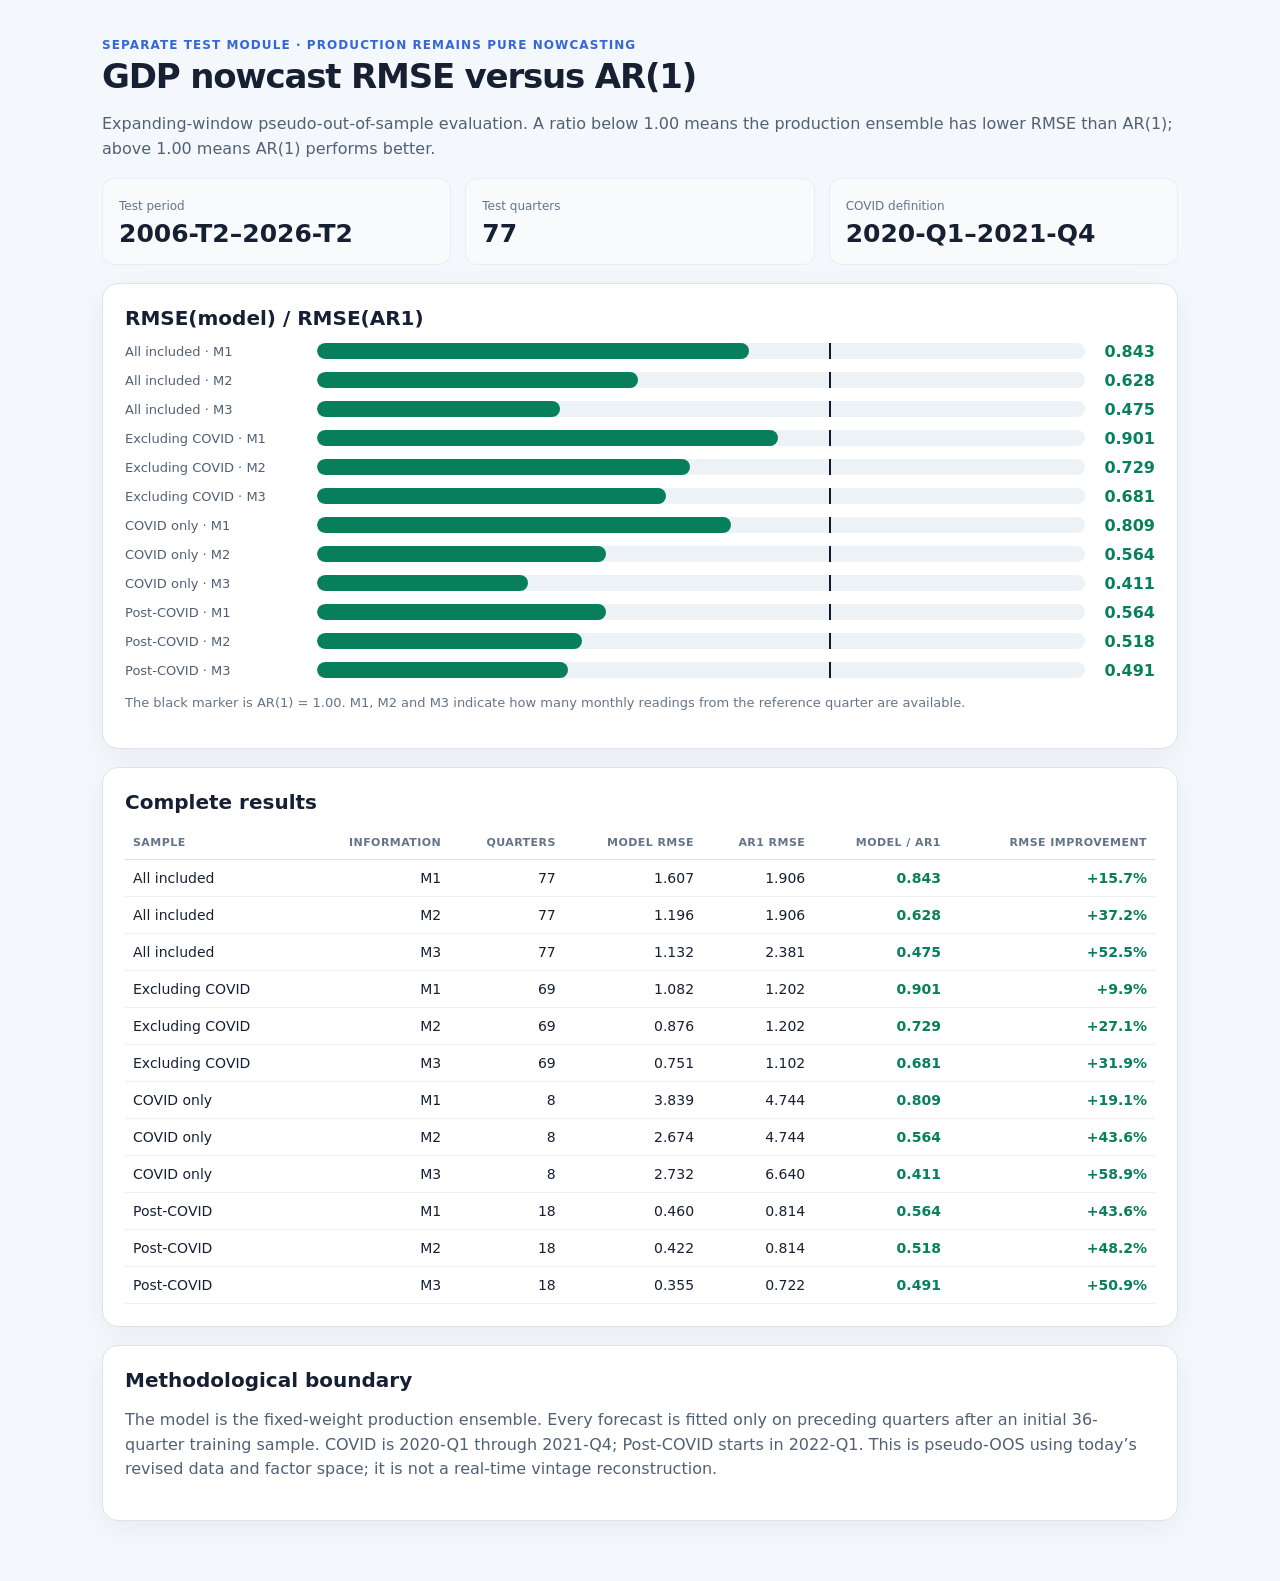
<file: brazil/research/validation.html>
<!doctype html>
<html lang="en"><head><meta charset="utf-8">
<meta name="viewport" content="width=device-width,initial-scale=1">
<title>Brazil GDP nowcast · test RMSE</title>
<style>
:root{--ink:#172033;--muted:#64748b;--line:#dbe3ee;--surface:#f4f7fb;--good:#087f5b;--bad:#c2413b;--blue:#3567d6}
*{box-sizing:border-box} body{margin:0;background:var(--surface);color:var(--ink);font-family:Inter,system-ui,-apple-system,"Segoe UI",sans-serif}
main{max-width:1120px;margin:auto;padding:38px 22px 60px} h1{margin:4px 0 8px;font-size:34px;letter-spacing:-.035em} h2{font-size:20px;margin:0 0 12px}
p{color:#526074;line-height:1.55} .eyebrow{font-size:12px;font-weight:750;letter-spacing:.09em;text-transform:uppercase;color:var(--blue)}
.card{background:white;border:1px solid var(--line);border-radius:16px;padding:22px;margin-top:18px;box-shadow:0 8px 28px rgba(24,39,75,.05)}
.grid{display:grid;grid-template-columns:repeat(3,1fr);gap:14px} .stat{background:#f8fafc;border:1px solid #e7edf5;border-radius:12px;padding:16px}
.stat strong{display:block;font-size:25px;margin-top:5px} .stat span{font-size:12px;color:var(--muted)}
table{width:100%;border-collapse:collapse;font-size:14px} th{text-align:right;color:var(--muted);font-size:11px;text-transform:uppercase;letter-spacing:.04em;padding:10px 8px;border-bottom:1px solid var(--line)}
th:first-child,td:first-child{text-align:left} td{text-align:right;padding:10px 8px;border-bottom:1px solid #edf1f6} .mejor{color:var(--good);font-weight:720} .peor{color:var(--bad);font-weight:720}
.bar-row{display:grid;grid-template-columns:180px 1fr 58px;align-items:center;gap:12px;margin:10px 0} .bar-label{font-size:13px;color:#526074} .mobile-ratio{display:none}
.track{height:16px;background:#edf2f7;border-radius:9px;position:relative;overflow:hidden} .bar{height:100%;background:var(--blue);border-radius:9px} .bar.mejor{background:var(--good)} .bar.peor{background:var(--bad)}
.benchmark{position:absolute;left:66.6667%;top:0;bottom:0;width:2px;background:#111827;z-index:2} .bar-value{font-variant-numeric:tabular-nums;text-align:right}
.note{font-size:13px;color:var(--muted)} code{background:#edf2f7;padding:2px 5px;border-radius:5px} @media(max-width:760px){main{padding:24px 10px 46px}.card{padding:16px}.grid{grid-template-columns:1fr}.bar-row{grid-template-columns:112px minmax(70px,1fr);gap:6px}.bar-label{font-size:12px}.mobile-ratio{display:block;font-size:11px;margin-top:2px}.bar-value{display:none}.table-wrap{overflow:auto}}
</style></head><body><main>
<div class="eyebrow">Separate test module · production remains pure nowcasting</div>
<h1>GDP nowcast RMSE versus AR(1)</h1>
<p>Expanding-window pseudo-out-of-sample evaluation. A ratio below 1.00 means the production ensemble has lower RMSE than AR(1); above 1.00 means AR(1) performs better.</p>
<section class="grid">
  <div class="stat"><span>Test period</span><strong>2006-T2–2026-T2</strong></div>
  <div class="stat"><span>Test quarters</span><strong>77</strong></div>
  <div class="stat"><span>COVID definition</span><strong>2020-Q1–2021-Q4</strong></div>
</section>
<section class="card"><h2>RMSE(model) / RMSE(AR1)</h2><div><div class='bar-row'><div class='bar-label'>All included · M1<span class='mobile-ratio mejor'>0.843</span></div><div class='track'><div class='benchmark'></div><div class='bar mejor' style='width:56.19%'></div></div><div class='bar-value mejor'>0.843</div></div><div class='bar-row'><div class='bar-label'>All included · M2<span class='mobile-ratio mejor'>0.628</span></div><div class='track'><div class='benchmark'></div><div class='bar mejor' style='width:41.84%'></div></div><div class='bar-value mejor'>0.628</div></div><div class='bar-row'><div class='bar-label'>All included · M3<span class='mobile-ratio mejor'>0.475</span></div><div class='track'><div class='benchmark'></div><div class='bar mejor' style='width:31.68%'></div></div><div class='bar-value mejor'>0.475</div></div><div class='bar-row'><div class='bar-label'>Excluding COVID · M1<span class='mobile-ratio mejor'>0.901</span></div><div class='track'><div class='benchmark'></div><div class='bar mejor' style='width:60.04%'></div></div><div class='bar-value mejor'>0.901</div></div><div class='bar-row'><div class='bar-label'>Excluding COVID · M2<span class='mobile-ratio mejor'>0.729</span></div><div class='track'><div class='benchmark'></div><div class='bar mejor' style='width:48.59%'></div></div><div class='bar-value mejor'>0.729</div></div><div class='bar-row'><div class='bar-label'>Excluding COVID · M3<span class='mobile-ratio mejor'>0.681</span></div><div class='track'><div class='benchmark'></div><div class='bar mejor' style='width:45.41%'></div></div><div class='bar-value mejor'>0.681</div></div><div class='bar-row'><div class='bar-label'>COVID only · M1<span class='mobile-ratio mejor'>0.809</span></div><div class='track'><div class='benchmark'></div><div class='bar mejor' style='width:53.95%'></div></div><div class='bar-value mejor'>0.809</div></div><div class='bar-row'><div class='bar-label'>COVID only · M2<span class='mobile-ratio mejor'>0.564</span></div><div class='track'><div class='benchmark'></div><div class='bar mejor' style='width:37.58%'></div></div><div class='bar-value mejor'>0.564</div></div><div class='bar-row'><div class='bar-label'>COVID only · M3<span class='mobile-ratio mejor'>0.411</span></div><div class='track'><div class='benchmark'></div><div class='bar mejor' style='width:27.43%'></div></div><div class='bar-value mejor'>0.411</div></div><div class='bar-row'><div class='bar-label'>Post-COVID · M1<span class='mobile-ratio mejor'>0.564</span></div><div class='track'><div class='benchmark'></div><div class='bar mejor' style='width:37.63%'></div></div><div class='bar-value mejor'>0.564</div></div><div class='bar-row'><div class='bar-label'>Post-COVID · M2<span class='mobile-ratio mejor'>0.518</span></div><div class='track'><div class='benchmark'></div><div class='bar mejor' style='width:34.54%'></div></div><div class='bar-value mejor'>0.518</div></div><div class='bar-row'><div class='bar-label'>Post-COVID · M3<span class='mobile-ratio mejor'>0.491</span></div><div class='track'><div class='benchmark'></div><div class='bar mejor' style='width:32.74%'></div></div><div class='bar-value mejor'>0.491</div></div></div><p class="note">The black marker is AR(1) = 1.00. M1, M2 and M3 indicate how many monthly readings from the reference quarter are available.</p></section>
<section class="card"><h2>Complete results</h2><div class="table-wrap"><table><thead><tr><th>Sample</th><th>Information</th><th>Quarters</th><th>Model RMSE</th><th>AR1 RMSE</th><th>Model / AR1</th><th>RMSE improvement</th></tr></thead><tbody><tr><td>All included</td><td>M1</td><td>77</td><td>1.607</td><td>1.906</td><td class='mejor'>0.843</td><td class='mejor'>+15.7%</td></tr><tr><td>All included</td><td>M2</td><td>77</td><td>1.196</td><td>1.906</td><td class='mejor'>0.628</td><td class='mejor'>+37.2%</td></tr><tr><td>All included</td><td>M3</td><td>77</td><td>1.132</td><td>2.381</td><td class='mejor'>0.475</td><td class='mejor'>+52.5%</td></tr><tr><td>Excluding COVID</td><td>M1</td><td>69</td><td>1.082</td><td>1.202</td><td class='mejor'>0.901</td><td class='mejor'>+9.9%</td></tr><tr><td>Excluding COVID</td><td>M2</td><td>69</td><td>0.876</td><td>1.202</td><td class='mejor'>0.729</td><td class='mejor'>+27.1%</td></tr><tr><td>Excluding COVID</td><td>M3</td><td>69</td><td>0.751</td><td>1.102</td><td class='mejor'>0.681</td><td class='mejor'>+31.9%</td></tr><tr><td>COVID only</td><td>M1</td><td>8</td><td>3.839</td><td>4.744</td><td class='mejor'>0.809</td><td class='mejor'>+19.1%</td></tr><tr><td>COVID only</td><td>M2</td><td>8</td><td>2.674</td><td>4.744</td><td class='mejor'>0.564</td><td class='mejor'>+43.6%</td></tr><tr><td>COVID only</td><td>M3</td><td>8</td><td>2.732</td><td>6.640</td><td class='mejor'>0.411</td><td class='mejor'>+58.9%</td></tr><tr><td>Post-COVID</td><td>M1</td><td>18</td><td>0.460</td><td>0.814</td><td class='mejor'>0.564</td><td class='mejor'>+43.6%</td></tr><tr><td>Post-COVID</td><td>M2</td><td>18</td><td>0.422</td><td>0.814</td><td class='mejor'>0.518</td><td class='mejor'>+48.2%</td></tr><tr><td>Post-COVID</td><td>M3</td><td>18</td><td>0.355</td><td>0.722</td><td class='mejor'>0.491</td><td class='mejor'>+50.9%</td></tr></tbody></table></div></section>
<section class="card"><h2>Methodological boundary</h2><p>The model is the fixed-weight production ensemble. Every forecast is fitted only on preceding quarters after an initial 36-quarter training sample. COVID is 2020-Q1 through 2021-Q4; Post-COVID starts in 2022-Q1. This is pseudo-OOS using today’s revised data and factor space; it is not a real-time vintage reconstruction.</p></section>
</main></body></html>
</file>
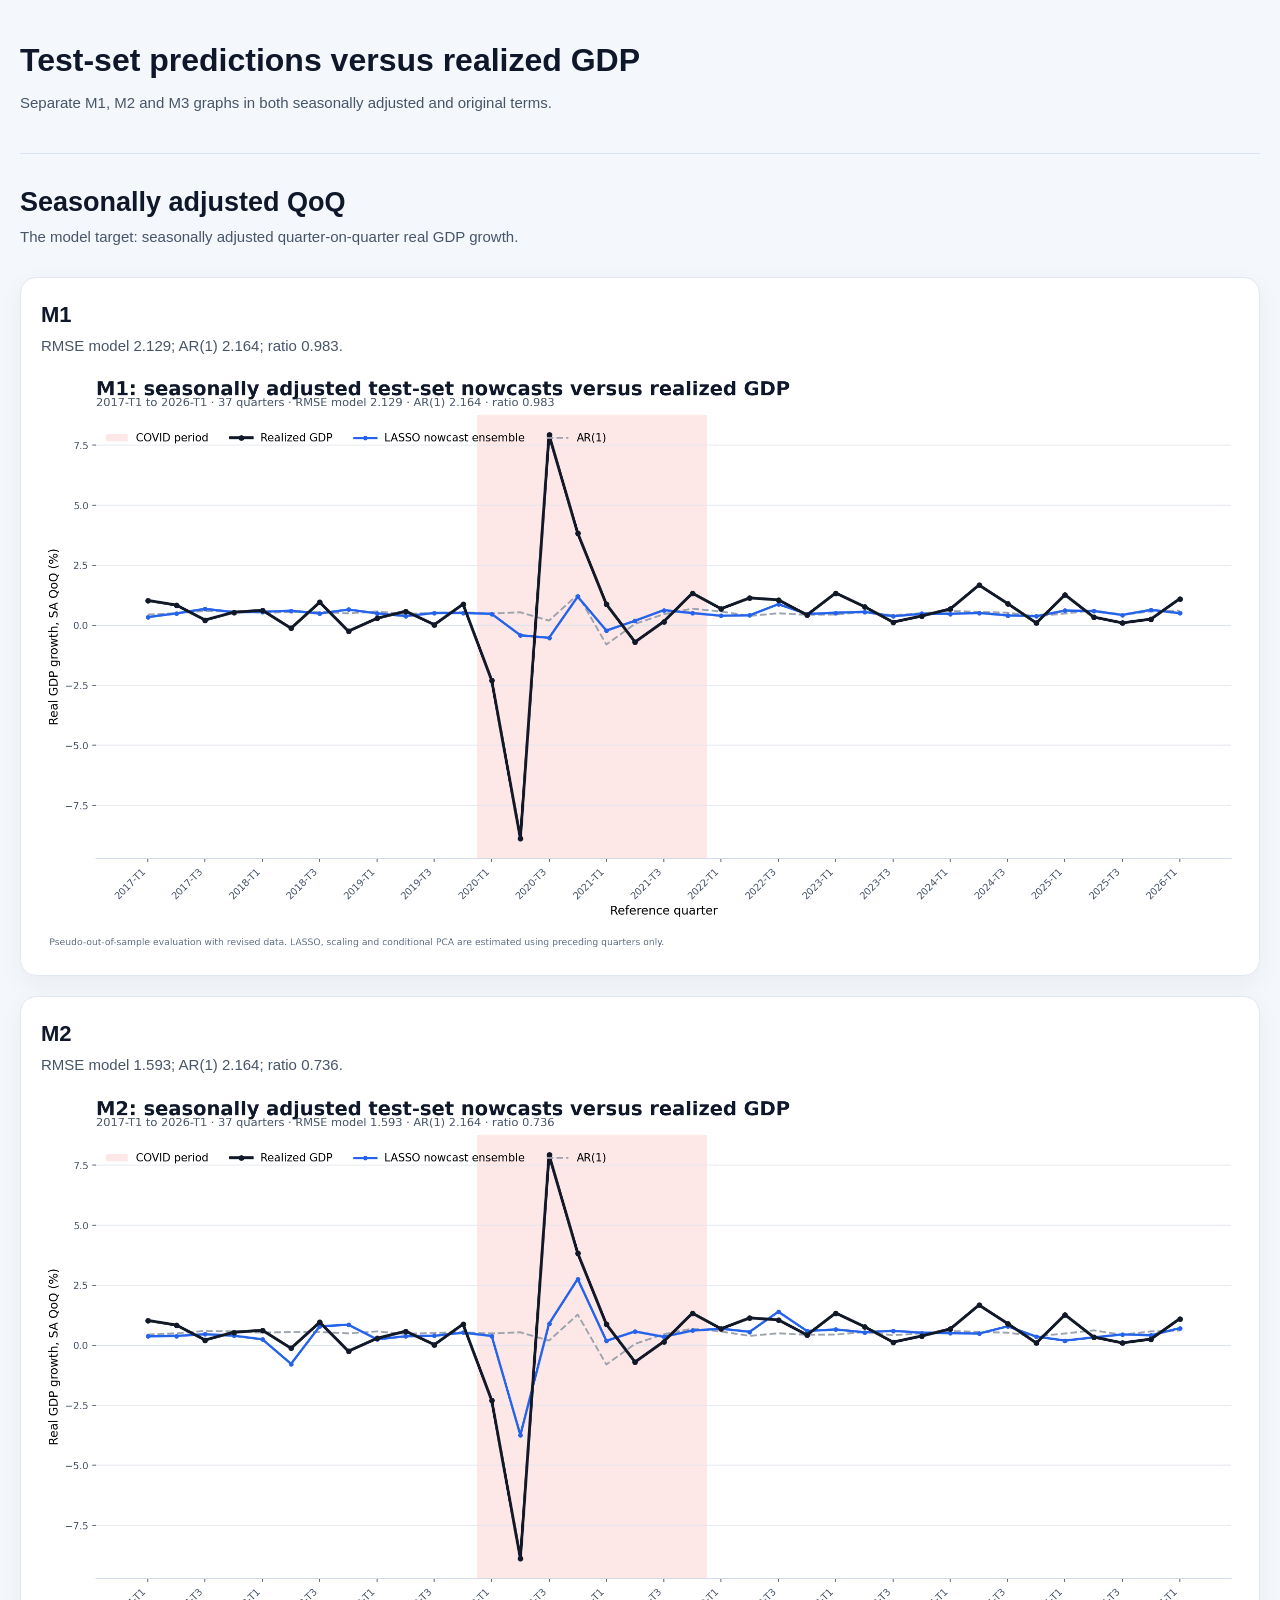
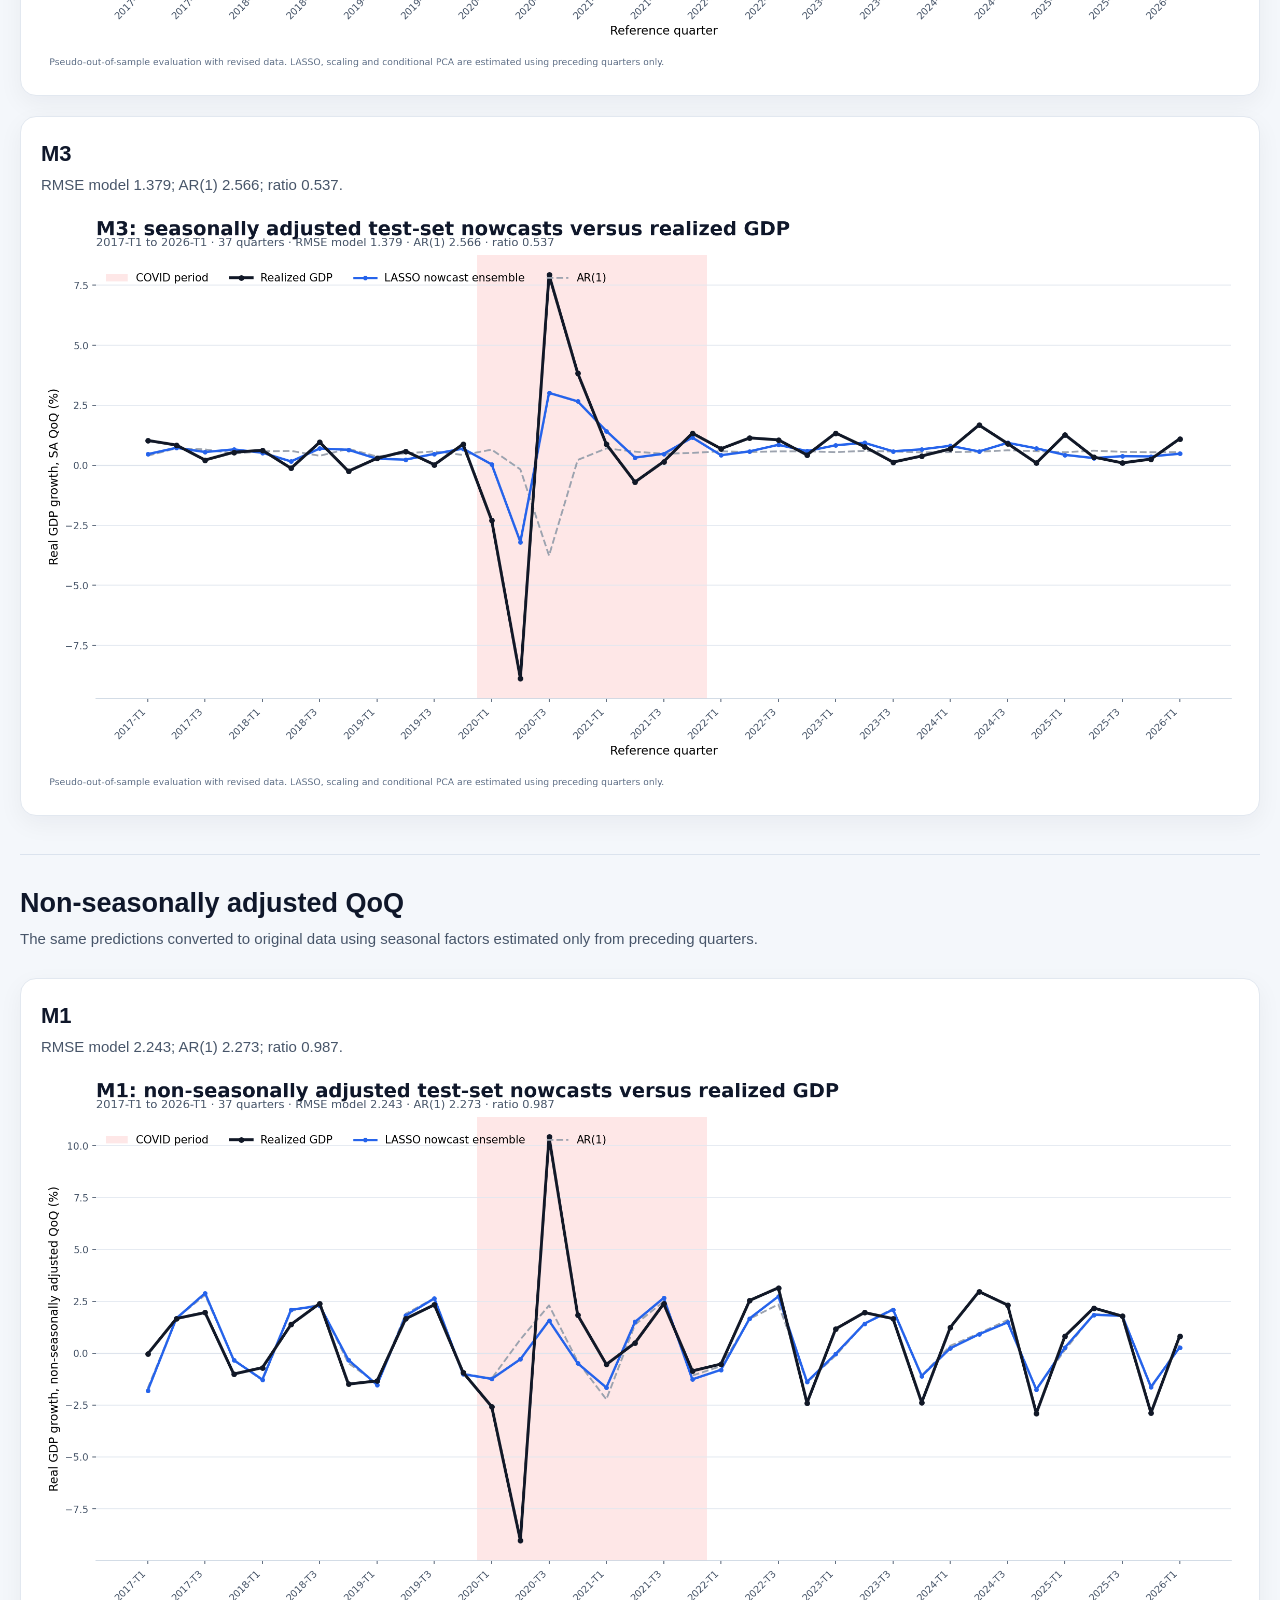
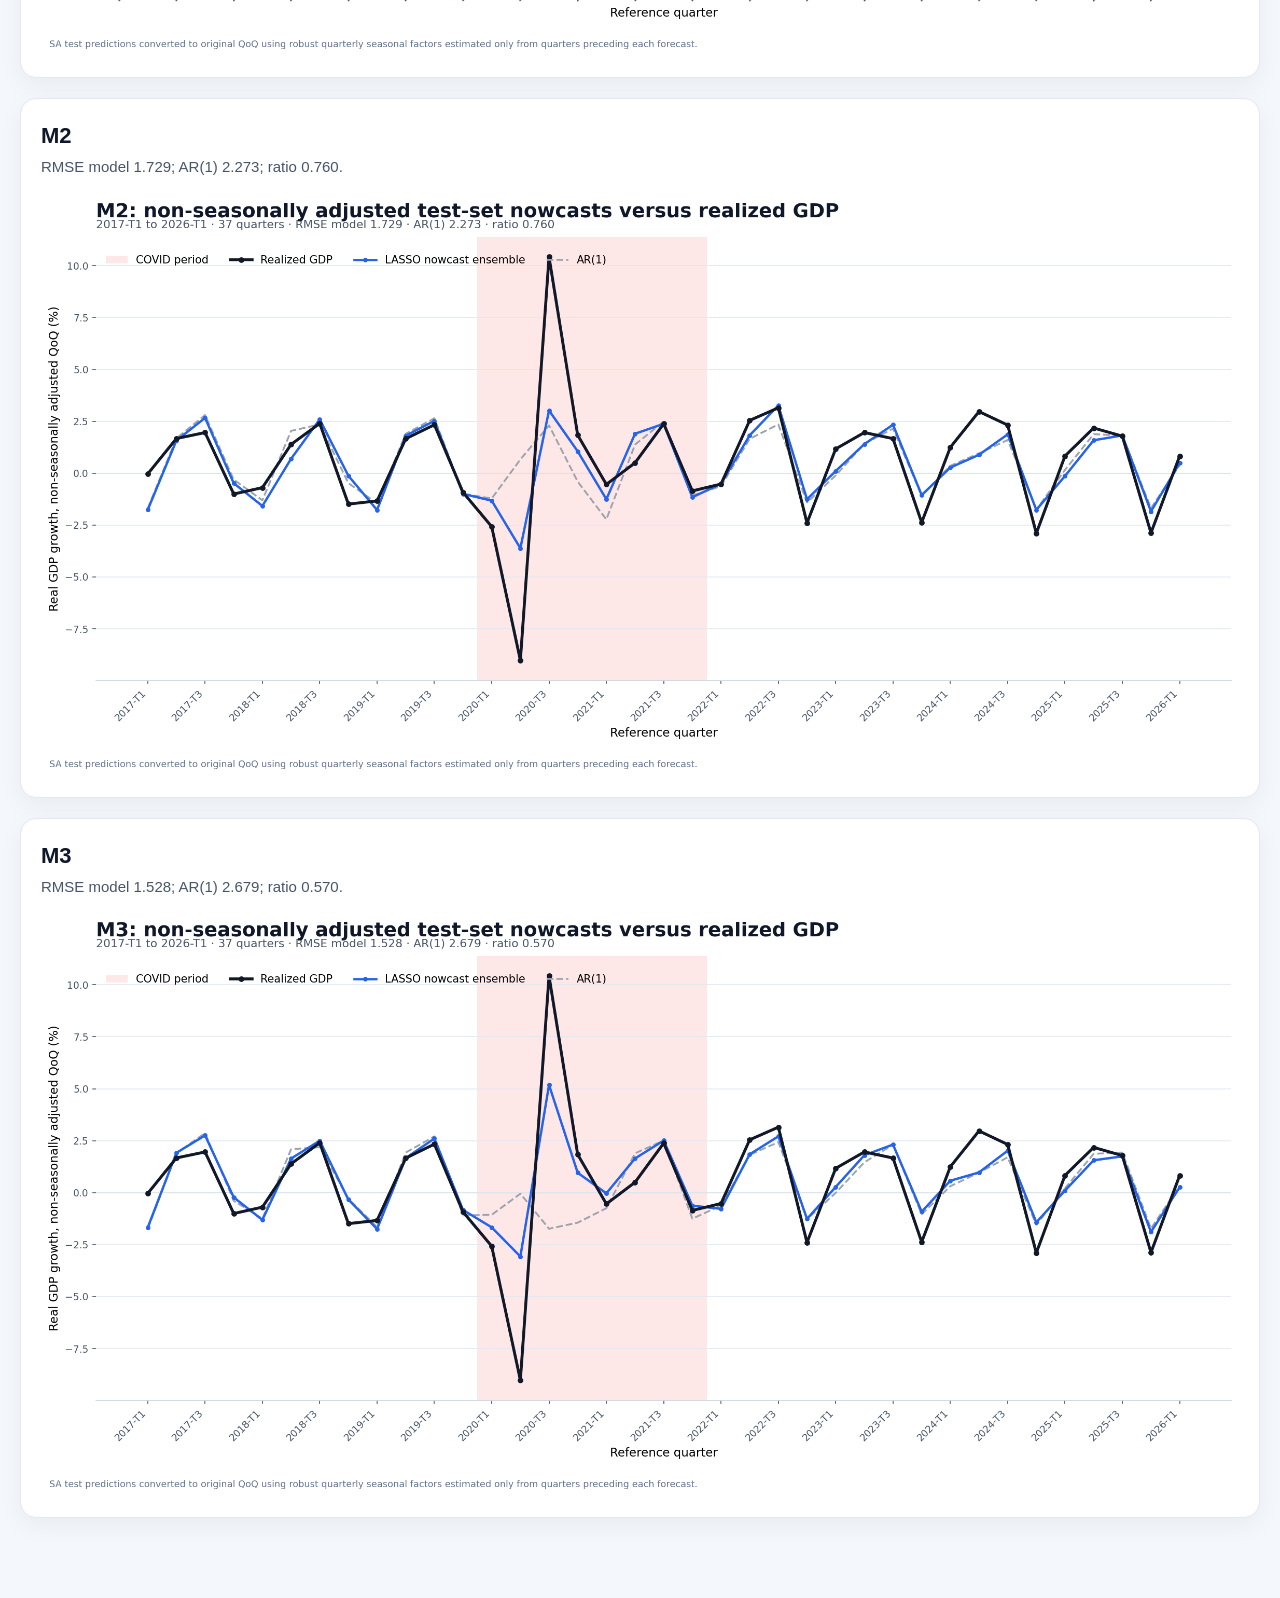
<file: brazil/research/test-predictions/predicciones_test_vs_observado.html>
<!doctype html>
<html lang="en"><head><meta charset="utf-8"><meta name="viewport" content="width=device-width,initial-scale=1">
<title>GDP nowcast test predictions</title>
<style>
body{margin:0;background:#f4f7fb;color:#0f172a;font:15px/1.5 Arial,sans-serif}
main{max-width:1500px;margin:auto;padding:36px 20px 60px}h1{font-size:32px;margin:0 0 8px}.intro{color:#475569;margin:0 0 28px}
.section-title{font-size:27px;margin:38px 0 4px;border-top:1px solid #dbe3ee;padding-top:28px}
.card{background:white;border:1px solid #e2e8f0;border-radius:16px;padding:20px;margin:20px 0;box-shadow:0 8px 24px rgba(15,23,42,.05)}
.card h2{margin:0;font-size:22px}.card p{color:#475569;margin:4px 0 16px}img{width:100%;height:auto;display:block}
</style></head><body><main><h1>Test-set predictions versus realized GDP</h1>
<p class="intro">Separate M1, M2 and M3 graphs in both seasonally adjusted and original terms.</p>
<h2 class='section-title'>Seasonally adjusted QoQ</h2><p class='intro'>The model target: seasonally adjusted quarter-on-quarter real GDP growth.</p>
<section class="card">
  <h2>M1</h2>
  <p>RMSE model 2.129; AR(1) 2.164; ratio 0.983.</p>
  <img src="predicciones_test_M1.png" alt="M1 Seasonally adjusted QoQ predictions versus realized GDP">
</section>
<section class="card">
  <h2>M2</h2>
  <p>RMSE model 1.593; AR(1) 2.164; ratio 0.736.</p>
  <img src="predicciones_test_M2.png" alt="M2 Seasonally adjusted QoQ predictions versus realized GDP">
</section>
<section class="card">
  <h2>M3</h2>
  <p>RMSE model 1.379; AR(1) 2.566; ratio 0.537.</p>
  <img src="predicciones_test_M3.png" alt="M3 Seasonally adjusted QoQ predictions versus realized GDP">
</section><h2 class='section-title'>Non-seasonally adjusted QoQ</h2><p class='intro'>The same predictions converted to original data using seasonal factors estimated only from preceding quarters.</p>
<section class="card">
  <h2>M1</h2>
  <p>RMSE model 2.243; AR(1) 2.273; ratio 0.987.</p>
  <img src="predicciones_test_M1_sin_ajuste_estacional.png" alt="M1 Non-seasonally adjusted QoQ predictions versus realized GDP">
</section>
<section class="card">
  <h2>M2</h2>
  <p>RMSE model 1.729; AR(1) 2.273; ratio 0.760.</p>
  <img src="predicciones_test_M2_sin_ajuste_estacional.png" alt="M2 Non-seasonally adjusted QoQ predictions versus realized GDP">
</section>
<section class="card">
  <h2>M3</h2>
  <p>RMSE model 1.528; AR(1) 2.679; ratio 0.570.</p>
  <img src="predicciones_test_M3_sin_ajuste_estacional.png" alt="M3 Non-seasonally adjusted QoQ predictions versus realized GDP">
</section></main></body></html>
</file>
<file: styles.css>
:root {
  color-scheme: light;
  font-family: Inter, system-ui, -apple-system, BlinkMacSystemFont, "Segoe UI", sans-serif;
  font-size: 16px;
  line-height: 1.6;
  --bg: #ffffff;
  --bg-soft: #f8fafc;
  --header-bg: rgba(255, 255, 255, 0.96);
  --surface: #f1f5f9;
  --surface-strong: #e2e8f0;
  --text: #0f172a;
  --muted: #475569;
  --border: #d1d5db;
  --primary: #2554d8;
  --primary-dark: #1d3fae;
  --primary-soft: #dbeafe;
  --primary-contrast: #ffffff;
  --accent: #0f766e;
  --shadow: rgba(15, 23, 42, 0.08);
  --radius: 24px;
  color: var(--text);
  background: var(--bg-soft);
}

* {
  box-sizing: border-box;
}

body {
  margin: 0;
  min-height: 100vh;
  background: var(--bg);
  color: var(--text);
}

img {
  max-width: 100%;
}

a {
  color: inherit;
  text-decoration: none;
}

button,
input,
textarea,
select {
  font: inherit;
}

.container {
  width: min(1120px, calc(100% - 2rem));
  margin: 0 auto;
}

.site-header {
  position: sticky;
  top: 0;
  z-index: 20;
  background: var(--header-bg);
  backdrop-filter: blur(12px);
  border-bottom: 1px solid var(--border);
}

.header-inner,
.footer-inner,
.hero-grid,
.content-grid,
.feature-grid,
.cv-grid,
.posts-grid {
  display: grid;
  gap: 1.5rem;
}

.header-inner {
  grid-template-columns: auto 1fr auto;
  align-items: center;
  padding: 1rem 0;
}

.logo {
  display: inline-flex;
  align-items: center;
  gap: 0.65rem;
  font-weight: 700;
  font-size: 1rem;
}

.logo img {
  width: 2rem;
  height: 2rem;
  flex: 0 0 auto;
}

.site-nav {
  display: flex;
  justify-content: center;
  gap: 1.5rem;
  flex-wrap: wrap;
}

.site-nav a {
  color: var(--muted);
  transition: color 0.2s ease;
}

.site-nav a:hover {
  color: var(--text);
}

.menu-toggle {
  display: none;
  background: transparent;
  border: none;
  font-size: 1.4rem;
}

.hero-section {
  padding: 4rem 0 3rem;
}

.hero-grid {
  grid-template-columns: minmax(0, 1.3fr) minmax(280px, 1fr);
  align-items: center;
}

.hero-section h1 {
  font-size: clamp(2.4rem, 4vw, 4rem);
  line-height: 1.08;
  overflow-wrap: anywhere;
  margin: 0.5rem 0 1rem;
}

.hero-section span {
  color: var(--primary);
}

.eyebrow {
  text-transform: uppercase;
  letter-spacing: 0.15em;
  font-size: 0.75rem;
  color: var(--accent);
  margin: 0;
}

.hero-actions {
  display: flex;
  flex-wrap: wrap;
  gap: 1rem;
  margin-top: 1.5rem;
}

.button {
  display: inline-flex;
  align-items: center;
  justify-content: center;
  padding: 0.9rem 1.6rem;
  border-radius: 999px;
  font-weight: 600;
  border: 1px solid transparent;
}

.button.primary {
  background: var(--primary);
  color: var(--primary-contrast);
}

.button.secondary {
  background: var(--bg);
  color: var(--primary-dark);
  border-color: var(--border);
}

.hero-card {
  position: relative;
  padding: 2rem;
  border-radius: var(--radius);
  background: var(--surface);
  box-shadow: 0 24px 60px var(--shadow);
}

.focus-status { display: inline-flex; align-items: center; gap: .5rem; margin-bottom: 1.15rem; color: var(--accent); font-size: .72rem; font-weight: 700; letter-spacing: .1em; text-transform: uppercase; }
.focus-status span { width: .55rem; height: .55rem; border-radius: 50%; background: #14b8a6; box-shadow: 0 0 0 5px rgba(20,184,166,.12); }

.hero-card h2 {
  margin-top: 0;
}

.hero-card .tag {
  display: inline-flex;
  margin-top: 1rem;
  padding: 0.4rem 0.8rem;
  background: var(--primary-soft);
  color: var(--primary);
  border-radius: 999px;
  font-size: 0.85rem;
}

.section {
  padding: 4rem 0;
}

.alt-bg {
  background: var(--bg-soft);
}

.section-heading {
  max-width: 760px;
}

.section-label {
  color: var(--accent);
  text-transform: uppercase;
  letter-spacing: 0.2em;
  font-size: 0.78rem;
  font-weight: 700;
  margin-bottom: 0.75rem;
}

.content-grid {
  grid-template-columns: 1fr 1fr;
  align-items: start;
}

.content-grid ul,
.cv-grid ul {
  list-style: disc;
  margin: 1rem 0 0 1.2rem;
  color: var(--muted);
}

.feature-grid article,
.cv-grid > div,
.post-card,
.contact-card {
  background: var(--surface);
  border-radius: var(--radius);
  padding: 1.75rem;
}

.about-highlights {
  display: grid;
  background: var(--surface);
  border: 1px solid rgba(37, 84, 216, 0.12);
  border-radius: var(--radius);
  box-shadow: 0 18px 45px var(--shadow);
  overflow: hidden;
}

.about-highlights article {
  position: relative;
  padding: 1.75rem 1.75rem 1.75rem 2rem;
}

.about-highlights article + article {
  border-top: 1px solid rgba(15, 23, 42, 0.08);
}

.about-highlights article::before {
  content: "";
  position: absolute;
  top: 1.75rem;
  left: 0;
  width: 4px;
  height: 2.25rem;
  background: var(--primary);
  border-radius: 0 999px 999px 0;
}

.about-highlights article:nth-child(2)::before {
  background: var(--accent);
}

.about-highlights article h3,
.feature-grid article h3,
.cv-grid h3,
.post-card h3 {
  margin-top: 0;
}

.about-highlights article p {
  margin-bottom: 0;
}

.feature-grid {
  grid-template-columns: repeat(3, minmax(0, 1fr));
  counter-reset: expertise;
}

.feature-grid article { position: relative; padding: 1.2rem 1.5rem 1.35rem 4.25rem; background: transparent; border-top: 1px solid var(--surface-strong); border-radius: 0; }
.feature-grid article::before { counter-increment: expertise; content: "0" counter(expertise); position: absolute; top: 1.15rem; left: 0; color: var(--primary); font-size: .78rem; font-weight: 800; letter-spacing: .08em; }
.feature-grid article p { margin-bottom: 0; }

.cv-grid {
  grid-template-columns: repeat(3, minmax(0, 1fr));
}

.cv-grid > div { background: var(--bg); border: 1px solid var(--surface-strong); border-radius: 16px; }
.cv-grid h3 { padding-bottom: .8rem; border-bottom: 2px solid var(--primary-soft); }

.posts-grid {
  grid-template-columns: repeat(3, minmax(0, 1fr));
}

.featured-writing { grid-template-columns: minmax(0, 720px); }
.featured-writing .post-card { border-left: 4px solid var(--primary); }

.post-card {
  display: flex;
  flex-direction: column;
  gap: 1rem;
}

.post-meta {
  color: var(--accent);
  font-size: 0.85rem;
  margin: 0;
}

.post-card a {
  color: var(--primary);
  font-weight: 600;
}

.brazil-project-card {
  grid-column: span 2;
  position: relative;
  overflow: hidden;
  color: #f8fafc;
  background:
    radial-gradient(circle at 88% 15%, rgba(45, 212, 191, .2), transparent 15rem),
    linear-gradient(135deg, #071426, #10375b);
  border: 1px solid #254762;
  box-shadow: 0 24px 55px rgba(7, 20, 38, .15);
}

.brazil-project-card::after {
  content: "BR";
  position: absolute;
  right: 1.25rem;
  bottom: -2.3rem;
  color: rgba(255, 255, 255, .045);
  font-size: 8rem;
  font-weight: 900;
  line-height: 1;
  pointer-events: none;
}

.brazil-project-card .post-meta { color: #8ee8b0; }
.brazil-project-card > p:not(.post-meta) { max-width: 650px; color: #c2d1df; }
.brazil-project-card a { position: relative; z-index: 1; margin-top: auto; color: #5eead4; }
.project-status { display: inline-flex; align-items: center; gap: .5rem; width: fit-content; margin-bottom: 1rem; padding: .38rem .62rem; color: #9af0b9; background: rgba(44,199,104,.1); border: 1px solid rgba(44,199,104,.24); border-radius: 999px; font-size: .66rem; font-weight: 800; letter-spacing: .08em; text-transform: uppercase; }
.project-status span { width: .46rem; height: .46rem; border-radius: 50%; background: #2cc768; box-shadow: 0 0 0 4px rgba(44,199,104,.12); }

.contact-card {
  display: grid;
  grid-template-columns: 1fr auto;
  align-items: center;
  gap: 1.5rem;
}

.predictions-section {
  overflow: hidden;
  background: #071426;
  color: #f8fafc;
}

.predictions-section .section-label { color: #5eead4; }
.predictions-section .section-heading h2 { font-size: clamp(2rem, 4vw, 3.4rem); margin: 0 0 .75rem; }
.predictions-section .section-heading > p:last-child { color: #a7b5c9; }
.predictions-heading { display: flex; justify-content: space-between; align-items: end; gap: 2rem; margin-bottom: 2rem; }
.map-legend { display: flex; gap: 1rem; color: #a7b5c9; font-size: .8rem; white-space: nowrap; }
.map-legend span { display: flex; align-items: center; gap: .45rem; }
.legend-dot { width: .55rem; height: .55rem; border-radius: 50%; background: #263951; }
.legend-dot.active { background: #5eead4; box-shadow: 0 0 0 4px rgba(94,234,212,.12); }
.prediction-explorer { display: grid; grid-template-columns: minmax(0, 1fr) 0fr; background: #0b1c31; border: 1px solid #243851; border-radius: 28px; overflow: hidden; transition: grid-template-columns .55s ease; }
.prediction-explorer[data-view="detail"] { grid-template-columns: minmax(0, 1.05fr) minmax(340px, .95fr); }
.map-panel { min-width: 0; padding: 1.25rem; }
.map-toolbar { min-height: 2.5rem; display: flex; justify-content: space-between; align-items: center; }
.map-toolbar p { margin: 0; color: #dbe6f4; font-weight: 600; }
.map-reset { color: #5eead4; background: transparent; border: 0; cursor: pointer; }
.world-map { position: relative; padding: .5rem; border-radius: 22px; background: radial-gradient(ellipse at 48% 45%, rgba(48, 92, 123, .28), transparent 62%); transition: transform .5s ease; transform-origin: center; }
.world-map svg { display: block; width: 100%; max-height: 390px; height: auto; }
.map-grid path { fill: none; stroke: #6c8ba7; stroke-width: .7; stroke-dasharray: 2 10; opacity: .2; }
.country-shape { fill: url(#land-gradient); stroke: #10263b; stroke-width: .8; stroke-linejoin: round; vector-effect: non-scaling-stroke; }
.country-marker { fill: url(#active-country-gradient); stroke: #071426; stroke-width: 1.3; cursor: pointer; outline: none; transition: fill .2s, filter .2s; }
.country-marker:hover, .country-marker:focus { fill: #fff; filter: drop-shadow(0 0 7px #5eead4); }
.country-marker.is-selected { fill: #fbbf24; filter: drop-shadow(0 0 8px rgba(251,191,36,.7)); }
.map-loading { position: absolute; inset: 50% auto auto 50%; transform: translate(-50%, -50%); color: #a7b5c9; font-size: .8rem; }
.map-callout { position: absolute; right: 0; bottom: 1rem; padding: .45rem .7rem; border: 1px solid #36506d; background: rgba(7,20,38,.85); border-radius: 999px; color: #a7b5c9; font-size: .72rem; }
.country-quick-list { display: flex; justify-content: center; gap: .65rem; flex-wrap: wrap; }
.country-quick-list button { display: flex; align-items: center; gap: .45rem; padding: .55rem .8rem; color: #dbe6f4; background: #11263e; border: 1px solid #2b425e; border-radius: 999px; cursor: pointer; }
.country-quick-list button:hover { border-color: #5eead4; }
.flag { display: grid; place-items: center; width: 1.65rem; height: 1.65rem; background: #e7edf5; color: #10243c; border-radius: 50%; font-size: .62rem; font-weight: 800; }
.prediction-detail { min-width: 0; padding: 2rem; background: #f8fafc; color: #0f172a; opacity: 0; transform: translateX(30px); pointer-events: none; transition: opacity .35s .15s, transform .45s .1s; }
.prediction-explorer[data-view="detail"] .prediction-detail { opacity: 1; transform: none; pointer-events: auto; }
.prediction-explorer[data-view="detail"] .world-map { transform: scale(1.07); }
.country-title { display: flex; gap: 1rem; align-items: center; }
.country-code { display: grid; place-items: center; width: 3.5rem; height: 3.5rem; border-radius: 50%; background: #dbeafe; color: #2554d8; font-weight: 800; }
.country-title p, .country-title h3 { margin: 0; }
.country-title p { color: #64748b; font-size: .75rem; text-transform: uppercase; letter-spacing: .12em; }
.country-title h3 { font-size: 1.7rem; }
.sample-notice { color: #64748b; font-size: .82rem; }
.variable-label { display: block; margin: 1.5rem 0 .4rem; font-size: .78rem; font-weight: 700; text-transform: uppercase; letter-spacing: .1em; color: #475569; }
#prediction-variable { width: 100%; padding: .85rem 1rem; border: 1px solid #cbd5e1; border-radius: 12px; background: #fff; color: #0f172a; }
.model-control { margin-top: 1rem; }
.model-control[hidden] { display: none; }
.model-control-heading { display: flex; justify-content: space-between; align-items: baseline; gap: 1rem; margin-bottom: .45rem; }
.model-control-heading > label { color: #475569; font-size: .72rem; font-weight: 700; letter-spacing: .08em; text-transform: uppercase; }
.model-control-heading small { color: #64748b; font-size: .68rem; }
#prediction-model { width: 100%; padding: .85rem 2.5rem .85rem 1rem; color: #0f172a; background: #fff; border: 1px solid #cbd5e1; border-radius: 12px; cursor: pointer; }
#prediction-model:focus { border-color: #2554d8; outline: 2px solid rgba(37, 84, 216, .14); }
.forecast-card { display: grid; grid-template-columns: repeat(2, minmax(0, 1fr)); gap: 1rem; margin-top: 1rem; padding: 1.25rem; background: #eaf1ff; border-radius: 16px; }
.forecast-card > div { display: flex; min-width: 0; flex-direction: column; }
.forecast-card > div[hidden] { display: none; }
.forecast-card span, .release-row span { color: #64748b; font-size: .75rem; }
.forecast-card strong { color: #1d3fae; font-size: 1.15rem; }
.forecast-card .forecast-nsa strong { color: #3f5f5b; }
.forecast-card.has-rate-suite #forecast-horizon-cell { grid-column: 1 / -1; padding-top: .75rem; border-top: 1px solid #cfdaea; }
.forecast-card p { grid-column: 1 / -1; margin: 0; font-size: .9rem; }
.forecast-chart { margin-top: 1rem; padding: 1.15rem; background: #fff; border: 1px solid #dbe3ee; border-radius: 16px; }
.chart-heading { display: flex; flex-direction: column; align-items: flex-start; gap: .65rem; margin-bottom: .35rem; }
.chart-title-group { display: flex; flex-direction: column; }
.chart-heading strong { color: #0f172a; font-size: .95rem; line-height: 1.3; }
.chart-title-group span { margin-top: .15rem; color: #64748b; font-size: .7rem; }
.chart-legend { display: flex; gap: 1rem; flex-wrap: wrap; color: #64748b; font-size: .66rem; }
.chart-legend span { display: inline-flex; align-items: center; }
.chart-legend i { display: inline-block; width: 1.1rem; height: 2px; margin-right: .35rem; border-radius: 2px; background: #2554d8; }
.chart-legend i.forecast { background: repeating-linear-gradient(90deg, #f59e0b 0 5px, transparent 5px 8px); }
.forecast-chart svg { display: block; width: 100%; height: auto; margin-top: .2rem; overflow: visible; }
.chart-grid { stroke: #e7edf4; stroke-width: 1; }
.chart-grid.zero { stroke: #cbd5e1; }
.chart-line { fill: none; stroke: #2554d8; stroke-width: 2.5; stroke-linecap: round; stroke-linejoin: round; }
.chart-forecast-line { fill: none; stroke: #e58a08; stroke-width: 2.5; stroke-dasharray: 5 5; stroke-linecap: round; stroke-linejoin: round; }
.chart-forecast-divider { stroke: #dbe3ee; stroke-width: 1; }
.chart-dot { fill: #fff; stroke: #2554d8; stroke-width: 2; }
.chart-dot.forecast { fill: #fff; stroke: #e58a08; }
.chart-label { fill: #64748b; font-size: 9px; }
.chart-axis-label { fill: #94a3b8; font-size: 9px; }
.chart-value { fill: #2554d8; font-size: 10px; font-weight: 700; }
.chart-value.forecast { fill: #b96800; }
.chart-forecast-area { fill: #fffbef; }
.chart-note { margin: .2rem 0 0; color: #94a3b8; font-size: .62rem; }
.chart-placeholder { margin: 0; color: #64748b; font-size: .8rem; }
.release-row { display: flex; justify-content: space-between; gap: 1rem; padding: 1rem 0; border-bottom: 1px solid #dbe3ee; }
.factors-block > p { margin-bottom: .45rem; font-weight: 700; }
.factors-block ul { margin: 0; padding-left: 1.15rem; color: #475569; font-size: .88rem; }
.methodology-card { display: flex; align-items: center; justify-content: space-between; gap: 1rem; margin-top: 1.25rem; padding: 1rem; background: #fff; border: 1px solid #dbe3ee; border-radius: 14px; }
.methodology-card > div { display: flex; flex-direction: column; min-width: 0; }
.methodology-card span { color: #64748b; font-size: .68rem; text-transform: uppercase; letter-spacing: .08em; }
.methodology-card strong { margin-top: .1rem; font-size: .84rem; }
.methodology-download { flex: 0 0 auto; padding: .6rem .8rem; color: #1d3fae; border: 1px solid #bfcef0; border-radius: 10px; font-size: .75rem; font-weight: 700; transition: background .2s, border-color .2s; }
.methodology-download:hover { background: #eff6ff; border-color: #2554d8; }
.methodology-download[aria-disabled="true"] { color: #94a3b8; background: #f8fafc; border-color: #e2e8f0; cursor: not-allowed; pointer-events: none; }
.country-research-card { display: flex; align-items: center; justify-content: space-between; gap: 1rem; margin-top: .85rem; padding: 1rem; border: 1px solid #91d8b1; border-radius: 14px; background: linear-gradient(135deg, #e9fbf0, #f4fff8); }
.country-research-card[hidden] { display: none; }
.country-research-card > div { display: flex; flex-direction: column; min-width: 0; }
.country-research-card span { color: #0f766e; font-size: .65rem; font-weight: 800; letter-spacing: .08em; text-transform: uppercase; }
.country-research-card strong { margin-top: .12rem; font-size: .78rem; }
.country-research-card a { flex: 0 0 auto; color: #0f766e; font-size: .72rem; font-weight: 800; }
.method-note { margin: 1.25rem 0 0; color: #64748b; font-size: .72rem; }

.contact-actions {
  display: flex;
  flex-wrap: wrap;
  gap: 0.75rem;
  justify-content: flex-end;
}

.contact-section { padding: 3rem 0; background: linear-gradient(135deg, #0b1c31, #112c4b); }
.contact-section .contact-card { padding: 2.4rem; color: #f8fafc; background: transparent; border: 1px solid rgba(255,255,255,.14); box-shadow: 0 24px 70px rgba(2,6,23,.22); }
.contact-section .section-label { color: #5eead4; }
.contact-section h2 { margin: .2rem 0 .5rem; font-size: clamp(2rem,4vw,3rem); }
.contact-section p:last-child { max-width: 650px; color: #c9d5e5; }
.contact-section .button.secondary { color: #fff; background: transparent; border-color: rgba(255,255,255,.35); }

.site-footer {
  border-top: 1px solid var(--border);
  background: var(--bg);
}

.footer-inner {
  padding: 1.25rem 0;
  justify-content: space-between;
  grid-template-columns: 1fr 1fr;
}

@media (max-width: 900px) {
  .hero-grid,
  .content-grid,
  .feature-grid,
  .cv-grid,
  .posts-grid,
  .footer-inner,
  .contact-card {
    grid-template-columns: 1fr;
  }

  .contact-actions {
    justify-content: flex-start;
  }

  .predictions-heading { align-items: start; flex-direction: column; }
  .prediction-explorer[data-view="detail"] { grid-template-columns: 1fr; }
  .prediction-detail { display: none; }
  .prediction-explorer[data-view="detail"] .prediction-detail { display: block; }

  .header-inner {
    grid-template-columns: auto 1fr;
  }

  .site-nav {
    justify-content: flex-end;
  }
}

@media (max-width: 680px) {
  .site-nav {
    display: none;
  }

  .menu-toggle {
    display: block;
  }

  .site-header {
    padding: 0 1rem;
  }

  .hero-section {
    padding: 2.5rem 0 2rem;
  }

  .hero-section h1 { font-size: clamp(2.25rem, 11vw, 3rem); overflow-wrap: normal; word-break: normal; }
  .hero-grid { gap: 2rem; }
  .hero-card { padding: 1.5rem; border-radius: 18px; }
  .section { padding: 3rem 0; }
  .section-heading h2 { line-height: 1.25; }
  .feature-grid { gap: .25rem; }
  .feature-grid article { padding-left: 3rem; }
  .cv-grid > div, .post-card { padding: 1.4rem; border-radius: 16px; }
  .contact-section .contact-card { padding: 1.6rem; }
  .button { padding: .78rem 1.2rem; }

  .map-legend { flex-direction: column; gap: .35rem; }
  .map-panel { padding: .8rem; }
  .map-callout { display: none; }
  .prediction-detail { padding: 1.35rem; }
  .forecast-card { grid-template-columns: 1fr 1fr; }
  #forecast-horizon-cell { grid-column: 1 / -1; }
  .methodology-card { align-items: flex-start; flex-direction: column; }
  .brazil-project-card { grid-column: auto; }
  .country-research-card { align-items: flex-start; flex-direction: column; }
}

@media (max-width: 390px) {
  .container { width: min(100% - 1.5rem, 1120px); }
  .logo span { font-size: .88rem; }
  .hero-section h1 { font-size: 2.15rem; }
}
</file>
<file: lab/styles.css>
:root {
  --br-ink: #071426;
  --br-navy: #0b2f55;
  --br-blue: #145da0;
  --br-green: #159447;
  --br-green-bright: #2cc768;
  --br-yellow: #f2ca3f;
  --br-cream: #f6f3eb;
  --br-line: #d9e1e8;
}

html {
  scroll-behavior: smooth;
}

.brazil-page {
  max-width: 100%;
  overflow-x: clip;
  background: #f7f9fb;
  color: var(--br-ink);
}

.brazil-page .container {
  width: min(1120px, calc(100vw - 2rem));
}

.brazil-site-header {
  border-bottom-color: rgba(255, 255, 255, 0.12);
}

.brazil-site-header .site-nav {
  gap: 1.05rem;
}

.brazil-site-header .site-nav a:last-child {
  padding: 0.45rem 0.75rem;
  border: 1px solid var(--surface-strong);
  border-radius: 999px;
}

.brazil-hero {
  position: relative;
  isolation: isolate;
  overflow: hidden;
  padding: 8.5rem 0 5.5rem;
  background:
    radial-gradient(circle at 83% 28%, rgba(44, 199, 104, 0.19), transparent 24rem),
    radial-gradient(circle at 78% 55%, rgba(242, 202, 63, 0.09), transparent 31rem),
    linear-gradient(135deg, #061426 0%, #0a2847 58%, #093d3f 130%);
  color: #fff;
}

.brazil-hero::before {
  content: "";
  position: absolute;
  inset: 0;
  z-index: -1;
  opacity: 0.12;
  background-image:
    linear-gradient(rgba(255, 255, 255, 0.15) 1px, transparent 1px),
    linear-gradient(90deg, rgba(255, 255, 255, 0.15) 1px, transparent 1px);
  background-size: 64px 64px;
  mask-image: linear-gradient(to right, transparent, #000 35%, #000 100%);
}

.lab-country-context {
  position: relative;
  z-index: 2;
  display: flex;
  align-items: center;
  justify-content: space-between;
  gap: 1.5rem;
  margin-bottom: 3.25rem;
  padding: 0.8rem 0.9rem 0.8rem 1.15rem;
  border: 1px solid rgba(255, 255, 255, 0.15);
  border-radius: 16px;
  background: rgba(255, 255, 255, 0.065);
  box-shadow: 0 16px 40px rgba(0, 0, 0, 0.12);
  backdrop-filter: blur(12px);
}

.lab-country-context > div {
  display: flex;
  gap: 0.75rem;
  align-items: baseline;
}

.lab-context-kicker {
  color: #8ee8b0;
  font-size: 0.7rem;
  font-weight: 800;
  letter-spacing: 0.14em;
  text-transform: uppercase;
}

.lab-country-context strong {
  color: #dce9f2;
  font-size: 0.8rem;
}

.lab-country-selector {
  display: flex;
  gap: 0.7rem;
  align-items: center;
}

.lab-country-selector span {
  color: #91a9bb;
  font-size: 0.65rem;
  font-weight: 750;
  letter-spacing: 0.11em;
  text-transform: uppercase;
}

.lab-country-selector select {
  min-width: 180px;
  padding: 0.7rem 2.4rem 0.7rem 0.9rem;
  border: 1px solid rgba(255, 255, 255, 0.22);
  border-radius: 10px;
  background: #fff;
  color: var(--br-ink);
  font: inherit;
  font-size: 0.82rem;
  font-weight: 750;
  cursor: pointer;
}

.lab-country-selector select:focus-visible {
  outline: 3px solid rgba(44, 199, 104, 0.35);
  outline-offset: 2px;
}

.brazil-hero-grid {
  display: grid;
  grid-template-columns: minmax(0, 1.2fr) minmax(350px, 0.8fr);
  gap: clamp(3rem, 8vw, 7.5rem);
  align-items: center;
}

.brazil-hero-copy,
.brazil-pulse-card {
  min-width: 0;
}

.brazil-eyebrow,
.brazil-section-label {
  margin: 0 0 1rem;
  color: var(--br-green-bright);
  font-size: 0.74rem;
  font-weight: 800;
  letter-spacing: 0.16em;
  text-transform: uppercase;
}

.brazil-eyebrow {
  display: flex;
  gap: 0.65rem;
  align-items: center;
  color: #8ee8b0;
}

.brazil-eyebrow span {
  width: 1.5rem;
  height: 2px;
  background: var(--br-yellow);
}

.brazil-hero h1 {
  max-width: 760px;
  margin: 0;
  font-size: clamp(3.25rem, 6.3vw, 6.5rem);
  line-height: 0.96;
  letter-spacing: -0.058em;
}

.brazil-hero h1 em {
  color: #91e6b0;
  font-family: Georgia, "Times New Roman", serif;
  font-weight: 400;
  letter-spacing: -0.045em;
}

.brazil-hero-intro {
  max-width: 680px;
  margin: 1.7rem 0 0;
  color: #c7d6e4;
  font-size: clamp(1rem, 1.7vw, 1.22rem);
  line-height: 1.7;
}

.brazil-hero-actions {
  display: flex;
  flex-wrap: wrap;
  gap: 0.85rem;
  margin-top: 2.2rem;
}

.brazil-hero-actions .button {
  border-radius: 12px;
}

.brazil-primary {
  border-color: var(--br-green-bright);
  background: var(--br-green-bright);
  color: #052016;
}

.brazil-primary:hover {
  border-color: #5fe58e;
  background: #5fe58e;
}

.brazil-secondary {
  border-color: rgba(255, 255, 255, 0.25);
  background: rgba(255, 255, 255, 0.06);
  color: #fff;
}

.brazil-secondary:hover {
  border-color: rgba(255, 255, 255, 0.48);
  background: rgba(255, 255, 255, 0.11);
}

.brazil-hero-meta {
  display: flex;
  flex-wrap: wrap;
  gap: 2.4rem;
  margin-top: 3.4rem;
  padding-top: 1.5rem;
  border-top: 1px solid rgba(255, 255, 255, 0.13);
}

.brazil-hero-meta div {
  display: flex;
  flex-direction: column;
}

.brazil-hero-meta strong {
  color: #fff;
  font-size: 1.4rem;
  font-weight: 750;
}

.brazil-hero-meta span {
  color: #92a8bc;
  font-size: 0.72rem;
  letter-spacing: 0.03em;
}

.brazil-pulse-card {
  position: relative;
  overflow: hidden;
  min-height: 500px;
  padding: 2rem;
  border: 1px solid rgba(255, 255, 255, 0.16);
  border-radius: 28px;
  background: linear-gradient(160deg, rgba(255, 255, 255, 0.12), rgba(255, 255, 255, 0.045));
  box-shadow: 0 34px 90px rgba(0, 0, 0, 0.26);
  backdrop-filter: blur(14px);
}

.flag-orbit {
  position: absolute;
  top: -5rem;
  right: -5rem;
  width: 21rem;
  height: 21rem;
  transform: rotate(11deg);
  opacity: 0.78;
}

.flag-orbit-ring,
.flag-orbit-diamond,
.flag-orbit-core {
  position: absolute;
  inset: 0;
  margin: auto;
}

.flag-orbit-ring {
  width: 19rem;
  height: 19rem;
  border: 1px solid rgba(255, 255, 255, 0.16);
  border-radius: 50%;
}

.flag-orbit-diamond {
  width: 11rem;
  height: 11rem;
  transform: rotate(45deg);
  border: 1px solid rgba(242, 202, 63, 0.7);
  background: rgba(242, 202, 63, 0.08);
}

.flag-orbit-core {
  width: 6rem;
  height: 6rem;
  border-radius: 50%;
  background: rgba(20, 93, 160, 0.52);
  box-shadow: 0 0 0 1px rgba(126, 193, 255, 0.45), 0 0 45px rgba(61, 143, 219, 0.35);
}

.pulse-card-heading {
  position: relative;
  z-index: 1;
  display: flex;
  justify-content: space-between;
  gap: 1rem;
  align-items: center;
}

.pulse-card-heading p {
  margin: 0;
  color: #aabed0;
  font-size: 0.74rem;
  font-weight: 800;
  letter-spacing: 0.13em;
  text-transform: uppercase;
}

.live-chip,
.nowcast-status {
  display: inline-flex;
  gap: 0.45rem;
  align-items: center;
  color: #93e7b1;
  font-size: 0.7rem;
  font-weight: 700;
}

.live-chip i,
.nowcast-status i {
  width: 0.48rem;
  height: 0.48rem;
  border-radius: 50%;
  background: var(--br-green-bright);
  box-shadow: 0 0 0 5px rgba(44, 199, 104, 0.12);
}

.pulse-period {
  position: relative;
  z-index: 1;
  margin-top: 8.5rem;
  color: var(--br-yellow);
  font-size: 0.8rem;
  font-weight: 800;
  letter-spacing: 0.14em;
  text-transform: uppercase;
}

.pulse-estimate {
  position: relative;
  z-index: 1;
  display: flex;
  flex-direction: column;
  margin-top: 0.25rem;
}

.pulse-estimate strong {
  font-size: clamp(3.8rem, 7vw, 5.8rem);
  line-height: 1;
  letter-spacing: -0.07em;
}

.pulse-estimate span {
  margin-top: 0.25rem;
  color: #b9cada;
  font-size: 0.78rem;
}

.pulse-secondary {
  position: relative;
  z-index: 1;
  display: grid;
  grid-template-columns: repeat(2, minmax(0, 1fr));
  gap: 1rem;
  margin-top: 1.9rem;
  padding-top: 1.25rem;
  border-top: 1px solid rgba(255, 255, 255, 0.14);
}

.pulse-secondary div {
  display: flex;
  flex-direction: column;
}

.pulse-secondary span {
  color: #8fa7ba;
  font-size: 0.68rem;
}

.pulse-secondary strong {
  margin-top: 0.15rem;
  font-size: 1.05rem;
}

.pulse-note {
  position: relative;
  z-index: 1;
  margin: 1.25rem 0 0;
  color: #819aad;
  font-size: 0.7rem;
  line-height: 1.55;
}

.brazil-section {
  padding: 6.5rem 0;
}

.brazil-section-heading {
  display: flex;
  justify-content: space-between;
  gap: 4rem;
  align-items: end;
  margin-bottom: 2.75rem;
}

.brazil-section-heading > div {
  max-width: 740px;
}

.brazil-section-heading h2 {
  margin: 0;
  max-width: 760px;
  font-size: clamp(2.4rem, 5vw, 4.5rem);
  line-height: 1.02;
  letter-spacing: -0.05em;
}

.brazil-section-heading > p {
  max-width: 480px;
  margin: 0;
  color: #5c6b79;
  font-size: 0.94rem;
}

.dashboard-section {
  background: #f7f9fb;
}

.brazil-wide-container {
  width: min(1500px, calc(100vw - 2.5rem)) !important;
}

.dashboard-workspace {
  display: grid;
  grid-template-columns: 230px minmax(0, 1fr);
  min-height: 860px;
  overflow: hidden;
  border: 1px solid #cad5df;
  border-radius: 26px;
  background: #fff;
  box-shadow: 0 28px 85px rgba(19, 38, 58, 0.12);
}

.dashboard-rail {
  padding: 1rem;
  border-right: 1px solid #d7e0e8;
  background: var(--br-ink);
}

.dashboard-picker {
  position: relative;
  display: grid;
  grid-template-columns: 2.1rem 1fr;
  gap: 0.7rem;
  width: 100%;
  padding: 1rem 0.85rem;
  border: 0;
  border-radius: 13px;
  background: transparent;
  color: #aebfce;
  text-align: left;
  cursor: pointer;
  transition: background 0.2s, color 0.2s, transform 0.2s;
}

.dashboard-picker + .dashboard-picker {
  margin-top: 0.25rem;
}

.dashboard-picker:hover {
  color: #fff;
  background: rgba(255, 255, 255, 0.06);
}

.dashboard-picker.is-active {
  color: #fff;
  background: linear-gradient(135deg, rgba(44, 199, 104, 0.22), rgba(44, 199, 104, 0.08));
}

.dashboard-picker.is-active::after {
  content: "";
  position: absolute;
  top: 0.8rem;
  right: 0;
  bottom: 0.8rem;
  width: 3px;
  border-radius: 3px 0 0 3px;
  background: var(--br-green-bright);
}

.dashboard-number {
  display: grid;
  place-items: center;
  width: 2.1rem;
  height: 2.1rem;
  border: 1px solid rgba(255, 255, 255, 0.15);
  border-radius: 9px;
  color: #6d879d;
  font-size: 0.66rem;
  font-weight: 800;
}

.dashboard-picker.is-active .dashboard-number {
  border-color: rgba(44, 199, 104, 0.4);
  color: #98edb7;
  background: rgba(44, 199, 104, 0.1);
}

.dashboard-picker > span:last-child {
  display: flex;
  min-width: 0;
  flex-direction: column;
}

.dashboard-picker strong {
  font-size: 0.83rem;
  font-weight: 750;
}

.dashboard-picker small {
  margin-top: 0.05rem;
  color: #71889d;
  font-size: 0.65rem;
}

.dashboard-stage {
  min-width: 0;
  padding: 1.15rem;
  background: #eef2f6;
}

.dashboard-stage-header {
  display: flex;
  justify-content: space-between;
  gap: 2rem;
  align-items: center;
  min-height: 92px;
  padding: 0.3rem 0.55rem 1.15rem;
}

.dashboard-stage-header p {
  margin: 0;
  color: var(--br-green);
  font-size: 0.66rem;
  font-weight: 800;
  letter-spacing: 0.11em;
  text-transform: uppercase;
}

.dashboard-stage-header h3 {
  margin: 0.12rem 0 0.15rem;
  color: var(--br-ink);
  font-size: 1.45rem;
  line-height: 1.2;
}

.dashboard-stage-header div > span {
  display: block;
  max-width: 720px;
  color: #647381;
  font-size: 0.75rem;
}

.dashboard-open {
  flex: 0 0 auto;
  padding: 0.72rem 0.9rem;
  border: 1px solid #bbc9d5;
  border-radius: 10px;
  color: #173b5b;
  background: #fff;
  font-size: 0.74rem;
  font-weight: 750;
}

.dashboard-open:hover {
  border-color: var(--br-green);
  color: var(--br-green);
}

.dashboard-frame-wrap {
  position: relative;
  overflow: hidden;
  height: 720px;
  border: 1px solid #cbd6df;
  border-radius: 16px;
  background: #e9eef3;
  box-shadow: inset 0 0 0 1px rgba(255, 255, 255, 0.8);
}

.dashboard-frame-wrap iframe {
  display: block;
  width: 100%;
  height: 100%;
  border: 0;
  background: #eef1f5;
}

.dashboard-loader {
  position: absolute;
  inset: 0;
  z-index: 2;
  display: flex;
  align-items: center;
  justify-content: center;
  gap: 0.7rem;
  color: #53697b;
  background: #eef2f6;
  font-size: 0.78rem;
  transition: opacity 0.25s;
}

.dashboard-loader.is-hidden {
  opacity: 0;
  pointer-events: none;
}

.dashboard-loader span {
  width: 1rem;
  height: 1rem;
  border: 2px solid #b8c7d4;
  border-top-color: var(--br-green);
  border-radius: 50%;
  animation: dashboard-spin 0.7s linear infinite;
}

@keyframes dashboard-spin {
  to { transform: rotate(360deg); }
}

.dashboard-language-note {
  margin: 0.7rem 0.35rem 0;
  color: #758491;
  font-size: 0.68rem;
}

.nowcast-section {
  position: relative;
  overflow: hidden;
  background: var(--br-ink);
  color: #fff;
}

.nowcast-section::before {
  content: "";
  position: absolute;
  top: -20rem;
  left: 55%;
  width: 50rem;
  height: 50rem;
  border: 1px solid rgba(44, 199, 104, 0.13);
  border-radius: 50%;
  box-shadow: 0 0 0 8rem rgba(44, 199, 104, 0.018), 0 0 0 16rem rgba(44, 199, 104, 0.012);
  pointer-events: none;
}

.nowcast-section .brazil-section-heading,
.nowcast-section .nowcast-period-tabs,
.nowcast-section .nowcast-grid,
.nowcast-section .model-comparison-card {
  position: relative;
  z-index: 1;
}

.nowcast-section .brazil-section-heading > p {
  color: #91a5b6;
}

.nowcast-period-tabs {
  display: inline-flex;
  gap: 0.35rem;
  margin-bottom: 1.35rem;
  padding: 0.3rem;
  border: 1px solid rgba(255, 255, 255, 0.11);
  border-radius: 12px;
  background: rgba(255, 255, 255, 0.045);
}

.nowcast-period-tabs button {
  padding: 0.62rem 0.9rem;
  border: 0;
  border-radius: 9px;
  background: transparent;
  color: #8fa4b6;
  font-size: 0.74rem;
  font-weight: 750;
  cursor: pointer;
}

.nowcast-period-tabs button[aria-pressed="true"] {
  background: #fff;
  color: var(--br-ink);
}

.nowcast-grid {
  display: grid;
  grid-template-columns: minmax(0, 1.45fr) minmax(310px, 0.55fr);
  gap: 1.25rem;
}

.nowcast-main-card,
.method-card,
.model-comparison-card {
  border: 1px solid rgba(255, 255, 255, 0.13);
  border-radius: 24px;
}

.nowcast-main-card {
  padding: clamp(1.5rem, 4vw, 2.6rem);
  background: linear-gradient(145deg, #103860, #0c2948);
  box-shadow: 0 28px 70px rgba(0, 0, 0, 0.18);
}

.nowcast-card-topline {
  display: flex;
  justify-content: space-between;
  gap: 1rem;
  color: #8ba2b5;
  font-size: 0.68rem;
}

.nowcast-value-row {
  display: grid;
  grid-template-columns: 1fr 160px;
  gap: 2rem;
  align-items: end;
  margin-top: 2.3rem;
}

.nowcast-value-row > div:first-child {
  display: flex;
  flex-direction: column;
}

.nowcast-value-row p {
  margin: 0;
  color: var(--br-yellow);
  font-size: 0.77rem;
  font-weight: 800;
  letter-spacing: 0.14em;
  text-transform: uppercase;
}

.nowcast-value-row strong {
  margin-top: 0.2rem;
  font-size: clamp(4rem, 8vw, 7.2rem);
  line-height: 0.9;
  letter-spacing: -0.07em;
}

.nowcast-value-row > div > span {
  margin-top: 0.75rem;
  color: #9db1c2;
  font-size: 0.76rem;
}

.nowcast-gauge {
  position: relative;
  height: 7px;
  margin-bottom: 1.2rem;
  overflow: hidden;
  border-radius: 999px;
  background: rgba(255, 255, 255, 0.1);
}

.nowcast-gauge::before {
  content: "";
  position: absolute;
  left: 50%;
  width: 1px;
  height: 100%;
  background: rgba(255, 255, 255, 0.45);
}

.nowcast-gauge span {
  position: absolute;
  top: 0;
  bottom: 0;
  left: 50%;
  width: 18%;
  border-radius: 999px;
  background: var(--br-green-bright);
  transform-origin: left center;
  transition: width 0.35s, left 0.35s;
}

.nowcast-metrics {
  display: grid;
  grid-template-columns: repeat(2, minmax(0, 1fr));
  gap: 1px;
  margin-top: 2.5rem;
  overflow: hidden;
  border: 1px solid rgba(255, 255, 255, 0.11);
  border-radius: 15px;
  background: rgba(255, 255, 255, 0.11);
}

.nowcast-metrics div {
  display: flex;
  flex-direction: column;
  padding: 1rem;
  background: rgba(7, 20, 38, 0.6);
}

.nowcast-metrics span {
  min-height: 2.3em;
  color: #7f96a9;
  font-size: 0.62rem;
  line-height: 1.2;
}

.nowcast-metrics strong {
  margin-top: 0.35rem;
  font-size: 1.05rem;
}

.nowcast-context {
  margin: 1.25rem 0 0;
  color: #8fa5b8;
  font-size: 0.72rem;
}

.method-card {
  padding: 2rem;
  background: #f1eee4;
  color: var(--br-ink);
}

.method-card-label {
  color: var(--br-green);
  font-size: 0.68rem;
  font-weight: 800;
  letter-spacing: 0.13em;
  text-transform: uppercase;
}

.method-card h3 {
  margin: 0.7rem 0 1.6rem;
  font-family: Georgia, "Times New Roman", serif;
  font-size: 2rem;
  line-height: 1.05;
}

.method-card dl {
  margin: 0;
}

.method-card dl div {
  display: flex;
  justify-content: space-between;
  gap: 1rem;
  padding: 0.65rem 0;
  border-bottom: 1px solid #d6d2c7;
}

.method-card dt {
  color: #66717a;
  font-size: 0.72rem;
}

.method-card dd {
  margin: 0;
  font-weight: 800;
}

.method-card > p {
  margin: 1.35rem 0 1.15rem;
  color: #5d6770;
  font-size: 0.74rem;
}

.method-card > a {
  color: var(--br-green);
  font-size: 0.74rem;
  font-weight: 800;
}

.method-coming-soon {
  display: inline-flex;
  align-items: center;
  align-self: flex-start;
  padding: 0.62rem 0.85rem;
  border: 1px solid #c9c4b7;
  border-radius: 999px;
  color: #66717a;
  font-size: 0.7rem;
  font-weight: 800;
  letter-spacing: 0.08em;
  text-transform: uppercase;
}

.model-comparison-card {
  display: grid;
  grid-template-columns: minmax(250px, 0.65fr) minmax(0, 1.35fr);
  gap: 3rem;
  margin-top: 1.25rem;
  padding: 2.4rem;
  background: rgba(255, 255, 255, 0.045);
}

.comparison-copy h3 {
  margin: 0;
  font-size: 1.85rem;
  line-height: 1.1;
}

.comparison-copy > p:last-child {
  color: #879cae;
  font-size: 0.75rem;
}

.comparison-chart {
  align-self: center;
}

.comparison-axis {
  display: grid;
  grid-template-columns: 1fr 1fr;
  margin: 0 0 0.75rem 9.5rem;
  color: #688095;
  font-size: 0.58rem;
}

.comparison-axis span:last-child {
  text-align: right;
}

.comparison-row {
  display: grid;
  grid-template-columns: 8.5rem minmax(0, 1fr) 6.3rem;
  gap: 1rem;
  align-items: center;
  min-height: 3.4rem;
}

.comparison-row + .comparison-row {
  border-top: 1px solid rgba(255, 255, 255, 0.08);
}

.comparison-label {
  display: flex;
  flex-direction: column;
}

.comparison-label strong {
  font-size: 0.76rem;
}

.comparison-label span {
  color: #70879a;
  font-size: 0.58rem;
}

.comparison-track {
  position: relative;
  height: 8px;
  border-radius: 999px;
  background:
    linear-gradient(90deg, transparent calc(50% - 0.5px), rgba(255, 255, 255, 0.35) calc(50% - 0.5px), rgba(255, 255, 255, 0.35) calc(50% + 0.5px), transparent calc(50% + 0.5px)),
    rgba(255, 255, 255, 0.07);
}

.comparison-bar {
  position: absolute;
  top: 0;
  height: 100%;
  border-radius: 999px;
  background: #74aef0;
}

.comparison-bar.production {
  background: var(--br-green-bright);
  box-shadow: 0 0 12px rgba(44, 199, 104, 0.28);
}

.comparison-bar.experimental {
  background: var(--br-yellow);
}

.comparison-values {
  display: grid;
  gap: 0.18rem;
}

.comparison-values span {
  display: flex;
  align-items: baseline;
  justify-content: space-between;
  gap: 0.4rem;
}

.comparison-values small {
  color: #70879a;
  font-size: 0.52rem;
  font-weight: 750;
  letter-spacing: 0.06em;
  text-transform: uppercase;
}

.comparison-values strong {
  font-size: 0.7rem;
}

.brazil-footer {
  padding: 2rem 0;
  border-top: 1px solid #20344a;
  background: #06111f;
  color: #8ba0b3;
}

.brazil-footer-inner {
  display: grid;
  grid-template-columns: auto 1fr auto;
  gap: 2rem;
  align-items: center;
  font-size: 0.72rem;
}

.brazil-footer-inner > div {
  display: flex;
  gap: 0.7rem;
  align-items: center;
  color: #d7e1e9;
  font-weight: 700;
}

.brazil-footer-inner p {
  margin: 0;
  text-align: center;
}

.brazil-footer-inner a {
  color: #8ee8b0;
}

@media (max-width: 1050px) {
  .pulse-secondary {
    grid-template-columns: repeat(2, minmax(0, 1fr));
  }

  .pulse-secondary div:last-child {
    grid-column: 1 / -1;
  }

  .brazil-hero-grid {
    grid-template-columns: 1fr 360px;
    gap: 3rem;
  }

  .brazil-hero h1 {
    font-size: clamp(3.1rem, 7.5vw, 5.2rem);
  }

  .dashboard-workspace {
    grid-template-columns: 190px minmax(0, 1fr);
  }

  .dashboard-picker {
    grid-template-columns: 1fr;
  }

  .dashboard-number {
    width: auto;
    height: auto;
    place-items: start;
    border: 0;
    background: transparent !important;
  }

  .nowcast-metrics {
    grid-template-columns: repeat(2, minmax(0, 1fr));
  }

  .model-comparison-card {
    grid-template-columns: 1fr;
    gap: 1.5rem;
  }
}

@media (max-width: 820px) {
  .brazil-hero {
    padding: 7.5rem 0 4rem;
  }

  .brazil-hero-grid,
  .nowcast-grid {
    grid-template-columns: 1fr;
  }

  .brazil-pulse-card {
    min-height: 430px;
  }

  .brazil-section-heading {
    align-items: start;
    flex-direction: column;
    gap: 1.25rem;
  }

  .dashboard-workspace {
    display: block;
    min-height: 0;
  }

  .dashboard-rail {
    display: flex;
    gap: 0.35rem;
    overflow-x: auto;
    padding: 0.7rem;
    border-right: 0;
    border-bottom: 1px solid #24394f;
    scrollbar-width: thin;
  }

  .dashboard-picker {
    flex: 0 0 150px;
    min-height: 68px;
    margin: 0 !important;
    padding: 0.7rem;
  }

  .dashboard-picker.is-active::after {
    inset: auto 0.7rem 0 0.7rem;
    width: auto;
    height: 3px;
    border-radius: 3px 3px 0 0;
  }

  .dashboard-picker .dashboard-number {
    display: none;
  }

  .dashboard-frame-wrap {
    height: 68vh;
    min-height: 560px;
  }

  .model-comparison-card {
    padding: 1.5rem;
  }

  .brazil-footer-inner {
    grid-template-columns: 1fr;
    text-align: center;
  }

  .brazil-footer-inner > div {
    justify-content: center;
  }
}

@media (max-width: 600px) {
  .brazil-site-header .site-nav {
    width: calc(100% - 2rem);
    right: 1rem;
  }

  .brazil-hero {
    padding-top: 6.7rem;
  }

  .lab-country-context {
    align-items: flex-start;
    flex-direction: column;
    gap: 0.8rem;
    margin-bottom: 2.3rem;
  }

  .lab-country-context > div,
  .lab-country-selector {
    width: 100%;
    justify-content: space-between;
  }

  .lab-country-selector select {
    min-width: min(190px, 58vw);
  }

  .brazil-hero h1 {
    font-size: clamp(2.8rem, 15vw, 4rem);
  }

  .brazil-eyebrow {
    font-size: .61rem;
    letter-spacing: .09em;
    line-height: 1.45;
  }

  .brazil-hero-actions {
    display: grid;
    grid-template-columns: 1fr;
  }

  .brazil-hero-actions .button {
    width: 100%;
    justify-content: center;
    text-align: center;
  }

  .brazil-hero-meta {
    display: grid;
    grid-template-columns: repeat(3, minmax(0, 1fr));
    gap: 0.75rem;
  }

  .brazil-hero-meta strong {
    font-size: 1.05rem;
  }

  .brazil-hero-meta span {
    overflow-wrap: anywhere;
    font-size: .6rem;
  }

  .brazil-pulse-card {
    min-height: 415px;
    padding: 1.35rem;
  }

  .flag-orbit {
    width: 17rem;
    height: 17rem;
  }

  .flag-orbit-ring {
    width: 15rem;
    height: 15rem;
  }

  .flag-orbit-diamond {
    width: 9rem;
    height: 9rem;
  }

  .pulse-period {
    margin-top: 8rem;
  }

  .brazil-section {
    padding: 4.3rem 0;
  }

  .brazil-wide-container {
    width: min(1500px, calc(100vw - 1rem)) !important;
  }

  .dashboard-stage {
    padding: 0.6rem;
  }

  .dashboard-stage-header {
    align-items: flex-start;
    flex-direction: column;
    gap: 0.75rem;
    padding: 0.45rem 0.35rem 0.85rem;
  }

  .dashboard-stage-header div > span {
    display: none;
  }

  .dashboard-frame-wrap {
    min-height: 520px;
    border-radius: 12px;
  }

  .nowcast-value-row {
    grid-template-columns: 1fr;
  }

  .nowcast-gauge {
    margin: 0;
  }

  .nowcast-metrics {
    grid-template-columns: 1fr 1fr;
  }

  .comparison-axis {
    margin-left: 0;
  }

  .comparison-row {
    grid-template-columns: 1fr 5.7rem;
    gap: 0.7rem;
    padding: 0.6rem 0;
  }

  .comparison-label {
    grid-column: 1 / -1;
  }

}

@media (prefers-reduced-motion: reduce) {
  html { scroll-behavior: auto; }
  .dashboard-loader span { animation: none; }
  .dashboard-loader,
  .dashboard-picker,
  .nowcast-gauge span { transition: none; }
}
</file>
